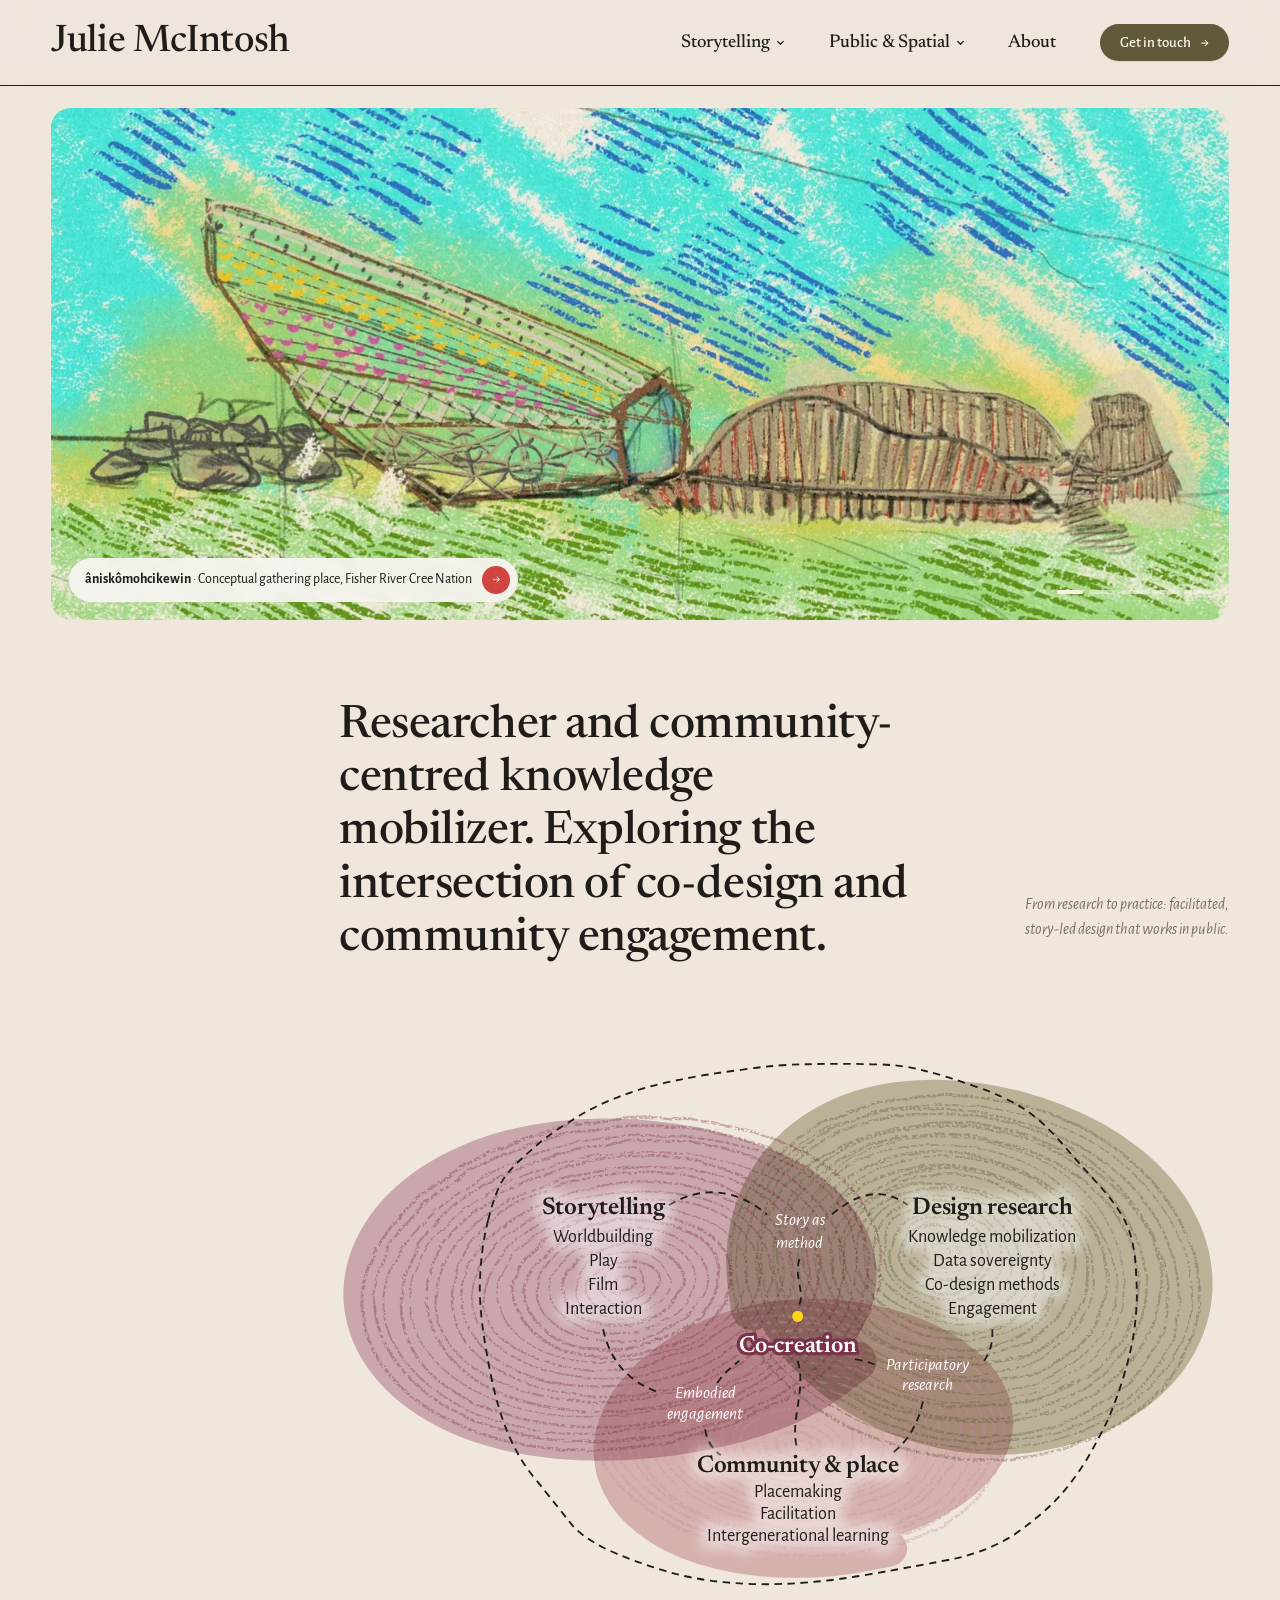
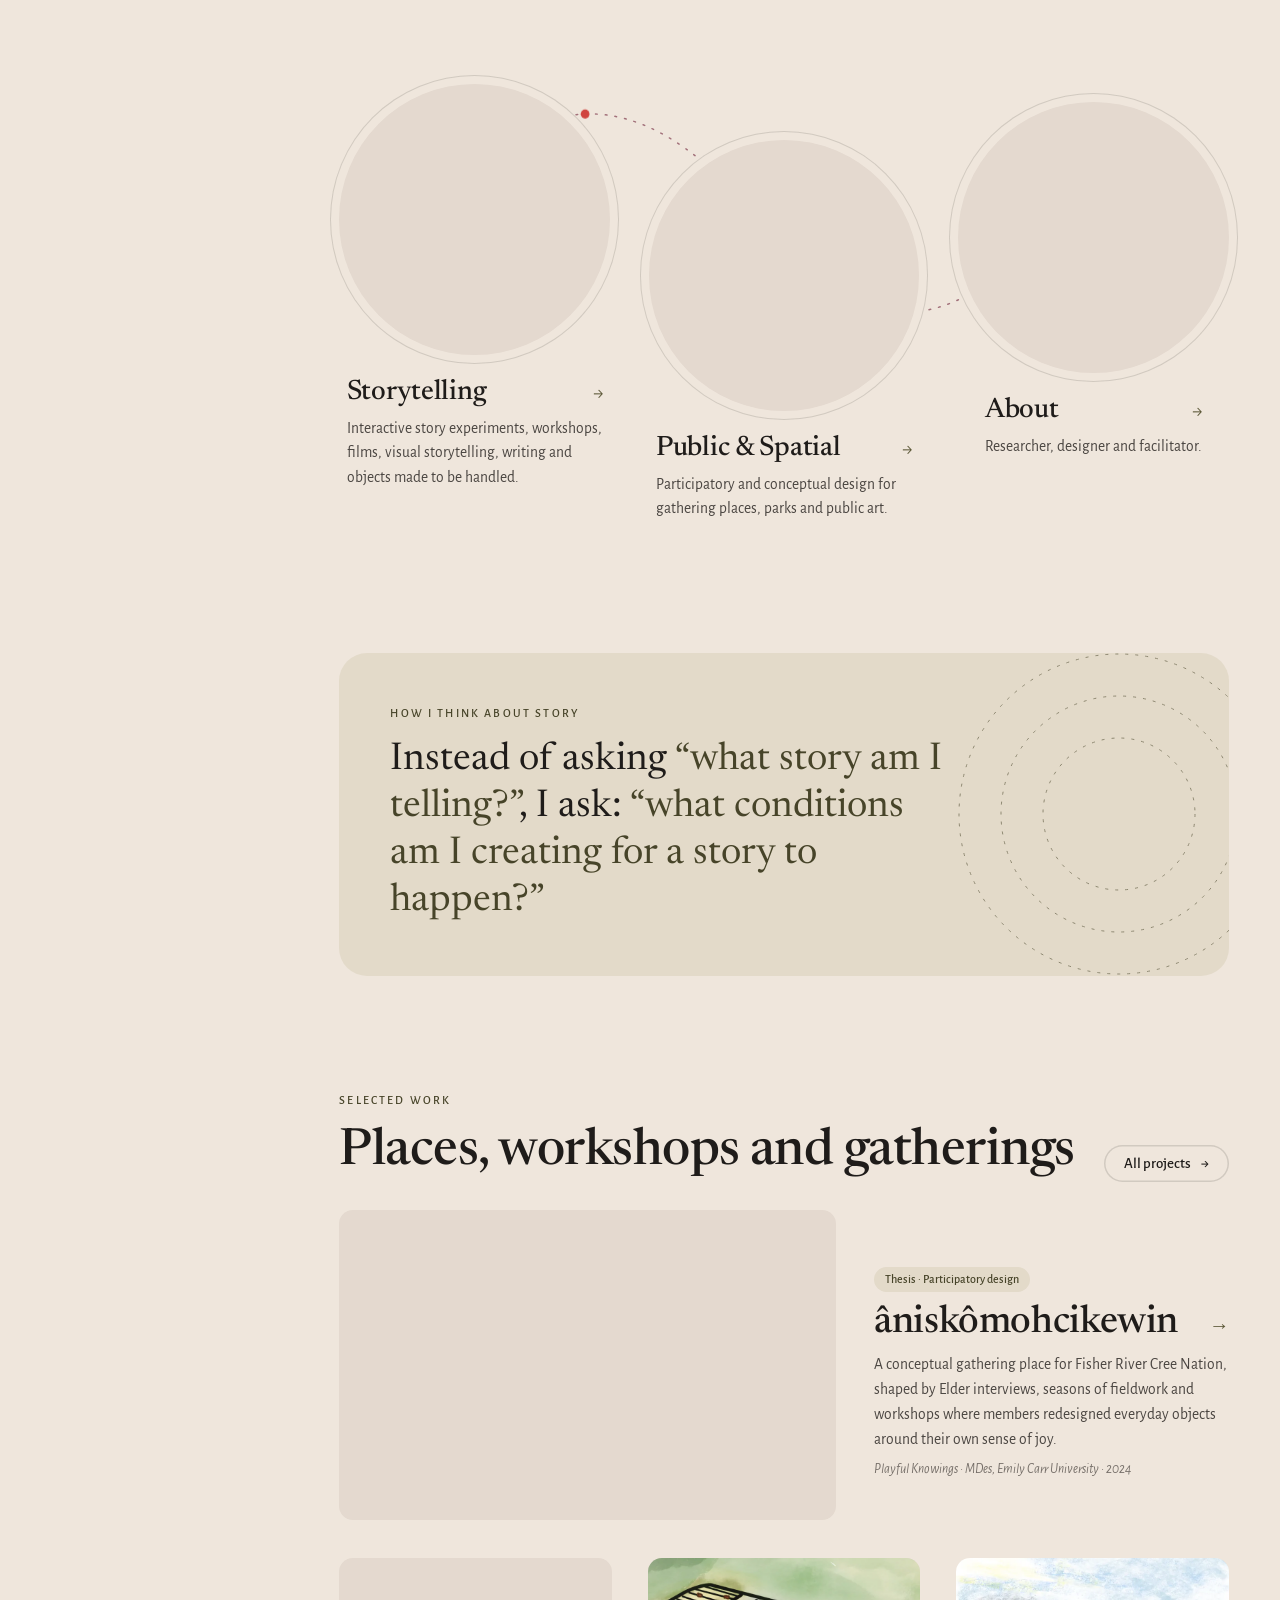
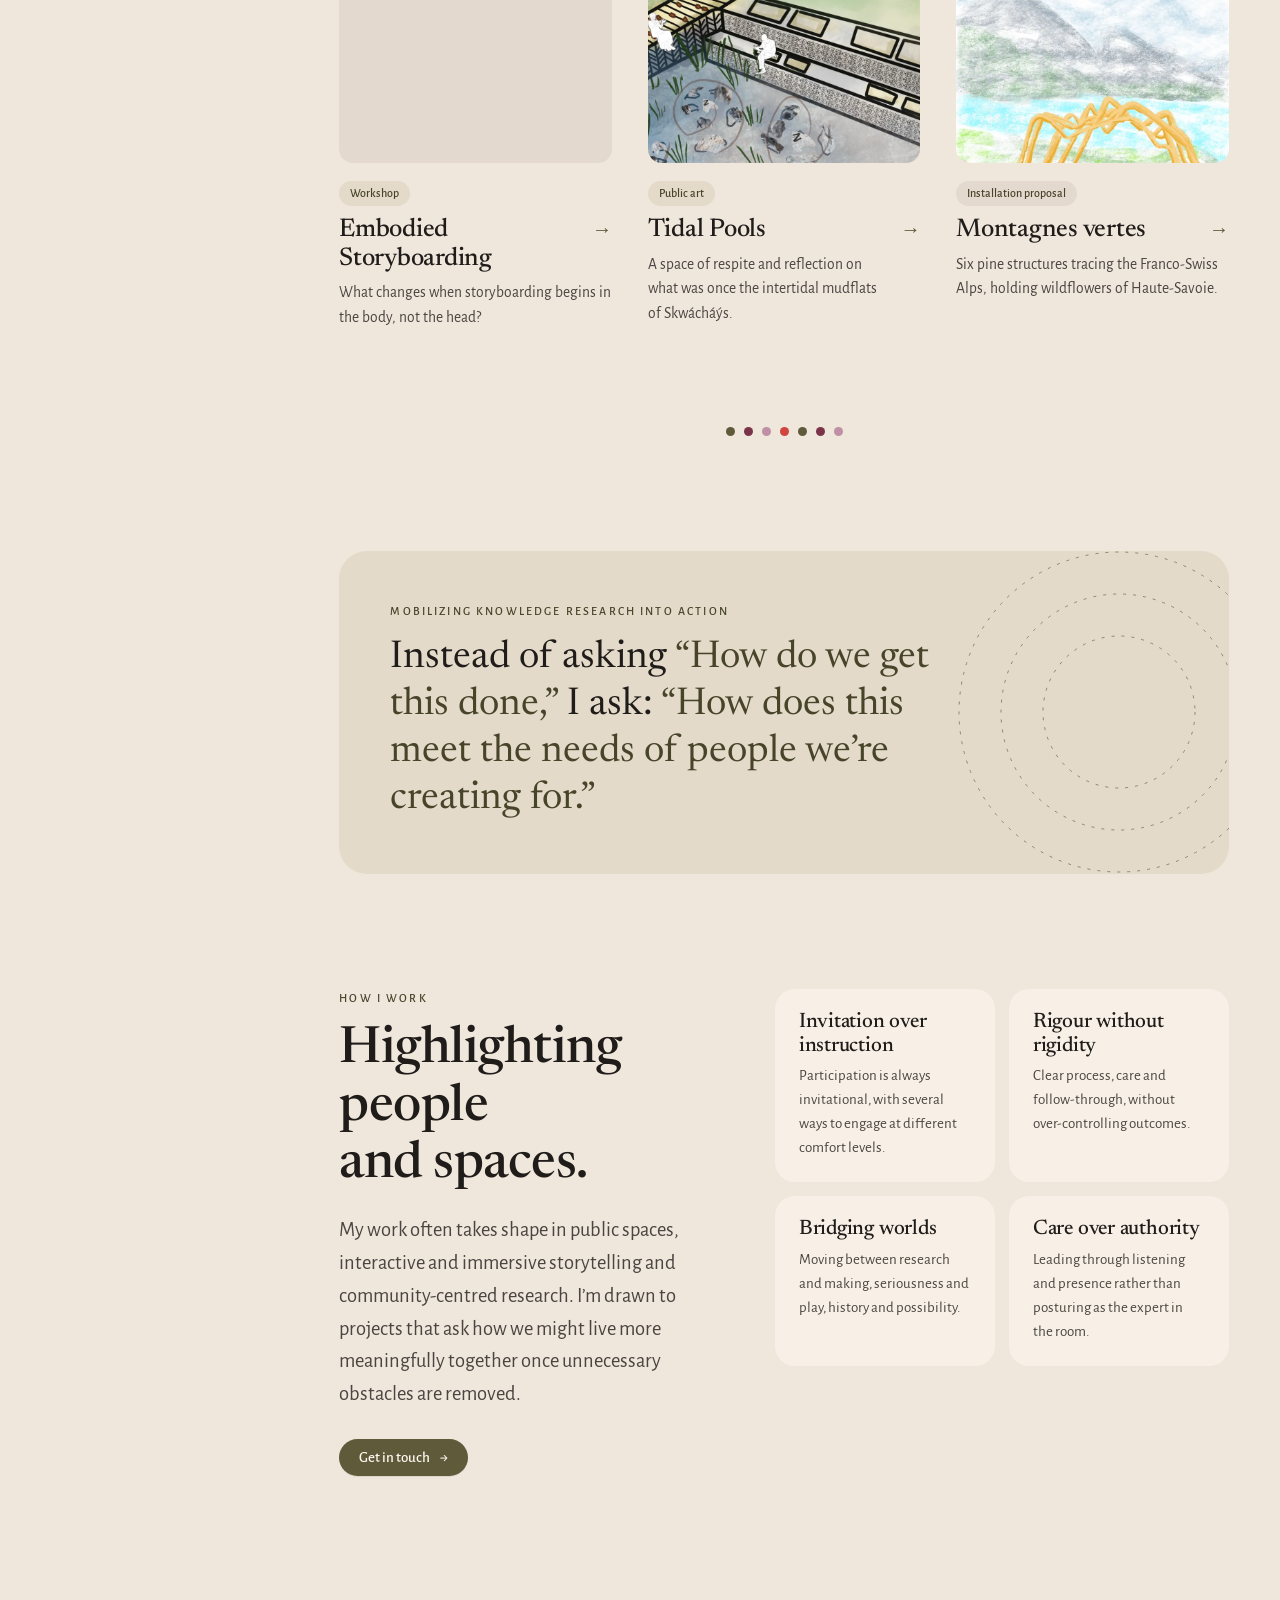
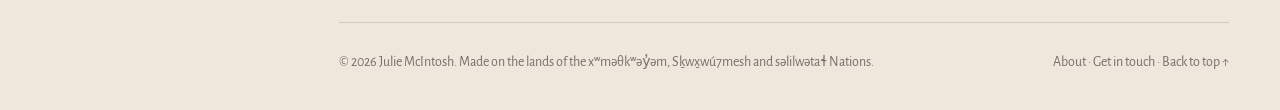
<file: index.html>
<!doctype html>
<html lang="en" class="no-js is-home">
<head>
<meta charset="utf-8">
<meta name="robots" content="noindex, nofollow">
<meta name="viewport" content="width=device-width, initial-scale=1">
<title>Julie McIntosh · Multimedia storyteller and Design researcher</title>
<meta name="description" content="Julie McIntosh is an interdisciplinary designer and researcher working with story, play and public space: participatory design, conceptual design, workshops, films and objects.">
<meta property="og:title" content="Julie McIntosh">
<meta property="og:description" content="Julie McIntosh is an interdisciplinary designer and researcher working with story, play and public space: participatory design, conceptual design, workshops, films and objects.">
<meta property="og:type" content="website">
<meta property="og:image" content="assets/img/aniskomohcikewin/panoramic-1600.webp">
<meta name="theme-color" content="#efe6dc">
<link rel="icon" href="favicon.svg" type="image/svg+xml">
<link rel="preconnect" href="https://fonts.googleapis.com">
<link rel="preconnect" href="https://fonts.gstatic.com" crossorigin>
<link href="https://fonts.googleapis.com/css2?family=Alegreya+Sans:ital,wght@0,400;0,500;0,700;1,400&family=Newsreader:opsz,wght@6..72,400;6..72,500;6..72,600&display=swap" rel="stylesheet">
<link rel="stylesheet" href="assets/css/style.css">
<script src="assets/js/main.js" defer></script>
</head>
<body>
<a class="skip" href="#main">Skip to content</a>
<header class="topnav">
  <a class="brand" href="index.html"><span class="brand__name">Julie McIntosh</span></a>
  <nav aria-label="Main menu"><ul class="topnav__list"><li class="topnav__item"><a class="topnav__link" href="storytelling.html">Storytelling<svg class="caret" viewBox="0 0 10 10" aria-hidden="true"><path d="M1.5 3.5 5 7l3.5-3.5" fill="none" stroke="currentColor" stroke-width="1.4"/></svg></a><ul class="topnav__menu"><li><a href="embodied-storyboarding.html">Embodied Storyboarding</a></li><li><a href="tall-tales.html">Tall Tales Storytelling App</a></li><li><a href="the-deceiviest.html">The Deceiviest Social Game</a></li><li><a href="films.html">Films</a></li><li><a href="material-practice.html">Material practice</a></li><li><a href="photography.html">Photography</a></li><li><a href="storytelling.html#writing">Writing</a></li></ul></li><li class="topnav__item"><a class="topnav__link" href="public-spatial.html">Public &amp; Spatial<svg class="caret" viewBox="0 0 10 10" aria-hidden="true"><path d="M1.5 3.5 5 7l3.5-3.5" fill="none" stroke="currentColor" stroke-width="1.4"/></svg></a><ul class="topnav__menu"><li><a href="aniskomohcikewin.html">âniskômohcikewin</a></li><li><a href="tidal-pools.html">Tidal Pools</a></li><li><a href="montagnes-vertes.html">Montagnes vertes</a></li></ul></li><li class="topnav__item"><a class="topnav__link" href="about.html">About</a></li><li><a class="btn" href="contact.html">Get in touch <span class="arrow">→</span></a></li></ul></nav>
</header>
<header class="topbar">
  <a class="brand" href="index.html"><span class="brand__name">Julie McIntosh</span></a>
  <button class="menu-btn" aria-controls="site-nav" aria-expanded="false"><i></i>Menu</button>
</header>
<div class="scrim" aria-hidden="true"></div>
<div class="home-hero">
  <div class="reel reveal" data-ms="6000" aria-roledescription="carousel" aria-label="Selected work">
    <div class="reel__slide is-active" data-href="aniskomohcikewin.html" data-cap="<b>âniskômohcikewin</b> · Conceptual gathering place, Fisher River Cree Nation" aria-roledescription="slide" aria-label="1 of 5"><img src="assets/img/aniskomohcikewin/panoramic-800.webp" srcset="assets/img/aniskomohcikewin/panoramic-800.webp 800w, assets/img/aniskomohcikewin/panoramic-1600.webp 1600w" sizes="(max-width: 960px) 100vw, 75vw" alt="Pastel drawing of a long wooden gathering structure in a green field" width="800" height="533" loading="eager" fetchpriority="high" decoding="async"></div><div class="reel__slide" style="--reel-zoom:1.2" data-href="embodied-storyboarding.html" data-cap="<b>Embodied Storyboarding</b> · Workshop for animators, ECUAD" aria-roledescription="slide" aria-label="2 of 5"><img src="assets/img/embodied/masks-wide-800.webp" srcset="assets/img/embodied/masks-wide-800.webp 800w, assets/img/embodied/masks-wide-1600.webp 1600w" sizes="(max-width: 960px) 100vw, 75vw" alt="Three participants wearing paper masks of a moose, a fox and a rabbit" width="800" height="450" loading="lazy" decoding="async"></div><div class="reel__slide" data-href="tidal-pools.html" data-cap="<b>Tidal Pools</b> · Public art proposal, Vancouver" aria-roledescription="slide" aria-label="3 of 5"><img src="assets/img/tidal-pools/render-2-800.webp" srcset="assets/img/tidal-pools/render-2-800.webp 800w, assets/img/tidal-pools/render-2-1600.webp 1600w" sizes="(max-width: 960px) 100vw, 75vw" alt="Illustration of a beaded boardwalk beside a tidal pool" width="800" height="630" loading="lazy" decoding="async"></div><div class="reel__slide" data-href="montagnes-vertes.html" data-cap="<b>Montagnes vertes</b> · Installation proposal, Annecy Paysages" aria-roledescription="slide" aria-label="4 of 5"><img src="assets/img/annecy/sketch-lake-800.webp" srcset="assets/img/annecy/sketch-lake-800.webp 800w, assets/img/annecy/sketch-lake-1600.webp 1600w" sizes="(max-width: 960px) 100vw, 75vw" alt="Painted sketch of orange arches beside a turquoise mountain lake" width="800" height="1035" loading="lazy" decoding="async" style="object-position:50% 65%"></div><div class="reel__slide" data-href="films.html" data-cap="<b>Origins of Evolution</b> · Digital paint-on-glass animation" aria-roledescription="slide" aria-label="5 of 5"><img src="assets/img/films/origins-still-800.webp" srcset="assets/img/films/origins-still-800.webp 800w, assets/img/films/origins-still-1600.webp 1600w" sizes="(max-width: 960px) 100vw, 75vw" alt="Painted teal and green brushstrokes with a small creature’s face peering out of the waves" width="800" height="800" loading="lazy" decoding="async"></div>
    <a class="reel__caption" href="aniskomohcikewin.html"><span data-cap><b>âniskômohcikewin</b> · Conceptual gathering place, Fisher River Cree Nation</span><i class="pill-arrow" aria-hidden="true">→</i></a>
    <div class="reel__dots"><button class="reel__dot is-active" aria-label="Show âniskômohcikewin"></button><button class="reel__dot" aria-label="Show Embodied Storyboarding"></button><button class="reel__dot" aria-label="Show Tidal Pools"></button><button class="reel__dot" aria-label="Show Montagnes vertes"></button><button class="reel__dot" aria-label="Show Origins of Evolution"></button></div>
    <button class="reel__pause" aria-label="Pause slideshow">&#10073;&#10073;</button>
  </div></div>
<div class="shell">
<aside class="sidebar" id="site-nav"><div class="sidebar__panel">
  <a class="brand" href="index.html"><span class="brand__name">Julie McIntosh</span><span class="brand__tag">Multimedia storyteller and Design researcher. Bringing concepts to life through co-creation.</span></a>
  <nav aria-label="Main"><ul class="nav">
    <li class="nav__item"><a class="nav__link" href="index.html" aria-current="page"><span class="nav__num"></span>Home</a></li>
    <li class="nav__item"><a class="nav__link" href="storytelling.html"><span class="nav__num">I</span>Storytelling</a><ul class="subnav"><li><a href="embodied-storyboarding.html">Embodied Storyboarding</a></li><li><a href="tall-tales.html">Tall Tales Storytelling App</a></li><li><a href="the-deceiviest.html">The Deceiviest Social Game</a></li><li><a href="films.html">Films</a></li><li><a href="material-practice.html">Material practice</a></li><li><a href="photography.html">Photography</a></li><li><a href="storytelling.html#writing">Writing</a></li></ul></li><li class="nav__item"><a class="nav__link" href="public-spatial.html"><span class="nav__num">II</span>Public &amp; Spatial</a><ul class="subnav"><li><a href="aniskomohcikewin.html">âniskômohcikewin</a></li><li><a href="tidal-pools.html">Tidal Pools</a></li><li><a href="montagnes-vertes.html">Montagnes vertes</a></li></ul></li><li class="nav__item"><a class="nav__link" href="about.html"><span class="nav__num">III</span>About</a></li>
  </ul></nav>
  <div class="sidebar__foot">
    <a class="btn" href="contact.html">Get in touch <span class="arrow">→</span></a>
    <p class="sidebar__note"><strong>Vancouver, Canada</strong><br>Located within the shared, unceded, ancestral territories of the xʷməθkʷəy̓əm (Musqueam), Sḵwx̱wú7mesh (Squamish) and səlilwətaɬ (Tsleil-Waututh) Nations.</p>
  </div>
</div></aside>
<div class="main">
<main id="main" class="page">

<section class="hero" aria-label="Introduction">
  <div class="intro">
    <div>
      <h1 class="reveal">Researcher and community-centred knowledge mobilizer. Exploring the intersection of co-design and community engagement.</h1>
    </div>
    <p class="aside-note reveal">From research to practice: facilitated, story-led design that works in public.</p>
  </div>
</section>

<section class="pools reveal" aria-label="Where the work meets">
  <svg class="pools__map" viewBox="0 -12 960 582" role="img" aria-labelledby="pools-t">
    <title id="pools-t">Hand-drawn map of three overlapping ovals. Storytelling, Design research and Community and place overlap at Co-creation.</title>
    <defs><filter id="pool-print" x="-5%" y="-5%" width="110%" height="110%">
      <feTurbulence type="fractalNoise" baseFrequency=".03 .05" numOctaves="2" seed="4" result="warp"/>
      <feDisplacementMap in="SourceGraphic" in2="warp" scale="5" result="drawn"/>
      <feTurbulence type="fractalNoise" baseFrequency=".32" numOctaves="2" seed="9" result="grain"/>
      <feColorMatrix in="grain" values="0 0 0 0 0  0 0 0 0 0  0 0 0 0 0  0 0 0 -7 4.3" result="flecks"/>
      <feComposite in="drawn" in2="flecks" operator="in"/>
    </filter>
    <filter id="pool-soft" x="-10%" y="-20%" width="120%" height="140%"><feGaussianBlur stdDeviation="6"/></filter></defs>
    <path class="pools__paint w1" d="M559.2 318.5Q524.5 345.9 503.5 356.8Q482.6 367.7 459.3 375.9Q435.9 384.1 411.3 389.8Q386.6 395.6 361.2 399.1Q335.8 402.6 310.2 404.0Q284.7 405.4 259.4 404.3Q234.1 403.3 209.9 399.5Q185.8 395.7 163.6 389.1Q141.4 382.5 122.1 373.2Q102.8 363.9 87.1 352.5Q71.4 341.1 59.7 328.1Q48.0 315.1 40.3 301.1Q32.6 287.0 29.0 272.3Q25.3 257.6 25.8 242.4Q26.3 227.2 31.1 211.8Q36.0 196.4 45.3 181.4Q54.7 166.3 68.6 152.4Q82.6 138.4 100.7 126.4Q118.9 114.4 140.6 105.1Q162.2 95.8 186.2 89.6Q210.1 83.5 235.2 80.5Q260.3 77.5 285.4 77.5Q310.6 77.4 334.9 79.8Q359.2 82.2 382.1 86.8Q405.0 91.3 426.0 97.8Q447.0 104.3 465.6 112.7Q484.2 121.1 499.7 131.4Q515.2 141.6 527.0 153.5Q538.8 165.4 546.4 178.5Q553.9 191.7 557.0 205.6Q560.1 219.4 558.6 233.5Q557.2 247.6 551.4 261.4Q545.6 275.2 535.8 288.3Q526.1 301.4 512.6 313.5Q499.2 325.5 482.5 336.3Q465.9 347.0 446.4 356.1Q426.9 365.1 405.2 372.1Q383.5 379.0 360.2 383.3Q336.9 387.6 313.0 389.1Q289.1 390.5 265.5 388.9Q242.0 387.4 219.9 383.0Q197.7 378.7 177.8 371.9Q157.9 365.1 140.7 356.4Q123.6 347.7 109.7 337.6Q95.7 327.4 85.2 316.2Q74.7 304.9 67.9 292.9Q61.0 280.8 58.1 268.1Q55.1 255.5 56.3 242.6Q57.4 229.6 62.7 216.9Q68.1 204.2 77.5 192.1Q86.8 180.0 100.0 169.0Q113.1 158.1 129.3 148.6Q145.6 139.1 164.4 131.4Q183.1 123.7 203.7 117.8Q224.3 111.9 246.2 107.9Q268.0 104.0 290.4 102.2Q312.8 100.4 335.1 100.8Q357.3 101.3 378.7 104.3Q400.0 107.2 419.6 112.6Q439.1 118.0 456.0 125.7Q472.9 133.5 486.3 143.0Q499.8 152.6 509.5 163.5Q519.1 174.4 524.7 186.0Q530.3 197.6 532.0 209.5Q533.7 221.3 531.7 233.1Q529.6 244.8 524.0 256.2Q518.4 267.7 509.3 278.5Q500.3 289.4 488.0 299.5Q475.8 309.6 460.5 318.4Q445.3 327.3 427.5 334.6Q409.7 341.9 390.0 347.3Q370.2 352.7 349.3 356.0Q328.4 359.3 307.1 360.5Q285.9 361.7 264.9 360.8Q243.9 359.9 223.9 357.2Q203.9 354.4 185.5 349.9Q167.0 345.3 150.7 339.0Q134.4 332.6 120.9 324.6Q107.4 316.6 97.2 307.2Q87.1 297.7 80.9 287.1Q74.7 276.6 72.8 265.5Q70.8 254.3 73.1 243.3Q75.3 232.2 81.5 221.6Q87.8 211.1 97.4 201.4Q107.1 191.8 119.7 183.2Q132.2 174.6 147.2 167.1Q162.2 159.6 179.1 153.3Q196.1 147.0 214.6 142.0Q233.1 137.0 252.8 133.6Q272.4 130.3 292.6 128.7Q312.7 127.2 332.7 127.6Q352.7 128.1 371.7 130.6Q390.7 133.1 408.0 137.4Q425.4 141.8 440.5 147.7Q455.6 153.7 468.1 160.9Q480.6 168.2 490.1 176.5Q499.6 184.7 505.8 193.9Q512.1 203.0 514.8 212.7Q517.6 222.5 516.5 232.5Q515.5 242.6 510.5 252.4Q505.6 262.3 496.9 271.6Q488.2 280.8 476.1 288.9Q464.1 297.0 449.3 303.6Q434.5 310.3 417.8 315.3Q401.0 320.4 383.0 323.9Q365.0 327.4 346.3 329.6Q327.6 331.8 308.8 332.7Q290.0 333.5 271.4 333.2Q252.9 332.8 235.1 331.0Q217.3 329.2 200.8 325.9Q184.4 322.7 169.9 317.8Q155.4 313.0 143.5 306.8Q131.6 300.5 122.7 293.1Q113.8 285.8 108.3 277.6Q102.8 269.5 100.6 260.9Q98.4 252.4 99.6 243.7Q100.8 235.0 105.2 226.4Q109.7 217.8 117.2 209.5Q124.8 201.3 135.3 193.6Q145.8 186.0 159.1 179.3Q172.3 172.7 187.8 167.4Q203.4 162.2 220.5 158.6Q237.6 155.1 255.6 153.3Q273.5 151.6 291.5 151.5Q309.5 151.5 326.9 152.8Q344.3 154.2 360.5 156.7Q376.8 159.2 391.5 162.7Q406.3 166.1 419.4 170.3Q432.4 174.5 443.4 179.6Q454.3 184.7 462.8 190.6Q471.3 196.6 476.9 203.3Q482.5 210.0 484.8 217.3Q487.2 224.7 486.1 232.2Q485.0 239.8 480.6 247.3Q476.2 254.7 468.7 261.7Q461.2 268.8 451.0 275.1Q440.8 281.5 428.4 287.2Q415.9 292.8 401.6 297.5Q387.3 302.3 371.6 306.0Q355.9 309.6 339.2 312.0Q322.5 314.5 305.5 315.3Q288.5 316.2 271.8 315.5Q255.2 314.8 239.6 312.5Q224.1 310.3 210.3 306.7Q196.4 303.1 184.8 298.6Q173.1 294.2 163.8 289.1Q154.6 284.0 147.7 278.6Q140.9 273.2 136.5 267.6Q132.1 262.0 130.3 256.1Q128.4 250.2 129.2 244.1Q130.0 237.9 133.7 231.7Q137.3 225.4 143.9 219.3Q150.4 213.2 159.8 207.5Q169.1 201.8 180.9 197.0Q192.6 192.1 206.3 188.2Q219.9 184.3 234.9 181.4Q249.8 178.6 265.5 176.7Q281.2 174.9 297.0 174.1Q312.9 173.2 328.4 173.4Q344.0 173.6 358.8 174.8Q373.6 176.0 387.0 178.3Q400.5 180.7 412.0 184.1Q423.5 187.5 432.6 191.8Q441.7 196.1 448.0 201.0Q454.4 205.9 457.8 211.1Q461.3 216.2 461.9 221.3Q462.6 226.5 460.7 231.4Q458.8 236.4 454.6 241.2Q450.3 246.0 443.9 250.6Q437.5 255.2 429.0 259.7Q420.5 264.2 410.0 268.4Q399.5 272.6 387.2 276.2Q374.9 279.9 361.3 282.7Q347.6 285.6 333.0 287.4Q318.4 289.2 303.5 290.0Q288.7 290.7 274.2 290.4Q259.6 290.1 246.0 288.9Q232.3 287.8 219.9 285.9Q207.5 284.0 196.8 281.4Q186.0 278.9 177.2 275.8Q168.4 272.7 161.9 269.0Q155.4 265.4 151.5 261.4Q147.6 257.4 146.5 253.2Q145.4 249.0 147.1 244.8Q148.7 240.6 153.1 236.7Q157.4 232.7 164.1 229.2Q170.7 225.7 179.4 222.5Q188.0 219.4 198.2 216.7Q208.4 214.0 219.9 211.6Q231.3 209.2 243.8 207.1Q256.2 205.0 269.4 203.3Q282.5 201.6 296.0 200.5Q309.4 199.4 322.8 199.0Q336.1 198.7 348.8 199.1Q361.4 199.6 372.9 200.8Q384.4 202.1 394.3 204.0Q404.2 205.9 412.1 208.3Q420.0 210.7 425.7 213.4Q431.5 216.2 435.0 219.1Q438.5 222.0 439.6 225.0Q440.8 228.0 439.6 231.1Q438.3 234.2 434.8 237.2Q431.2 240.2 425.4 243.0Q419.5 245.8 411.6 248.3Q403.8 250.8 394.2 252.8Q384.6 254.9 373.7 256.4Q362.8 258.0 351.1 259.1Q339.4 260.2 327.3 261.0Q315.1 261.8 302.9 262.3Q290.7 262.8 278.8 263.0Q266.8 263.2 255.5 263.1Q244.1 263.1 233.8 262.6Q223.4 262.2 214.3 261.3Q205.3 260.5 197.9 259.2Q190.6 257.9 185.3 256.3Q179.9 254.7 176.8 252.8Q173.7 250.9 172.8 249.0Q171.9 247.0 173.3 245.1Q174.7 243.1 178.1 241.3Q181.6 239.4 187.0 237.7Q192.4 235.9 199.5 234.3Q206.7 232.7 215.3 231.3Q224.0 229.9 233.8 228.7Q243.7 227.5 254.4 226.6Q265.1 225.7 276.3 225.1Q287.5 224.5 298.7 224.2Q309.9 223.9 320.8 223.8Q331.7 223.8 341.9 223.9Q352.1 224.0 361.2 224.2Q370.4 224.4 378.4 224.7Q386.3 225.1 392.7 225.5Q399.1 225.9 403.8 226.5Q408.5 227.0 411.4 227.7Q414.2 228.4 415.0 229.1Q415.8 229.9 414.6 230.7Q413.4 231.5 410.2 232.2Q407.0 233.0 402.1 233.7Q397.1 234.4 390.5 235.1Q383.9 235.7 376.0 236.3Q368.1 236.8 359.1 237.3Q350.2 237.8 340.5 238.3Q330.8 238.7 320.7 239.1Q310.6 239.5 300.5 239.9Q290.4 240.2 280.5 240.5Q270.7 240.8 261.5 241.1" stroke-width="42"/>
    <path class="pools__paint w2" d="M446.1 262.1Q440.3 225.3 440.8 207.8Q441.3 190.3 444.9 173.8Q448.5 157.4 455.2 141.9Q462.0 126.5 472.1 112.5Q482.2 98.5 495.8 86.4Q509.3 74.4 526.1 65.0Q542.9 55.6 562.2 49.3Q581.5 43.1 602.6 40.2Q623.6 37.4 645.4 37.7Q667.3 38.0 689.3 41.2Q711.2 44.4 732.8 50.2Q754.4 56.0 775.1 64.3Q795.8 72.6 815.0 83.4Q834.1 94.3 850.9 107.7Q867.6 121.1 880.8 136.7Q894.1 152.3 903.0 169.5Q912.0 186.7 916.1 204.5Q920.2 222.3 919.6 239.6Q918.9 256.9 913.9 272.9Q909.0 288.8 900.4 303.0Q891.9 317.2 880.4 329.3Q868.9 341.5 854.9 351.7Q841.0 361.9 824.9 370.0Q808.7 378.1 790.7 383.9Q772.6 389.7 753.0 392.9Q733.4 396.1 712.7 396.3Q692.1 396.5 671.2 393.5Q650.4 390.5 630.1 384.5Q609.8 378.5 590.9 369.8Q572.0 361.1 555.0 350.1Q538.0 339.1 523.4 326.3Q508.9 313.6 497.1 299.4Q485.3 285.3 476.7 270.1Q468.1 254.9 463.1 239.2Q458.1 223.4 456.9 207.6Q455.8 191.8 458.9 176.6Q461.9 161.4 469.0 147.4Q476.1 133.5 487.0 121.6Q497.9 109.6 511.9 100.1Q525.9 90.6 542.3 83.8Q558.7 77.0 576.8 72.9Q594.8 68.7 613.9 67.1Q632.9 65.4 652.5 66.2Q672.1 66.9 691.7 70.0Q711.3 73.1 730.5 78.5Q749.7 83.8 767.8 91.6Q785.9 99.3 802.2 109.2Q818.5 119.2 832.5 131.0Q846.4 142.8 857.3 156.1Q868.3 169.3 876.0 183.5Q883.7 197.6 887.9 212.0Q892.2 226.4 893.1 240.7Q893.9 255.0 891.4 268.8Q888.9 282.6 882.9 295.4Q877.0 308.2 867.7 319.7Q858.4 331.1 846.0 340.6Q833.6 350.1 818.5 357.2Q803.3 364.3 786.1 368.5Q768.9 372.8 750.4 374.0Q731.9 375.3 713.0 373.7Q694.1 372.1 675.5 368.0Q656.8 363.9 639.0 357.7Q621.2 351.5 604.7 343.6Q588.1 335.7 573.0 326.3Q558.0 317.0 544.8 306.4Q531.7 295.7 521.0 283.9Q510.2 272.1 502.4 259.5Q494.5 246.8 489.9 233.6Q485.3 220.5 484.3 207.4Q483.2 194.3 485.7 181.8Q488.2 169.4 493.9 157.9Q499.7 146.5 508.5 136.5Q517.2 126.5 528.5 118.1Q539.9 109.7 553.5 103.2Q567.1 96.6 582.7 92.2Q598.2 87.8 615.1 85.7Q632.1 83.6 649.9 84.2Q667.7 84.8 685.5 88.1Q703.3 91.3 720.4 97.2Q737.5 103.0 753.2 111.0Q768.8 119.0 782.5 128.6Q796.2 138.2 807.6 148.8Q819.1 159.5 828.2 170.7Q837.3 181.9 844.0 193.5Q850.7 205.0 854.9 216.6Q859.1 228.3 860.6 239.8Q862.0 251.4 860.5 262.6Q859.0 273.7 854.4 284.2Q849.7 294.6 842.0 303.7Q834.4 312.9 823.9 320.4Q813.5 327.8 800.8 333.4Q788.1 338.9 773.7 342.4Q759.3 345.8 743.8 347.2Q728.2 348.7 712.0 348.1Q695.8 347.5 679.4 344.9Q663.1 342.4 647.0 337.8Q631.0 333.3 616.0 326.8Q600.9 320.3 587.5 312.0Q574.1 303.6 563.0 293.9Q551.8 284.1 543.4 273.5Q535.0 262.8 529.4 251.8Q523.9 240.8 521.2 229.9Q518.5 219.1 518.4 208.9Q518.3 198.6 520.5 189.0Q522.8 179.5 527.4 170.7Q532.0 162.0 538.8 154.1Q545.6 146.3 554.6 139.6Q563.7 132.9 574.8 127.7Q586.0 122.4 599.0 119.0Q612.0 115.5 626.3 114.2Q640.6 112.8 655.6 113.6Q670.6 114.4 685.7 117.2Q700.7 120.0 715.3 124.5Q729.9 129.1 743.6 135.1Q757.3 141.1 769.7 148.4Q782.1 155.7 792.8 164.0Q803.5 172.3 812.1 181.5Q820.7 190.7 826.7 200.4Q832.7 210.2 835.9 220.0Q839.0 229.9 839.1 239.4Q839.2 248.9 836.4 257.6Q833.6 266.2 828.3 273.7Q822.9 281.1 815.5 287.3Q808.1 293.4 799.0 298.3Q789.9 303.1 779.4 306.8Q768.9 310.5 757.1 313.0Q745.4 315.5 732.6 316.7Q719.9 318.0 706.3 317.8Q692.7 317.6 678.8 315.7Q664.9 313.8 651.2 310.1Q637.5 306.5 624.7 301.1Q611.9 295.8 600.4 289.1Q589.0 282.3 579.3 274.7Q569.6 267.0 561.9 258.7Q554.2 250.5 548.6 242.0Q543.1 233.4 539.7 224.9Q536.4 216.4 535.5 208.1Q534.6 199.8 536.3 192.0Q537.9 184.2 542.2 177.2Q546.4 170.3 553.1 164.6Q559.8 158.9 568.6 154.8Q577.3 150.7 587.6 148.2Q598.0 145.7 609.3 144.8Q620.7 143.8 632.6 144.2Q644.6 144.5 656.8 145.9Q669.0 147.3 681.3 149.5Q693.6 151.8 705.8 154.9Q718.1 158.0 729.9 162.0Q741.7 166.1 752.6 171.3Q763.6 176.4 773.1 182.6Q782.7 188.8 790.3 195.8Q798.0 202.8 803.4 210.2Q808.8 217.7 811.8 225.2Q814.8 232.6 815.4 239.8Q816.1 246.9 814.5 253.4Q813.0 259.9 809.4 265.7Q805.9 271.5 800.4 276.4Q794.9 281.3 787.6 285.1Q780.2 289.0 771.3 291.6Q762.4 294.2 752.1 295.3Q741.9 296.4 730.9 295.9Q719.8 295.5 708.5 293.6Q697.1 291.7 685.9 288.6Q674.7 285.5 664.1 281.6Q653.4 277.7 643.4 273.2Q633.4 268.7 624.2 264.0Q615.0 259.2 606.7 254.1Q598.4 249.0 591.3 243.6Q584.3 238.2 578.7 232.4Q573.2 226.7 569.6 220.7Q566.0 214.8 564.6 208.9Q563.2 203.0 564.1 197.6Q565.0 192.1 568.1 187.4Q571.3 182.7 576.3 178.9Q581.4 175.1 588.0 172.4Q594.6 169.7 602.6 168.0Q610.5 166.3 619.4 165.5Q628.3 164.8 637.9 165.1Q647.5 165.3 657.6 166.6Q667.7 167.9 677.8 170.2Q688.0 172.5 697.8 175.8Q707.6 179.1 716.7 183.3Q725.7 187.4 733.7 192.0Q741.7 196.7 748.5 201.5Q755.2 206.4 760.7 211.3Q766.1 216.1 770.3 220.8Q774.4 225.5 777.2 229.9Q780.0 234.4 781.4 238.7Q782.7 242.9 782.4 246.9Q782.2 250.9 780.1 254.5Q778.1 258.1 774.3 261.1Q770.4 264.1 764.9 266.3Q759.4 268.5 752.5 269.6Q745.6 270.8 737.7 270.9Q729.7 271.1 721.1 270.2Q712.6 269.4 703.7 267.8Q694.8 266.2 685.9 263.9Q677.0 261.7 668.3 258.9Q659.7 256.1 651.5 252.9Q643.4 249.7 636.0 246.1Q628.6 242.5 622.3 238.7Q616.0 234.8 611.0 230.9Q606.0 227.0 602.5 223.1Q599.0 219.3 596.9 215.8Q594.9 212.3 594.3 209.3Q593.7 206.2 594.5 203.7Q595.2 201.1 597.3 199.0Q599.3 196.9 602.5 195.3Q605.8 193.6 610.3 192.5Q614.7 191.3 620.3 190.7Q625.9 190.1 632.5 190.1Q639.0 190.1 646.4 190.9Q653.7 191.6 661.4 193.1Q669.1 194.5 676.9 196.6Q684.7 198.7 692.3 201.3Q699.9 203.8 706.9 206.7Q714.0 209.5 720.4 212.5Q726.8 215.4 732.3 218.3Q737.8 221.3 742.3 224.1Q746.9 226.9 750.2 229.5Q753.6 232.1 755.8 234.5Q757.9 236.8 758.7 238.8Q759.5 240.8 758.9 242.3Q758.4 243.8 756.6 244.8Q754.8 245.8 751.8 246.2Q748.9 246.7 745.0 246.7Q741.0 246.7 736.2 246.2Q731.5 245.8 726.0 244.9Q720.5 244.1 714.5 243.0Q708.5 241.8 702.2 240.4Q695.8 238.9 689.3 237.2Q682.7 235.5 676.3 233.5Q669.9 231.6 663.8 229.5Q657.8 227.4 652.3 225.2Q646.8 223.1 642.0 221.1Q637.2 219.1 633.3 217.3Q629.4 215.5 626.5 214.0Q623.6 212.5 621.7 211.3Q619.7 210.2 618.9 209.4Q618.0 208.7 618.2 208.3Q618.4 208.0 619.6 208.0Q620.9 208.1 623.1 208.6Q625.3 209.0 628.4 209.9Q631.5 210.7 635.3 211.9" stroke-width="46"/>
    <path class="pools__paint w3" d="M594.0 520.9Q554.3 529.2 533.8 531.2Q513.2 533.2 492.6 533.2Q471.9 533.2 451.7 531.1Q431.5 529.0 412.5 524.5Q393.4 520.1 376.4 513.2Q359.3 506.4 345.2 497.2Q331.1 488.1 320.7 477.3Q310.3 466.4 304.0 454.6Q297.6 442.8 295.3 430.8Q293.0 418.8 294.2 407.1Q295.4 395.5 299.6 384.5Q303.8 373.4 310.6 363.0Q317.4 352.5 326.7 342.6Q335.9 332.6 347.7 323.3Q359.4 314.0 373.7 305.6Q387.9 297.3 404.5 290.5Q421.1 283.7 439.4 279.0Q457.8 274.3 477.2 272.1Q496.5 269.9 516.0 270.2Q535.5 270.5 554.3 273.1Q573.1 275.7 590.5 280.3Q607.9 285.0 623.5 291.3Q639.0 297.6 652.3 305.4Q665.6 313.2 676.1 322.4Q686.7 331.5 694.0 341.7Q701.3 351.9 705.0 362.9Q708.6 373.9 708.4 385.0Q708.3 396.2 704.3 407.1Q700.3 417.9 692.8 428.0Q685.3 438.0 674.9 447.0Q664.5 455.9 651.7 463.7Q638.9 471.4 624.3 477.9Q609.6 484.4 593.4 489.6Q577.2 494.9 559.8 498.7Q542.4 502.4 524.2 504.6Q506.1 506.8 487.7 507.2Q469.4 507.6 451.5 506.0Q433.5 504.4 416.8 500.7Q400.0 497.1 385.0 491.5Q370.1 485.9 357.6 478.7Q345.1 471.5 335.4 463.0Q325.7 454.6 319.1 445.3Q312.5 436.0 309.0 426.2Q305.5 416.4 305.3 406.4Q305.1 396.4 308.2 386.4Q311.2 376.5 317.6 367.0Q323.9 357.4 333.4 348.8Q342.9 340.1 355.2 332.7Q367.5 325.2 382.0 319.4Q396.5 313.5 412.6 309.3Q428.6 305.2 445.6 302.7Q462.6 300.2 479.9 299.2Q497.2 298.2 514.3 298.5Q531.5 298.9 548.1 300.5Q564.7 302.2 580.4 305.1Q596.0 308.1 610.3 312.4Q624.6 316.8 636.9 322.6Q649.2 328.5 658.9 335.6Q668.7 342.8 675.4 351.0Q682.1 359.2 685.6 368.1Q689.0 377.0 689.0 386.1Q689.1 395.2 685.9 404.1Q682.8 413.0 676.6 421.4Q670.5 429.9 661.7 437.7Q652.9 445.4 641.7 452.3Q630.4 459.2 617.1 464.9Q603.8 470.7 588.8 475.0Q573.9 479.3 557.7 482.0Q541.6 484.7 525.1 485.6Q508.5 486.5 492.1 485.7Q475.7 484.9 460.1 482.6Q444.6 480.2 430.3 476.7Q416.0 473.2 403.3 468.7Q390.5 464.2 379.6 458.9Q368.7 453.6 359.8 447.5Q350.9 441.5 344.3 434.7Q337.7 427.9 333.8 420.5Q329.9 413.0 329.0 405.1Q328.2 397.2 330.5 389.2Q332.8 381.2 338.3 373.5Q343.7 365.8 352.1 358.9Q360.4 351.9 371.2 346.0Q382.0 340.0 394.6 335.1Q407.3 330.3 421.3 326.6Q435.4 322.9 450.4 320.5Q465.3 318.0 480.8 316.8Q496.2 315.6 511.6 315.8Q527.0 316.0 541.8 317.6Q556.6 319.3 570.2 322.3Q583.9 325.4 595.8 329.7Q607.7 334.0 617.4 339.2Q627.2 344.4 634.6 350.3Q642.1 356.1 647.2 362.3Q652.2 368.5 654.9 374.9Q657.7 381.2 658.0 387.8Q658.4 394.3 656.4 400.9Q654.4 407.5 649.9 414.1Q645.4 420.7 638.4 427.0Q631.4 433.3 621.9 439.0Q612.4 444.7 600.8 449.4Q589.2 454.1 575.9 457.5Q562.7 460.9 548.5 462.9Q534.3 464.9 519.7 465.6Q505.2 466.3 490.8 465.8Q476.4 465.4 462.6 463.8Q448.9 462.3 436.2 459.8Q423.5 457.3 412.2 453.9Q400.9 450.6 391.4 446.3Q381.9 442.0 374.7 437.0Q367.5 432.0 362.8 426.5Q358.1 421.0 356.1 415.3Q354.1 409.5 354.7 403.9Q355.3 398.2 358.3 392.7Q361.3 387.3 366.4 382.2Q371.5 377.1 378.5 372.2Q385.6 367.4 394.3 362.8Q403.0 358.3 413.4 354.2Q423.8 350.0 435.6 346.5Q447.4 343.0 460.3 340.5Q473.3 337.9 486.9 336.6Q500.5 335.2 514.2 335.2Q527.8 335.3 540.8 336.6Q553.9 337.9 565.8 340.4Q577.7 342.8 588.1 346.0Q598.4 349.3 607.0 353.1Q615.6 356.9 622.3 361.1Q628.9 365.3 633.5 369.8Q638.0 374.3 640.2 379.0Q642.5 383.7 642.3 388.6Q642.1 393.4 639.4 398.1Q636.8 402.8 631.8 407.1Q626.7 411.5 619.6 415.3Q612.5 419.2 603.7 422.4Q594.9 425.7 584.7 428.4Q574.6 431.1 563.5 433.3Q552.4 435.5 540.5 437.3Q528.7 439.1 516.4 440.3Q504.2 441.6 491.8 442.2Q479.4 442.8 467.2 442.5Q455.1 442.2 443.8 441.0Q432.4 439.8 422.4 437.6Q412.3 435.4 404.1 432.3Q395.8 429.3 389.6 425.8Q383.4 422.2 379.4 418.4Q375.4 414.5 373.6 410.6Q371.8 406.7 372.2 402.9Q372.5 399.1 374.9 395.4Q377.4 391.7 381.7 388.2Q386.1 384.7 392.4 381.5Q398.7 378.3 406.6 375.5Q414.6 372.7 424.0 370.5Q433.4 368.3 443.9 366.7Q454.3 365.1 465.4 364.1Q476.5 363.2 487.8 362.8Q499.1 362.3 510.3 362.4Q521.5 362.4 532.2 362.9Q543.0 363.3 553.1 364.1Q563.2 364.9 572.3 366.2Q581.4 367.4 589.2 369.2Q597.0 371.0 603.1 373.2Q609.2 375.5 613.4 378.2Q617.5 380.9 619.4 383.8Q621.4 386.7 621.1 389.7Q620.9 392.6 618.5 395.4Q616.1 398.2 611.8 400.8Q607.4 403.3 601.5 405.6Q595.5 407.8 588.1 409.7Q580.8 411.7 572.2 413.3Q563.7 414.9 554.2 416.2Q544.8 417.4 534.7 418.3Q524.7 419.2 514.4 419.6Q504.0 420.0 493.8 420.0Q483.6 419.9 473.8 419.5Q464.1 419.0 455.1 418.2Q446.1 417.4 438.2 416.3Q430.3 415.3 423.7 414.0Q417.1 412.8 411.9 411.4Q406.6 410.0 403.0 408.4Q399.4 406.8 397.5 405.1Q395.6 403.4 395.6 401.6Q395.5 399.8 397.4 398.0Q399.3 396.2 403.0 394.4Q406.7 392.7 412.1 391.2Q417.5 389.7 424.3 388.5Q431.1 387.3 439.0 386.3Q446.9 385.4 455.6 384.8Q464.3 384.1 473.5 383.7Q482.6 383.3 492.0 383.0Q501.3 382.8 510.5 382.8Q519.8 382.7 528.6 382.9Q537.4 383.0 545.5 383.3Q553.6 383.6 560.7 384.1Q567.8 384.6 573.7 385.3Q579.6 385.9 584.1 386.6Q588.6 387.3 591.6 388.0Q594.5 388.8 595.9 389.5Q597.3 390.3 597.0 391.0Q596.8 391.7 595.0 392.4Q593.2 393.1 589.8 393.8Q586.5 394.4 581.7 395.0Q577.0 395.7 571.0 396.2Q565.0 396.7 558.0 397.1Q551.0 397.5 543.2 397.8Q535.4 398.0 527.2 398.2Q519.0 398.4 510.6 398.5Q502.2 398.6 493.9 398.6Q485.7 398.7 477.8 398.7Q470.0 398.8 462.8 398.8" stroke-width="38"/>
    <g filter="url(#pool-print)">
      <g class="pools__ink i1"><path d="M578.7 176.1Q586.8 200.4 583.8 225.8Q580.9 251.2 567.3 276.0Q553.8 300.9 530.1 323.2Q506.5 345.6 474.3 363.4Q442.1 381.1 404.4 392.9Q366.7 404.8 326.5 410.2Q286.2 415.6 246.5 413.7Q206.7 411.8 171.1 402.1Q135.4 392.4 107.1 376.1Q78.7 359.8 59.5 338.8Q40.2 317.9 31.4 293.8Q22.6 269.7 25.3 244.2Q28.0 218.7 42.3 194.0Q56.5 169.3 80.4 147.2Q104.4 125.2 136.1 107.1Q167.8 88.9 205.4 76.5Q243.0 64.1 283.4 59.0Q323.8 54.0 363.4 56.6Q402.9 59.2 438.6 68.7Q474.2 78.1 503.1 93.9Q532.0 109.6 551.3 130.7Q570.6 151.7 578.7 176.1Z" stroke-width="3.2"/><path d="M565.0 179.2Q573.0 202.2 570.5 226.3Q568.0 250.5 555.6 274.4Q543.1 298.3 520.8 320.1Q498.5 341.8 467.6 358.9Q436.7 375.9 400.4 386.8Q364.1 397.7 325.6 402.3Q287.2 406.8 249.5 404.7Q211.7 402.5 178.0 393.2Q144.3 383.8 117.7 368.3Q91.0 352.7 72.8 333.0Q54.5 313.3 45.6 290.7Q36.7 268.0 38.6 243.7Q40.5 219.4 53.7 195.6Q66.9 171.8 89.8 150.6Q112.8 129.4 143.2 112.0Q173.6 94.7 209.6 82.9Q245.7 71.1 284.3 66.7Q322.9 62.4 360.5 65.5Q398.0 68.7 431.5 78.0Q465.1 87.4 492.4 102.1Q519.7 116.9 538.3 136.6Q556.9 156.2 565.0 179.2Z" stroke-width="3.2" stroke-dasharray="145 4.5 61 2.4"/><path d="M554.6 181.2Q561.2 203.7 558.1 226.8Q555.1 249.8 542.7 272.3Q530.4 294.8 508.4 314.5Q486.3 334.3 456.9 349.3Q427.4 364.3 393.7 374.9Q360.0 385.4 324.1 391.5Q288.1 397.5 252.0 396.8Q215.9 396.0 183.4 387.3Q150.9 378.6 125.1 363.8Q99.2 349.0 81.2 330.1Q63.1 311.2 54.8 289.1Q46.4 266.9 49.9 243.5Q53.3 220.2 67.5 198.3Q81.8 176.4 103.7 157.0Q125.7 137.6 153.9 121.2Q182.1 104.7 215.8 93.4Q249.4 82.1 285.7 77.8Q322.1 73.4 357.7 75.3Q393.4 77.1 426.3 84.5Q459.1 91.8 486.2 105.6Q513.2 119.4 530.7 139.0Q548.1 158.7 554.6 181.2Z" stroke-width="2.3" stroke-dasharray="86 2.4 45 2.2"/><path d="M539.6 184.9Q547.3 205.5 544.5 227.3Q541.7 249.1 528.9 269.8Q516.0 290.5 495.7 309.1Q475.4 327.8 448.9 343.9Q422.5 360.1 390.6 371.5Q358.6 382.9 323.8 387.2Q289.0 391.5 255.0 389.1Q221.0 386.7 190.1 378.8Q159.2 371.0 134.1 357.5Q109.0 344.0 92.9 325.4Q76.9 306.8 71.0 285.8Q65.1 264.7 68.0 243.2Q70.9 221.7 82.0 200.5Q93.0 179.3 113.0 160.1Q133.0 140.9 160.6 125.9Q188.2 110.9 220.3 100.6Q252.4 90.3 286.9 84.7Q321.3 79.1 355.7 80.1Q390.2 81.1 420.9 89.9Q451.6 98.7 475.5 113.3Q499.4 128.0 515.7 146.1Q531.9 164.2 539.6 184.9Z" stroke-width="3.0" stroke-dasharray="152 3.6 96 3.4"/><path d="M528.9 187.0Q535.3 207.0 532.8 227.8Q530.2 248.6 519.0 268.9Q507.8 289.2 488.1 307.0Q468.4 324.9 441.8 338.4Q415.3 352.0 384.9 361.0Q354.4 370.0 322.2 374.6Q290.1 379.2 258.0 378.3Q226.0 377.4 197.0 370.0Q168.0 362.5 144.8 349.6Q121.6 336.7 105.4 319.9Q89.2 303.1 81.5 283.4Q73.7 263.7 76.2 242.7Q78.7 221.7 91.1 201.7Q103.5 181.8 123.5 164.4Q143.5 147.0 169.2 132.6Q194.9 118.3 225.2 108.5Q255.5 98.7 287.9 94.9Q320.4 91.1 352.1 93.1Q383.9 95.0 412.9 101.8Q442.0 108.6 466.1 120.7Q490.2 132.8 506.3 149.9Q522.4 167.0 528.9 187.0Z" stroke-width="1.8" stroke-dasharray="69 5.2 108 1.9"/><path d="M512.7 190.8Q519.2 209.1 516.5 228.2Q513.8 247.4 503.5 266.1Q493.2 284.8 476.3 302.4Q459.3 320.1 435.4 334.7Q411.5 349.4 382.2 358.4Q353.0 367.4 322.0 370.6Q291.0 373.7 260.7 371.9Q230.4 370.1 203.0 362.9Q175.7 355.8 154.4 343.0Q133.0 330.3 119.5 313.9Q106.1 297.4 99.8 279.4Q93.6 261.4 94.6 242.2Q95.5 223.1 105.3 204.0Q115.0 184.8 133.3 167.9Q151.6 150.9 176.1 137.3Q200.5 123.6 229.0 113.6Q257.6 103.5 288.6 99.0Q319.6 94.4 350.1 97.0Q380.5 99.6 407.0 108.2Q433.5 116.8 454.9 129.2Q476.2 141.5 491.2 157.0Q506.2 172.5 512.7 190.8Z" stroke-width="3.1" stroke-dasharray="152 5.7 33 3.5"/><path d="M502.0 193.1Q508.6 210.5 506.6 228.9Q504.6 247.3 493.9 264.9Q483.2 282.5 465.5 297.8Q447.8 313.1 425.1 325.7Q402.4 338.3 375.8 347.2Q349.3 356.2 320.6 359.9Q291.9 363.7 263.8 362.0Q235.6 360.2 210.1 353.8Q184.5 347.3 163.4 336.5Q142.3 325.7 128.0 310.7Q113.7 295.7 108.1 278.0Q102.4 260.4 105.0 242.1Q107.6 223.8 117.6 206.1Q127.6 188.4 144.7 172.5Q161.7 156.7 184.8 144.4Q207.9 132.0 234.8 124.0Q261.7 116.0 290.2 112.1Q318.7 108.2 347.0 108.9Q375.4 109.6 401.1 116.0Q426.9 122.4 447.3 134.0Q467.8 145.6 481.7 160.6Q495.5 175.7 502.0 193.1Z" stroke-width="2.5" stroke-dasharray="195 4.0 67 1.8"/><path d="M485.5 197.0Q491.8 212.6 490.5 229.4Q489.2 246.2 479.7 262.6Q470.2 278.9 454.5 293.7Q438.8 308.4 418.3 321.4Q397.8 334.4 372.7 343.6Q347.6 352.8 320.2 355.8Q292.8 358.7 266.4 355.9Q240.0 353.0 216.4 346.3Q192.9 339.6 173.7 329.2Q154.5 318.8 142.0 304.6Q129.6 290.4 125.1 274.3Q120.5 258.2 122.4 241.7Q124.3 225.2 132.1 208.5Q139.9 191.8 154.8 176.2Q169.8 160.6 191.4 148.6Q213.0 136.5 238.4 128.7Q263.9 121.0 290.9 117.1Q317.9 113.1 344.8 114.3Q371.6 115.4 395.2 122.7Q418.8 130.0 436.7 141.8Q454.6 153.6 466.9 167.5Q479.1 181.4 485.5 197.0Z" stroke-width="2.4" stroke-dasharray="67 3.7 77 4.0"/><path d="M476.3 198.7Q481.5 213.9 478.9 229.8Q476.4 245.6 467.3 260.7Q458.3 275.8 443.8 289.5Q429.3 303.2 409.7 314.4Q390.1 325.6 366.8 332.9Q343.5 340.1 318.7 343.2Q293.8 346.2 269.3 345.4Q244.7 344.6 222.3 339.3Q199.8 334.0 181.8 324.0Q163.9 314.0 152.3 300.6Q140.7 287.2 135.7 272.1Q130.6 257.0 132.2 241.2Q133.8 225.4 142.6 210.1Q151.3 194.7 166.6 181.4Q181.9 168.1 201.7 157.5Q221.6 146.8 244.5 139.0Q267.4 131.1 292.2 127.3Q317.1 123.4 341.7 124.7Q366.3 126.0 388.3 132.1Q410.4 138.2 428.3 147.9Q446.3 157.7 458.7 170.6Q471.2 183.5 476.3 198.7Z" stroke-width="2.6" stroke-dasharray="177 3.6 88 1.9"/><path d="M463.0 201.7Q467.9 215.7 466.5 230.4Q465.1 245.2 456.9 259.5Q448.7 273.7 434.2 285.9Q419.7 298.0 401.1 307.5Q382.6 317.0 361.4 324.0Q340.3 331.0 317.5 334.6Q294.8 338.1 272.2 337.0Q249.6 335.9 229.3 330.4Q209.0 325.0 192.2 316.2Q175.5 307.5 163.6 295.8Q151.7 284.1 146.7 269.9Q141.7 255.8 144.1 241.0Q146.6 226.2 155.2 212.2Q163.9 198.3 177.5 185.7Q191.1 173.1 209.3 162.9Q227.5 152.8 249.1 146.4Q270.6 140.0 293.4 137.4Q316.2 134.8 338.7 135.5Q361.2 136.1 382.0 140.5Q402.8 145.0 419.6 154.0Q436.4 163.0 447.3 175.3Q458.2 187.7 463.0 201.7Z" stroke-width="2.2" stroke-dasharray="79 4.7 76 1.4"/><path d="M450.8 204.4Q455.5 217.3 454.3 231.0Q453.1 244.7 444.6 257.5Q436.2 270.4 422.2 280.7Q408.2 291.1 391.6 299.6Q374.9 308.2 356.1 315.4Q337.3 322.6 316.5 326.2Q295.7 329.9 275.0 328.7Q254.4 327.4 235.6 322.7Q216.9 317.9 200.8 310.4Q184.7 303.0 173.3 292.1Q162.0 281.2 158.2 267.8Q154.3 254.3 157.7 240.7Q161.0 227.2 168.9 214.6Q176.9 202.0 189.0 190.4Q201.1 178.8 217.9 169.8Q234.7 160.8 254.5 155.6Q274.2 150.3 294.8 147.5Q315.3 144.8 336.1 144.1Q356.9 143.4 376.5 147.0Q396.1 150.7 411.4 159.4Q426.7 168.1 436.4 179.8Q446.1 191.5 450.8 204.4Z" stroke-width="2.4" stroke-dasharray="161 3.6 103 2.8"/><path d="M437.7 207.2Q441.6 219.1 439.7 231.3Q437.9 243.6 431.2 255.5Q424.5 267.3 413.1 277.9Q401.6 288.5 386.1 296.6Q370.5 304.6 352.5 309.7Q334.5 314.8 315.6 317.3Q296.7 319.8 277.9 319.4Q259.1 319.1 241.9 315.0Q224.7 311.0 211.0 303.3Q197.3 295.7 188.0 285.6Q178.6 275.6 174.1 264.1Q169.5 252.5 170.7 240.1Q171.9 227.7 179.2 215.9Q186.5 204.1 198.5 194.0Q210.6 183.9 225.8 175.7Q241.1 167.5 258.7 161.6Q276.4 155.7 295.5 153.2Q314.5 150.8 333.2 152.0Q351.9 153.2 368.9 157.4Q385.8 161.6 400.1 168.6Q414.3 175.5 424.1 185.5Q433.9 195.4 437.7 207.2Z" stroke-width="1.7" stroke-dasharray="201 3.0 57 1.4"/><path d="M421.2 211.0Q423.9 221.3 422.5 231.8Q421.1 242.3 416.4 253.0Q411.6 263.7 402.4 274.1Q393.3 284.4 379.4 292.3Q365.6 300.3 349.0 305.1Q332.5 309.9 315.0 312.3Q297.6 314.7 280.3 314.1Q262.9 313.5 247.7 308.8Q232.5 304.0 221.3 296.1Q210.0 288.2 202.6 279.2Q195.1 270.1 190.9 260.3Q186.7 250.5 187.2 239.7Q187.7 229.0 193.7 218.4Q199.7 207.9 209.9 198.5Q220.0 189.0 233.1 180.6Q246.2 172.1 262.2 165.8Q278.2 159.4 296.0 157.5Q313.8 155.5 330.8 157.8Q347.8 160.0 362.8 164.7Q377.7 169.3 390.1 175.9Q402.4 182.6 410.4 191.6Q418.5 200.6 421.2 211.0Z" stroke-width="3.4" stroke-dasharray="77 4.3 76 3.7"/><path d="M409.3 213.4Q411.1 223.0 409.4 232.3Q407.7 241.6 403.3 250.9Q398.8 260.2 390.4 268.9Q382.1 277.7 369.8 284.3Q357.6 291.0 343.4 295.6Q329.1 300.2 313.8 303.2Q298.5 306.3 282.9 306.4Q267.3 306.5 253.5 302.3Q239.7 298.0 229.5 290.8Q219.3 283.6 212.5 275.4Q205.7 267.1 202.2 258.1Q198.7 249.1 200.0 239.5Q201.3 229.9 207.4 221.0Q213.5 212.1 222.5 204.0Q231.4 196.0 242.6 188.3Q253.7 180.7 267.7 174.8Q281.6 169.0 297.3 167.0Q312.9 164.9 328.2 166.4Q343.4 167.8 357.2 171.3Q371.1 174.9 382.4 180.8Q393.8 186.8 400.7 195.3Q407.6 203.9 409.3 213.4Z" stroke-width="3.5" stroke-dasharray="138 2.0 79 3.0"/><path d="M395.9 216.7Q399.1 224.5 398.2 232.9Q397.3 241.3 392.5 249.4Q387.6 257.4 380.0 264.8Q372.3 272.2 362.2 278.9Q352.1 285.6 339.5 290.2Q327.0 294.9 313.2 296.3Q299.5 297.7 286.3 296.3Q273.0 294.9 261.2 291.7Q249.3 288.4 239.6 283.1Q230.0 277.9 224.0 270.6Q218.0 263.4 215.9 255.3Q213.8 247.3 214.7 239.1Q215.5 230.9 219.3 222.5Q223.1 214.2 230.6 206.4Q238.1 198.7 248.9 192.7Q259.7 186.8 272.4 182.7Q285.0 178.7 298.6 176.5Q312.1 174.3 325.6 174.9Q339.1 175.4 350.8 179.3Q362.6 183.1 371.5 189.1Q380.4 195.1 386.5 202.0Q392.7 208.9 395.9 216.7Z" stroke-width="2.3" stroke-dasharray="164 6.4 51 3.8"/><path d="M382.6 219.5Q384.5 226.4 383.9 233.4Q383.4 240.5 380.2 247.7Q377.1 255.0 370.7 261.7Q364.2 268.4 354.8 273.4Q345.5 278.5 334.6 281.9Q323.7 285.3 312.1 287.2Q300.4 289.0 288.9 288.4Q277.4 287.7 267.4 284.3Q257.5 280.9 249.9 275.8Q242.3 270.7 237.0 264.9Q231.6 259.1 228.8 252.5Q225.9 245.9 226.6 238.7Q227.3 231.5 231.4 224.5Q235.4 217.6 242.0 211.1Q248.5 204.6 257.2 198.8Q265.9 193.1 276.7 189.2Q287.6 185.3 299.4 184.3Q311.2 183.3 322.5 184.6Q333.8 185.8 343.9 188.6Q354.1 191.4 362.3 195.9Q370.5 200.4 375.6 206.6Q380.7 212.7 382.6 219.5Z" stroke-width="2.0" stroke-dasharray="106 4.8 64 2.9"/><path d="M370.4 222.3Q372.4 228.0 371.3 233.9Q370.3 239.8 367.0 245.4Q363.8 251.1 358.8 256.8Q353.8 262.4 346.6 267.4Q339.4 272.3 330.2 275.2Q321.0 278.2 311.2 279.0Q301.4 279.8 291.9 279.2Q282.4 278.6 273.7 276.4Q265.1 274.3 258.4 270.1Q251.8 266.0 248.0 260.6Q244.2 255.3 242.5 249.7Q240.9 244.1 241.0 238.3Q241.1 232.4 243.8 226.4Q246.6 220.4 252.3 215.1Q257.9 209.8 265.6 205.5Q273.2 201.3 282.0 197.9Q290.9 194.5 300.6 192.7Q310.4 191.0 320.1 191.9Q329.7 192.8 337.9 195.9Q346.1 199.0 352.5 203.0Q359.0 207.0 363.7 211.8Q368.4 216.6 370.4 222.3Z" stroke-width="3.4" stroke-dasharray="149 3.4 36 3.4"/><path d="M355.5 225.8Q357.5 229.9 357.7 234.5Q358.0 239.2 355.4 243.8Q352.9 248.5 348.3 252.6Q343.8 256.8 338.2 260.8Q332.6 264.9 325.6 268.3Q318.6 271.7 310.4 272.7Q302.3 273.7 294.7 272.0Q287.1 270.4 280.6 267.9Q274.2 265.3 268.8 262.4Q263.4 259.5 259.8 255.6Q256.2 251.7 255.4 247.1Q254.5 242.5 255.4 238.0Q256.3 233.6 257.9 228.9Q259.6 224.1 263.0 219.1Q266.4 214.1 272.5 210.3Q278.6 206.4 286.2 204.5Q293.8 202.5 301.7 201.5Q309.6 200.5 317.4 200.6Q325.3 200.6 332.1 202.9Q338.9 205.2 343.4 209.3Q348.0 213.3 350.7 217.5Q353.5 221.6 355.5 225.8Z" stroke-width="1.5" stroke-dasharray="196 4.3 83 2.9"/><path d="M346.1 227.5Q346.5 231.3 345.2 234.8Q343.9 238.3 341.9 241.6Q340.0 244.9 337.0 248.2Q334.1 251.4 329.6 253.9Q325.2 256.4 319.8 257.9Q314.5 259.4 308.9 260.5Q303.3 261.7 297.4 262.3Q291.5 263.0 286.0 261.8Q280.4 260.7 276.5 257.9Q272.6 255.0 270.3 251.6Q268.0 248.2 266.8 244.7Q265.6 241.2 266.0 237.6Q266.4 233.9 269.0 230.6Q271.5 227.4 275.3 224.8Q279.1 222.2 283.3 219.6Q287.4 217.0 292.3 214.4Q297.2 211.9 302.9 210.6Q308.7 209.4 314.5 209.9Q320.2 210.4 325.4 211.8Q330.6 213.2 335.2 215.2Q339.7 217.3 342.7 220.4Q345.7 223.6 346.1 227.5Z" stroke-width="2.7" stroke-dasharray="189 1.8 28 4.0"/><path d="M328.1 231.7Q328.0 233.6 328.9 235.5Q329.8 237.4 329.5 239.9Q329.3 242.4 327.0 244.4Q324.7 246.4 321.9 248.2Q319.0 250.0 315.8 252.5Q312.7 255.1 308.4 256.9Q304.2 258.8 299.9 257.7Q295.6 256.7 292.8 254.0Q290.0 251.2 287.9 249.2Q285.8 247.1 283.9 245.4Q281.9 243.8 281.5 241.6Q281.0 239.4 282.4 237.4Q283.7 235.4 284.9 233.6Q286.0 231.8 286.6 228.9Q287.1 226.0 289.2 222.8Q291.3 219.6 295.3 218.3Q299.3 216.9 303.6 217.1Q307.9 217.3 312.0 217.4Q316.0 217.5 319.9 218.2Q323.8 219.0 326.0 221.5Q328.2 224.0 328.2 226.9Q328.2 229.8 328.1 231.7Z" stroke-width="2.3" stroke-dasharray="217 1.8 35 2.8"/><path d="M320.4 233.1Q320.2 234.7 319.4 235.9Q318.5 237.0 317.8 238.1Q317.2 239.1 316.2 240.2Q315.2 241.2 313.6 241.8Q312.0 242.3 310.3 242.6Q308.6 242.8 306.9 243.5Q305.2 244.1 303.2 244.9Q301.2 245.7 299.1 245.5Q297.1 245.3 295.8 244.2Q294.5 243.1 293.7 241.8Q292.9 240.6 292.3 239.4Q291.7 238.2 292.0 236.8Q292.2 235.5 293.6 234.6Q295.0 233.6 296.5 233.1Q298.1 232.6 299.3 231.8Q300.5 230.9 301.9 229.8Q303.3 228.7 305.2 228.2Q307.0 227.7 308.9 227.9Q310.8 228.1 312.6 228.3Q314.5 228.5 316.4 228.9Q318.3 229.3 319.5 230.4Q320.7 231.6 320.4 233.1Z" stroke-width="3.0" stroke-dasharray="70 3.8 44 2.3"/></g>
      <g class="pools__ink i2"><path d="M928.6 244.7Q928.8 272.7 918.4 298.8Q908.0 324.8 888.6 346.8Q869.1 368.9 842.2 385.7Q815.3 402.6 782.5 412.7Q749.7 422.7 713.6 424.5Q677.5 426.3 641.2 419.7Q605.0 413.2 571.5 399.4Q538.0 385.7 509.9 365.5Q481.9 345.4 462.0 320.2Q442.1 295.0 432.1 267.2Q422.2 239.3 422.3 211.4Q422.3 183.5 432.0 157.3Q441.7 131.1 460.9 108.7Q480.0 86.3 507.3 69.8Q534.6 53.3 567.6 43.9Q600.5 34.4 636.5 32.3Q672.5 30.2 708.9 36.0Q745.3 41.8 778.8 55.8Q812.4 69.7 839.9 90.4Q867.5 111.1 887.3 136.2Q907.0 161.3 917.7 189.0Q928.3 216.6 928.6 244.7Z" stroke-width="3.2"/><path d="M920.5 243.0Q921.4 270.4 910.9 295.7Q900.4 321.1 880.5 341.7Q860.6 362.3 834.2 377.7Q807.8 393.0 776.5 402.4Q745.2 411.7 710.8 413.3Q676.4 414.8 642.0 408.2Q607.7 401.7 575.8 388.8Q544.0 375.9 516.3 357.6Q488.7 339.4 468.3 315.7Q448.0 292.1 438.0 265.1Q428.0 238.0 428.5 210.8Q429.0 183.6 438.6 158.3Q448.3 132.9 467.0 111.3Q485.6 89.7 512.4 74.5Q539.2 59.2 571.2 51.4Q603.1 43.6 637.3 42.2Q671.4 40.9 706.0 45.8Q740.5 50.7 772.9 63.2Q805.3 75.6 832.0 95.1Q858.8 114.5 878.1 138.5Q897.5 162.5 908.6 189.0Q919.7 215.5 920.5 243.0Z" stroke-width="1.9" stroke-dasharray="213 5.6 21 3.1"/><path d="M906.2 241.2Q908.2 267.1 900.4 292.1Q892.6 317.2 874.1 338.1Q855.5 359.0 829.2 373.4Q802.9 387.8 772.2 396.0Q741.5 404.2 708.3 405.9Q675.1 407.5 642.1 401.0Q609.0 394.4 579.3 380.5Q549.6 366.6 524.7 348.2Q499.8 329.8 480.3 308.0Q460.8 286.3 449.5 261.3Q438.2 236.2 437.7 210.1Q437.2 184.0 446.7 159.7Q456.1 135.4 473.6 114.2Q491.1 93.0 516.2 76.9Q541.3 60.8 572.5 52.9Q603.7 44.9 637.1 45.4Q670.5 46.0 703.2 52.7Q735.9 59.4 766.4 71.3Q797.0 83.3 822.7 101.3Q848.4 119.3 866.4 142.2Q884.3 165.1 894.3 190.2Q904.2 215.2 906.2 241.2Z" stroke-width="2.8" stroke-dasharray="136 5.2 25 2.4"/><path d="M894.6 239.3Q896.7 264.0 888.3 287.5Q879.9 311.0 862.3 330.7Q844.8 350.3 820.8 365.5Q796.8 380.6 767.6 389.8Q738.4 399.1 706.2 399.9Q673.9 400.7 642.4 393.1Q610.8 385.5 582.4 372.3Q553.9 359.2 529.5 342.1Q505.1 325.0 487.0 303.7Q468.9 282.4 459.9 258.3Q450.8 234.2 450.5 209.7Q450.2 185.3 457.5 161.8Q464.9 138.3 480.7 117.3Q496.6 96.3 521.1 81.3Q545.7 66.3 575.7 59.1Q605.7 51.9 637.7 51.3Q669.6 50.7 701.4 56.2Q733.3 61.7 762.4 74.2Q791.5 86.8 814.7 105.4Q838.0 124.1 854.7 145.8Q871.5 167.6 882.0 191.1Q892.5 214.5 894.6 239.3Z" stroke-width="2.9" stroke-dasharray="97 2.5 90 1.5"/><path d="M887.8 237.1Q886.7 261.2 876.6 282.8Q866.6 304.5 850.1 322.9Q833.6 341.3 811.0 355.3Q788.3 369.3 760.5 376.4Q732.7 383.6 702.8 383.9Q673.0 384.3 643.0 379.8Q613.1 375.3 584.2 365.6Q555.4 356.0 530.9 339.7Q506.5 323.4 489.8 301.8Q473.2 280.2 464.6 256.6Q456.1 232.9 455.4 209.0Q454.6 185.0 463.1 162.6Q471.6 140.2 489.4 122.2Q507.2 104.3 531.1 92.1Q554.9 79.9 582.1 72.2Q609.2 64.4 638.9 61.8Q668.6 59.1 698.9 63.8Q729.2 68.5 757.0 80.2Q784.9 92.0 808.7 108.4Q832.5 124.9 851.0 145.2Q869.4 165.5 879.2 189.2Q888.9 212.9 887.8 237.1Z" stroke-width="3.1" stroke-dasharray="182 6.0 102 2.9"/><path d="M871.4 235.2Q871.9 257.6 863.7 278.3Q855.5 299.1 839.9 316.5Q824.3 334.0 803.0 347.6Q781.8 361.3 755.8 370.1Q729.8 378.9 700.7 380.7Q671.6 382.5 642.4 376.9Q613.3 371.2 586.7 359.7Q560.0 348.1 537.6 332.0Q515.2 315.8 499.2 295.7Q483.3 275.5 475.8 253.2Q468.3 230.9 468.9 208.8Q469.5 186.6 477.0 165.9Q484.5 145.1 499.1 126.8Q513.7 108.6 535.3 95.0Q556.9 81.4 583.4 73.9Q609.9 66.4 638.8 64.7Q667.7 63.0 697.0 67.3Q726.4 71.6 753.4 82.8Q780.4 94.0 802.1 111.1Q823.8 128.3 838.9 148.7Q854.1 169.1 862.5 191.0Q870.9 212.9 871.4 235.2Z" stroke-width="2.8" stroke-dasharray="143 6.0 106 3.4"/><path d="M862.5 233.4Q862.9 254.9 855.5 275.2Q848.1 295.5 832.9 312.3Q817.6 329.1 796.2 340.8Q774.7 352.5 749.7 359.2Q724.7 365.8 697.6 367.4Q670.5 369.1 643.1 364.9Q615.7 360.6 590.4 350.1Q565.2 339.6 544.0 324.3Q522.9 309.0 507.0 290.4Q491.1 271.8 482.2 250.7Q473.3 229.7 473.3 208.0Q473.3 186.3 481.8 166.4Q490.3 146.6 505.5 129.9Q520.7 113.2 541.3 100.6Q562.0 88.0 587.0 81.0Q612.1 73.9 639.4 73.3Q666.6 72.8 693.8 77.7Q720.9 82.6 746.5 92.2Q772.0 101.8 793.9 116.5Q815.7 131.2 831.2 150.3Q846.6 169.3 854.4 190.6Q862.2 211.9 862.5 233.4Z" stroke-width="3.3" stroke-dasharray="123 5.5 35 3.0"/><path d="M846.9 231.5Q847.8 251.3 841.7 270.3Q835.5 289.3 821.7 305.4Q807.9 321.5 788.2 333.3Q768.6 345.2 745.1 352.9Q721.6 360.7 695.4 363.1Q669.2 365.5 642.7 360.6Q616.2 355.8 592.5 344.4Q568.9 333.1 549.6 317.8Q530.2 302.6 515.8 284.8Q501.4 267.0 493.9 247.3Q486.3 227.6 486.8 207.6Q487.4 187.7 494.7 169.3Q502.0 150.9 514.9 134.4Q527.7 118.0 546.4 104.7Q565.2 91.5 589.1 84.2Q613.1 76.9 639.4 76.3Q665.8 75.6 692.0 80.3Q718.3 85.1 742.7 94.8Q767.1 104.6 786.9 119.7Q806.8 134.8 819.8 153.5Q832.8 172.2 839.4 191.9Q846.1 211.7 846.9 231.5Z" stroke-width="1.6" stroke-dasharray="145 5.3 53 1.9"/><path d="M839.0 229.8Q840.8 249.0 834.4 267.3Q827.9 285.5 814.2 300.7Q800.4 315.9 781.8 327.5Q763.1 339.0 740.5 346.1Q718.0 353.2 693.0 353.8Q668.1 354.4 643.8 348.3Q619.5 342.3 597.6 332.1Q575.8 321.9 556.9 308.8Q538.0 295.8 523.8 279.5Q509.7 263.2 502.5 244.5Q495.4 225.9 495.1 206.9Q494.9 188.0 500.5 169.8Q506.2 151.6 518.4 135.3Q530.7 119.0 549.8 107.4Q568.8 95.8 592.1 90.4Q615.4 85.1 640.1 84.9Q664.8 84.6 689.3 88.8Q713.8 93.1 736.3 102.7Q758.7 112.3 776.7 126.6Q794.7 141.0 807.6 157.7Q820.6 174.5 828.8 192.6Q837.1 210.7 839.0 229.8Z" stroke-width="1.9" stroke-dasharray="74 4.4 104 3.1"/><path d="M829.0 227.7Q829.1 245.9 823.2 263.1Q817.4 280.4 805.2 295.3Q792.9 310.2 774.6 320.4Q756.3 330.6 734.5 335.1Q712.7 339.7 689.9 340.1Q667.1 340.4 644.2 336.9Q621.3 333.4 600.1 324.9Q578.8 316.4 561.4 303.4Q544.0 290.4 531.1 274.7Q518.2 259.1 510.1 241.8Q501.9 224.5 500.5 206.1Q499.1 187.7 505.9 170.5Q512.8 153.4 526.2 139.4Q539.7 125.5 557.5 115.1Q575.3 104.7 596.4 98.5Q617.5 92.3 640.7 92.0Q663.8 91.6 686.4 96.9Q709.0 102.1 729.8 110.9Q750.6 119.7 769.0 131.4Q787.4 143.2 801.2 158.5Q815.1 173.9 822.0 191.7Q828.9 209.6 829.0 227.7Z" stroke-width="3.2" stroke-dasharray="109 1.8 95 3.2"/><path d="M814.8 225.8Q815.2 242.4 809.7 258.1Q804.1 273.9 792.5 287.1Q780.8 300.3 764.5 310.2Q748.2 320.0 728.7 326.4Q709.2 332.7 687.5 334.6Q665.8 336.6 643.7 332.7Q621.7 328.9 601.8 319.8Q581.9 310.7 565.5 298.2Q549.1 285.7 537.0 270.8Q525.0 255.9 518.8 239.2Q512.7 222.6 513.2 205.9Q513.7 189.3 519.9 173.9Q526.2 158.6 537.1 145.0Q548.1 131.5 563.8 120.8Q579.6 110.2 599.4 104.2Q619.3 98.2 641.1 97.4Q662.9 96.6 684.7 100.2Q706.6 103.8 727.0 111.9Q747.4 119.9 764.1 132.4Q780.7 144.9 791.9 160.5Q803.0 176.0 808.7 192.6Q814.3 209.2 814.8 225.8Z" stroke-width="2.0" stroke-dasharray="166 4.7 40 2.2"/><path d="M809.2 223.9Q808.6 240.2 802.2 255.0Q795.8 269.8 785.0 282.6Q774.1 295.5 758.5 304.8Q742.9 314.1 723.8 317.9Q704.6 321.6 684.7 320.7Q664.8 319.9 645.2 316.7Q625.6 313.6 606.6 307.6Q587.5 301.5 571.4 290.8Q555.3 280.2 544.2 266.1Q533.1 252.0 526.6 236.6Q520.1 221.1 518.4 204.9Q516.6 188.7 522.0 173.3Q527.5 157.8 540.0 145.8Q552.6 133.9 569.1 126.1Q585.6 118.3 603.9 113.3Q622.2 108.4 642.0 107.1Q661.8 105.8 681.7 109.8Q701.5 113.8 719.4 122.0Q737.3 130.2 753.2 140.4Q769.1 150.7 782.3 163.5Q795.5 176.3 802.6 192.0Q809.8 207.7 809.2 223.9Z" stroke-width="3.4" stroke-dasharray="64 5.0 64 1.3"/><path d="M792.8 221.7Q790.9 236.1 785.5 249.1Q780.1 262.1 771.1 273.9Q762.1 285.6 748.3 294.4Q734.6 303.1 717.5 307.6Q700.4 312.1 682.0 313.6Q663.5 315.1 644.2 313.8Q624.9 312.4 606.5 306.0Q588.1 299.5 573.8 287.9Q559.6 276.2 550.4 262.2Q541.1 248.2 535.9 233.7Q530.7 219.3 530.5 204.7Q530.2 190.1 536.3 176.9Q542.4 163.8 553.4 153.4Q564.4 143.0 577.9 134.5Q591.3 126.1 607.4 119.4Q623.5 112.7 642.2 110.5Q661.0 108.2 680.1 111.7Q699.2 115.3 716.7 122.8Q734.2 130.3 749.5 140.4Q764.8 150.6 775.8 163.8Q786.7 177.1 790.7 192.2Q794.8 207.3 792.8 221.7Z" stroke-width="3.1" stroke-dasharray="187 5.7 37 1.2"/><path d="M781.8 219.9Q780.2 233.2 774.9 245.0Q769.6 256.9 761.3 267.8Q753.1 278.6 740.8 287.3Q728.5 295.9 712.7 300.5Q696.9 305.1 679.6 306.0Q662.3 306.8 644.6 304.9Q626.9 302.9 610.0 297.0Q593.1 291.2 579.7 280.7Q566.3 270.2 558.0 257.2Q549.7 244.2 545.5 230.8Q541.3 217.4 540.9 204.2Q540.5 190.9 545.3 178.5Q550.1 166.1 560.0 156.2Q569.8 146.2 582.6 138.6Q595.4 131.0 610.4 125.1Q625.4 119.3 642.7 116.9Q660.0 114.5 677.8 117.5Q695.6 120.5 711.6 128.0Q727.6 135.4 741.1 145.3Q754.6 155.2 764.7 167.2Q774.7 179.3 779.0 192.9Q783.4 206.6 781.8 219.9Z" stroke-width="3.0" stroke-dasharray="173 4.5 73 1.7"/><path d="M773.3 218.5Q774.6 231.1 770.9 243.4Q767.1 255.8 757.6 265.5Q748.0 275.3 734.8 281.3Q721.5 287.3 706.9 290.7Q692.3 294.1 676.8 295.1Q661.2 296.1 645.6 293.3Q629.9 290.5 615.9 283.9Q601.8 277.4 589.8 268.9Q577.7 260.5 567.5 250.5Q557.4 240.5 551.2 228.4Q545.0 216.4 545.0 203.5Q545.1 190.7 550.4 179.0Q555.7 167.4 564.4 157.5Q573.1 147.5 585.2 140.0Q597.3 132.4 612.3 129.1Q627.3 125.7 643.1 126.7Q658.9 127.7 674.1 130.8Q689.4 133.9 704.2 138.7Q719.0 143.5 731.9 151.5Q744.8 159.5 753.6 170.5Q762.5 181.5 767.3 193.7Q772.1 205.9 773.3 218.5Z" stroke-width="2.4" stroke-dasharray="74 2.2 103 1.5"/><path d="M761.1 216.5Q761.9 227.9 757.8 238.5Q753.8 249.2 745.7 258.1Q737.7 267.0 726.7 273.8Q715.8 280.7 702.5 284.6Q689.2 288.6 674.6 288.8Q660.0 288.9 645.8 285.6Q631.5 282.2 618.5 276.6Q605.5 270.9 594.2 263.3Q583.0 255.7 574.7 246.0Q566.5 236.3 562.3 225.3Q558.1 214.2 557.8 203.0Q557.5 191.8 560.9 181.0Q564.3 170.3 571.8 160.9Q579.3 151.5 590.7 144.9Q602.0 138.4 615.6 135.2Q629.2 132.0 643.6 131.7Q658.0 131.3 672.4 133.7Q686.8 136.2 700.0 141.9Q713.2 147.6 723.8 155.9Q734.5 164.2 742.4 173.9Q750.4 183.7 755.3 194.4Q760.3 205.2 761.1 216.5Z" stroke-width="3.3" stroke-dasharray="193 4.3 43 2.8"/><path d="M751.5 214.8Q752.8 225.2 748.9 235.0Q744.9 244.9 737.0 252.6Q729.1 260.4 719.0 266.3Q708.9 272.1 697.0 275.7Q685.0 279.3 671.9 279.1Q658.9 278.9 646.4 275.4Q633.8 271.9 622.4 266.9Q611.0 261.9 600.4 255.7Q589.9 249.5 581.8 241.2Q573.7 232.8 569.8 222.7Q565.9 212.7 565.8 202.5Q565.7 192.2 568.6 182.3Q571.5 172.4 578.2 163.7Q585.0 154.9 595.6 149.3Q606.3 143.7 618.8 141.8Q631.4 139.8 644.2 139.9Q657.0 140.0 669.8 141.8Q682.6 143.6 694.4 148.4Q706.3 153.2 715.8 160.6Q725.3 168.0 732.5 176.6Q739.8 185.2 745.0 194.7Q750.2 204.3 751.5 214.8Z" stroke-width="2.4" stroke-dasharray="73 4.0 64 2.8"/><path d="M737.6 212.9Q739.4 221.8 737.0 230.8Q734.6 239.8 727.8 247.0Q721.0 254.2 711.8 259.4Q702.6 264.6 692.0 268.0Q681.3 271.5 669.5 272.0Q657.6 272.4 646.2 269.0Q634.8 265.5 625.1 259.9Q615.4 254.4 606.8 248.4Q598.1 242.4 591.0 235.2Q583.8 228.1 580.0 219.5Q576.1 210.9 576.2 202.0Q576.2 193.1 578.8 184.5Q581.4 175.9 586.6 167.7Q591.9 159.5 600.8 153.6Q609.7 147.6 621.1 145.5Q632.6 143.4 644.3 144.2Q656.1 145.0 667.4 147.2Q678.8 149.4 689.4 153.7Q700.0 157.9 708.3 164.6Q716.6 171.4 722.2 179.4Q727.7 187.4 731.7 195.6Q735.7 203.9 737.6 212.9Z" stroke-width="3.1" stroke-dasharray="126 4.0 64 1.4"/><path d="M725.5 210.9Q726.9 218.6 724.3 226.0Q721.7 233.5 716.2 239.8Q710.7 246.0 703.6 251.6Q696.4 257.1 687.1 261.0Q677.9 264.9 667.1 264.9Q656.4 264.9 646.4 261.2Q636.3 257.6 627.7 252.8Q619.0 248.0 611.2 242.8Q603.5 237.5 597.9 230.8Q592.4 224.1 590.2 216.5Q588.0 208.9 588.0 201.5Q588.0 194.1 589.2 186.5Q590.4 178.9 594.5 171.4Q598.6 164.0 606.6 158.9Q614.5 153.8 624.5 151.8Q634.5 149.9 644.8 149.7Q655.2 149.5 665.6 151.0Q676.0 152.5 685.1 157.2Q694.3 161.8 700.7 168.6Q707.1 175.4 711.7 182.3Q716.3 189.3 720.2 196.2Q724.0 203.2 725.5 210.9Z" stroke-width="2.4" stroke-dasharray="146 3.3 43 2.4"/><path d="M716.0 208.9Q716.1 215.7 713.2 221.8Q710.3 227.9 705.1 232.6Q699.9 237.4 693.7 241.2Q687.4 245.0 680.0 248.0Q672.5 250.9 663.9 251.9Q655.3 252.9 646.6 251.3Q637.8 249.7 629.7 246.4Q621.6 243.1 614.5 238.5Q607.3 233.9 602.2 227.8Q597.0 221.7 595.1 214.7Q593.2 207.7 594.0 201.0Q594.9 194.3 597.5 188.3Q600.0 182.2 604.3 176.8Q608.6 171.4 615.0 167.5Q621.5 163.6 629.3 161.6Q637.2 159.7 645.7 159.0Q654.1 158.3 663.0 158.9Q671.8 159.5 680.3 162.4Q688.8 165.2 695.5 170.5Q702.2 175.8 706.5 182.2Q710.9 188.6 713.4 195.3Q715.9 202.1 716.0 208.9Z" stroke-width="3.1" stroke-dasharray="84 5.6 47 3.2"/><path d="M701.8 207.0Q702.7 212.3 701.1 217.4Q699.5 222.6 695.6 226.8Q691.6 230.9 686.5 234.5Q681.5 238.1 675.4 241.5Q669.2 244.8 661.6 246.1Q654.1 247.4 646.5 245.3Q638.9 243.2 632.6 239.2Q626.3 235.2 620.9 230.9Q615.6 226.7 611.5 221.8Q607.5 216.9 606.1 211.3Q604.7 205.7 605.7 200.5Q606.7 195.3 608.3 190.5Q609.9 185.7 612.4 180.5Q614.8 175.4 619.6 171.1Q624.5 166.8 631.4 164.9Q638.3 163.0 645.8 162.9Q653.2 162.7 660.8 163.5Q668.5 164.2 675.6 167.0Q682.7 169.7 687.7 174.8Q692.6 179.9 695.1 185.6Q697.6 191.4 699.2 196.5Q700.9 201.7 701.8 207.0Z" stroke-width="2.9" stroke-dasharray="194 4.8 109 1.3"/><path d="M694.3 205.1Q694.5 209.8 693.9 214.7Q693.2 219.5 690.2 223.8Q687.1 228.1 681.5 230.0Q675.9 231.8 670.0 231.6Q664.0 231.4 658.6 231.1Q653.1 230.9 647.6 230.5Q642.0 230.2 637.0 228.0Q631.9 225.9 628.1 222.5Q624.3 219.1 620.7 215.7Q617.1 212.4 613.6 208.4Q610.0 204.5 608.8 199.5Q607.5 194.5 609.9 189.9Q612.3 185.4 616.4 182.2Q620.6 179.0 625.1 176.3Q629.6 173.6 635.0 172.0Q640.4 170.4 646.3 171.4Q652.2 172.3 657.3 174.8Q662.4 177.2 667.2 179.0Q672.0 180.8 677.3 182.6Q682.5 184.4 686.7 187.9Q690.8 191.3 692.4 195.9Q694.1 200.5 694.3 205.1Z" stroke-width="3.3" stroke-dasharray="110 4.2 75 3.0"/><path d="M683.2 203.3Q683.7 206.8 682.5 210.3Q681.4 213.7 678.4 216.2Q675.4 218.6 671.6 219.8Q667.7 221.0 663.9 221.9Q660.1 222.8 656.0 223.4Q651.9 223.9 647.7 223.2Q643.4 222.5 639.7 220.8Q635.9 219.0 632.4 216.9Q629.0 214.8 625.7 212.2Q622.5 209.7 620.7 206.3Q618.8 202.8 619.2 199.2Q619.6 195.5 621.4 192.5Q623.2 189.4 625.6 186.7Q628.0 184.0 631.3 182.0Q634.6 180.0 638.7 179.4Q642.8 178.8 647.0 179.3Q651.2 179.8 655.2 180.4Q659.3 180.9 663.5 181.7Q667.8 182.6 671.5 184.6Q675.3 186.6 677.7 189.8Q680.1 192.9 681.4 196.3Q682.7 199.7 683.2 203.3Z" stroke-width="1.8" stroke-dasharray="195 5.0 106 1.6"/><path d="M669.8 201.3Q670.4 203.5 669.6 205.5Q668.8 207.5 667.3 209.3Q665.8 211.1 664.0 212.9Q662.3 214.8 659.7 216.3Q657.1 217.9 653.9 217.8Q650.6 217.8 647.7 216.4Q644.8 215.1 642.4 213.5Q639.9 212.0 637.7 210.5Q635.5 209.0 634.0 207.0Q632.6 205.0 632.4 202.8Q632.1 200.7 632.2 198.7Q632.3 196.8 632.3 194.6Q632.3 192.4 633.1 190.1Q633.9 187.7 636.2 186.2Q638.5 184.6 641.4 184.1Q644.3 183.5 647.3 183.3Q650.3 183.1 653.5 183.4Q656.6 183.7 659.2 185.2Q661.8 186.8 663.3 189.1Q664.8 191.5 665.9 193.5Q666.9 195.5 668.1 197.4Q669.3 199.2 669.8 201.3Z" stroke-width="2.1" stroke-dasharray="91 4.5 22 3.7"/><path d="M659.2 199.4Q659.5 200.5 659.0 201.5Q658.6 202.5 658.0 203.6Q657.5 204.7 656.8 206.0Q656.0 207.4 654.5 208.0Q653.0 208.7 651.2 208.1Q649.5 207.5 648.2 206.5Q646.8 205.6 645.6 205.0Q644.4 204.4 643.3 203.7Q642.2 203.0 641.8 202.0Q641.3 200.9 641.3 200.0Q641.3 199.0 640.8 198.1Q640.4 197.1 639.9 195.8Q639.4 194.5 639.9 193.2Q640.4 191.9 641.8 191.3Q643.2 190.7 644.7 190.5Q646.3 190.3 647.8 190.0Q649.4 189.7 650.9 190.1Q652.5 190.4 653.5 191.7Q654.6 193.0 655.0 194.2Q655.5 195.4 656.2 196.1Q657.0 196.8 658.0 197.6Q658.9 198.4 659.2 199.4Z" stroke-width="2.4" stroke-dasharray="97 5.9 75 1.4"/></g>
      <g class="pools__ink i3"><path d="M715.7 381.9Q719.3 401.8 714.2 421.3Q709.2 440.9 695.3 458.7Q681.5 476.5 659.5 490.5Q637.5 504.5 609.6 513.4Q581.8 522.3 550.7 526.1Q519.7 529.8 487.8 528.2Q455.8 526.6 425.5 519.2Q395.2 511.8 369.3 499.4Q343.3 486.9 323.4 470.9Q303.4 454.9 290.6 436.5Q277.8 418.0 273.6 398.1Q269.5 378.2 275.1 358.6Q280.6 339.0 295.0 321.6Q309.4 304.2 331.1 290.1Q352.8 276.0 380.3 266.4Q407.8 256.8 439.0 253.1Q470.2 249.4 502.1 251.8Q534.0 254.2 564.1 261.6Q594.3 269.1 620.6 280.9Q647.0 292.7 667.3 308.6Q687.6 324.5 699.9 343.3Q712.1 362.0 715.7 381.9Z" stroke-width="3.2"/><path d="M706.0 383.2Q709.1 402.3 703.6 420.9Q698.2 439.4 684.9 456.2Q671.5 473.0 650.7 486.2Q629.9 499.5 603.4 507.5Q576.9 515.6 547.5 518.5Q518.2 521.4 488.2 520.0Q458.3 518.6 429.4 512.4Q400.6 506.3 375.6 495.0Q350.6 483.7 331.6 468.4Q312.6 453.1 300.5 435.5Q288.4 417.8 284.2 398.8Q279.9 379.8 285.1 361.0Q290.2 342.2 304.5 325.9Q318.8 309.5 340.0 296.8Q361.2 284.2 387.1 275.4Q413.1 266.6 442.4 262.8Q471.6 259.0 501.7 261.1Q531.8 263.1 560.2 270.2Q588.6 277.4 613.6 288.3Q638.7 299.3 658.6 313.8Q678.6 328.4 690.8 346.2Q703.0 364.0 706.0 383.2Z" stroke-width="3.1" stroke-dasharray="213 4.7 65 2.8"/><path d="M695.0 384.7Q697.8 402.8 693.3 420.7Q688.9 438.6 676.3 454.7Q663.6 470.9 643.0 482.6Q622.3 494.4 596.8 500.8Q571.3 507.2 544.0 510.1Q516.7 513.1 488.6 512.6Q460.4 512.1 433.2 506.3Q406.1 500.5 382.9 489.5Q359.7 478.5 341.4 464.5Q323.1 450.6 310.3 434.3Q297.5 418.0 293.0 399.7Q288.6 381.4 294.5 363.5Q300.5 345.6 314.8 330.6Q329.1 315.5 348.9 303.4Q368.7 291.3 393.1 282.9Q417.6 274.4 445.3 271.6Q473.0 268.9 501.1 271.7Q529.2 274.5 555.8 280.6Q582.4 286.7 606.9 295.8Q631.3 304.9 650.6 318.5Q670.0 332.1 681.1 349.3Q692.1 366.5 695.0 384.7Z" stroke-width="3.0" stroke-dasharray="201 6.3 40 2.8"/><path d="M682.4 386.3Q685.5 403.3 680.5 419.8Q675.6 436.3 663.8 451.2Q651.9 466.1 633.7 478.2Q615.4 490.3 591.9 497.8Q568.3 505.3 542.0 507.7Q515.7 510.0 489.1 508.1Q462.4 506.2 436.9 500.6Q411.5 495.0 389.2 485.2Q366.9 475.3 350.1 461.7Q333.3 448.2 322.8 432.5Q312.4 416.8 308.6 400.1Q304.8 383.3 308.8 366.6Q312.8 349.8 325.1 334.9Q337.4 320.1 356.4 308.8Q375.5 297.5 398.8 289.9Q422.1 282.4 448.1 278.9Q474.2 275.5 501.0 277.2Q527.9 278.9 553.0 285.5Q578.2 292.2 600.1 302.4Q621.9 312.5 639.4 325.4Q656.9 338.3 668.1 353.8Q679.3 369.4 682.4 386.3Z" stroke-width="2.8" stroke-dasharray="166 3.0 88 1.9"/><path d="M671.4 387.5Q672.1 403.7 666.3 418.5Q660.5 433.3 649.7 446.8Q638.9 460.3 622.3 471.4Q605.6 482.4 584.0 489.1Q562.3 495.8 538.3 498.7Q514.2 501.5 489.1 501.8Q464.1 502.1 439.1 498.3Q414.2 494.5 392.7 484.8Q371.2 475.1 355.9 461.2Q340.7 447.4 331.4 432.1Q322.2 416.8 319.2 400.9Q316.1 385.0 321.1 369.7Q326.2 354.3 338.9 341.6Q351.7 328.9 369.2 319.1Q386.6 309.3 407.2 301.3Q427.8 293.2 451.6 288.4Q475.4 283.6 500.8 284.5Q526.2 285.4 550.2 291.3Q574.3 297.2 595.7 306.3Q617.2 315.3 634.4 327.7Q651.6 340.1 661.2 355.7Q670.7 371.3 671.4 387.5Z" stroke-width="3.3" stroke-dasharray="117 3.3 67 1.4"/><path d="M656.7 389.7Q660.3 404.2 656.7 418.6Q653.1 433.1 642.5 446.0Q631.9 458.9 615.9 469.3Q599.9 479.7 579.8 487.3Q559.7 494.8 536.5 497.9Q513.4 501.1 489.7 498.9Q466.0 496.8 444.0 490.5Q422.0 484.2 402.9 475.3Q383.8 466.4 368.8 454.9Q353.7 443.4 344.7 429.7Q335.8 415.9 333.4 401.4Q331.1 386.9 334.7 372.7Q338.3 358.4 347.8 345.0Q357.4 331.6 373.2 320.7Q389.0 309.9 409.7 303.2Q430.5 296.6 453.6 294.2Q476.7 291.8 500.3 293.1Q524.0 294.3 546.4 299.7Q568.8 305.1 587.7 314.6Q606.7 324.2 620.7 336.3Q634.8 348.5 644.0 361.9Q653.1 375.3 656.7 389.7Z" stroke-width="1.9" stroke-dasharray="151 5.0 48 3.6"/><path d="M647.4 390.9Q649.5 404.7 645.7 418.1Q642.0 431.6 632.3 443.7Q622.7 455.9 607.5 465.3Q592.3 474.7 573.1 480.3Q553.9 486.0 532.8 488.2Q511.7 490.5 490.1 489.7Q468.4 488.9 447.6 484.4Q426.8 479.9 408.8 471.6Q390.8 463.3 377.1 452.3Q363.3 441.4 354.3 428.7Q345.3 416.0 342.3 402.2Q339.2 388.4 343.2 374.9Q347.2 361.3 357.6 349.6Q368.1 337.9 383.2 328.7Q398.4 319.4 417.1 313.0Q435.8 306.6 457.0 304.0Q478.1 301.4 499.8 303.0Q521.5 304.6 542.0 309.6Q562.5 314.6 580.8 322.3Q599.1 330.0 613.5 340.6Q627.9 351.1 636.6 364.1Q645.2 377.1 647.4 390.9Z" stroke-width="2.1" stroke-dasharray="151 6.5 101 1.2"/><path d="M636.2 392.4Q638.5 405.2 635.3 417.9Q632.2 430.5 622.5 441.5Q612.9 452.4 598.1 460.1Q583.3 467.8 565.9 472.8Q548.4 477.8 529.4 480.8Q510.4 483.8 490.4 483.5Q470.4 483.3 451.3 478.8Q432.2 474.3 415.6 466.7Q399.1 459.1 385.5 449.5Q371.9 439.9 362.9 428.1Q354.0 416.3 351.9 403.2Q349.8 390.1 354.7 377.8Q359.5 365.5 369.2 354.9Q378.9 344.3 392.4 335.5Q406.0 326.7 423.3 321.0Q440.6 315.3 460.1 313.7Q479.6 312.1 499.4 313.4Q519.1 314.7 538.4 318.0Q557.7 321.4 575.2 327.9Q592.7 334.5 605.8 344.8Q618.9 355.0 626.4 367.3Q633.9 379.6 636.2 392.4Z" stroke-width="2.1" stroke-dasharray="126 5.4 87 2.5"/><path d="M623.7 394.0Q625.7 405.7 622.4 417.0Q619.1 428.3 609.9 437.8Q600.8 447.3 587.6 454.3Q574.5 461.2 559.2 466.6Q543.9 472.0 526.6 475.7Q509.3 479.4 490.7 479.3Q472.1 479.2 454.4 474.8Q436.7 470.4 421.2 463.4Q405.7 456.4 393.1 447.4Q380.6 438.4 373.0 427.1Q365.5 415.9 364.8 403.9Q364.0 391.9 368.8 381.1Q373.5 370.2 381.8 360.6Q390.1 350.9 402.0 342.7Q414.0 334.4 429.7 329.2Q445.4 323.9 463.2 322.1Q480.9 320.2 499.2 320.5Q517.5 320.7 535.7 323.4Q553.9 326.0 570.0 332.6Q586.2 339.2 597.6 349.3Q608.9 359.5 615.3 370.9Q621.7 382.4 623.7 394.0Z" stroke-width="2.5" stroke-dasharray="101 2.1 27 3.2"/><path d="M613.2 395.4Q614.6 406.2 612.0 416.7Q609.3 427.3 601.3 436.4Q593.4 445.6 580.8 451.7Q568.1 457.8 553.5 461.4Q538.9 464.9 523.3 467.5Q507.7 470.1 491.1 470.7Q474.5 471.2 458.4 467.8Q442.3 464.5 428.5 458.0Q414.7 451.4 403.4 443.4Q392.0 435.3 384.1 425.5Q376.2 415.7 374.4 404.6Q372.5 393.5 377.2 383.2Q381.8 373.0 390.5 364.5Q399.2 356.1 410.5 348.9Q421.7 341.8 435.8 336.8Q449.9 331.8 466.1 330.4Q482.2 329.0 498.6 330.4Q514.9 331.7 531.0 334.2Q547.0 336.7 562.1 341.6Q577.2 346.4 588.6 354.9Q600.0 363.4 605.9 374.0Q611.8 384.6 613.2 395.4Z" stroke-width="2.1" stroke-dasharray="205 3.8 64 1.3"/><path d="M601.0 397.0Q602.5 406.6 600.1 416.1Q597.7 425.6 590.6 433.8Q583.4 442.0 572.3 447.8Q561.1 453.5 548.0 457.0Q534.9 460.5 520.7 462.8Q506.5 465.0 491.5 465.1Q476.5 465.2 462.1 462.0Q447.7 458.8 435.3 453.0Q422.8 447.2 412.7 440.0Q402.6 432.7 395.8 423.8Q388.9 415.0 387.3 405.1Q385.7 395.3 389.5 386.0Q393.3 376.8 400.8 369.0Q408.3 361.2 418.4 354.7Q428.6 348.2 441.4 343.8Q454.3 339.4 468.9 338.1Q483.5 336.8 498.3 337.9Q513.0 338.9 527.5 341.4Q541.9 343.9 555.2 348.6Q568.5 353.3 578.5 361.0Q588.6 368.7 594.0 378.0Q599.5 387.3 601.0 397.0Z" stroke-width="2.9" stroke-dasharray="104 3.4 21 3.8"/><path d="M587.4 398.9Q590.0 407.1 588.5 415.6Q587.0 424.2 580.8 431.7Q574.5 439.2 564.9 444.9Q555.2 450.6 543.6 454.7Q531.9 458.8 518.7 460.6Q505.5 462.4 492.0 461.0Q478.5 459.5 466.3 455.5Q454.0 451.5 443.3 446.4Q432.7 441.3 423.8 435.2Q414.9 429.1 409.1 421.5Q403.4 413.9 401.9 405.5Q400.5 397.2 402.7 388.9Q404.9 380.7 410.2 372.9Q415.6 365.0 424.5 358.5Q433.5 352.0 445.7 348.4Q457.8 344.9 471.2 344.2Q484.6 343.6 497.9 344.7Q511.3 345.8 524.0 348.6Q536.7 351.4 547.6 356.6Q558.4 361.7 566.3 368.7Q574.2 375.6 579.5 383.1Q584.8 390.7 587.4 398.9Z" stroke-width="2.4" stroke-dasharray="121 2.5 59 1.4"/><path d="M574.7 400.4Q576.2 407.5 575.5 414.9Q574.7 422.2 570.2 429.4Q565.7 436.5 557.2 441.8Q548.7 447.0 538.0 449.8Q527.3 452.7 515.7 454.0Q504.2 455.4 492.3 454.9Q480.4 454.3 469.5 451.0Q458.5 447.6 449.7 442.3Q440.9 437.1 433.8 431.4Q426.8 425.8 421.3 419.5Q415.9 413.3 413.7 406.1Q411.5 398.8 413.6 391.6Q415.7 384.3 420.9 377.8Q426.2 371.3 433.8 365.5Q441.4 359.7 451.7 355.6Q461.9 351.6 473.8 350.8Q485.7 350.1 497.5 352.1Q509.2 354.1 520.0 357.1Q530.8 360.1 540.5 364.2Q550.2 368.2 557.6 373.9Q564.9 379.7 569.0 386.5Q573.1 393.3 574.7 400.4Z" stroke-width="2.1" stroke-dasharray="211 2.8 33 1.4"/><path d="M564.4 401.7Q564.9 408.0 563.3 414.0Q561.6 420.0 557.2 425.4Q552.8 430.9 545.8 434.9Q538.8 438.9 530.2 441.6Q521.7 444.4 512.3 446.3Q502.8 448.2 492.6 448.6Q482.3 448.9 472.5 446.7Q462.6 444.5 454.4 440.2Q446.1 435.9 439.8 430.7Q433.4 425.4 429.3 419.4Q425.3 413.4 424.5 407.0Q423.6 400.6 426.3 394.7Q428.9 388.8 433.7 383.7Q438.5 378.7 444.8 374.2Q451.2 369.7 459.4 366.2Q467.7 362.8 477.4 361.4Q487.2 360.0 497.3 360.6Q507.4 361.1 517.2 363.0Q527.0 364.8 535.9 368.3Q544.8 371.8 551.2 377.2Q557.6 382.6 560.7 389.0Q563.9 395.4 564.4 401.7Z" stroke-width="2.3" stroke-dasharray="108 5.2 80 2.6"/><path d="M554.6 403.0Q554.6 408.5 553.0 413.7Q551.3 418.8 547.6 423.4Q543.9 428.0 537.6 431.0Q531.3 434.1 523.9 435.5Q516.5 436.8 508.9 438.0Q501.2 439.2 493.0 440.1Q484.8 441.0 476.4 439.9Q468.0 438.8 461.0 435.4Q454.0 432.0 448.6 427.7Q443.2 423.3 439.2 418.3Q435.3 413.4 434.1 407.8Q432.9 402.2 435.5 397.0Q438.2 391.8 443.1 388.0Q448.1 384.2 453.7 381.0Q459.4 377.7 466.1 374.9Q472.7 372.1 480.7 370.9Q488.6 369.8 496.8 370.5Q505.0 371.3 513.0 372.6Q520.9 373.9 528.8 376.0Q536.6 378.1 542.8 382.2Q549.0 386.3 551.8 391.9Q554.6 397.5 554.6 403.0Z" stroke-width="3.3" stroke-dasharray="163 3.8 40 1.9"/><path d="M541.9 404.8Q543.2 409.0 542.0 413.2Q540.7 417.4 537.6 421.2Q534.6 424.9 530.2 428.2Q525.7 431.6 519.8 433.8Q513.9 436.0 507.1 436.2Q500.3 436.5 493.6 435.2Q487.0 434.0 480.9 432.3Q474.8 430.7 469.2 428.5Q463.6 426.4 459.3 423.2Q455.0 420.0 452.6 416.1Q450.3 412.2 449.2 408.1Q448.2 404.1 448.6 399.7Q448.9 395.4 451.5 391.3Q454.2 387.2 459.2 384.3Q464.2 381.4 470.4 379.9Q476.7 378.4 483.2 377.7Q489.8 377.0 496.5 377.3Q503.3 377.6 509.5 379.6Q515.6 381.5 520.6 384.5Q525.6 387.4 529.8 390.5Q533.9 393.6 537.2 397.1Q540.6 400.6 541.9 404.8Z" stroke-width="1.5" stroke-dasharray="78 2.5 68 2.4"/><path d="M532.7 406.1Q533.8 409.6 532.0 412.9Q530.3 416.2 527.2 418.6Q524.1 421.0 520.6 423.1Q517.1 425.2 512.9 426.7Q508.6 428.2 503.7 428.1Q498.8 428.0 494.1 427.1Q489.4 426.1 484.8 425.5Q480.2 425.0 475.4 424.1Q470.7 423.3 466.8 421.1Q463.0 418.9 461.2 415.6Q459.3 412.3 458.9 409.0Q458.4 405.7 458.8 402.3Q459.3 398.9 461.7 395.9Q464.1 392.9 468.4 391.3Q472.7 389.8 477.5 389.4Q482.2 389.1 486.8 388.5Q491.3 388.0 496.1 387.6Q501.0 387.2 505.7 388.1Q510.4 389.0 514.4 391.0Q518.3 393.0 521.9 395.1Q525.4 397.3 528.5 399.9Q531.6 402.6 532.7 406.1Z" stroke-width="2.1" stroke-dasharray="166 1.9 45 3.2"/><path d="M519.5 407.8Q520.1 410.0 519.2 412.2Q518.3 414.3 516.9 416.4Q515.4 418.4 513.3 420.3Q511.1 422.1 507.8 422.9Q504.5 423.7 501.0 423.0Q497.5 422.4 494.4 421.6Q491.3 420.9 488.3 420.5Q485.2 420.1 482.3 419.3Q479.4 418.5 477.4 416.9Q475.3 415.2 474.1 413.4Q472.8 411.5 471.7 409.5Q470.6 407.4 470.4 405.0Q470.2 402.6 471.9 400.5Q473.6 398.4 476.7 397.3Q479.7 396.2 482.9 395.7Q486.0 395.1 489.2 394.7Q492.4 394.2 495.7 394.5Q499.0 394.9 501.8 396.2Q504.6 397.5 507.0 398.9Q509.4 400.2 511.9 401.2Q514.5 402.3 516.7 403.9Q518.9 405.5 519.5 407.8Z" stroke-width="3.4" stroke-dasharray="175 1.6 67 3.5"/><path d="M510.5 408.9Q510.0 410.6 508.4 411.6Q506.7 412.6 505.6 413.4Q504.5 414.1 503.4 414.9Q502.4 415.7 500.7 415.5Q499.0 415.2 497.4 414.1Q495.9 413.0 494.8 413.1Q493.7 413.2 491.8 414.5Q490.0 415.8 487.8 416.1Q485.5 416.4 484.4 415.3Q483.2 414.2 482.7 412.9Q482.1 411.6 481.3 410.3Q480.4 409.0 480.5 407.5Q480.5 406.0 482.5 405.4Q484.5 404.7 486.8 405.4Q489.2 406.0 490.5 406.1Q491.8 406.3 492.9 405.4Q493.9 404.5 495.4 404.2Q496.8 403.8 498.1 404.4Q499.4 405.0 500.9 405.2Q502.4 405.3 504.8 405.3Q507.2 405.2 509.1 406.2Q510.9 407.3 510.5 408.9Z" stroke-width="2.5" stroke-dasharray="175 6.1 98 1.6"/></g>
    </g>
    <g class="pools__cuts"><path d="M161 166Q169 134 178 121Q187 108 206 92Q224 75 249 60Q273 44 300 34Q327 23 361 16Q394 9 434 4Q474 -2 507 -2Q540 -3 574 -2Q607 -2 632 5Q656 11 687 22Q717 32 739 46Q760 60 778 81Q796 102 817 125Q838 148 847 165Q856 181 859 207Q861 232 861 248Q861 264 858 286Q855 307 847 334Q839 360 830 381Q820 402 806 426Q791 450 773 469Q754 488 728 506Q701 523 667 531Q632 538 569 549Q505 560 452 559Q398 558 356 546Q313 533 286 520Q259 506 249 492Q238 478 209 442Q179 405 165 339Q151 272 152 235Q153 197 161 166Z"/><path d="M356 150Q410 118 462 160"/><path d="M532 160Q576 122 614 150"/><path d="M497 208C490 228 505 247 495 260"/><path d="M285 284Q296 335 345 352"/><path d="M705 284Q706 305 696 318"/><path d="M408 342Q418 328 432 318"/><path d="M578 322Q568 318 556 316"/><path d="M395 392Q398 410 412 420"/><path d="M630 362Q622 400 594 420"/><path d="M495 318C505 350 485 385 495 414"/></g>
    <g class="pools__glow" filter="url(#pool-soft)">
    <g class="pools__name">
      <text x="285" y="160">Storytelling</text>
      <text x="705" y="160">Design research</text>
      <text x="495" y="438">Community &amp; place</text>
    </g>
    <g class="pools__word">
      <text x="285" y="190">Worldbuilding</text><text x="285" y="216">Play</text><text x="285" y="242">Film</text><text x="285" y="268">Interaction</text>
      <text x="705" y="190">Knowledge mobilization</text><text x="705" y="216">Data sovereignty</text><text x="705" y="242">Co-design methods</text><text x="705" y="268">Engagement</text>
      <text x="495" y="465">Placemaking</text><text x="495" y="489">Facilitation</text><text x="495" y="513">Intergenerational learning</text>
    </g>
    </g>
    <g class="pools__name">
      <text x="285" y="160">Storytelling</text>
      <text x="705" y="160">Design research</text>
      <text x="495" y="438">Community &amp; place</text>
    </g>
    <g class="pools__word">
      <text x="285" y="190">Worldbuilding</text><text x="285" y="216">Play</text><text x="285" y="242">Film</text><text x="285" y="268">Interaction</text>
      <text x="705" y="190">Knowledge mobilization</text><text x="705" y="216">Data sovereignty</text><text x="705" y="242">Co-design methods</text><text x="705" y="268">Engagement</text>
      <text x="495" y="465">Placemaking</text><text x="495" y="489">Facilitation</text><text x="495" y="513">Intergenerational learning</text>
    </g>
    <g class="pools__meet">
      <text x="497" y="172">Story as</text><text x="497" y="196">method</text>
      <text x="395" y="358">Embodied</text><text x="395" y="381">engagement</text>
      <text x="635" y="328">Participatory</text><text x="635" y="350">research</text>
    </g>
    <circle class="pools__ember" cx="495" cy="270" r="6"/>
    <text class="pools__centre" x="495" y="308">Co-creation</text>
  </svg>
</section>

<section class="doors" aria-label="Three ways in">
  <svg class="map-path" viewBox="0 0 1000 300" preserveAspectRatio="none" aria-hidden="true">
    <path d="M150 150 C 260 20, 380 40, 500 190 S 760 300, 850 120"/>
    <circle class="bead" r="5"/><circle class="bead" r="5"/><circle class="bead" r="5"/><circle class="bead" r="5"/>
  </svg>
  <div class="doors__grid">
    <a class="door reveal" href="storytelling.html">
      <div class="door__img"><img src="assets/img/embodied/masks-group-800.webp" srcset="assets/img/embodied/masks-group-800.webp 800w, assets/img/embodied/masks-group-1600.webp 1600w" sizes="(max-width: 680px) 120px, 25vw" alt="Workshop participants in animal masks" width="800" height="800" loading="lazy" decoding="async"></div>
      <div><div class="door__head"><h2>Storytelling</h2><span class="arrow-mark">→</span></div>
      <p>Interactive story experiments, workshops, films, visual storytelling, writing and objects made to be handled.</p></div>
    </a>
    <a class="door reveal" href="public-spatial.html">
      <div class="door__img"><img src="assets/img/tidal-pools/render-1-800.webp" srcset="assets/img/tidal-pools/render-1-800.webp 800w, assets/img/tidal-pools/render-1-1600.webp 1600w" sizes="(max-width: 680px) 120px, 25vw" alt="Watercolour plan of the Tidal Pools proposal" width="800" height="621" loading="lazy" decoding="async"></div>
      <div><div class="door__head"><h2>Public &amp; Spatial</h2><span class="arrow-mark">→</span></div>
      <p>Participatory and conceptual design for gathering places, parks and public art.</p></div>
    </a>
    <a class="door reveal" href="about.html">
      <div class="door__img"><img src="assets/img/about/portrait-800.webp" srcset="assets/img/about/portrait-800.webp 800w, assets/img/about/portrait-1600.webp 1600w" sizes="(max-width: 680px) 120px, 25vw" alt="Julie McIntosh standing by a lake in autumn" width="800" height="1200" loading="lazy" decoding="async"></div>
      <div><div class="door__head"><h2>About</h2><span class="arrow-mark">→</span></div>
      <p>Researcher, designer and facilitator.</p></div>
    </a>
  </div>
</section>

<section class="section">
  <div class="panel panel--sage quote-panel reveal">
    <svg class="quote-panel__rings" viewBox="0 0 340 340" aria-hidden="true"><circle cx="170" cy="170" r="160"/><circle cx="170" cy="170" r="118"/><circle cx="170" cy="170" r="76"/></svg>
    <span class="eyebrow">How I think about story</span>
    <blockquote>Instead of asking <em>“what story am I telling?”</em>, I ask: <em>“what conditions am I creating for a story to happen?”</em></blockquote>
  </div>
</section>

<section class="section">
  <div class="section-head"><div><span class="eyebrow reveal">Selected work</span><h2 class="h-xl reveal">Places, workshops and gatherings</h2></div><a class="btn btn--ghost reveal" href="public-spatial.html">All projects <span class="arrow">→</span></a></div>
  <div class="cards cards--3">
    <a class="card card--wide reveal" href="aniskomohcikewin.html">
      <div class="card__img"><img src="assets/img/aniskomohcikewin/panoramic-800.webp" srcset="assets/img/aniskomohcikewin/panoramic-800.webp 800w, assets/img/aniskomohcikewin/panoramic-1600.webp 1600w" sizes="(max-width: 960px) 100vw, 45vw" alt="Pastel drawing of âniskômohcikewin, a long wooden gathering structure" width="800" height="533" loading="lazy" decoding="async"></div>
      <div class="card__body"><span class="tag">Thesis · Participatory design</span><h3>âniskômohcikewin <span class="arrow-mark">→</span></h3>
      <p>A conceptual gathering place for Fisher River Cree Nation, shaped by Elder interviews, seasons of fieldwork and workshops where members redesigned everyday objects around their own sense of joy.</p><p class="meta">Playful Knowings · MDes, Emily Carr University · 2024</p></div>
    </a>
    <a class="card reveal" href="embodied-storyboarding.html">
      <div class="card__img"><img src="assets/img/embodied/masks-wide-800.webp" srcset="assets/img/embodied/masks-wide-800.webp 800w, assets/img/embodied/masks-wide-1600.webp 1600w" sizes="(max-width: 680px) 100vw, 35vw" alt="Participants in moose, fox and rabbit masks" width="800" height="450" loading="lazy" decoding="async"></div>
      <div class="card__body"><span class="tag">Workshop</span><h3>Embodied Storyboarding <span class="arrow-mark">→</span></h3><p>What changes when storyboarding begins in the body, not the head?</p></div>
    </a>
    <a class="card reveal" href="tidal-pools.html">
      <div class="card__img"><img src="assets/img/tidal-pools/render-3-800.webp" srcset="assets/img/tidal-pools/render-3-800.webp 800w, assets/img/tidal-pools/render-3-1600.webp 1600w" sizes="(max-width: 680px) 100vw, 35vw" alt="Illustration of a beaded walkway along a tidal pool" width="800" height="592" loading="lazy" decoding="async"></div>
      <div class="card__body"><span class="tag">Public art</span><h3>Tidal Pools <span class="arrow-mark">→</span></h3><p>A space of respite and reflection on what was once the intertidal mudflats of Skwácháýs.</p></div>
    </a>
    <a class="card reveal" href="montagnes-vertes.html">
      <div class="card__img"><img src="assets/img/annecy/sketch-arch-800.webp" srcset="assets/img/annecy/sketch-arch-800.webp 800w, assets/img/annecy/sketch-arch-1600.webp 1600w" sizes="(max-width: 680px) 100vw, 30vw" alt="Painted sketch of orange arches on a lakeshore" width="800" height="1035" loading="lazy" decoding="async"></div>
      <div class="card__body"><span class="tag tag--sand">Installation proposal</span><h3>Montagnes vertes <span class="arrow-mark">→</span></h3><p>Six pine structures tracing the Franco-Swiss Alps, holding wildflowers of Haute-Savoie.</p></div>
    </a>
  </div>
</section>

<div class="beads" aria-hidden="true"><i style="--c:#5e5a3a"></i><i style="--c:#7a3348"></i><i style="--c:#bf8fa6"></i><i style="--c:#d0453f"></i><i style="--c:#5e5a3a"></i><i style="--c:#7a3348"></i><i style="--c:#bf8fa6"></i></div>

<section class="section">
  <div class="panel panel--sage quote-panel reveal">
    <svg class="quote-panel__rings" viewBox="0 0 340 340" aria-hidden="true"><circle cx="170" cy="170" r="160"/><circle cx="170" cy="170" r="118"/><circle cx="170" cy="170" r="76"/></svg>
    <span class="eyebrow">Mobilizing knowledge research into action</span>
    <blockquote>Instead of asking <em>“How do we get this done,”</em> I ask: <em>“How does this meet the needs of people we’re creating for.”</em></blockquote>
  </div>
</section>

<section class="section">
  <div class="about-grid">
    <div class="reveal"><span class="eyebrow">How I work</span><h2 class="h-xl">Highlighting people and spaces.</h2>
    <p class="lead" style="margin-top:20px">My work often takes shape in public spaces, interactive and immersive storytelling and community-centred research. I’m drawn to projects that ask how we might live more meaningfully together once unnecessary obstacles are removed.</p>
    <p style="margin-top:28px"><a class="btn" href="contact.html">Get in touch <span class="arrow">→</span></a></p></div>
    <div class="principles">
      <div class="principle reveal"><h3>Invitation over instruction</h3><p>Participation is always invitational, with several ways to engage at different comfort levels.</p></div>
      <div class="principle reveal"><h3>Rigour without rigidity</h3><p>Clear process, care and follow-through, without over-controlling outcomes.</p></div>
      <div class="principle reveal"><h3>Bridging worlds</h3><p>Moving between research and making, seriousness and play, history and possibility.</p></div>
      <div class="principle reveal"><h3>Care over authority</h3><p>Leading through listening and presence rather than posturing as the expert in the room.</p></div>
    </div>
  </div>
</section>
</main>
<footer class="footer">
  <span>© 2026 Julie McIntosh. Made on the lands of the xʷməθkʷəy̓əm, Sḵwx̱wú7mesh and səlilwətaɬ Nations.</span>
  <span><a href="about.html">About</a> · <a href="contact.html">Get in touch</a> · <a href="#main">Back to top ↑</a></span>
</footer>
</div>
</div>
</body>
</html>
</file>
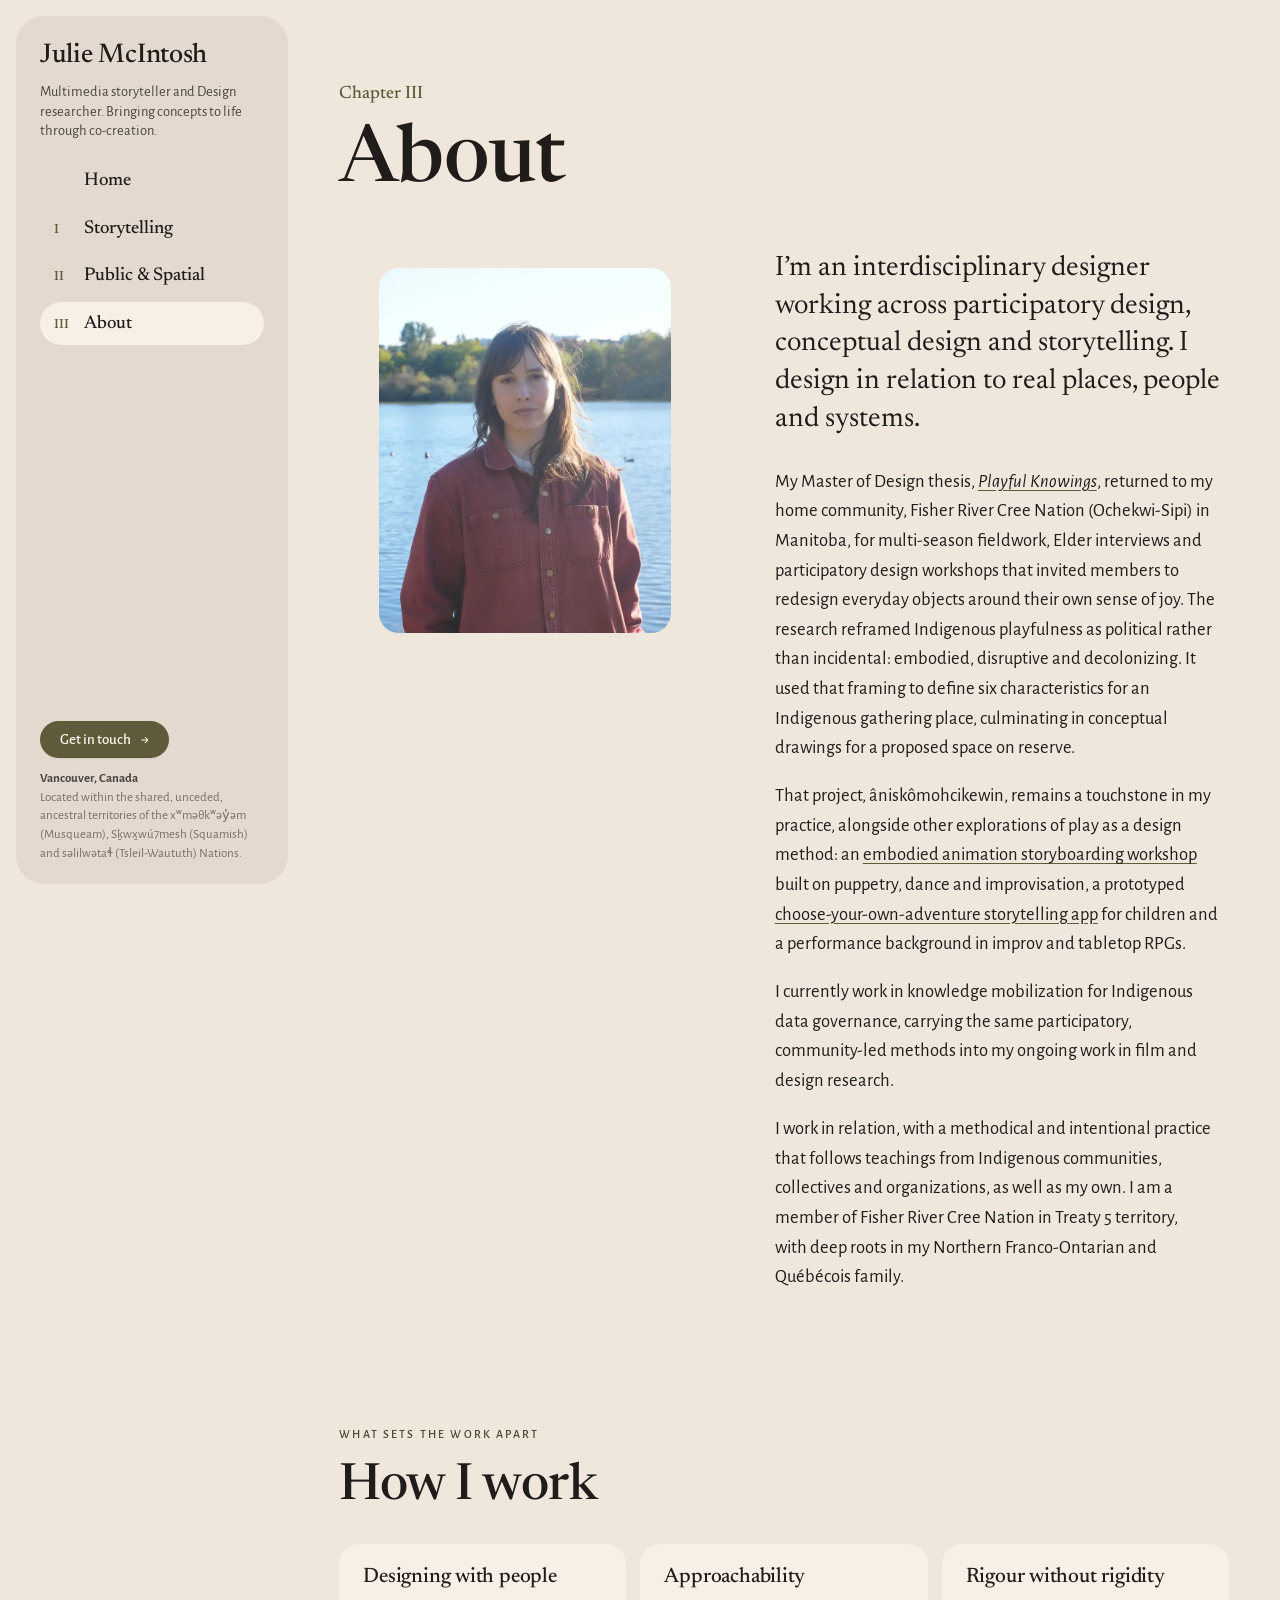
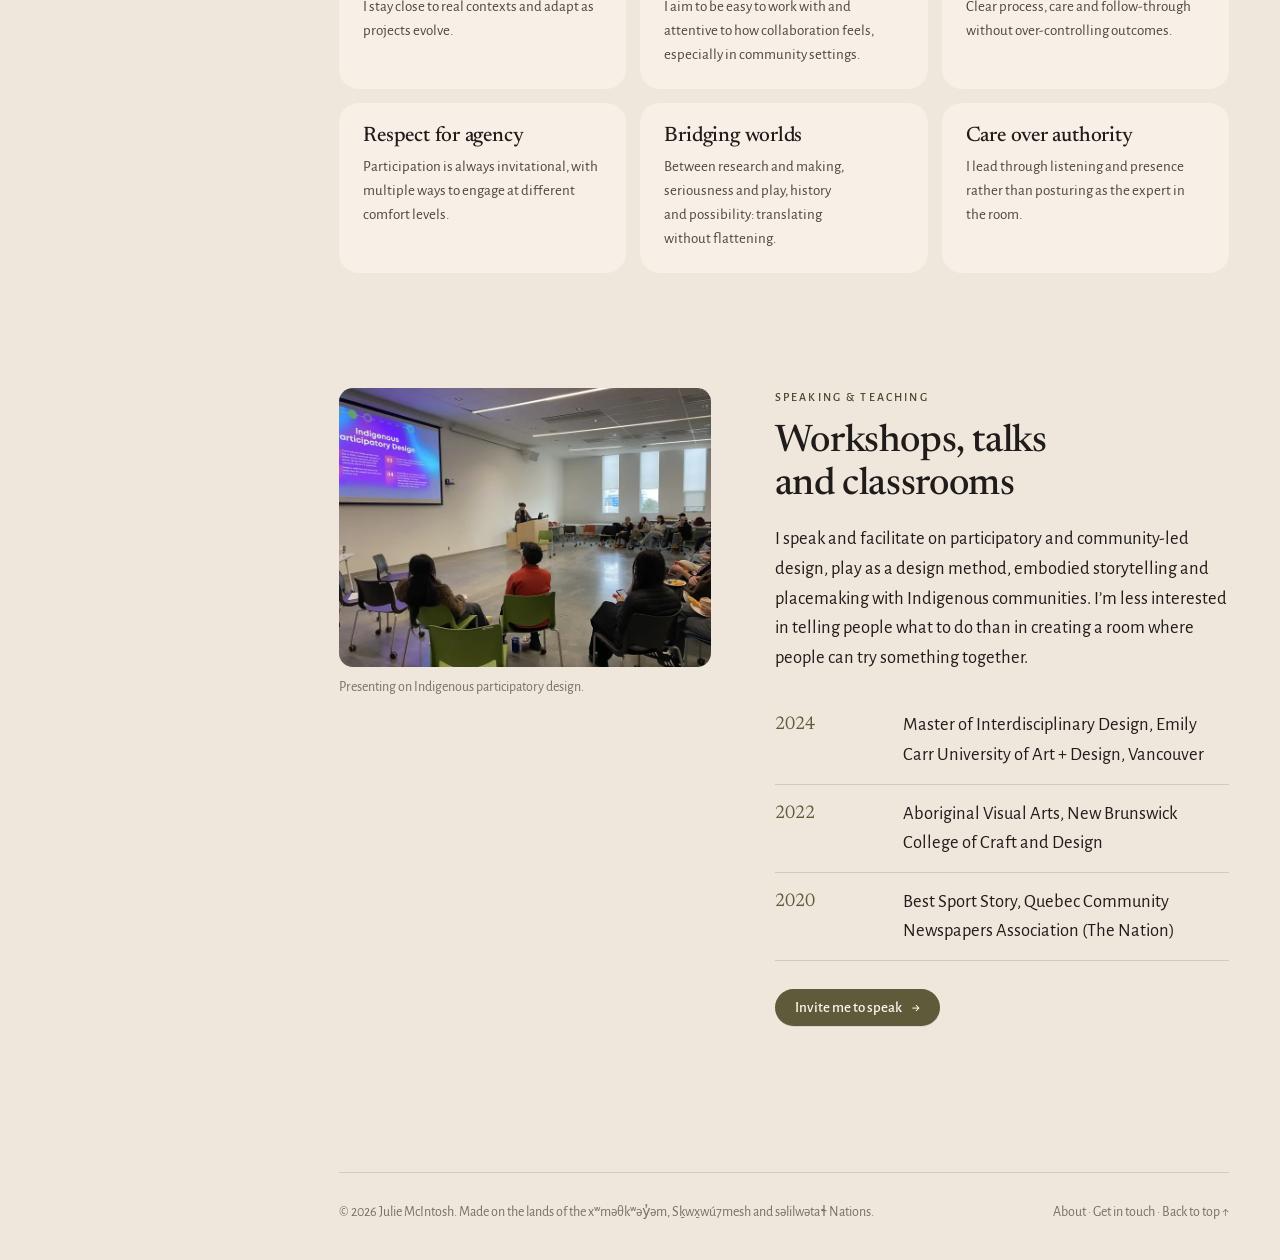
<file: about.html>
<!doctype html>
<html lang="en" class="no-js">
<head>
<meta charset="utf-8">
<meta name="robots" content="noindex, nofollow">
<meta name="viewport" content="width=device-width, initial-scale=1">
<title>About · Julie McIntosh</title>
<meta name="description" content="About Julie McIntosh: interdisciplinary designer working across participatory design, conceptual design and storytelling.">
<meta property="og:title" content="About">
<meta property="og:description" content="About Julie McIntosh: interdisciplinary designer working across participatory design, conceptual design and storytelling.">
<meta property="og:type" content="website">
<meta property="og:image" content="assets/img/about/portrait-1600.webp">
<meta name="theme-color" content="#efe6dc">
<link rel="icon" href="favicon.svg" type="image/svg+xml">
<link rel="preconnect" href="https://fonts.googleapis.com">
<link rel="preconnect" href="https://fonts.gstatic.com" crossorigin>
<link href="https://fonts.googleapis.com/css2?family=Alegreya+Sans:ital,wght@0,400;0,500;0,700;1,400&family=Newsreader:opsz,wght@6..72,400;6..72,500;6..72,600&display=swap" rel="stylesheet">
<link rel="stylesheet" href="assets/css/style.css">
<script src="assets/js/main.js" defer></script>
</head>
<body>
<a class="skip" href="#main">Skip to content</a>

<header class="topbar">
  <a class="brand" href="index.html"><span class="brand__name">Julie McIntosh</span></a>
  <button class="menu-btn" aria-controls="site-nav" aria-expanded="false"><i></i>Menu</button>
</header>
<div class="scrim" aria-hidden="true"></div>

<div class="shell">
<aside class="sidebar" id="site-nav"><div class="sidebar__panel">
  <a class="brand" href="index.html"><span class="brand__name">Julie McIntosh</span><span class="brand__tag">Multimedia storyteller and Design researcher. Bringing concepts to life through co-creation.</span></a>
  <nav aria-label="Main"><ul class="nav">
    <li class="nav__item"><a class="nav__link" href="index.html"><span class="nav__num"></span>Home</a></li>
    <li class="nav__item"><a class="nav__link" href="storytelling.html"><span class="nav__num">I</span>Storytelling</a><ul class="subnav"><li><a href="embodied-storyboarding.html">Embodied Storyboarding</a></li><li><a href="tall-tales.html">Tall Tales Storytelling App</a></li><li><a href="the-deceiviest.html">The Deceiviest Social Game</a></li><li><a href="films.html">Films</a></li><li><a href="material-practice.html">Material practice</a></li><li><a href="photography.html">Photography</a></li><li><a href="storytelling.html#writing">Writing</a></li></ul></li><li class="nav__item"><a class="nav__link" href="public-spatial.html"><span class="nav__num">II</span>Public &amp; Spatial</a><ul class="subnav"><li><a href="aniskomohcikewin.html">âniskômohcikewin</a></li><li><a href="tidal-pools.html">Tidal Pools</a></li><li><a href="montagnes-vertes.html">Montagnes vertes</a></li></ul></li><li class="nav__item is-open"><a class="nav__link" href="about.html" aria-current="page"><span class="nav__num">III</span>About</a></li>
  </ul></nav>
  <div class="sidebar__foot">
    <a class="btn" href="contact.html">Get in touch <span class="arrow">→</span></a>
    <p class="sidebar__note"><strong>Vancouver, Canada</strong><br>Located within the shared, unceded, ancestral territories of the xʷməθkʷəy̓əm (Musqueam), Sḵwx̱wú7mesh (Squamish) and səlilwətaɬ (Tsleil-Waututh) Nations.</p>
  </div>
</div></aside>
<div class="main">
<main id="main" class="page">

<header class="chapter-head">
  <span class="eyebrow reveal">Chapter III</span>
  <h1 class="reveal">About</h1>
</header>
<div class="about-grid" style="margin-top:48px">
  <figure class="portrait reveal"><img src="assets/img/about/portrait-800.webp" srcset="assets/img/about/portrait-800.webp 800w, assets/img/about/portrait-1600.webp 1600w" sizes="(max-width: 960px) 100vw, 40vw" alt="Julie McIntosh standing by a lake in autumn" width="800" height="1200" loading="eager" fetchpriority="high" decoding="async"></figure>
  <div>
    <p class="lead reveal" style="font-family:var(--head);color:var(--ink);font-size:clamp(22px,2.2vw,28px);line-height:1.35">I’m an interdisciplinary designer working across participatory design, conceptual design and storytelling. I design in relation to real places, people and systems.</p>
    <div class="prose reveal" style="margin-top:28px">
      <p>My Master of Design thesis, <a href="aniskomohcikewin.html"><em>Playful Knowings</em></a>, returned to my home community, Fisher River Cree Nation (Ochekwi-Sipi) in Manitoba, for multi-season fieldwork, Elder interviews and participatory design workshops that invited members to redesign everyday objects around their own sense of joy. The research reframed Indigenous playfulness as political rather than incidental: embodied, disruptive and decolonizing. It used that framing to define six characteristics for an Indigenous gathering place, culminating in conceptual drawings for a proposed space on reserve.</p>
      <p>That project, âniskômohcikewin, remains a touchstone in my practice, alongside other explorations of play as a design method: an <a href="embodied-storyboarding.html">embodied animation storyboarding workshop</a> built on puppetry, dance and improvisation, a prototyped <a href="tall-tales.html">choose-your-own-adventure storytelling app</a> for children and a performance background in improv and tabletop RPGs.</p>
      <p>I currently work in knowledge mobilization for Indigenous data governance, carrying the same participatory, community-led methods into my ongoing work in film and design research.</p>
      <p>I work in relation, with a methodical and intentional practice that follows teachings from Indigenous communities, collectives and organizations, as well as my own. I am a member of Fisher River Cree Nation in Treaty 5 territory, with deep roots in my Northern Franco-Ontarian and Québécois family.</p>
    </div>
  </div>
</div>

<section class="section">
  <div class="section-head"><div><span class="eyebrow reveal">What sets the work apart</span><h2 class="h-xl reveal">How I work</h2></div></div>
  <div class="principles" style="grid-template-columns:repeat(3,minmax(0,1fr))">
    <div class="principle reveal"><h3>Designing with people</h3><p>I stay close to real contexts and adapt as projects evolve.</p></div>
    <div class="principle reveal"><h3>Approachability</h3><p>I aim to be easy to work with and attentive to how collaboration feels, especially in community settings.</p></div>
    <div class="principle reveal"><h3>Rigour without rigidity</h3><p>Clear process, care and follow-through without over-controlling outcomes.</p></div>
    <div class="principle reveal"><h3>Respect for agency</h3><p>Participation is always invitational, with multiple ways to engage at different comfort levels.</p></div>
    <div class="principle reveal"><h3>Bridging worlds</h3><p>Between research and making, seriousness and play, history and possibility: translating without flattening.</p></div>
    <div class="principle reveal"><h3>Care over authority</h3><p>I lead through listening and presence rather than posturing as the expert in the room.</p></div>
  </div>
</section>

<section class="section">
  <div class="about-grid">
    <figure class="fig reveal" data-gallery><img src="assets/img/about/speaking-800.webp" srcset="assets/img/about/speaking-800.webp 800w, assets/img/about/speaking-1600.webp 1600w" sizes="(max-width: 960px) 100vw, 40vw" alt="Julie presenting Indigenous Participatory Design to a seated audience" width="800" height="600" loading="lazy" decoding="async" class="zoomable" data-full="assets/img/about/speaking-1600.webp"><figcaption>Presenting on Indigenous participatory design.</figcaption></figure>
    <div>
      <span class="eyebrow reveal">Speaking &amp; teaching</span>
      <h2 class="h-lg reveal">Workshops, talks and classrooms</h2>
      <div class="prose reveal" style="margin-top:18px">
        <p>I speak and facilitate on participatory and community-led design, play as a design method, embodied storytelling and placemaking with Indigenous communities. I’m less interested in telling people what to do than in creating a room where people can try something together.</p>
      </div>
      <ul class="timeline reveal" style="margin-top:24px">
        <li><time>2024</time><span>Master of Interdisciplinary Design, Emily Carr University of Art + Design, Vancouver</span></li>
        <li><time>2022</time><span>Aboriginal Visual Arts, New Brunswick College of Craft and Design</span></li>
        <li><time>2020</time><span>Best Sport Story, Quebec Community Newspapers Association (The Nation)</span></li>
      </ul>
      <p style="margin-top:28px"><a class="btn" href="contact.html">Invite me to speak <span class="arrow">→</span></a></p>
    </div>
  </div>
</section>
</main>
<footer class="footer">
  <span>© 2026 Julie McIntosh. Made on the lands of the xʷməθkʷəy̓əm, Sḵwx̱wú7mesh and səlilwətaɬ Nations.</span>
  <span><a href="about.html">About</a> · <a href="contact.html">Get in touch</a> · <a href="#main">Back to top ↑</a></span>
</footer>
</div>
</div>
</body>
</html>
</file>
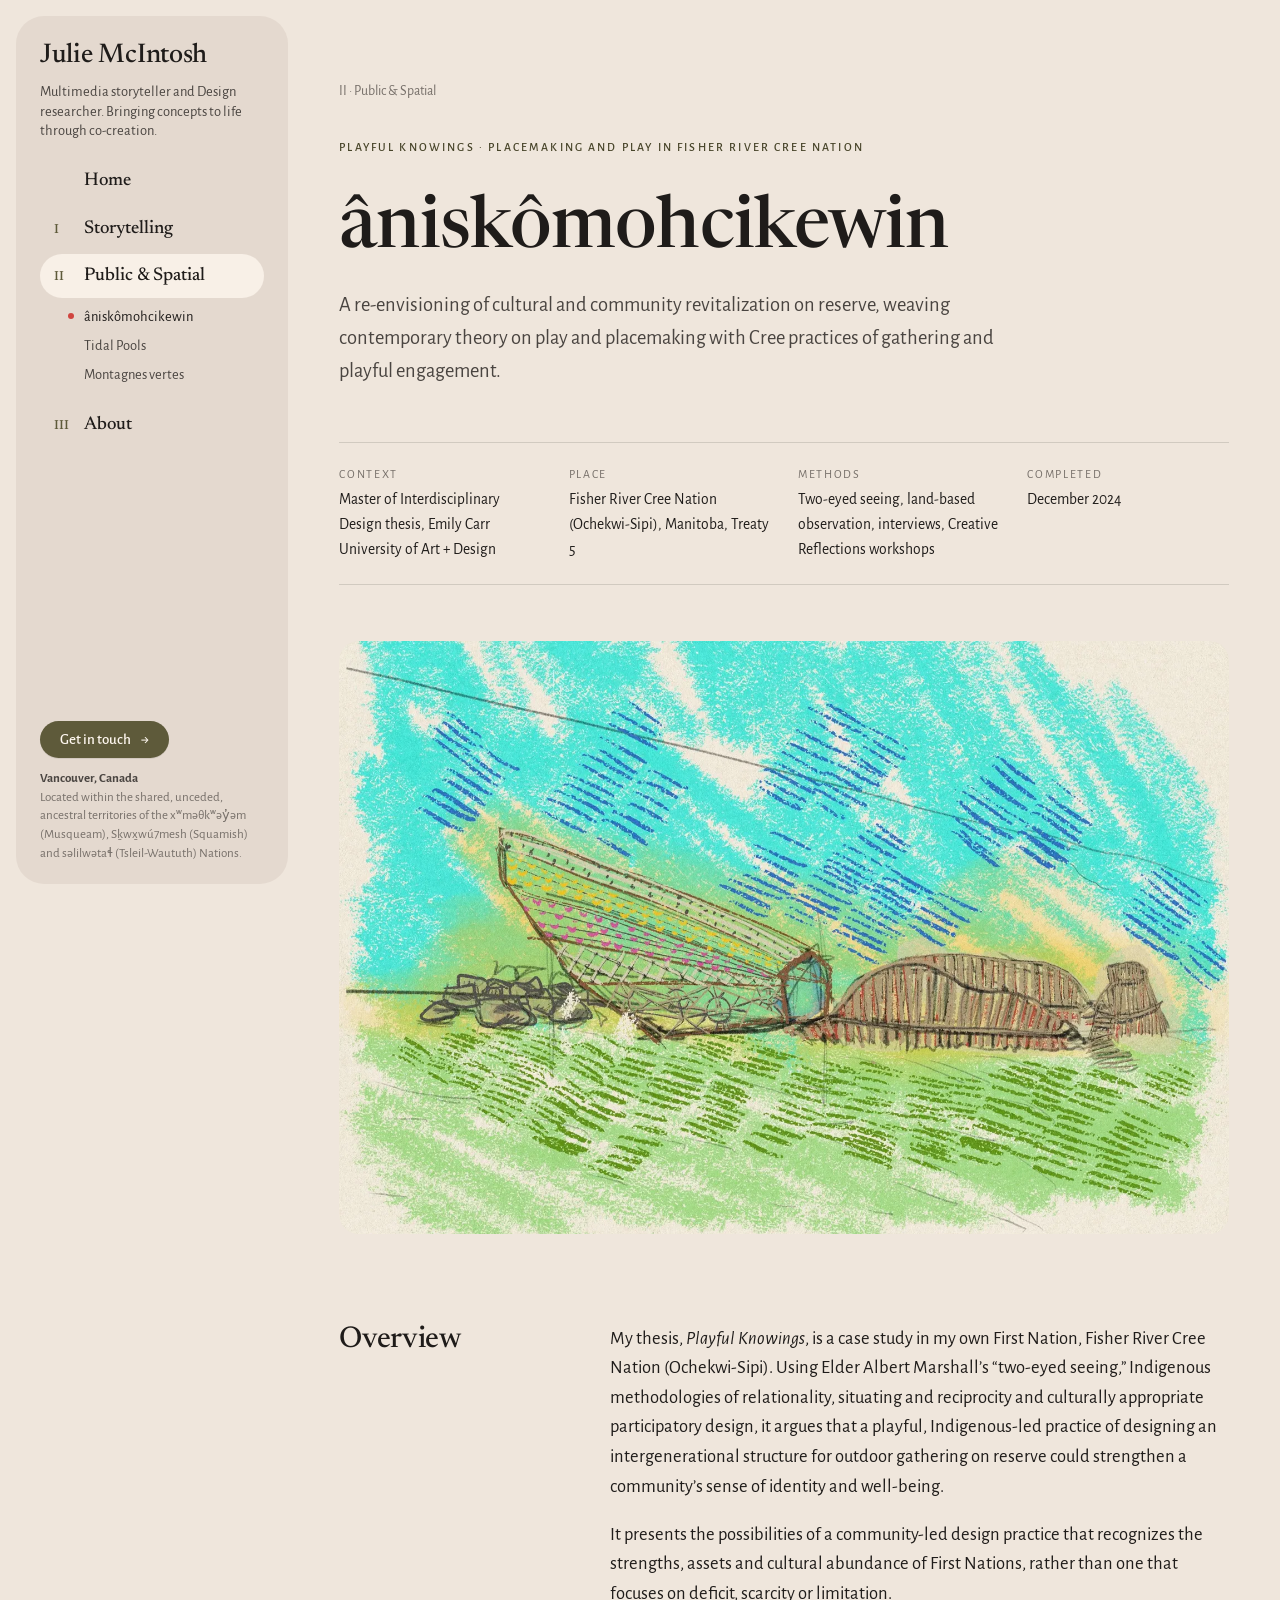
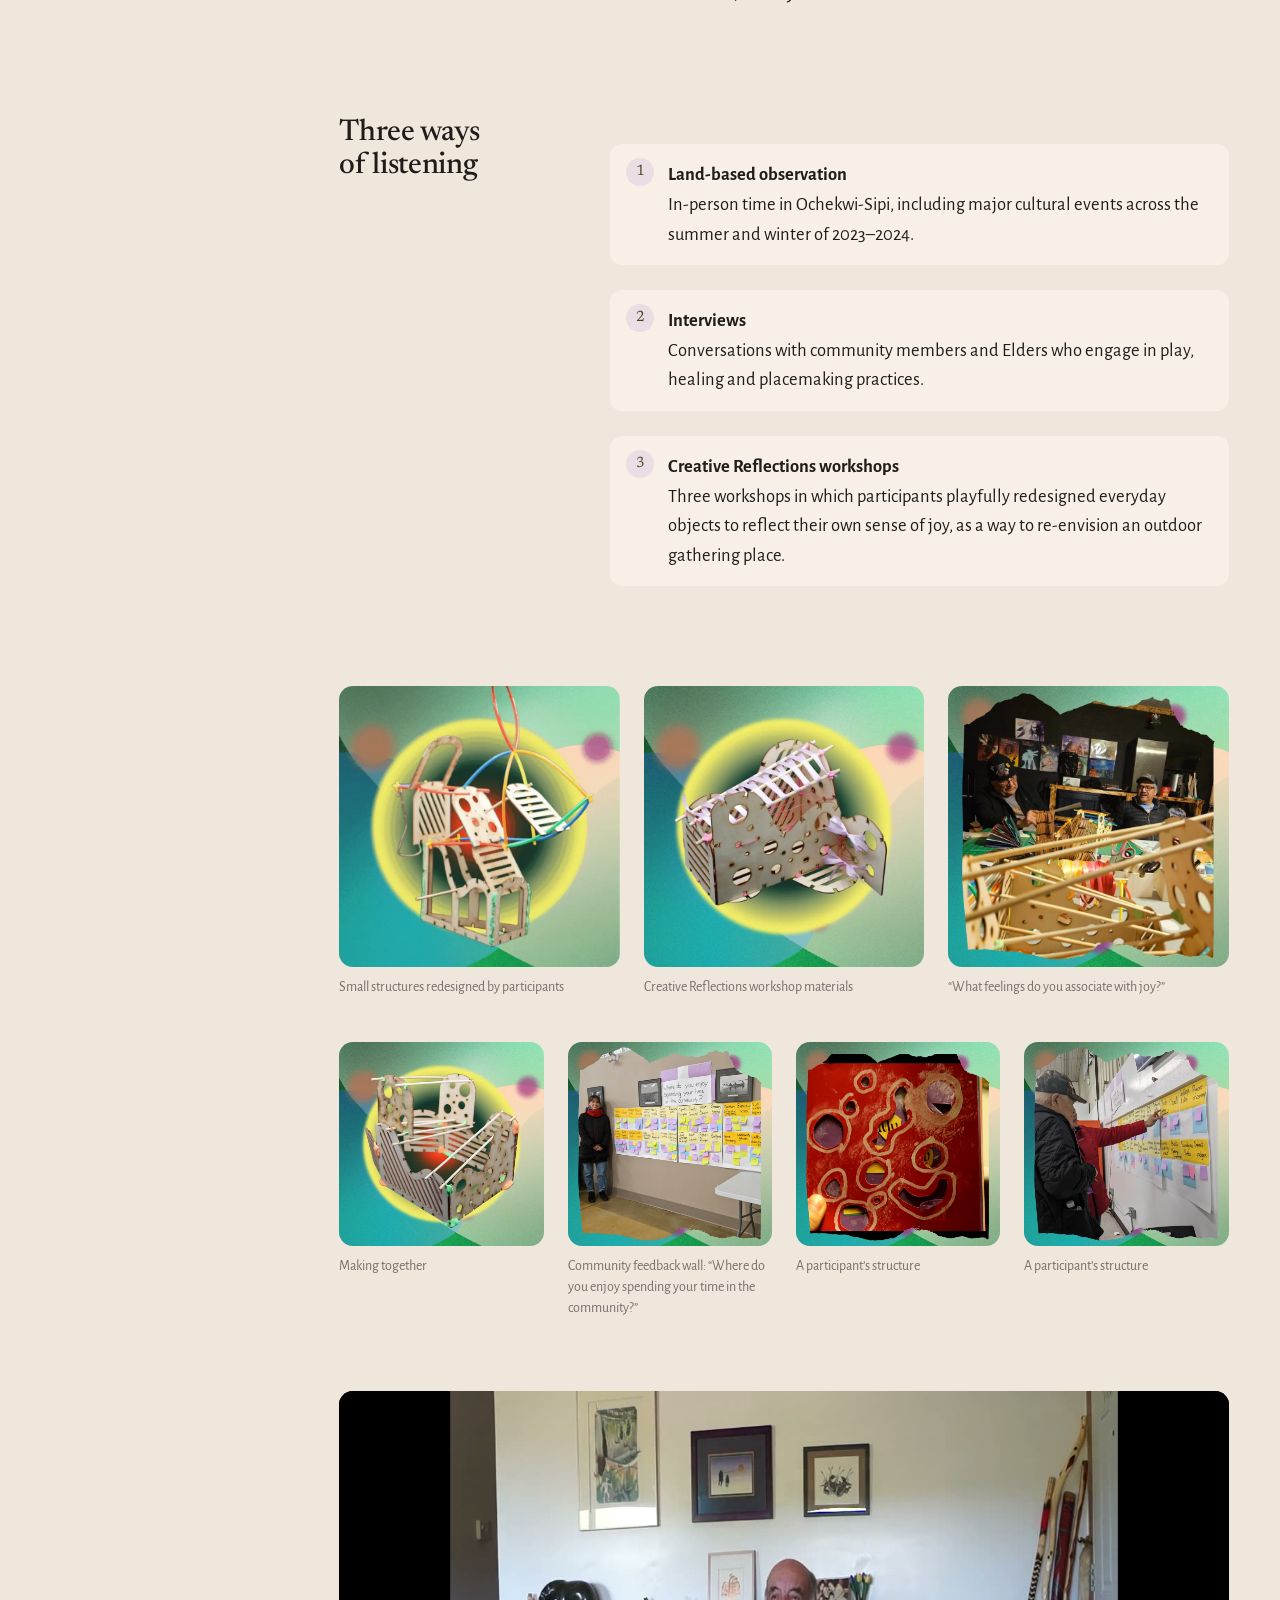
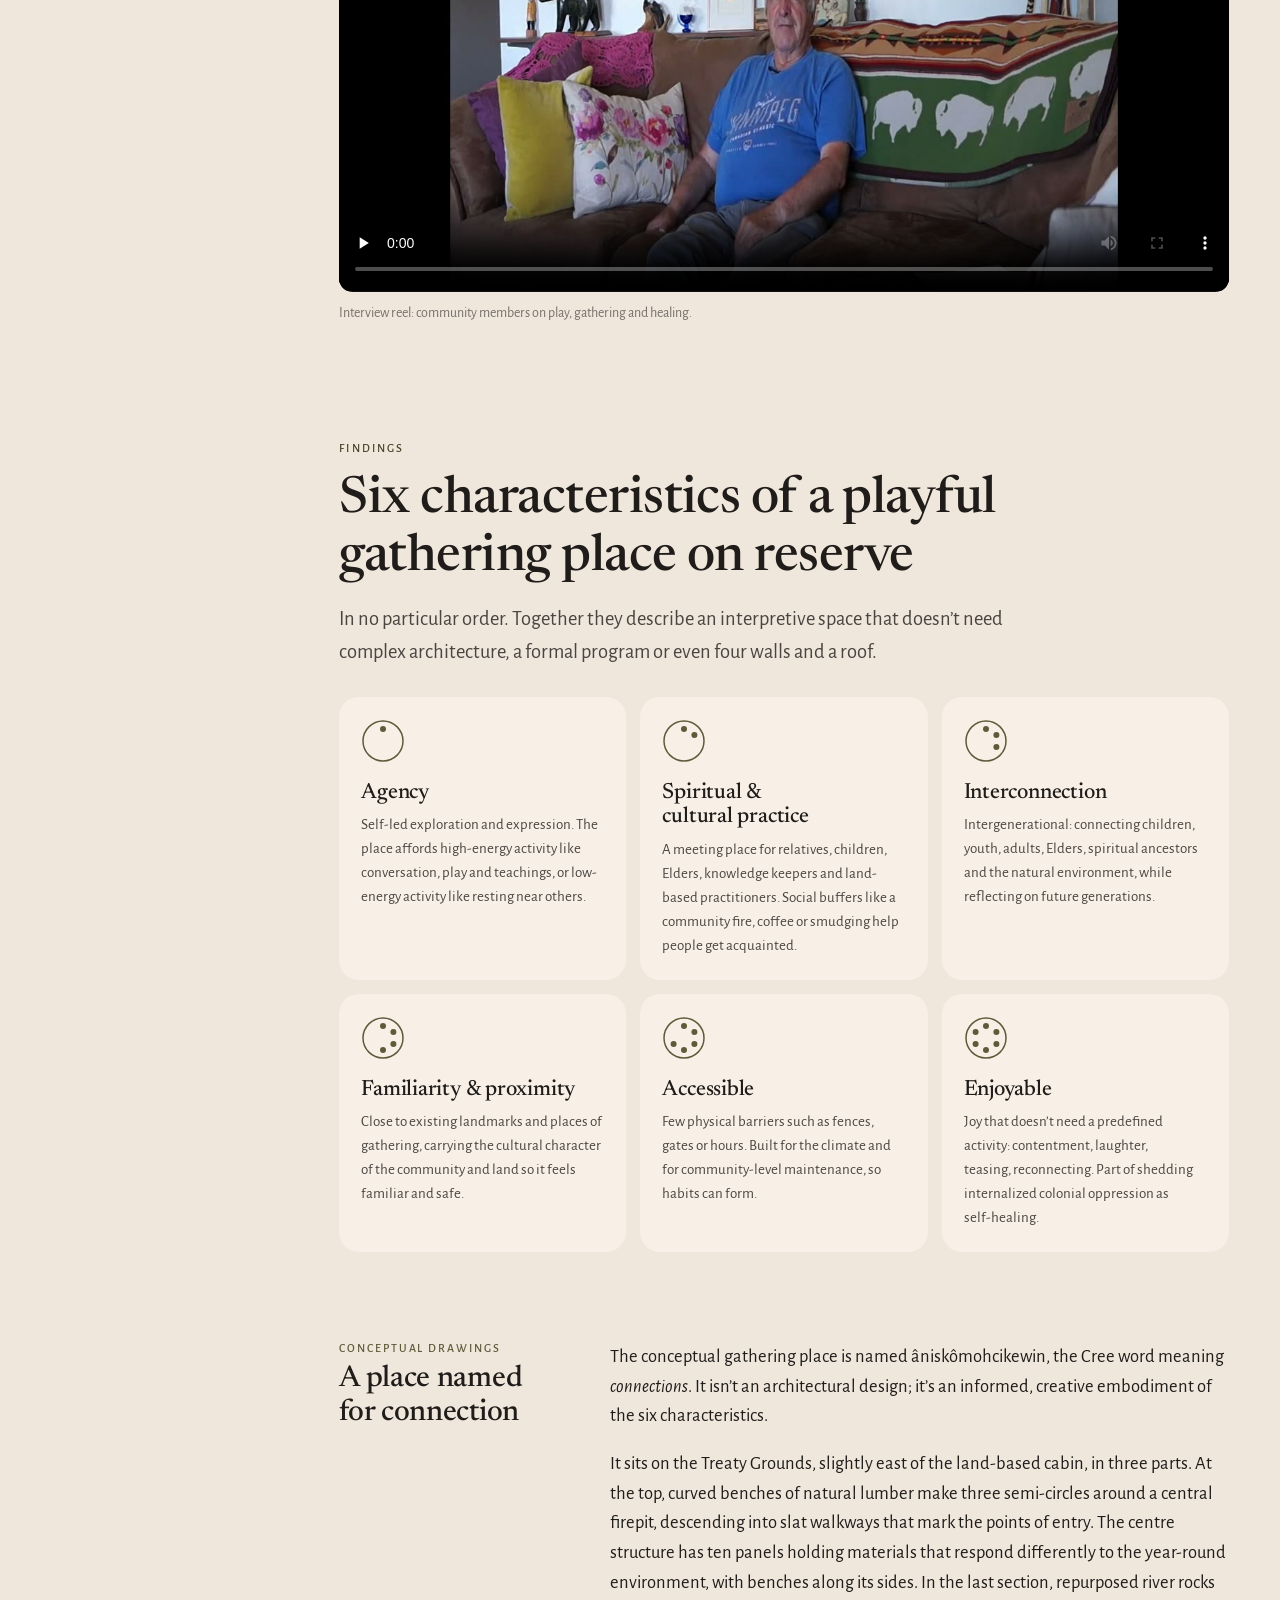
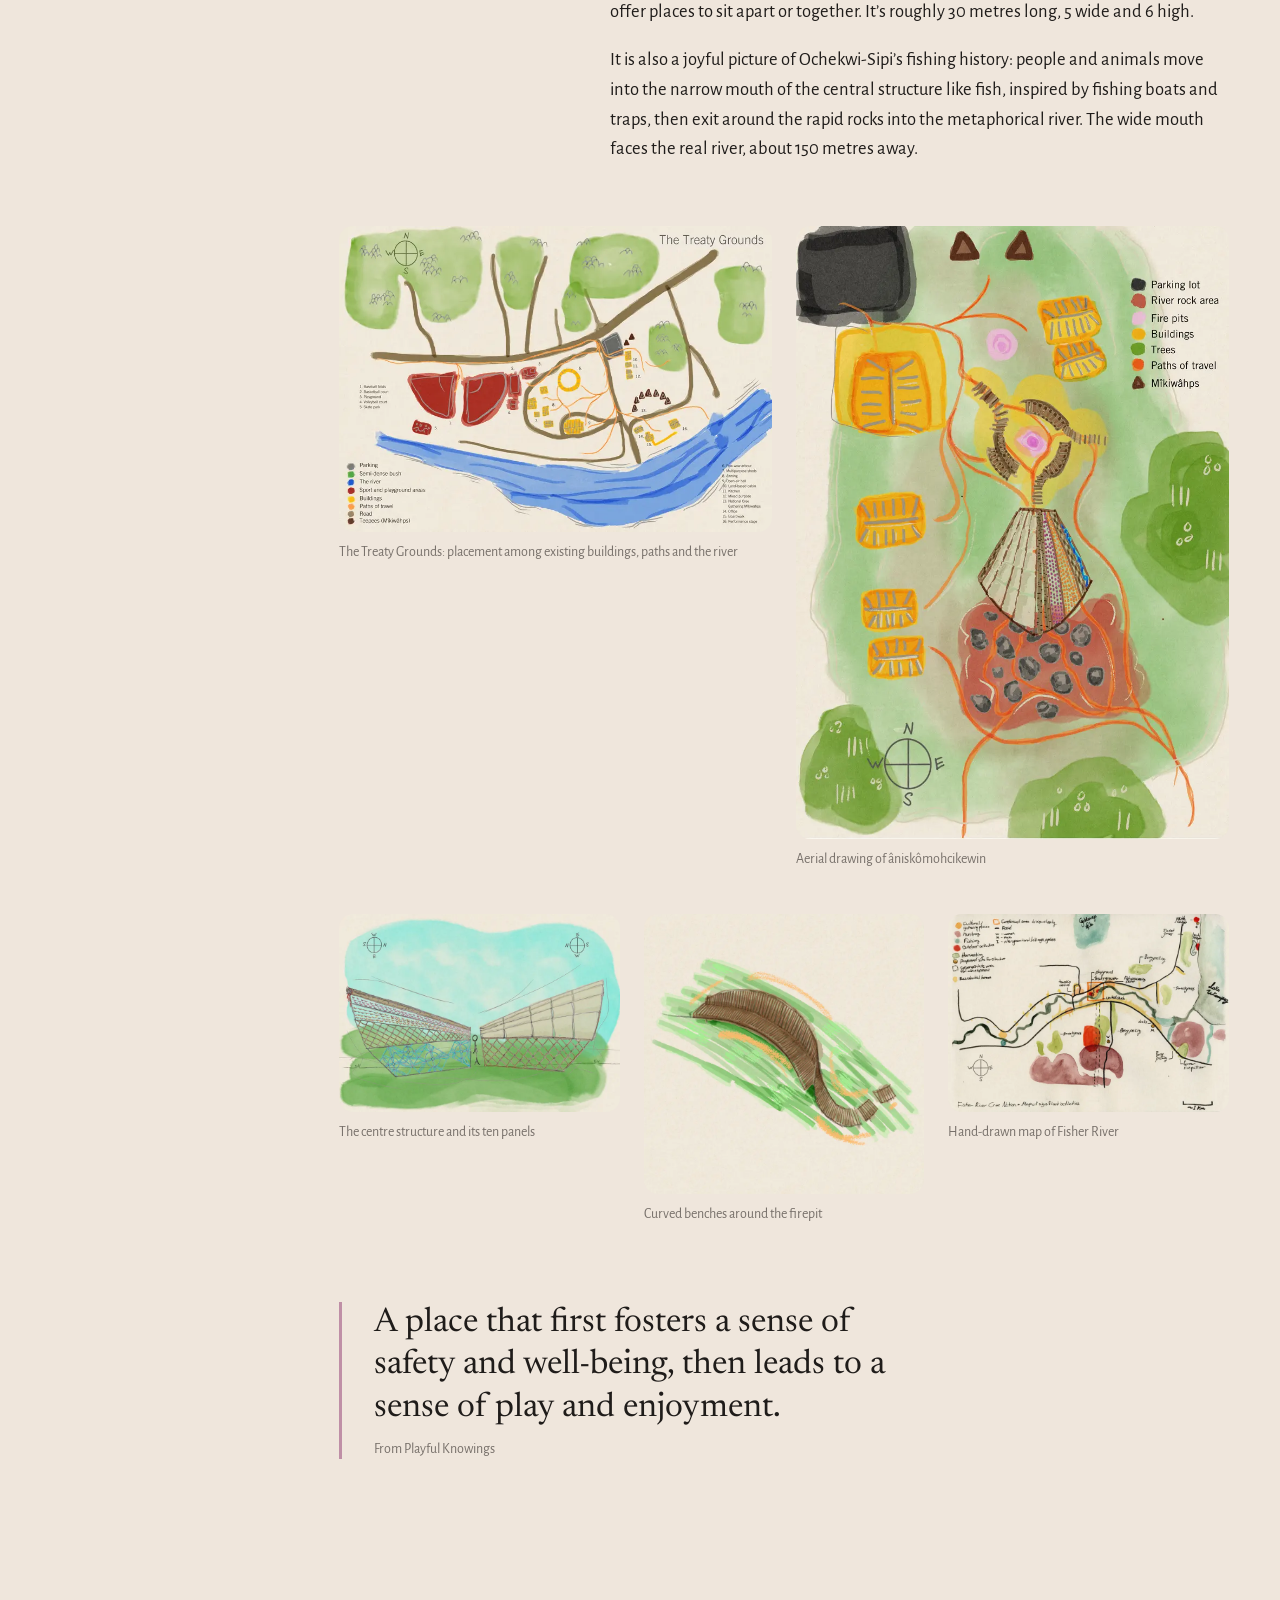
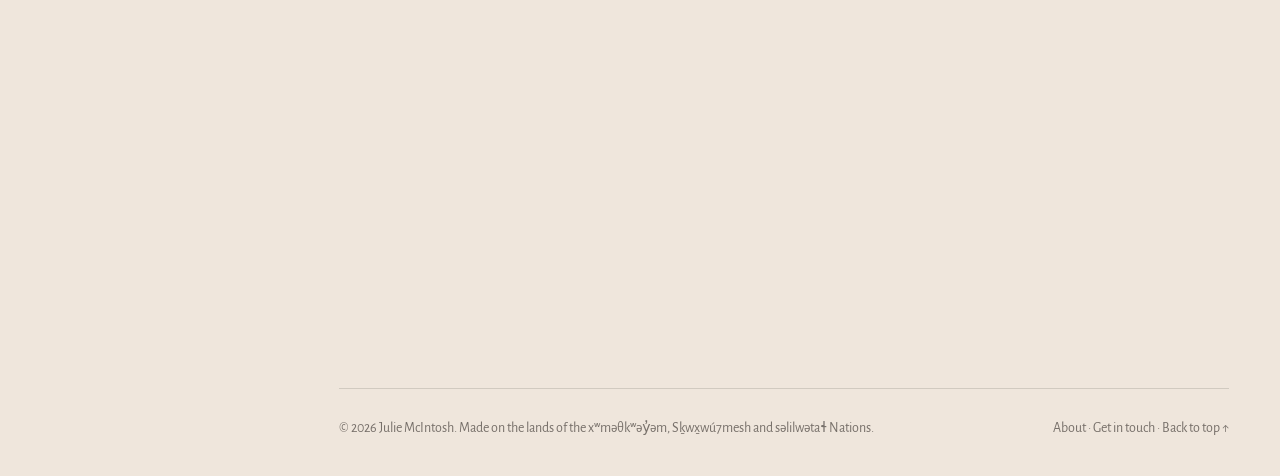
<file: aniskomohcikewin.html>
<!doctype html>
<html lang="en" class="no-js">
<head>
<meta charset="utf-8">
<meta name="robots" content="noindex, nofollow">
<meta name="viewport" content="width=device-width, initial-scale=1">
<title>âniskômohcikewin · Julie McIntosh</title>
<meta name="description" content="âniskômohcikewin: conceptual drawings for a playful, intergenerational gathering place in Fisher River Cree Nation, from Julie McIntosh’s thesis Playful Knowings.">
<meta property="og:title" content="âniskômohcikewin">
<meta property="og:description" content="âniskômohcikewin: conceptual drawings for a playful, intergenerational gathering place in Fisher River Cree Nation, from Julie McIntosh’s thesis Playful Knowings.">
<meta property="og:type" content="website">
<meta property="og:image" content="assets/img/aniskomohcikewin/panoramic-1600.webp">
<meta name="theme-color" content="#efe6dc">
<link rel="icon" href="favicon.svg" type="image/svg+xml">
<link rel="preconnect" href="https://fonts.googleapis.com">
<link rel="preconnect" href="https://fonts.gstatic.com" crossorigin>
<link href="https://fonts.googleapis.com/css2?family=Alegreya+Sans:ital,wght@0,400;0,500;0,700;1,400&family=Newsreader:opsz,wght@6..72,400;6..72,500;6..72,600&display=swap" rel="stylesheet">
<link rel="stylesheet" href="assets/css/style.css">
<script src="assets/js/main.js" defer></script>
</head>
<body>
<a class="skip" href="#main">Skip to content</a>

<header class="topbar">
  <a class="brand" href="index.html"><span class="brand__name">Julie McIntosh</span></a>
  <button class="menu-btn" aria-controls="site-nav" aria-expanded="false"><i></i>Menu</button>
</header>
<div class="scrim" aria-hidden="true"></div>

<div class="shell">
<aside class="sidebar" id="site-nav"><div class="sidebar__panel">
  <a class="brand" href="index.html"><span class="brand__name">Julie McIntosh</span><span class="brand__tag">Multimedia storyteller and Design researcher. Bringing concepts to life through co-creation.</span></a>
  <nav aria-label="Main"><ul class="nav">
    <li class="nav__item"><a class="nav__link" href="index.html"><span class="nav__num"></span>Home</a></li>
    <li class="nav__item"><a class="nav__link" href="storytelling.html"><span class="nav__num">I</span>Storytelling</a><ul class="subnav"><li><a href="embodied-storyboarding.html">Embodied Storyboarding</a></li><li><a href="tall-tales.html">Tall Tales Storytelling App</a></li><li><a href="the-deceiviest.html">The Deceiviest Social Game</a></li><li><a href="films.html">Films</a></li><li><a href="material-practice.html">Material practice</a></li><li><a href="photography.html">Photography</a></li><li><a href="storytelling.html#writing">Writing</a></li></ul></li><li class="nav__item is-open"><a class="nav__link" href="public-spatial.html"><span class="nav__num">II</span>Public &amp; Spatial</a><ul class="subnav"><li><a href="aniskomohcikewin.html" aria-current="page">âniskômohcikewin</a></li><li><a href="tidal-pools.html">Tidal Pools</a></li><li><a href="montagnes-vertes.html">Montagnes vertes</a></li></ul></li><li class="nav__item"><a class="nav__link" href="about.html"><span class="nav__num">III</span>About</a></li>
  </ul></nav>
  <div class="sidebar__foot">
    <a class="btn" href="contact.html">Get in touch <span class="arrow">→</span></a>
    <p class="sidebar__note"><strong>Vancouver, Canada</strong><br>Located within the shared, unceded, ancestral territories of the xʷməθkʷəy̓əm (Musqueam), Sḵwx̱wú7mesh (Squamish) and səlilwətaɬ (Tsleil-Waututh) Nations.</p>
  </div>
</div></aside>
<div class="main">
<main id="main" class="page">

<header class="project-head">
  <p class="crumbs reveal"><a href="public-spatial.html">II · Public &amp; Spatial</a></p>
  <span class="eyebrow reveal">Playful Knowings · Placemaking and play in Fisher River Cree Nation</span>
  <h1 class="reveal">âniskômohcikewin</h1>
  <p class="lead reveal">A re-envisioning of cultural and community revitalization on reserve, weaving contemporary theory on play and placemaking with Cree practices of gathering and playful engagement.</p>
</header>
<dl class="facts reveal"><div><dt>Context</dt><dd>Master of Interdisciplinary Design thesis, Emily Carr University of Art + Design</dd></div><div><dt>Place</dt><dd>Fisher River Cree Nation (Ochekwi-Sipi), Manitoba, Treaty 5</dd></div><div><dt>Methods</dt><dd>Two-eyed seeing, land-based observation, interviews, Creative Reflections workshops</dd></div><div><dt>Completed</dt><dd>December 2024</dd></div></dl>
<figure class="cover reveal" data-gallery><img src="assets/img/aniskomohcikewin/panoramic-800.webp" srcset="assets/img/aniskomohcikewin/panoramic-800.webp 800w, assets/img/aniskomohcikewin/panoramic-1600.webp 1600w" sizes="(max-width: 960px) 100vw, 75vw" alt="Panoramic pastel drawing of âniskômohcikewin in a green field under a blue sky" width="800" height="533" loading="eager" fetchpriority="high" decoding="async" class="zoomable" data-full="assets/img/aniskomohcikewin/panoramic-1600.webp"></figure>

<section class="block"><h2 class="reveal">Overview</h2><div class="prose reveal"><p>My thesis, <em>Playful Knowings</em>, is a case study in my own First Nation, Fisher River Cree Nation (Ochekwi-Sipi). Using Elder Albert Marshall’s “two-eyed seeing,” Indigenous methodologies of relationality, situating and reciprocity and culturally appropriate participatory design, it argues that a playful, Indigenous-led practice of designing an intergenerational structure for outdoor gathering on reserve could strengthen a community’s sense of identity and well-being.</p>
<p>It presents the possibilities of a community-led design practice that recognizes the strengths, assets and cultural abundance of First Nations, rather than one that focuses on deficit, scarcity or limitation.</p></div></section>
<section class="block"><h2 class="reveal">Three ways of listening</h2><div class="prose reveal"><ol class="steps">
<li><b>Land-based observation</b>In-person time in Ochekwi-Sipi, including major cultural events across the summer and winter of 2023–2024.</li>
<li><b>Interviews</b>Conversations with community members and Elders who engage in play, healing and placemaking practices.</li>
<li><b>Creative Reflections workshops</b>Three workshops in which participants playfully redesigned everyday objects to reflect their own sense of joy, as a way to re-envision an outdoor gathering place.</li>
</ol></div></section>
<div class="figs figs--3 full" data-gallery>
  <figure class="fig reveal"><img src="assets/img/aniskomohcikewin/structure-anim.webp" alt="Animated collage of small slatted structures decorated by workshop participants" width="720" height="720" loading="lazy" decoding="async"><figcaption>Small structures redesigned by participants</figcaption></figure>
  <figure class="fig reveal"><img src="assets/img/aniskomohcikewin/workshop-table-800.webp" srcset="assets/img/aniskomohcikewin/workshop-table-800.webp 800w, assets/img/aniskomohcikewin/workshop-table-1600.webp 1600w" sizes="(max-width: 680px) 50vw, 25vw" alt="Creative Reflections workshop materials" width="800" height="800" loading="lazy" decoding="async" class="zoomable" data-full="assets/img/aniskomohcikewin/workshop-table-1600.webp"><figcaption>Creative Reflections workshop materials</figcaption></figure>
  <figure class="fig reveal"><img src="assets/img/aniskomohcikewin/box-joy-800.webp" srcset="assets/img/aniskomohcikewin/box-joy-800.webp 800w, assets/img/aniskomohcikewin/box-joy-1600.webp 1600w" sizes="(max-width: 680px) 50vw, 25vw" alt="“What feelings do you associate with joy?”" width="800" height="800" loading="lazy" decoding="async" class="zoomable" data-full="assets/img/aniskomohcikewin/box-joy-1600.webp"><figcaption>“What feelings do you associate with joy?”</figcaption></figure>
</div>
<div class="figs figs--4 figs--square" data-gallery><figure class="fig reveal"><img src="assets/img/aniskomohcikewin/workshop-making-800.webp" srcset="assets/img/aniskomohcikewin/workshop-making-800.webp 800w, assets/img/aniskomohcikewin/workshop-making-1600.webp 1600w" sizes="(max-width: 680px) 50vw, 18vw" alt="Making together" width="800" height="800" loading="lazy" decoding="async" class="zoomable" data-full="assets/img/aniskomohcikewin/workshop-making-1600.webp"><figcaption>Making together</figcaption></figure><figure class="fig reveal"><img src="assets/img/aniskomohcikewin/feedback-wall-800.webp" srcset="assets/img/aniskomohcikewin/feedback-wall-800.webp 800w, assets/img/aniskomohcikewin/feedback-wall-1600.webp 1600w" sizes="(max-width: 680px) 50vw, 18vw" alt="Community feedback wall: “Where do you enjoy spending your time in the community?”" width="800" height="800" loading="lazy" decoding="async" class="zoomable" data-full="assets/img/aniskomohcikewin/feedback-wall-1600.webp"><figcaption>Community feedback wall: “Where do you enjoy spending your time in the community?”</figcaption></figure><figure class="fig reveal"><img src="assets/img/aniskomohcikewin/structure-swing-800.webp" srcset="assets/img/aniskomohcikewin/structure-swing-800.webp 800w, assets/img/aniskomohcikewin/structure-swing-1600.webp 1600w" sizes="(max-width: 680px) 50vw, 18vw" alt="A participant’s structure" width="800" height="800" loading="lazy" decoding="async" class="zoomable" data-full="assets/img/aniskomohcikewin/structure-swing-1600.webp"><figcaption>A participant’s structure</figcaption></figure><figure class="fig reveal"><img src="assets/img/aniskomohcikewin/structure-seat-800.webp" srcset="assets/img/aniskomohcikewin/structure-seat-800.webp 800w, assets/img/aniskomohcikewin/structure-seat-1600.webp 1600w" sizes="(max-width: 680px) 50vw, 18vw" alt="A participant’s structure" width="800" height="800" loading="lazy" decoding="async" class="zoomable" data-full="assets/img/aniskomohcikewin/structure-seat-1600.webp"><figcaption>A participant’s structure</figcaption></figure></div>
<div class="full" style="max-width:900px"><div class="video reveal"><video controls preload="none" playsinline poster="assets/video/playful-knowings-reel-poster.jpg" aria-label="Playful Knowings interview reel"><source src="assets/video/playful-knowings-reel.mp4" type="video/mp4"></video></div><p class="muted" style="font-size:14px;margin-top:10px">Interview reel: community members on play, gathering and healing.</p></div>
<section class="section">
  <span class="eyebrow reveal">Findings</span>
  <h2 class="h-xl reveal">Six characteristics of a playful gathering place on reserve</h2>
  <p class="lead reveal" style="margin-top:16px">In no particular order. Together they describe an interpretive space that doesn’t need complex architecture, a formal program or even four walls and a roof.</p>
  <div class="traits"><div class="trait reveal"><svg class="trait__mark" viewBox="0 0 44 44" aria-hidden="true"><circle cx="22" cy="22" r="20"/><circle class="f" cx="22.0" cy="10.0" r="3"/></svg><h3>Agency</h3><p>Self-led exploration and expression. The place affords high-energy activity like conversation, play and teachings, or low-energy activity like resting near others.</p></div><div class="trait reveal"><svg class="trait__mark" viewBox="0 0 44 44" aria-hidden="true"><circle cx="22" cy="22" r="20"/><circle class="f" cx="22.0" cy="10.0" r="3"/><circle class="f" cx="32.4" cy="16.0" r="3"/></svg><h3>Spiritual &amp; cultural practice</h3><p>A meeting place for relatives, children, Elders, knowledge keepers and land-based practitioners. Social buffers like a community fire, coffee or smudging help people get acquainted.</p></div><div class="trait reveal"><svg class="trait__mark" viewBox="0 0 44 44" aria-hidden="true"><circle cx="22" cy="22" r="20"/><circle class="f" cx="22.0" cy="10.0" r="3"/><circle class="f" cx="32.4" cy="16.0" r="3"/><circle class="f" cx="32.4" cy="28.0" r="3"/></svg><h3>Interconnection</h3><p>Intergenerational: connecting children, youth, adults, Elders, spiritual ancestors and the natural environment, while reflecting on future generations.</p></div><div class="trait reveal"><svg class="trait__mark" viewBox="0 0 44 44" aria-hidden="true"><circle cx="22" cy="22" r="20"/><circle class="f" cx="22.0" cy="10.0" r="3"/><circle class="f" cx="32.4" cy="16.0" r="3"/><circle class="f" cx="32.4" cy="28.0" r="3"/><circle class="f" cx="22.0" cy="34.0" r="3"/></svg><h3>Familiarity &amp; proximity</h3><p>Close to existing landmarks and places of gathering, carrying the cultural character of the community and land so it feels familiar and safe.</p></div><div class="trait reveal"><svg class="trait__mark" viewBox="0 0 44 44" aria-hidden="true"><circle cx="22" cy="22" r="20"/><circle class="f" cx="22.0" cy="10.0" r="3"/><circle class="f" cx="32.4" cy="16.0" r="3"/><circle class="f" cx="32.4" cy="28.0" r="3"/><circle class="f" cx="22.0" cy="34.0" r="3"/><circle class="f" cx="11.6" cy="28.0" r="3"/></svg><h3>Accessible</h3><p>Few physical barriers such as fences, gates or hours. Built for the climate and for community-level maintenance, so habits can form.</p></div><div class="trait reveal"><svg class="trait__mark" viewBox="0 0 44 44" aria-hidden="true"><circle cx="22" cy="22" r="20"/><circle class="f" cx="22.0" cy="10.0" r="3"/><circle class="f" cx="32.4" cy="16.0" r="3"/><circle class="f" cx="32.4" cy="28.0" r="3"/><circle class="f" cx="22.0" cy="34.0" r="3"/><circle class="f" cx="11.6" cy="28.0" r="3"/><circle class="f" cx="11.6" cy="16.0" r="3"/></svg><h3>Enjoyable</h3><p>Joy that doesn’t need a predefined activity: contentment, laughter, teasing, reconnecting. Part of shedding internalized colonial oppression as self-healing.</p></div></div>
</section>
<section class="block"><h2 class="reveal"><small>Conceptual drawings</small>A place named for connection</h2><div class="prose reveal"><p>The conceptual gathering place is named âniskômohcikewin, the Cree word meaning <em>connections</em>. It isn’t an architectural design; it’s an informed, creative embodiment of the six characteristics.</p>
<p>It sits on the Treaty Grounds, slightly east of the land-based cabin, in three parts. At the top, curved benches of natural lumber make three semi-circles around a central firepit, descending into slat walkways that mark the points of entry. The centre structure has ten panels holding materials that respond differently to the year-round environment, with benches along its sides. In the last section, repurposed river rocks offer places to sit apart or together. It’s roughly 30 metres long, 5 wide and 6 high.</p>
<p>It is also a joyful picture of Ochekwi-Sipi’s fishing history: people and animals move into the narrow mouth of the central structure like fish, inspired by fishing boats and traps, then exit around the rapid rocks into the metaphorical river. The wide mouth faces the real river, about 150 metres away.</p></div></section>
<div class="figs figs--2 " data-gallery><figure class="fig reveal"><img src="assets/img/aniskomohcikewin/treaty-grounds-800.webp" srcset="assets/img/aniskomohcikewin/treaty-grounds-800.webp 800w, assets/img/aniskomohcikewin/treaty-grounds-1600.webp 1600w" sizes="(max-width: 680px) 50vw, 35vw" alt="The Treaty Grounds: placement among existing buildings, paths and the river" width="800" height="566" loading="lazy" decoding="async" class="zoomable" data-full="assets/img/aniskomohcikewin/treaty-grounds-1600.webp"><figcaption>The Treaty Grounds: placement among existing buildings, paths and the river</figcaption></figure><figure class="fig reveal"><img src="assets/img/aniskomohcikewin/aerial-800.webp" srcset="assets/img/aniskomohcikewin/aerial-800.webp 800w, assets/img/aniskomohcikewin/aerial-1600.webp 1600w" sizes="(max-width: 680px) 50vw, 35vw" alt="Aerial drawing of âniskômohcikewin" width="800" height="1132" loading="lazy" decoding="async" class="zoomable" data-full="assets/img/aniskomohcikewin/aerial-1600.webp"><figcaption>Aerial drawing of âniskômohcikewin</figcaption></figure></div>
<div class="figs figs--3 " data-gallery><figure class="fig reveal"><img src="assets/img/aniskomohcikewin/centre-structure-800.webp" srcset="assets/img/aniskomohcikewin/centre-structure-800.webp 800w, assets/img/aniskomohcikewin/centre-structure-1600.webp 1600w" sizes="(max-width: 680px) 50vw, 23vw" alt="The centre structure and its ten panels" width="800" height="566" loading="lazy" decoding="async" class="zoomable" data-full="assets/img/aniskomohcikewin/centre-structure-1600.webp"><figcaption>The centre structure and its ten panels</figcaption></figure><figure class="fig reveal"><img src="assets/img/aniskomohcikewin/bench-800.webp" srcset="assets/img/aniskomohcikewin/bench-800.webp 800w, assets/img/aniskomohcikewin/bench-1600.webp 1600w" sizes="(max-width: 680px) 50vw, 23vw" alt="Curved benches around the firepit" width="800" height="800" loading="lazy" decoding="async" class="zoomable" data-full="assets/img/aniskomohcikewin/bench-1600.webp"><figcaption>Curved benches around the firepit</figcaption></figure><figure class="fig reveal"><img src="assets/img/aniskomohcikewin/fisher-river-map-800.webp" srcset="assets/img/aniskomohcikewin/fisher-river-map-800.webp 800w, assets/img/aniskomohcikewin/fisher-river-map-1600.webp 1600w" sizes="(max-width: 680px) 50vw, 23vw" alt="Hand-drawn map of Fisher River" width="800" height="566" loading="lazy" decoding="async" class="zoomable" data-full="assets/img/aniskomohcikewin/fisher-river-map-1600.webp"><figcaption>Hand-drawn map of Fisher River</figcaption></figure></div>
<blockquote class="pull reveal">A place that first fosters a sense of safety and well-being, then leads to a sense of play and enjoyment.<cite>From Playful Knowings</cite></blockquote>
<p class="reveal"><a class="btn btn--ghost" href="assets/docs/playful-knowings-thesis.pdf" target="_blank" rel="noopener">Read the full thesis (PDF) <span class="arrow">↗</span></a></p>
<a class="next reveal" href="tidal-pools.html"><div><small>Next project</small><h2>Tidal Pools</h2></div><span class="next__circle" aria-hidden="true">→</span></a>
</main>
<footer class="footer">
  <span>© 2026 Julie McIntosh. Made on the lands of the xʷməθkʷəy̓əm, Sḵwx̱wú7mesh and səlilwətaɬ Nations.</span>
  <span><a href="about.html">About</a> · <a href="contact.html">Get in touch</a> · <a href="#main">Back to top ↑</a></span>
</footer>
</div>
</div>
</body>
</html>
</file>
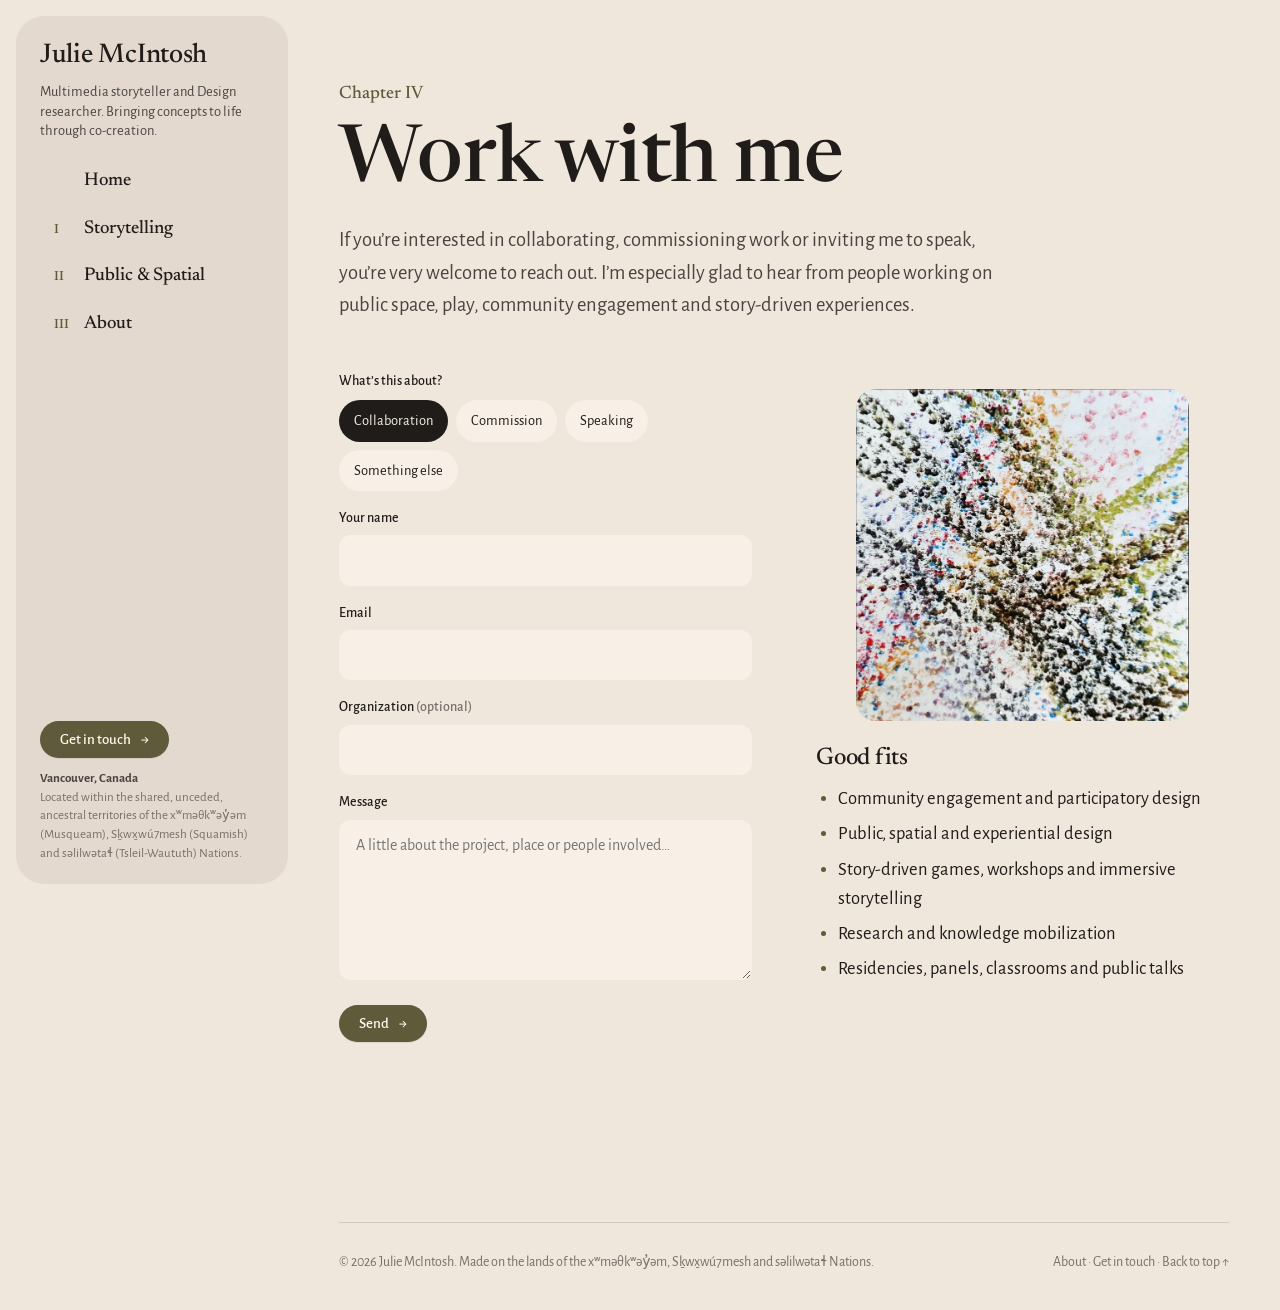
<file: contact.html>
<!doctype html>
<html lang="en" class="no-js">
<head>
<meta charset="utf-8">
<meta name="robots" content="noindex, nofollow">
<meta name="viewport" content="width=device-width, initial-scale=1">
<title>Work with me · Julie McIntosh</title>
<meta name="description" content="Get in touch with Julie McIntosh to collaborate, commission work or invite her to speak.">
<meta property="og:title" content="Work with me">
<meta property="og:description" content="Get in touch with Julie McIntosh to collaborate, commission work or invite her to speak.">
<meta property="og:type" content="website">
<meta property="og:image" content="assets/img/about/crayon-1600.webp">
<meta name="theme-color" content="#efe6dc">
<link rel="icon" href="favicon.svg" type="image/svg+xml">
<link rel="preconnect" href="https://fonts.googleapis.com">
<link rel="preconnect" href="https://fonts.gstatic.com" crossorigin>
<link href="https://fonts.googleapis.com/css2?family=Alegreya+Sans:ital,wght@0,400;0,500;0,700;1,400&family=Newsreader:opsz,wght@6..72,400;6..72,500;6..72,600&display=swap" rel="stylesheet">
<link rel="stylesheet" href="assets/css/style.css">
<script src="assets/js/main.js" defer></script>
</head>
<body>
<a class="skip" href="#main">Skip to content</a>

<header class="topbar">
  <a class="brand" href="index.html"><span class="brand__name">Julie McIntosh</span></a>
  <button class="menu-btn" aria-controls="site-nav" aria-expanded="false"><i></i>Menu</button>
</header>
<div class="scrim" aria-hidden="true"></div>

<div class="shell">
<aside class="sidebar" id="site-nav"><div class="sidebar__panel">
  <a class="brand" href="index.html"><span class="brand__name">Julie McIntosh</span><span class="brand__tag">Multimedia storyteller and Design researcher. Bringing concepts to life through co-creation.</span></a>
  <nav aria-label="Main"><ul class="nav">
    <li class="nav__item"><a class="nav__link" href="index.html"><span class="nav__num"></span>Home</a></li>
    <li class="nav__item"><a class="nav__link" href="storytelling.html"><span class="nav__num">I</span>Storytelling</a><ul class="subnav"><li><a href="embodied-storyboarding.html">Embodied Storyboarding</a></li><li><a href="tall-tales.html">Tall Tales Storytelling App</a></li><li><a href="the-deceiviest.html">The Deceiviest Social Game</a></li><li><a href="films.html">Films</a></li><li><a href="material-practice.html">Material practice</a></li><li><a href="photography.html">Photography</a></li><li><a href="storytelling.html#writing">Writing</a></li></ul></li><li class="nav__item"><a class="nav__link" href="public-spatial.html"><span class="nav__num">II</span>Public &amp; Spatial</a><ul class="subnav"><li><a href="aniskomohcikewin.html">âniskômohcikewin</a></li><li><a href="tidal-pools.html">Tidal Pools</a></li><li><a href="montagnes-vertes.html">Montagnes vertes</a></li></ul></li><li class="nav__item"><a class="nav__link" href="about.html"><span class="nav__num">III</span>About</a></li>
  </ul></nav>
  <div class="sidebar__foot">
    <a class="btn" href="contact.html">Get in touch <span class="arrow">→</span></a>
    <p class="sidebar__note"><strong>Vancouver, Canada</strong><br>Located within the shared, unceded, ancestral territories of the xʷməθkʷəy̓əm (Musqueam), Sḵwx̱wú7mesh (Squamish) and səlilwətaɬ (Tsleil-Waututh) Nations.</p>
  </div>
</div></aside>
<div class="main">
<main id="main" class="page">

<header class="chapter-head">
  <span class="eyebrow reveal">Chapter IV</span>
  <h1 class="reveal">Work with me</h1>
  <p class="lead reveal">If you’re interested in collaborating, commissioning work or inviting me to speak, you’re very welcome to reach out. I’m especially glad to hear from people working on public space, play, community engagement and story-driven experiences.</p>
</header>
<div class="contact-grid" style="margin-top:48px">
  <form class="form reveal" id="contact-form" data-endpoint="">
    <fieldset class="radio-row">
      <legend>What’s this about?</legend>
      <input type="radio" name="kind" id="k0" value="Collaboration" checked><label for="k0">Collaboration</label><input type="radio" name="kind" id="k1" value="Commission"><label for="k1">Commission</label><input type="radio" name="kind" id="k2" value="Speaking"><label for="k2">Speaking</label><input type="radio" name="kind" id="k3" value="Something else"><label for="k3">Something else</label>
    </fieldset>
    <div class="field"><label for="name">Your name</label><input id="name" name="name" autocomplete="name" required></div>
    <div class="field"><label for="email">Email</label><input id="email" name="email" type="email" autocomplete="email" required></div>
    <div class="field"><label for="org">Organization <span class="muted">(optional)</span></label><input id="org" name="org" autocomplete="organization"></div>
    <div class="field"><label for="message">Message</label><textarea id="message" name="message" required placeholder="A little about the project, place or people involved…"></textarea></div>
    <input type="text" name="website" tabindex="-1" autocomplete="off" aria-hidden="true" style="position:absolute;left:-9999px">
    <div><button class="btn" type="submit">Send <span class="arrow">→</span></button></div>
    <p class="form-status" role="status" aria-live="polite"></p>
  </form>
  <div>
    <figure class="crayon reveal"><img src="assets/img/about/crayon-800.webp" srcset="assets/img/about/crayon-800.webp 800w, assets/img/about/crayon-1600.webp 1600w" sizes="(max-width: 960px) 100vw, 40vw" alt="Close-up of a colourful crayon drawing" width="800" height="799" loading="lazy" decoding="async"></figure>
    <div class="prose reveal" style="margin-top:24px">
      <h3 style="margin-top:0">Good fits</h3>
      <ul>
        <li>Community engagement and participatory design</li>
        <li>Public, spatial and experiential design</li>
        <li>Story-driven games, workshops and immersive storytelling</li>
        <li>Research and knowledge mobilization</li>
        <li>Residencies, panels, classrooms and public talks</li>
      </ul>
    </div>
  </div>
</div>
</main>
<footer class="footer">
  <span>© 2026 Julie McIntosh. Made on the lands of the xʷməθkʷəy̓əm, Sḵwx̱wú7mesh and səlilwətaɬ Nations.</span>
  <span><a href="about.html">About</a> · <a href="contact.html">Get in touch</a> · <a href="#main">Back to top ↑</a></span>
</footer>
</div>
</div>
</body>
</html>
</file>
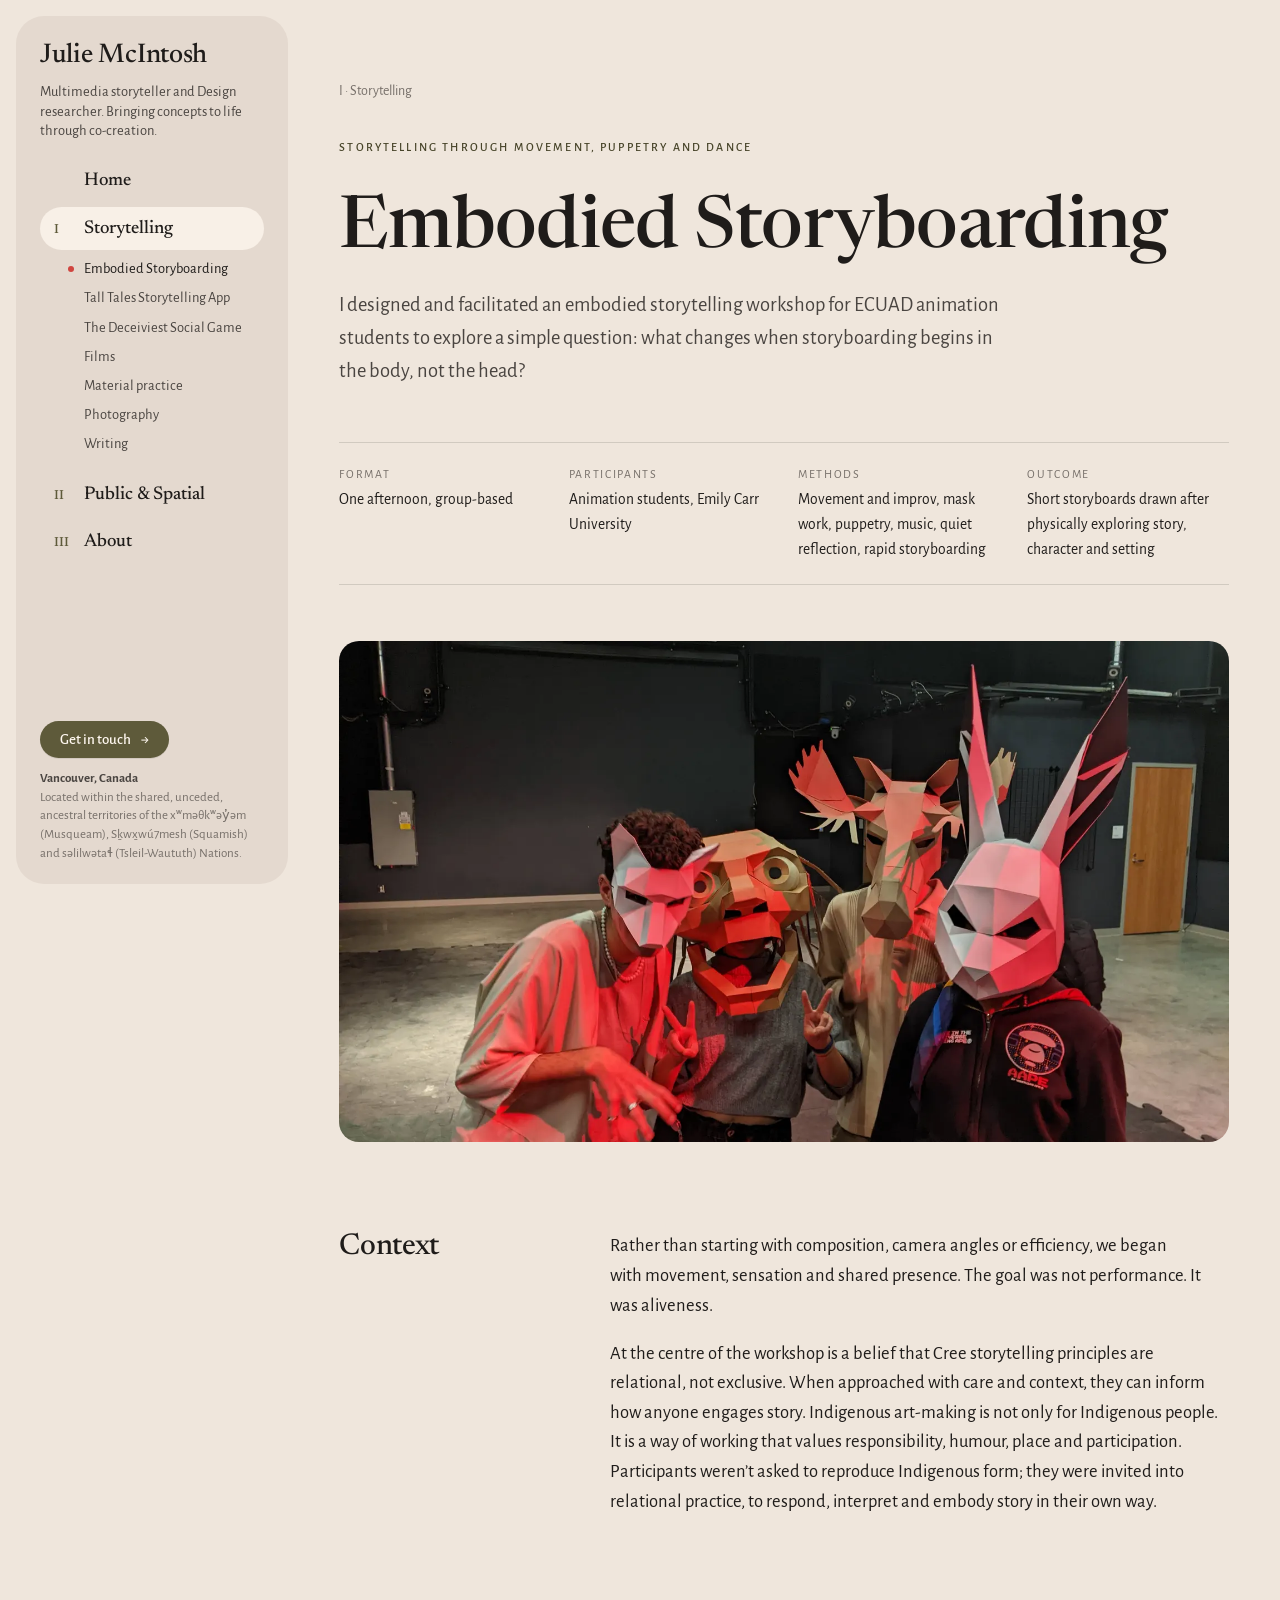
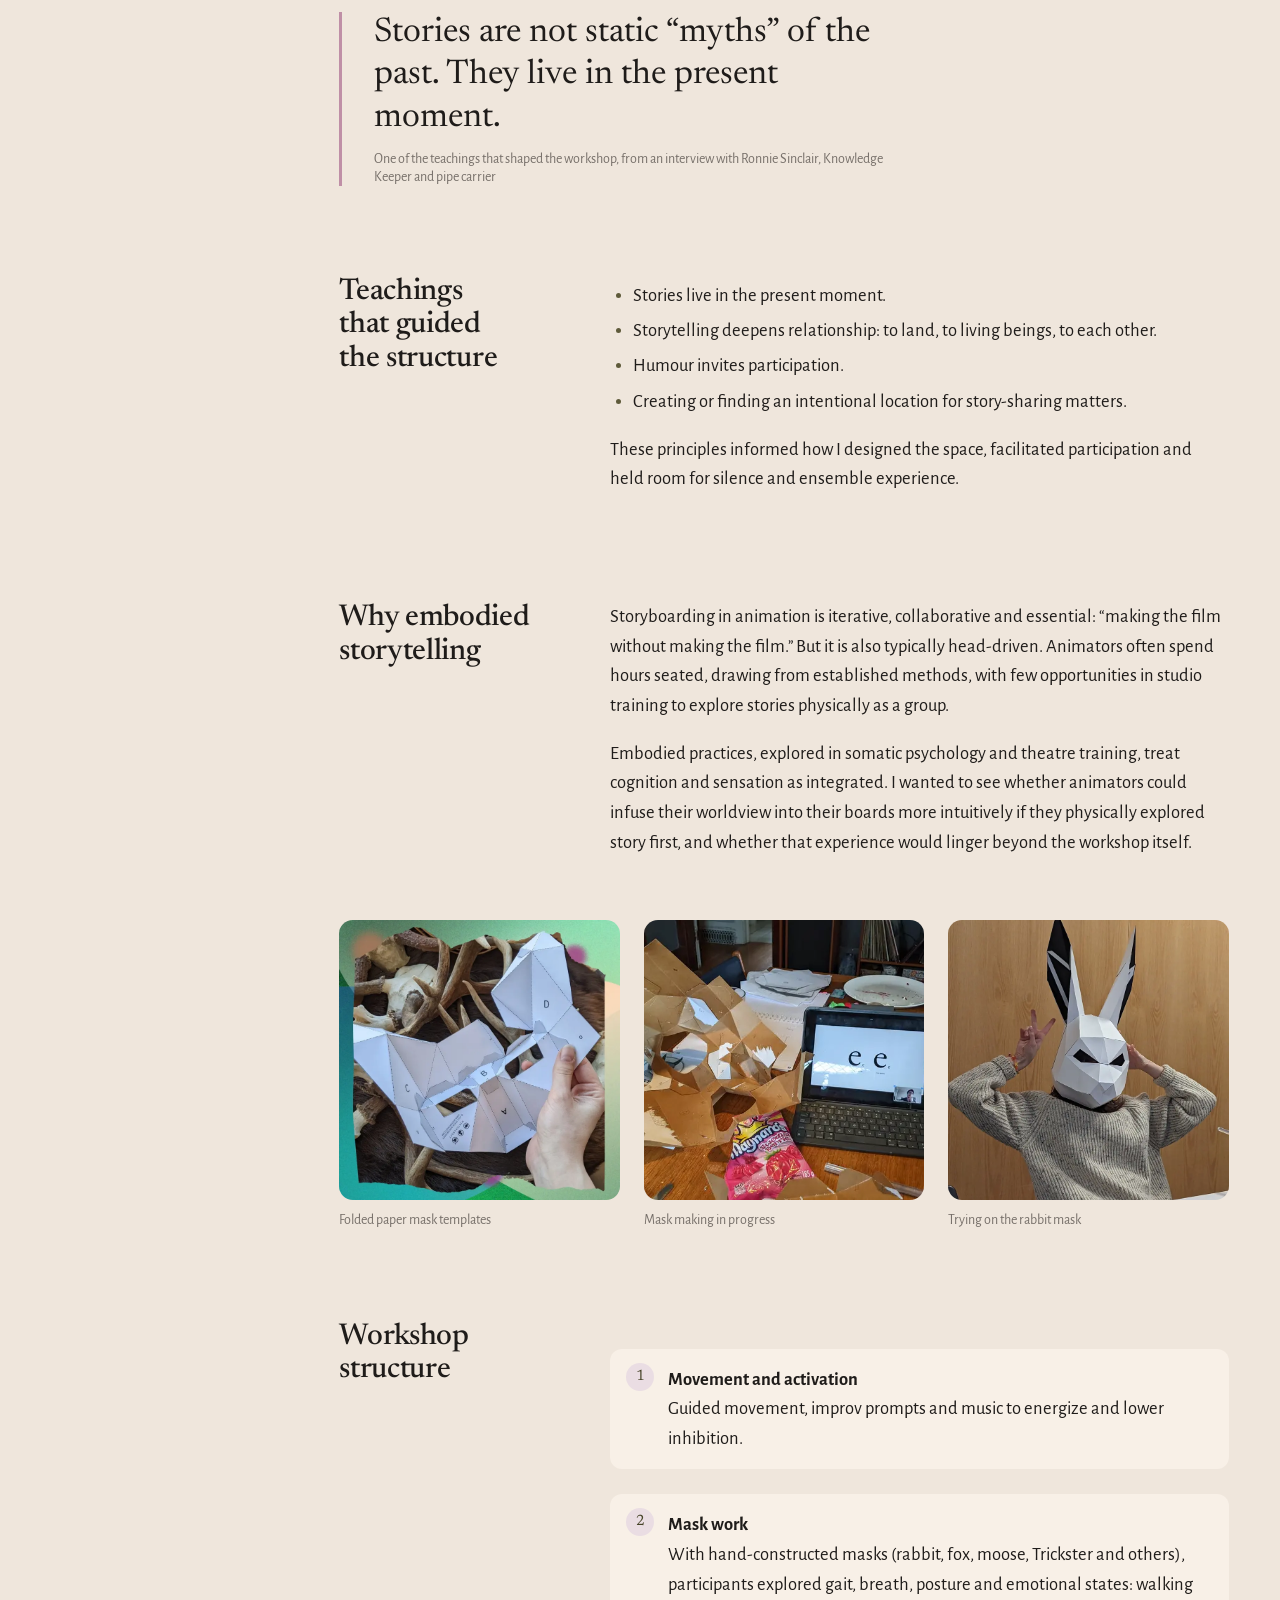
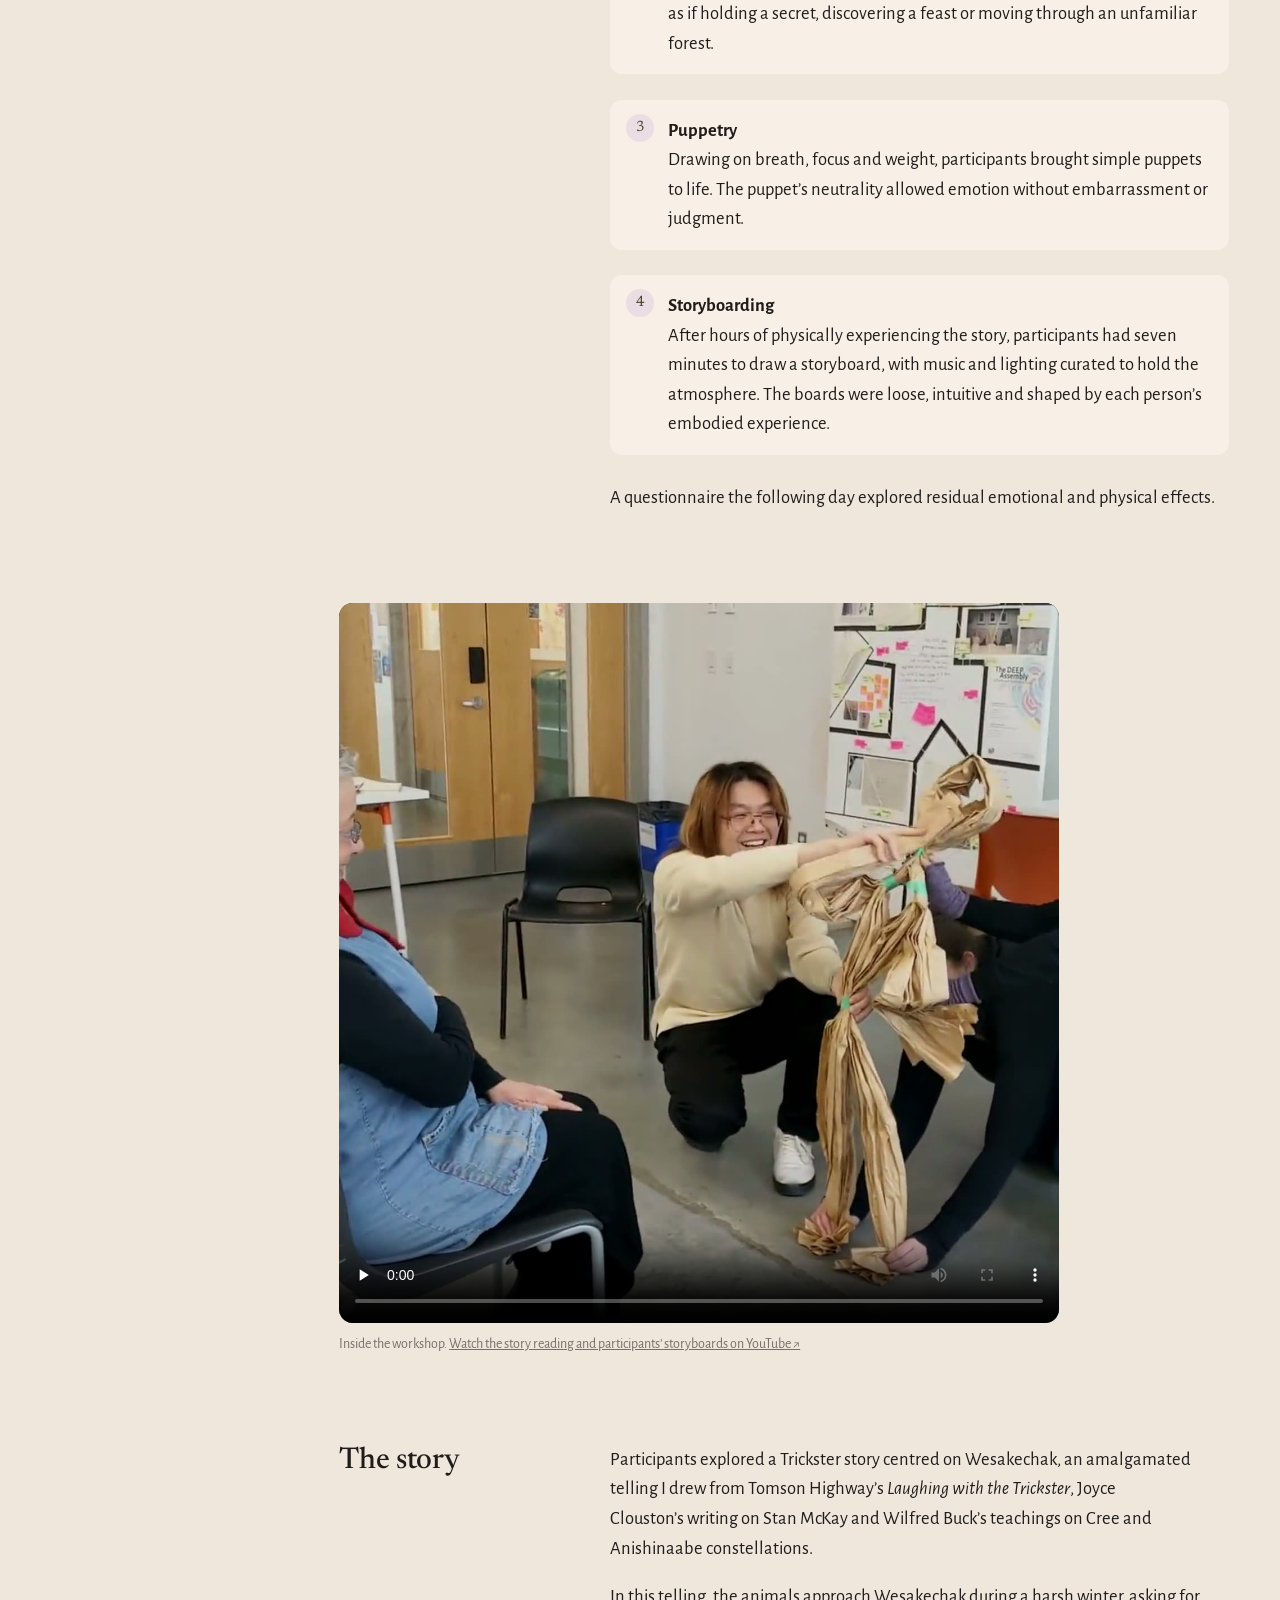
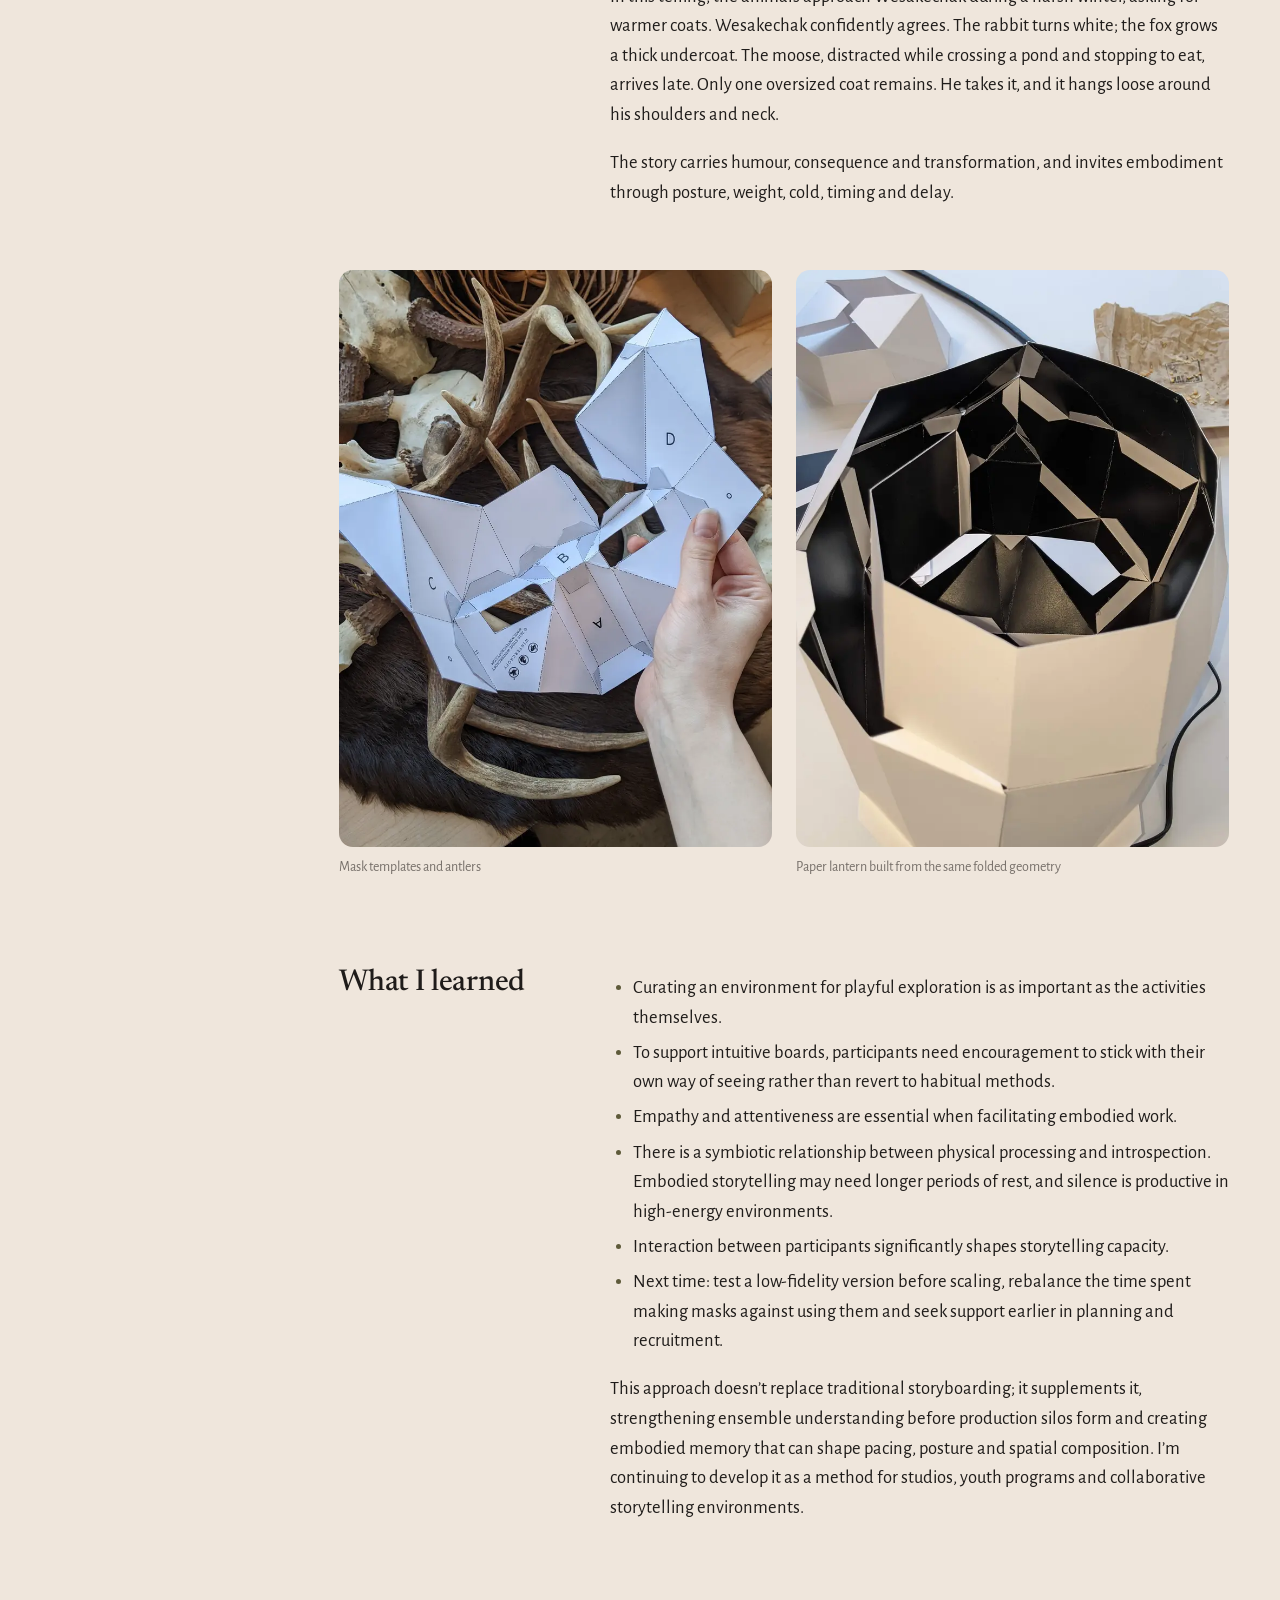
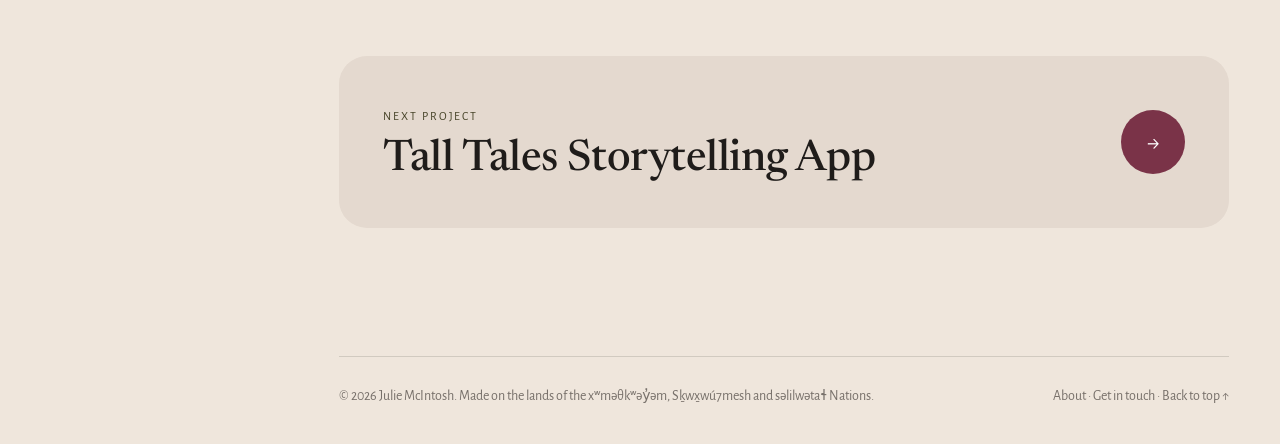
<file: embodied-storyboarding.html>
<!doctype html>
<html lang="en" class="no-js">
<head>
<meta charset="utf-8">
<meta name="robots" content="noindex, nofollow">
<meta name="viewport" content="width=device-width, initial-scale=1">
<title>Embodied Storyboarding · Julie McIntosh</title>
<meta name="description" content="An embodied storyboarding workshop for animation students using movement, mask work, puppetry and Cree storytelling principles.">
<meta property="og:title" content="Embodied Storyboarding">
<meta property="og:description" content="An embodied storyboarding workshop for animation students using movement, mask work, puppetry and Cree storytelling principles.">
<meta property="og:type" content="website">
<meta property="og:image" content="assets/img/embodied/masks-wide-1600.webp">
<meta name="theme-color" content="#efe6dc">
<link rel="icon" href="favicon.svg" type="image/svg+xml">
<link rel="preconnect" href="https://fonts.googleapis.com">
<link rel="preconnect" href="https://fonts.gstatic.com" crossorigin>
<link href="https://fonts.googleapis.com/css2?family=Alegreya+Sans:ital,wght@0,400;0,500;0,700;1,400&family=Newsreader:opsz,wght@6..72,400;6..72,500;6..72,600&display=swap" rel="stylesheet">
<link rel="stylesheet" href="assets/css/style.css">
<script src="assets/js/main.js" defer></script>
</head>
<body>
<a class="skip" href="#main">Skip to content</a>

<header class="topbar">
  <a class="brand" href="index.html"><span class="brand__name">Julie McIntosh</span></a>
  <button class="menu-btn" aria-controls="site-nav" aria-expanded="false"><i></i>Menu</button>
</header>
<div class="scrim" aria-hidden="true"></div>

<div class="shell">
<aside class="sidebar" id="site-nav"><div class="sidebar__panel">
  <a class="brand" href="index.html"><span class="brand__name">Julie McIntosh</span><span class="brand__tag">Multimedia storyteller and Design researcher. Bringing concepts to life through co-creation.</span></a>
  <nav aria-label="Main"><ul class="nav">
    <li class="nav__item"><a class="nav__link" href="index.html"><span class="nav__num"></span>Home</a></li>
    <li class="nav__item is-open"><a class="nav__link" href="storytelling.html"><span class="nav__num">I</span>Storytelling</a><ul class="subnav"><li><a href="embodied-storyboarding.html" aria-current="page">Embodied Storyboarding</a></li><li><a href="tall-tales.html">Tall Tales Storytelling App</a></li><li><a href="the-deceiviest.html">The Deceiviest Social Game</a></li><li><a href="films.html">Films</a></li><li><a href="material-practice.html">Material practice</a></li><li><a href="photography.html">Photography</a></li><li><a href="storytelling.html#writing">Writing</a></li></ul></li><li class="nav__item"><a class="nav__link" href="public-spatial.html"><span class="nav__num">II</span>Public &amp; Spatial</a><ul class="subnav"><li><a href="aniskomohcikewin.html">âniskômohcikewin</a></li><li><a href="tidal-pools.html">Tidal Pools</a></li><li><a href="montagnes-vertes.html">Montagnes vertes</a></li></ul></li><li class="nav__item"><a class="nav__link" href="about.html"><span class="nav__num">III</span>About</a></li>
  </ul></nav>
  <div class="sidebar__foot">
    <a class="btn" href="contact.html">Get in touch <span class="arrow">→</span></a>
    <p class="sidebar__note"><strong>Vancouver, Canada</strong><br>Located within the shared, unceded, ancestral territories of the xʷməθkʷəy̓əm (Musqueam), Sḵwx̱wú7mesh (Squamish) and səlilwətaɬ (Tsleil-Waututh) Nations.</p>
  </div>
</div></aside>
<div class="main">
<main id="main" class="page">

<header class="project-head">
  <p class="crumbs reveal"><a href="storytelling.html">I · Storytelling</a></p>
  <span class="eyebrow reveal">Storytelling through movement, puppetry and dance</span>
  <h1 class="reveal">Embodied Storyboarding</h1>
  <p class="lead reveal">I designed and facilitated an embodied storytelling workshop for ECUAD animation students to explore a simple question: what changes when storyboarding begins in the body, not the head?</p>
</header>
<dl class="facts reveal"><div><dt>Format</dt><dd>One afternoon, group-based</dd></div><div><dt>Participants</dt><dd>Animation students, Emily Carr University</dd></div><div><dt>Methods</dt><dd>Movement and improv, mask work, puppetry, music, quiet reflection, rapid storyboarding</dd></div><div><dt>Outcome</dt><dd>Short storyboards drawn after physically exploring story, character and setting</dd></div></dl>
<figure class="cover reveal" data-gallery><img src="assets/img/embodied/masks-wide-800.webp" srcset="assets/img/embodied/masks-wide-800.webp 800w, assets/img/embodied/masks-wide-1600.webp 1600w" sizes="(max-width: 960px) 100vw, 75vw" alt="Three participants wearing hand-made moose, fox and rabbit masks" width="800" height="450" loading="eager" fetchpriority="high" decoding="async" class="zoomable" data-full="assets/img/embodied/masks-wide-1600.webp"></figure>

<section class="block"><h2 class="reveal">Context</h2><div class="prose reveal"><p>Rather than starting with composition, camera angles or efficiency, we began with movement, sensation and shared presence. The goal was not performance. It was aliveness.</p>
<p>At the centre of the workshop is a belief that Cree storytelling principles are relational, not exclusive. When approached with care and context, they can inform how anyone engages story. Indigenous art-making is not only for Indigenous people. It is a way of working that values responsibility, humour, place and participation. Participants weren’t asked to reproduce Indigenous form; they were invited into relational practice, to respond, interpret and embody story in their own way.</p></div></section>
<blockquote class="pull reveal">Stories are not static “myths” of the past. They live in the present moment.<cite>One of the teachings that shaped the workshop, from an interview with Ronnie Sinclair, Knowledge Keeper and pipe carrier</cite></blockquote>
<section class="block"><h2 class="reveal">Teachings that guided the structure</h2><div class="prose reveal"><ul><li>Stories live in the present moment.</li><li>Storytelling deepens relationship: to land, to living beings, to each other.</li><li>Humour invites participation.</li><li>Creating or finding an intentional location for story-sharing matters.</li></ul>
<p>These principles informed how I designed the space, facilitated participation and held room for silence and ensemble experience.</p></div></section>
<section class="block"><h2 class="reveal">Why embodied storytelling</h2><div class="prose reveal"><p>Storyboarding in animation is iterative, collaborative and essential: “making the film without making the film.” But it is also typically head-driven. Animators often spend hours seated, drawing from established methods, with few opportunities in studio training to explore stories physically as a group.</p>
<p>Embodied practices, explored in somatic psychology and theatre training, treat cognition and sensation as integrated. I wanted to see whether animators could infuse their worldview into their boards more intuitively if they physically explored story first, and whether that experience would linger beyond the workshop itself.</p></div></section>
<div class="figs figs--3 figs--square" data-gallery><figure class="fig reveal"><img src="assets/img/embodied/mask-template-800.webp" srcset="assets/img/embodied/mask-template-800.webp 800w, assets/img/embodied/mask-template-1600.webp 1600w" sizes="(max-width: 680px) 50vw, 23vw" alt="Folded paper mask templates" width="800" height="800" loading="lazy" decoding="async" class="zoomable" data-full="assets/img/embodied/mask-template-1600.webp"><figcaption>Folded paper mask templates</figcaption></figure><figure class="fig reveal"><img src="assets/img/embodied/making-800.webp" srcset="assets/img/embodied/making-800.webp 800w, assets/img/embodied/making-1600.webp 1600w" sizes="(max-width: 680px) 50vw, 23vw" alt="Mask making in progress" width="800" height="450" loading="lazy" decoding="async" class="zoomable" data-full="assets/img/embodied/making-1600.webp"><figcaption>Mask making in progress</figcaption></figure><figure class="fig reveal"><img src="assets/img/embodied/rabbit-800.webp" srcset="assets/img/embodied/rabbit-800.webp 800w, assets/img/embodied/rabbit-1600.webp 1600w" sizes="(max-width: 680px) 50vw, 23vw" alt="Trying on the rabbit mask" width="800" height="1063" loading="lazy" decoding="async" class="zoomable" data-full="assets/img/embodied/rabbit-1600.webp"><figcaption>Trying on the rabbit mask</figcaption></figure></div>
<section class="block"><h2 class="reveal">Workshop structure</h2><div class="prose reveal"><ol class="steps">
<li><b>Movement and activation</b>Guided movement, improv prompts and music to energize and lower inhibition.</li>
<li><b>Mask work</b>With hand-constructed masks (rabbit, fox, moose, Trickster and others), participants explored gait, breath, posture and emotional states: walking as if holding a secret, discovering a feast or moving through an unfamiliar forest.</li>
<li><b>Puppetry</b>Drawing on breath, focus and weight, participants brought simple puppets to life. The puppet’s neutrality allowed emotion without embarrassment or judgment.</li>
<li><b>Storyboarding</b>After hours of physically experiencing the story, participants had seven minutes to draw a storyboard, with music and lighting curated to hold the atmosphere. The boards were loose, intuitive and shaped by each person’s embodied experience.</li>
</ol><p>A questionnaire the following day explored residual emotional and physical effects.</p></div></section>
<div class="full" style="max-width:720px"><div class="video reveal"><video controls preload="none" playsinline poster="assets/video/embodied-workshop-poster.jpg" aria-label="Embodied storytelling workshop video"><source src="assets/video/embodied-workshop.mp4" type="video/mp4"></video></div><p class="muted" style="font-size:14px;margin-top:10px">Inside the workshop. <a href="https://youtu.be/6mAcTrmskYM" target="_blank" rel="noopener">Watch the story reading and participants’ storyboards on YouTube ↗</a></p></div>
<section class="block"><h2 class="reveal">The story</h2><div class="prose reveal"><p>Participants explored a Trickster story centred on Wesakechak, an amalgamated telling I drew from Tomson Highway’s <em>Laughing with the Trickster</em>, Joyce Clouston’s writing on Stan McKay and Wilfred Buck’s teachings on Cree and Anishinaabe constellations.</p>
<p>In this telling, the animals approach Wesakechak during a harsh winter, asking for warmer coats. Wesakechak confidently agrees. The rabbit turns white; the fox grows a thick undercoat. The moose, distracted while crossing a pond and stopping to eat, arrives late. Only one oversized coat remains. He takes it, and it hangs loose around his shoulders and neck.</p>
<p>The story carries humour, consequence and transformation, and invites embodiment through posture, weight, cold, timing and delay.</p></div></section>
<div class="figs figs--2 figs--portrait" data-gallery><figure class="fig reveal"><img src="assets/img/embodied/antlers-800.webp" srcset="assets/img/embodied/antlers-800.webp 800w, assets/img/embodied/antlers-1600.webp 1600w" sizes="(max-width: 680px) 50vw, 35vw" alt="Mask templates and antlers" width="800" height="1422" loading="lazy" decoding="async" class="zoomable" data-full="assets/img/embodied/antlers-1600.webp"><figcaption>Mask templates and antlers</figcaption></figure><figure class="fig reveal"><img src="assets/img/embodied/lamp-800.webp" srcset="assets/img/embodied/lamp-800.webp 800w, assets/img/embodied/lamp-1600.webp 1600w" sizes="(max-width: 680px) 50vw, 35vw" alt="Paper lantern built from the same folded geometry" width="800" height="1422" loading="lazy" decoding="async" class="zoomable" data-full="assets/img/embodied/lamp-1600.webp"><figcaption>Paper lantern built from the same folded geometry</figcaption></figure></div>
<section class="block"><h2 class="reveal">What I learned</h2><div class="prose reveal"><ul>
<li>Curating an environment for playful exploration is as important as the activities themselves.</li>
<li>To support intuitive boards, participants need encouragement to stick with their own way of seeing rather than revert to habitual methods.</li>
<li>Empathy and attentiveness are essential when facilitating embodied work.</li>
<li>There is a symbiotic relationship between physical processing and introspection. Embodied storytelling may need longer periods of rest, and silence is productive in high-energy environments.</li>
<li>Interaction between participants significantly shapes storytelling capacity.</li>
<li>Next time: test a low-fidelity version before scaling, rebalance the time spent making masks against using them and seek support earlier in planning and recruitment.</li>
</ul>
<p>This approach doesn’t replace traditional storyboarding; it supplements it, strengthening ensemble understanding before production silos form and creating embodied memory that can shape pacing, posture and spatial composition. I’m continuing to develop it as a method for studios, youth programs and collaborative storytelling environments.</p></div></section>
<a class="next reveal" href="tall-tales.html"><div><small>Next project</small><h2>Tall Tales Storytelling App</h2></div><span class="next__circle" aria-hidden="true">→</span></a>
</main>
<footer class="footer">
  <span>© 2026 Julie McIntosh. Made on the lands of the xʷməθkʷəy̓əm, Sḵwx̱wú7mesh and səlilwətaɬ Nations.</span>
  <span><a href="about.html">About</a> · <a href="contact.html">Get in touch</a> · <a href="#main">Back to top ↑</a></span>
</footer>
</div>
</div>
</body>
</html>
</file>
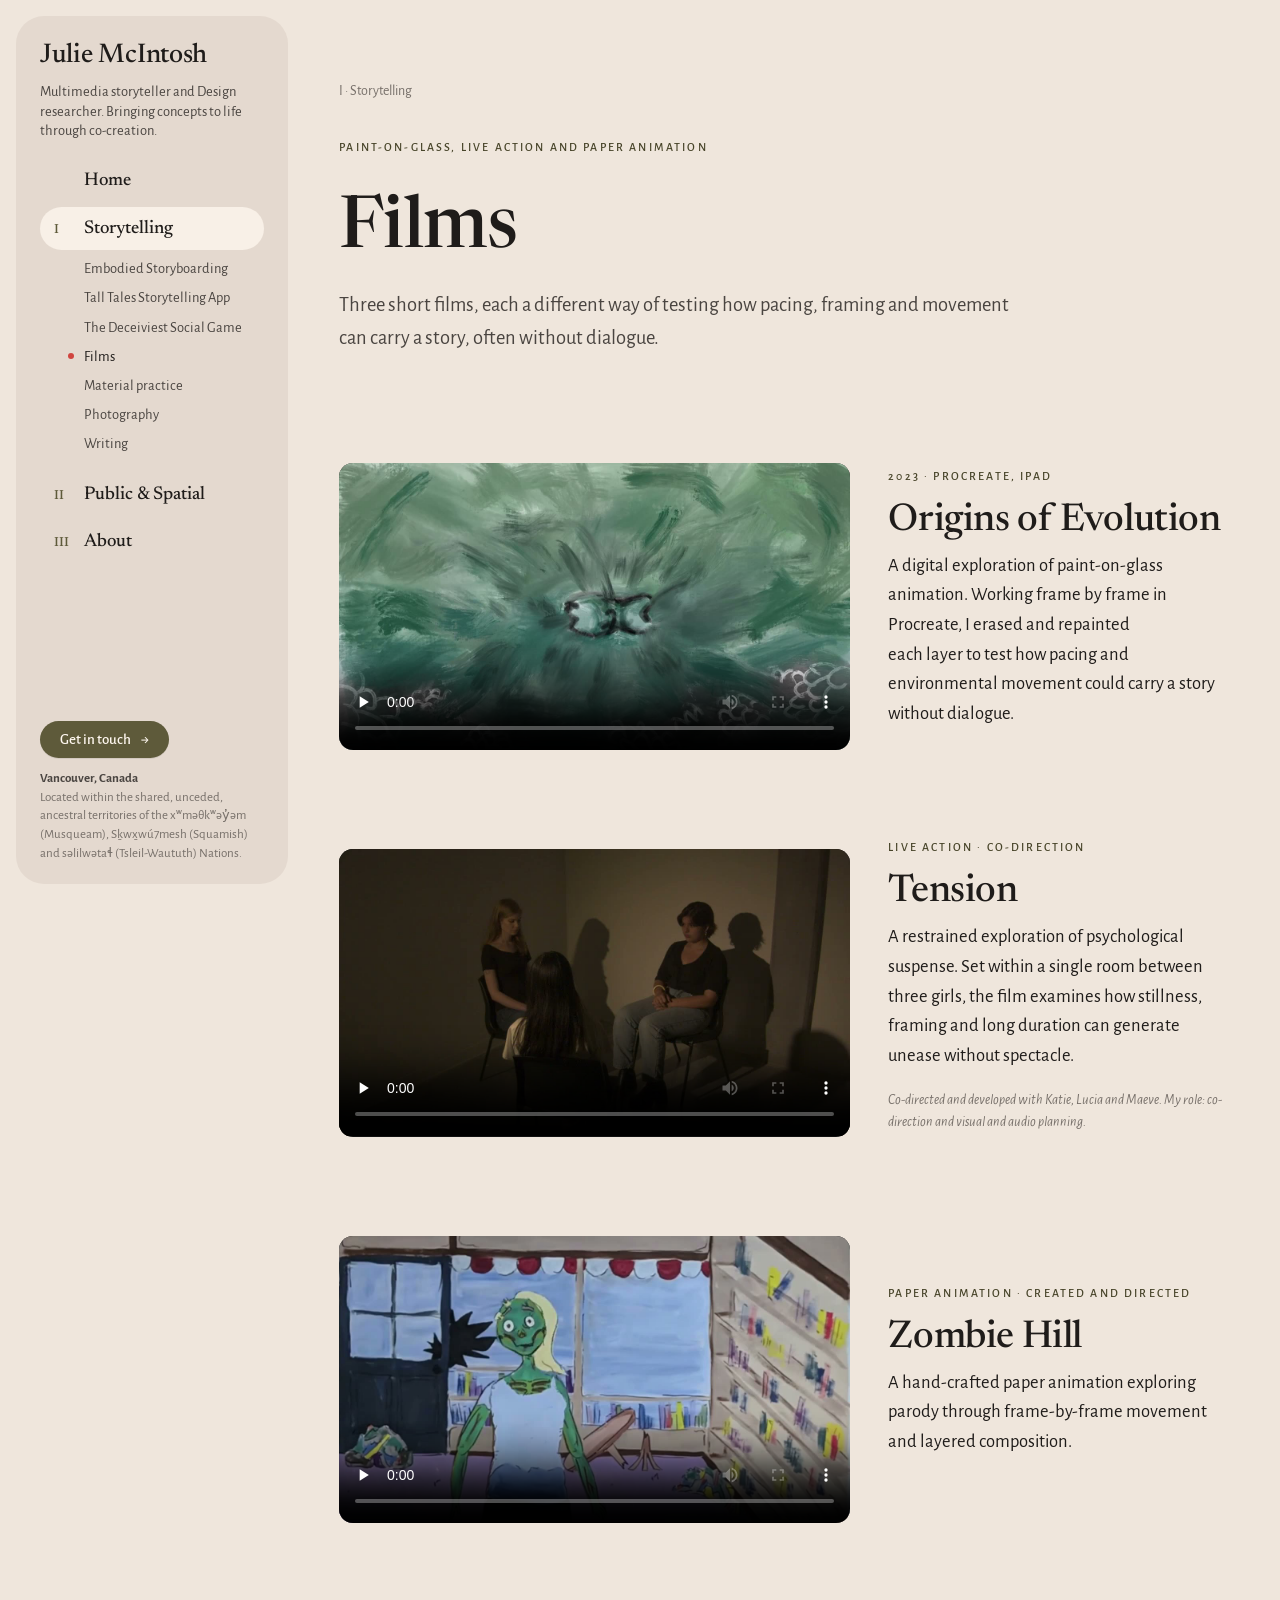
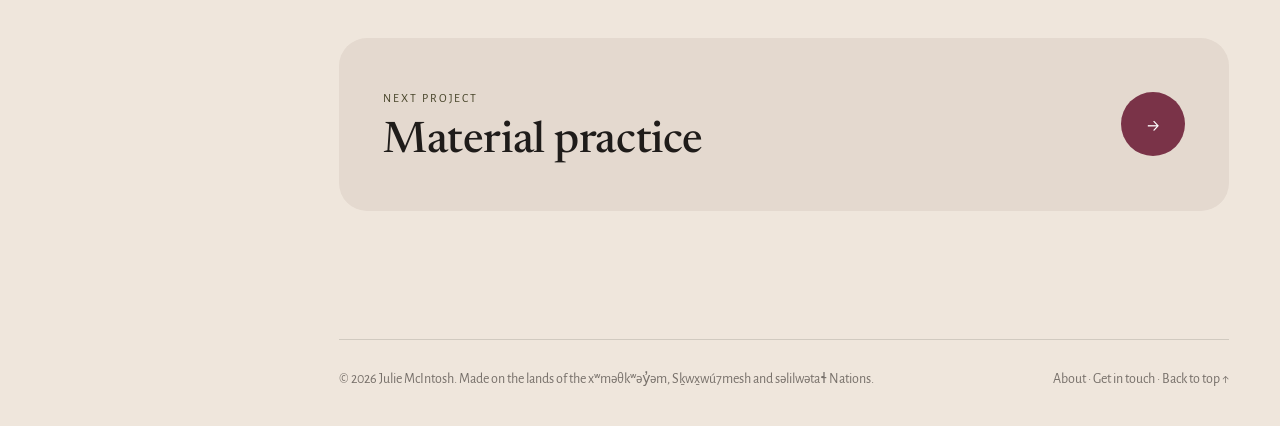
<file: films.html>
<!doctype html>
<html lang="en" class="no-js">
<head>
<meta charset="utf-8">
<meta name="robots" content="noindex, nofollow">
<meta name="viewport" content="width=device-width, initial-scale=1">
<title>Films · Julie McIntosh</title>
<meta name="description" content="Short films by Julie McIntosh: Origins of Evolution, Tension and Zombie Hill.">
<meta property="og:title" content="Films">
<meta property="og:description" content="Short films by Julie McIntosh: Origins of Evolution, Tension and Zombie Hill.">
<meta property="og:type" content="website">
<meta property="og:image" content="assets/img/aniskomohcikewin/panoramic-1600.webp">
<meta name="theme-color" content="#efe6dc">
<link rel="icon" href="favicon.svg" type="image/svg+xml">
<link rel="preconnect" href="https://fonts.googleapis.com">
<link rel="preconnect" href="https://fonts.gstatic.com" crossorigin>
<link href="https://fonts.googleapis.com/css2?family=Alegreya+Sans:ital,wght@0,400;0,500;0,700;1,400&family=Newsreader:opsz,wght@6..72,400;6..72,500;6..72,600&display=swap" rel="stylesheet">
<link rel="stylesheet" href="assets/css/style.css">
<script src="assets/js/main.js" defer></script>
</head>
<body>
<a class="skip" href="#main">Skip to content</a>

<header class="topbar">
  <a class="brand" href="index.html"><span class="brand__name">Julie McIntosh</span></a>
  <button class="menu-btn" aria-controls="site-nav" aria-expanded="false"><i></i>Menu</button>
</header>
<div class="scrim" aria-hidden="true"></div>

<div class="shell">
<aside class="sidebar" id="site-nav"><div class="sidebar__panel">
  <a class="brand" href="index.html"><span class="brand__name">Julie McIntosh</span><span class="brand__tag">Multimedia storyteller and Design researcher. Bringing concepts to life through co-creation.</span></a>
  <nav aria-label="Main"><ul class="nav">
    <li class="nav__item"><a class="nav__link" href="index.html"><span class="nav__num"></span>Home</a></li>
    <li class="nav__item is-open"><a class="nav__link" href="storytelling.html"><span class="nav__num">I</span>Storytelling</a><ul class="subnav"><li><a href="embodied-storyboarding.html">Embodied Storyboarding</a></li><li><a href="tall-tales.html">Tall Tales Storytelling App</a></li><li><a href="the-deceiviest.html">The Deceiviest Social Game</a></li><li><a href="films.html" aria-current="page">Films</a></li><li><a href="material-practice.html">Material practice</a></li><li><a href="photography.html">Photography</a></li><li><a href="storytelling.html#writing">Writing</a></li></ul></li><li class="nav__item"><a class="nav__link" href="public-spatial.html"><span class="nav__num">II</span>Public &amp; Spatial</a><ul class="subnav"><li><a href="aniskomohcikewin.html">âniskômohcikewin</a></li><li><a href="tidal-pools.html">Tidal Pools</a></li><li><a href="montagnes-vertes.html">Montagnes vertes</a></li></ul></li><li class="nav__item"><a class="nav__link" href="about.html"><span class="nav__num">III</span>About</a></li>
  </ul></nav>
  <div class="sidebar__foot">
    <a class="btn" href="contact.html">Get in touch <span class="arrow">→</span></a>
    <p class="sidebar__note"><strong>Vancouver, Canada</strong><br>Located within the shared, unceded, ancestral territories of the xʷməθkʷəy̓əm (Musqueam), Sḵwx̱wú7mesh (Squamish) and səlilwətaɬ (Tsleil-Waututh) Nations.</p>
  </div>
</div></aside>
<div class="main">
<main id="main" class="page">

<header class="project-head">
  <p class="crumbs reveal"><a href="storytelling.html">I · Storytelling</a></p>
  <span class="eyebrow reveal">Paint-on-glass, live action and paper animation</span>
  <h1 class="reveal">Films</h1>
  <p class="lead reveal">Three short films, each a different way of testing how pacing, framing and movement can carry a story, often without dialogue.</p>
</header>



<section class="film">
  <div class="video reveal"><video controls preload="none" playsinline poster="assets/video/origins-poster.jpg" aria-label="Origins of Evolution"><source src="assets/video/origins.mp4" type="video/mp4"></video></div>
  <div class="reveal"><span class="eyebrow">2023 · Procreate, iPad</span><h2>Origins of Evolution</h2><p>A digital exploration of paint-on-glass animation. Working frame by frame in Procreate, I erased and repainted each layer to test how pacing and environmental movement could carry a story without dialogue.</p></div>
</section>
<section class="film">
  <div class="video reveal"><video controls preload="none" playsinline poster="assets/video/tension-poster.jpg" aria-label="Tension"><source src="assets/video/tension.mp4" type="video/mp4"></video></div>
  <div class="reveal"><span class="eyebrow">Live action · Co-direction</span><h2>Tension</h2><p>A restrained exploration of psychological suspense. Set within a single room between three girls, the film examines how stillness, framing and long duration can generate unease without spectacle.</p><p class="spec">Co-directed and developed with Katie, Lucia and Maeve. My role: co-direction and visual and audio planning.</p></div>
</section>
<section class="film">
  <div class="video reveal"><video controls preload="none" playsinline poster="assets/video/zombie-hill-poster.jpg" aria-label="Zombie Hill"><source src="assets/video/zombie-hill.mp4" type="video/mp4"></video></div>
  <div class="reveal"><span class="eyebrow">Paper animation · Created and directed</span><h2>Zombie Hill</h2><p>A hand-crafted paper animation exploring parody through frame-by-frame movement and layered composition.</p></div>
</section>
<a class="next reveal" href="material-practice.html"><div><small>Next project</small><h2>Material practice</h2></div><span class="next__circle" aria-hidden="true">→</span></a>
</main>
<footer class="footer">
  <span>© 2026 Julie McIntosh. Made on the lands of the xʷməθkʷəy̓əm, Sḵwx̱wú7mesh and səlilwətaɬ Nations.</span>
  <span><a href="about.html">About</a> · <a href="contact.html">Get in touch</a> · <a href="#main">Back to top ↑</a></span>
</footer>
</div>
</div>
</body>
</html>
</file>
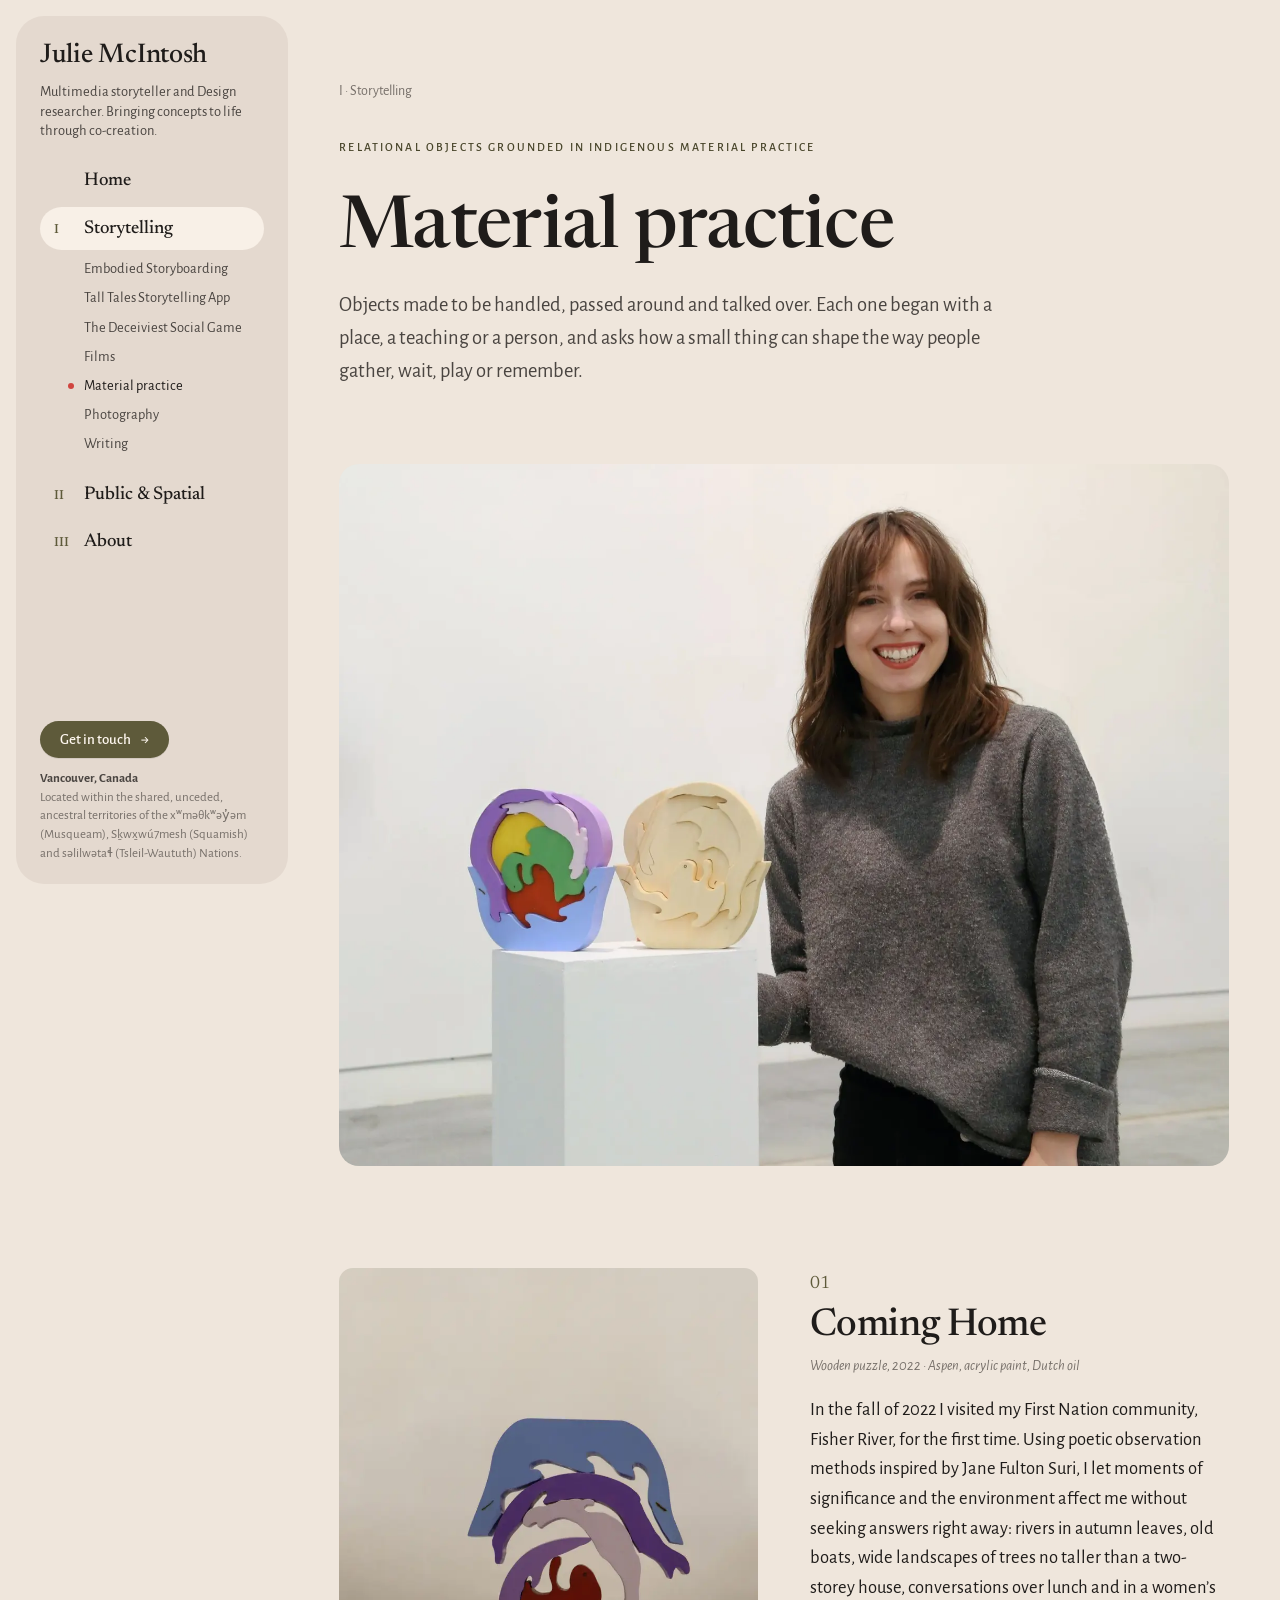
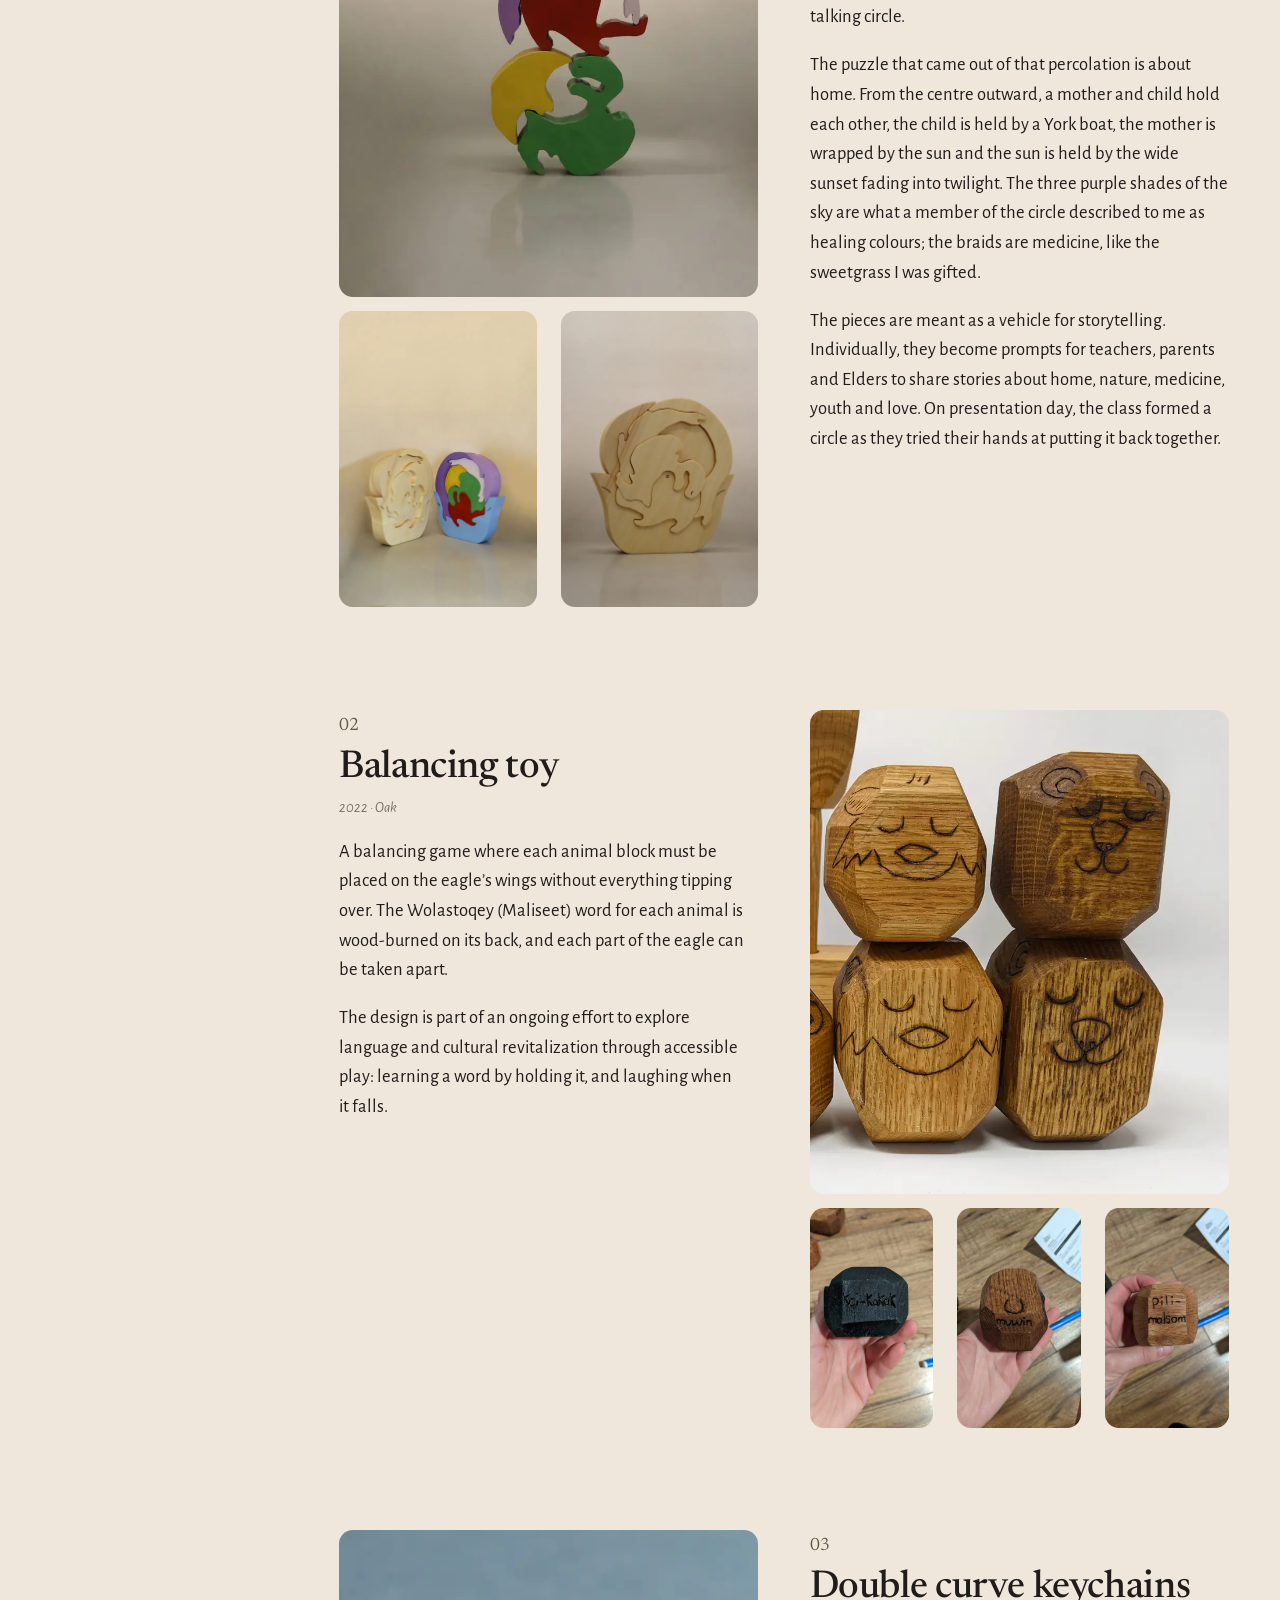
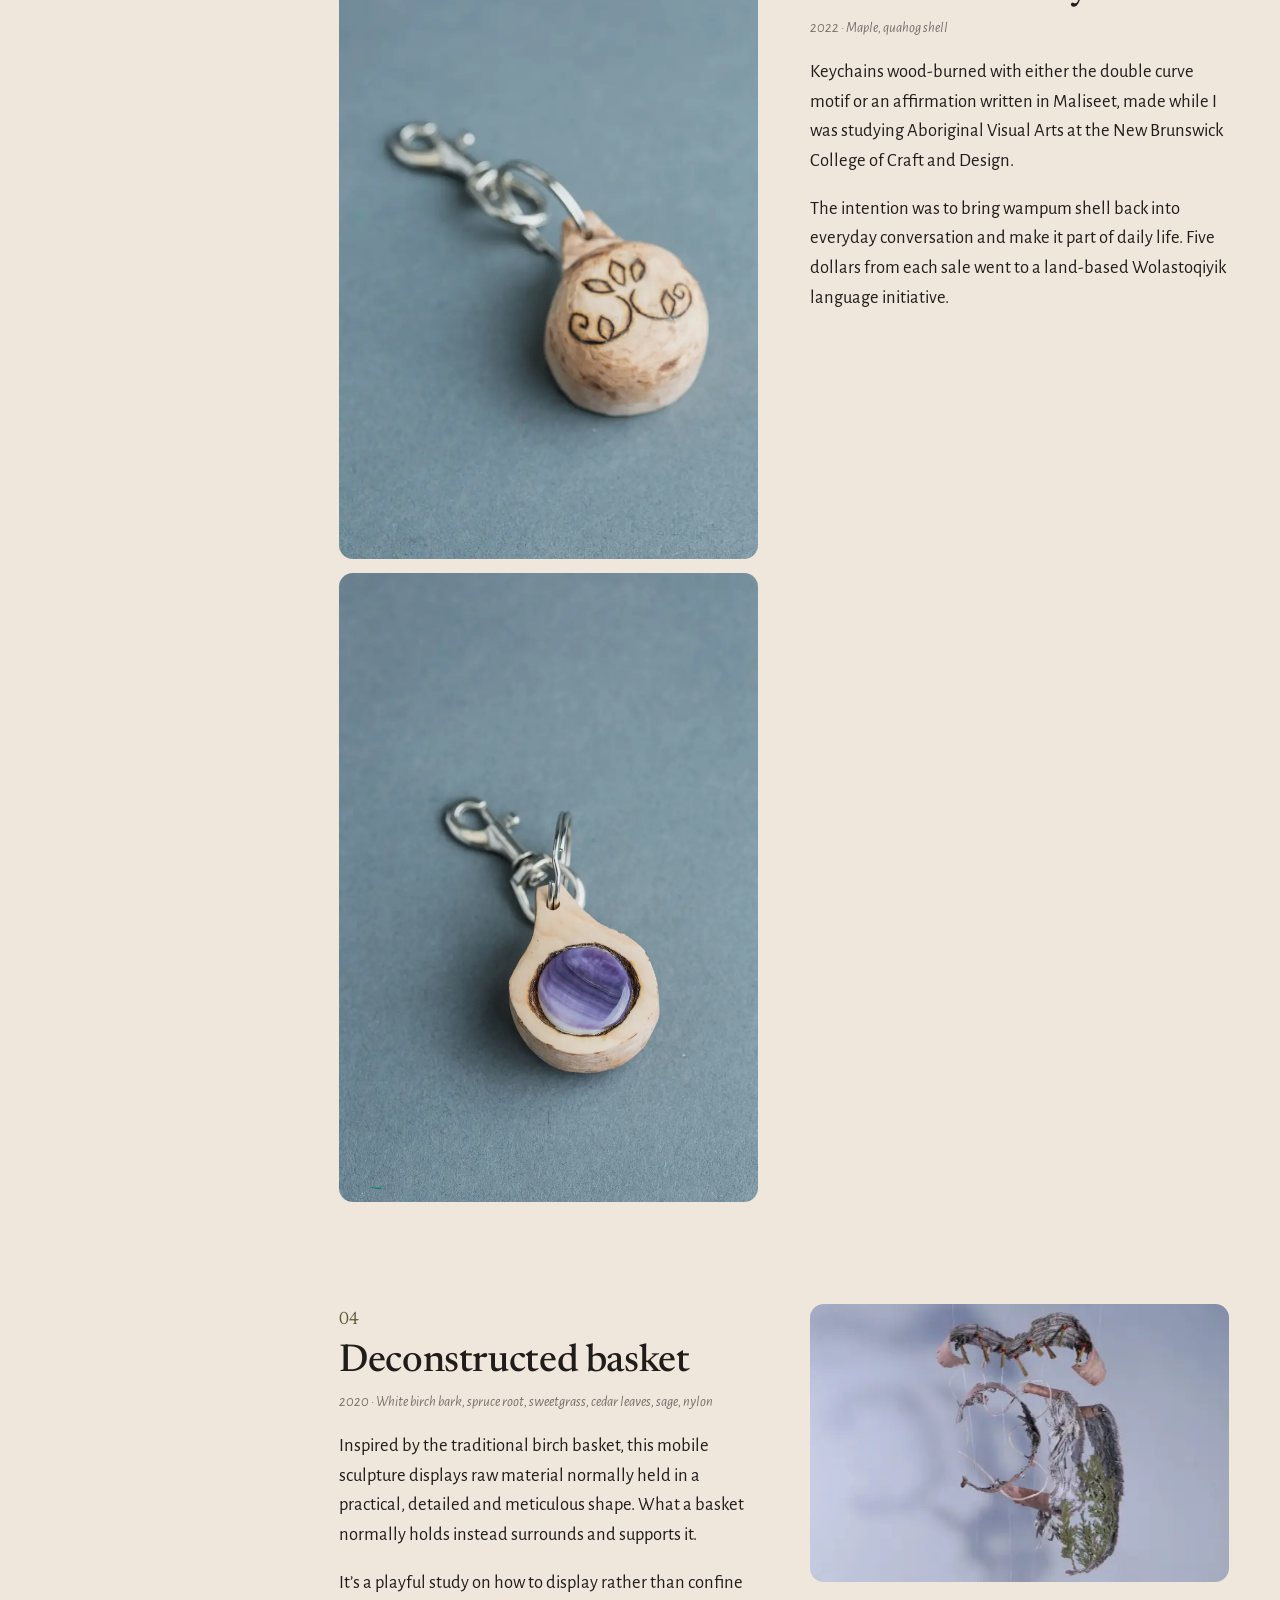
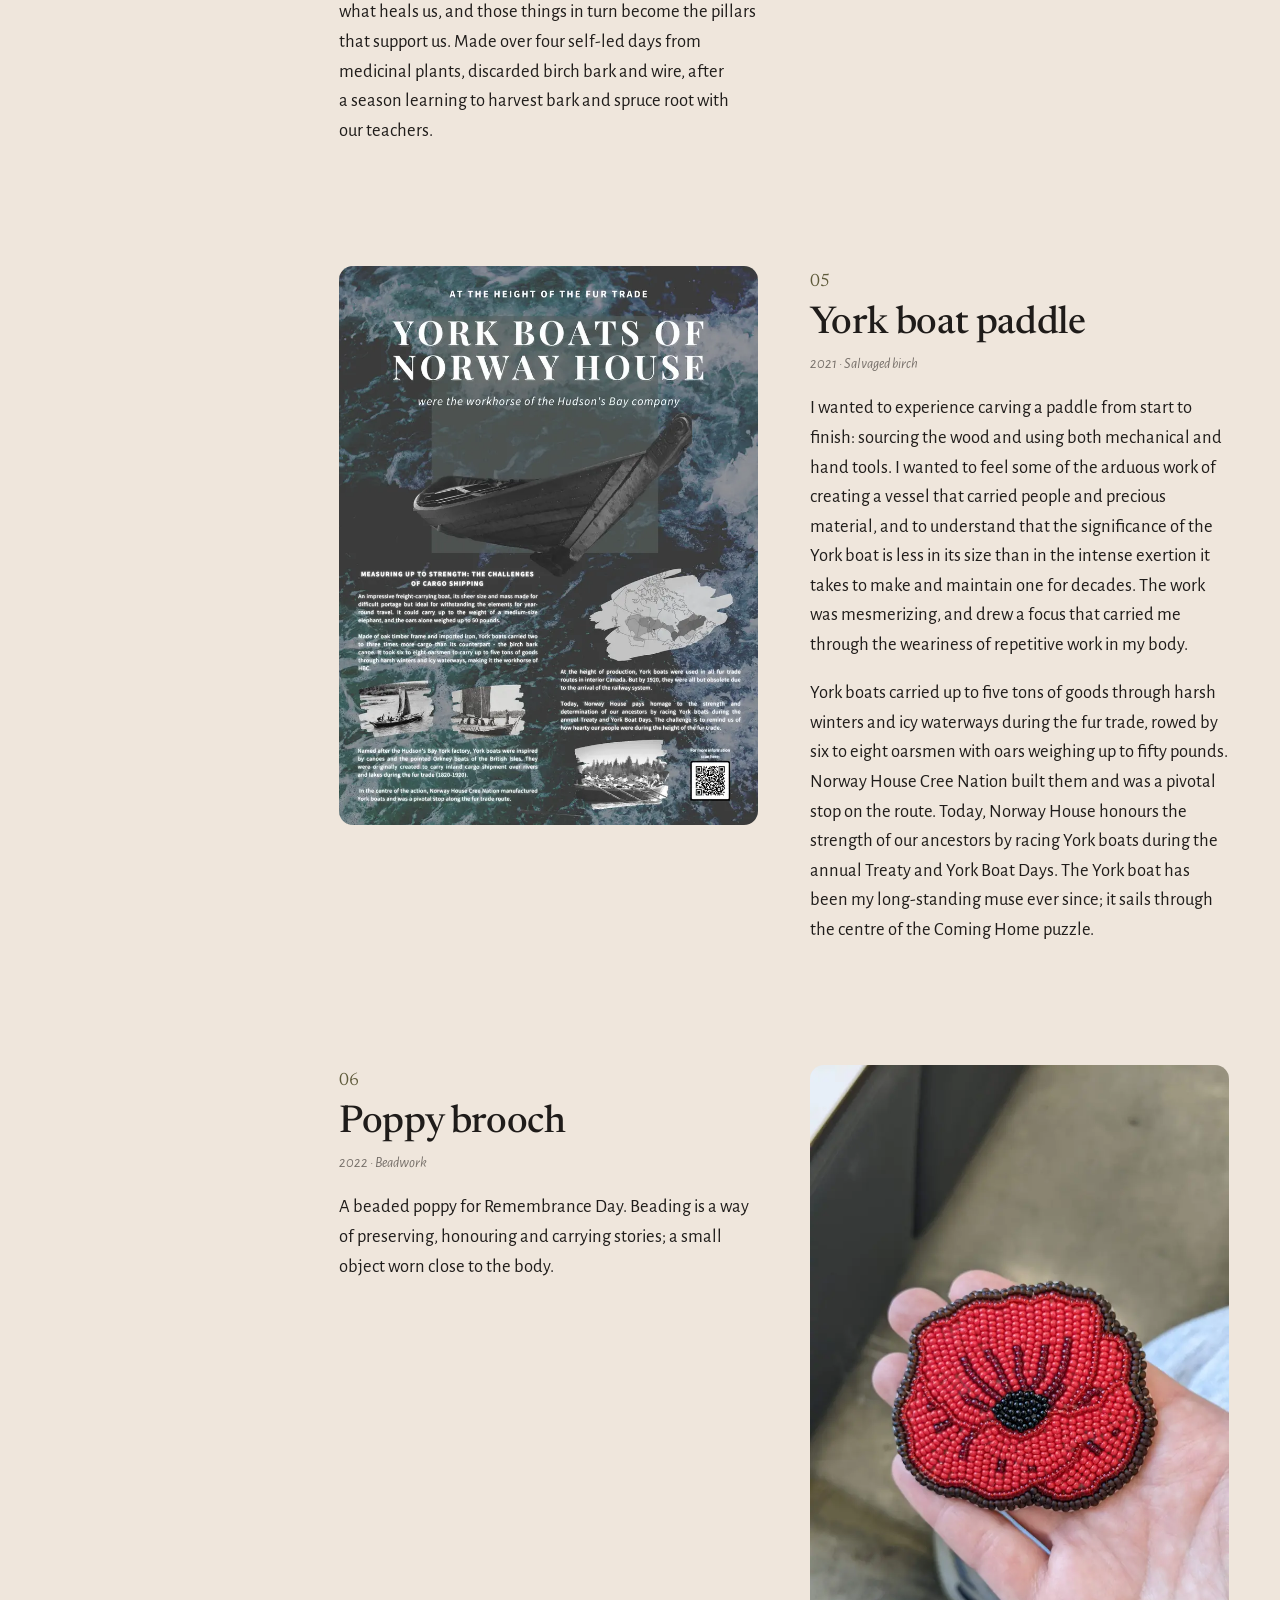
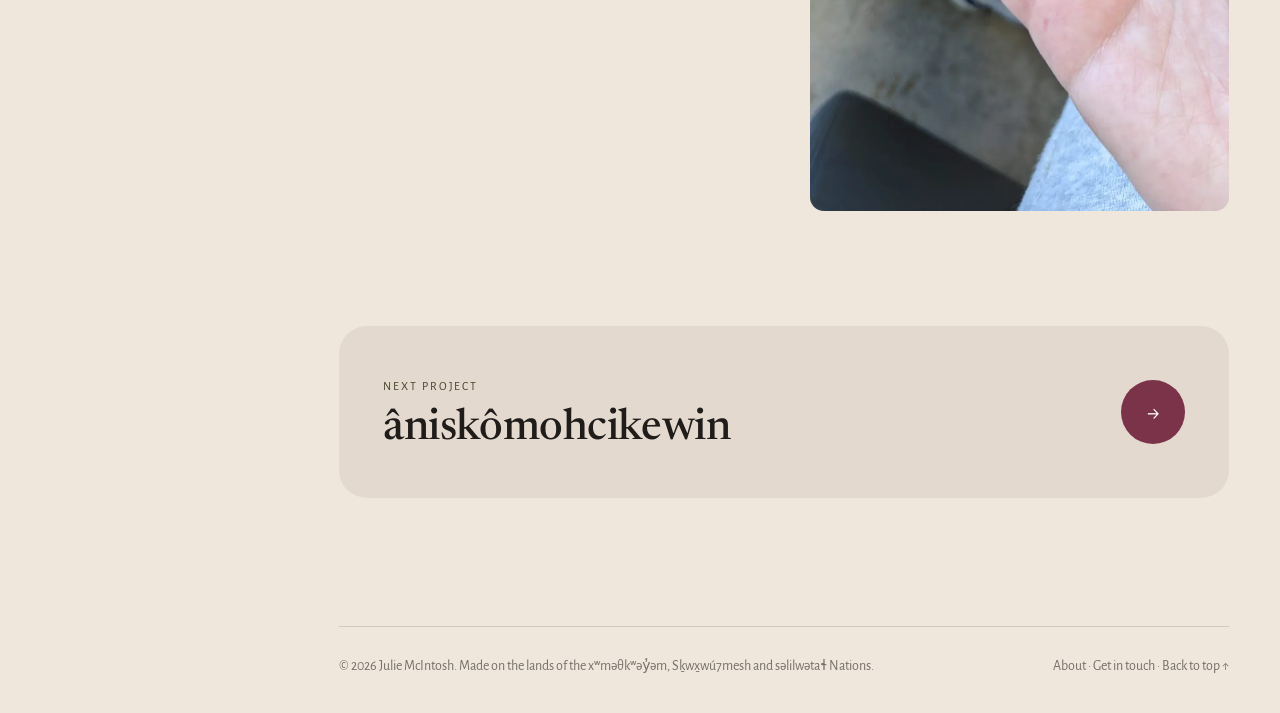
<file: material-practice.html>
<!doctype html>
<html lang="en" class="no-js">
<head>
<meta charset="utf-8">
<meta name="robots" content="noindex, nofollow">
<meta name="viewport" content="width=device-width, initial-scale=1">
<title>Material practice · Julie McIntosh</title>
<meta name="description" content="Relational objects grounded in Indigenous material practice: the Coming Home puzzle, double curve keychains, a balancing toy, a deconstructed basket and a York boat paddle.">
<meta property="og:title" content="Material practice">
<meta property="og:description" content="Relational objects grounded in Indigenous material practice: the Coming Home puzzle, double curve keychains, a balancing toy, a deconstructed basket and a York boat paddle.">
<meta property="og:type" content="website">
<meta property="og:image" content="assets/img/material/coming-home-stack-1600.webp">
<meta name="theme-color" content="#efe6dc">
<link rel="icon" href="favicon.svg" type="image/svg+xml">
<link rel="preconnect" href="https://fonts.googleapis.com">
<link rel="preconnect" href="https://fonts.gstatic.com" crossorigin>
<link href="https://fonts.googleapis.com/css2?family=Alegreya+Sans:ital,wght@0,400;0,500;0,700;1,400&family=Newsreader:opsz,wght@6..72,400;6..72,500;6..72,600&display=swap" rel="stylesheet">
<link rel="stylesheet" href="assets/css/style.css">
<script src="assets/js/main.js" defer></script>
</head>
<body>
<a class="skip" href="#main">Skip to content</a>

<header class="topbar">
  <a class="brand" href="index.html"><span class="brand__name">Julie McIntosh</span></a>
  <button class="menu-btn" aria-controls="site-nav" aria-expanded="false"><i></i>Menu</button>
</header>
<div class="scrim" aria-hidden="true"></div>

<div class="shell">
<aside class="sidebar" id="site-nav"><div class="sidebar__panel">
  <a class="brand" href="index.html"><span class="brand__name">Julie McIntosh</span><span class="brand__tag">Multimedia storyteller and Design researcher. Bringing concepts to life through co-creation.</span></a>
  <nav aria-label="Main"><ul class="nav">
    <li class="nav__item"><a class="nav__link" href="index.html"><span class="nav__num"></span>Home</a></li>
    <li class="nav__item is-open"><a class="nav__link" href="storytelling.html"><span class="nav__num">I</span>Storytelling</a><ul class="subnav"><li><a href="embodied-storyboarding.html">Embodied Storyboarding</a></li><li><a href="tall-tales.html">Tall Tales Storytelling App</a></li><li><a href="the-deceiviest.html">The Deceiviest Social Game</a></li><li><a href="films.html">Films</a></li><li><a href="material-practice.html" aria-current="page">Material practice</a></li><li><a href="photography.html">Photography</a></li><li><a href="storytelling.html#writing">Writing</a></li></ul></li><li class="nav__item"><a class="nav__link" href="public-spatial.html"><span class="nav__num">II</span>Public &amp; Spatial</a><ul class="subnav"><li><a href="aniskomohcikewin.html">âniskômohcikewin</a></li><li><a href="tidal-pools.html">Tidal Pools</a></li><li><a href="montagnes-vertes.html">Montagnes vertes</a></li></ul></li><li class="nav__item"><a class="nav__link" href="about.html"><span class="nav__num">III</span>About</a></li>
  </ul></nav>
  <div class="sidebar__foot">
    <a class="btn" href="contact.html">Get in touch <span class="arrow">→</span></a>
    <p class="sidebar__note"><strong>Vancouver, Canada</strong><br>Located within the shared, unceded, ancestral territories of the xʷməθkʷəy̓əm (Musqueam), Sḵwx̱wú7mesh (Squamish) and səlilwətaɬ (Tsleil-Waututh) Nations.</p>
  </div>
</div></aside>
<div class="main">
<main id="main" class="page">

<header class="project-head">
  <p class="crumbs reveal"><a href="storytelling.html">I · Storytelling</a></p>
  <span class="eyebrow reveal">Relational objects grounded in Indigenous material practice</span>
  <h1 class="reveal">Material practice</h1>
  <p class="lead reveal">Objects made to be handled, passed around and talked over. Each one began with a place, a teaching or a person, and asks how a small thing can shape the way people gather, wait, play or remember.</p>
</header>

<figure class="cover reveal" data-gallery><img src="assets/img/material/coming-home-julie-800.webp" srcset="assets/img/material/coming-home-julie-800.webp 800w, assets/img/material/coming-home-julie-1600.webp 1600w" sizes="(max-width: 960px) 100vw, 75vw" alt="Julie standing beside the painted and unpainted Coming Home puzzles on a plinth" width="800" height="1181" loading="eager" fetchpriority="high" decoding="async" class="zoomable" data-full="assets/img/material/coming-home-julie-1600.webp"></figure>

<article class="object">
  <div class="object__media" data-gallery><img src="assets/img/material/coming-home-stack-800.webp" srcset="assets/img/material/coming-home-stack-800.webp 800w, assets/img/material/coming-home-stack-1600.webp 1600w" sizes="(max-width: 960px) 100vw, 40vw" alt="Painted puzzle pieces balanced in a tall stack" width="800" height="1200" loading="lazy" decoding="async" class="zoomable" data-full="assets/img/material/coming-home-stack-1600.webp">
    <div class="figs figs--2" style="margin:0"><img src="assets/img/material/coming-home-pair-800.webp" srcset="assets/img/material/coming-home-pair-800.webp 800w, assets/img/material/coming-home-pair-1600.webp 1600w" sizes="25vw" alt="The stained and painted puzzles side by side" width="800" height="1200" loading="lazy" decoding="async" class="zoomable" data-full="assets/img/material/coming-home-pair-1600.webp"><img src="assets/img/material/coming-home-raw-800.webp" srcset="assets/img/material/coming-home-raw-800.webp 800w, assets/img/material/coming-home-raw-1600.webp 1600w" sizes="25vw" alt="The unpainted aspen puzzle assembled" width="800" height="1200" loading="lazy" decoding="async" class="zoomable" data-full="assets/img/material/coming-home-raw-1600.webp"></div></div>
  <div class="reveal"><span class="object__num">01</span><h2>Coming Home</h2><p class="spec">Wooden puzzle, 2022 · Aspen, acrylic paint, Dutch oil</p>
  <div class="prose"><p>In the fall of 2022 I visited my First Nation community, Fisher River, for the first time. Using poetic observation methods inspired by Jane Fulton Suri, I let moments of significance and the environment affect me without seeking answers right away: rivers in autumn leaves, old boats, wide landscapes of trees no taller than a two-storey house, conversations over lunch and in a women’s talking circle.</p>
  <p>The puzzle that came out of that percolation is about home. From the centre outward, a mother and child hold each other, the child is held by a York boat, the mother is wrapped by the sun and the sun is held by the wide sunset fading into twilight. The three purple shades of the sky are what a member of the circle described to me as healing colours; the braids are medicine, like the sweetgrass I was gifted.</p>
  <p>The pieces are meant as a vehicle for storytelling. Individually, they become prompts for teachers, parents and Elders to share stories about home, nature, medicine, youth and love. On presentation day, the class formed a circle as they tried their hands at putting it back together.</p></div></div>
</article>
<article class="object">
  <div class="object__media" data-gallery><img src="assets/img/material/balancing-toy-anim.webp" alt="Animation of carved animal blocks being stacked" width="720" height="831" loading="lazy" decoding="async">
    <div class="figs figs--3" style="margin:0"><img src="assets/img/material/balancing-word-1-800.webp" srcset="assets/img/material/balancing-word-1-800.webp 800w, assets/img/material/balancing-word-1-1600.webp 1600w" sizes="15vw" alt="Block wood-burned with a Wolastoqey word" width="800" height="1422" loading="lazy" decoding="async" class="zoomable" data-full="assets/img/material/balancing-word-1-1600.webp"><img src="assets/img/material/balancing-word-2-800.webp" srcset="assets/img/material/balancing-word-2-800.webp 800w, assets/img/material/balancing-word-2-1600.webp 1600w" sizes="15vw" alt="Block wood-burned with a Wolastoqey word" width="800" height="1422" loading="lazy" decoding="async" class="zoomable" data-full="assets/img/material/balancing-word-2-1600.webp"><img src="assets/img/material/balancing-word-3-800.webp" srcset="assets/img/material/balancing-word-3-800.webp 800w, assets/img/material/balancing-word-3-1600.webp 1600w" sizes="15vw" alt="Block wood-burned with a Wolastoqey word" width="800" height="1422" loading="lazy" decoding="async" class="zoomable" data-full="assets/img/material/balancing-word-3-1600.webp"></div></div>
  <div class="reveal"><span class="object__num">02</span><h2>Balancing toy</h2><p class="spec">2022 · Oak</p>
  <div class="prose"><p>A balancing game where each animal block must be placed on the eagle’s wings without everything tipping over. The Wolastoqey (Maliseet) word for each animal is wood-burned on its back, and each part of the eagle can be taken apart.</p><p>The design is part of an ongoing effort to explore language and cultural revitalization through accessible play: learning a word by holding it, and laughing when it falls.</p></div></div>
</article>
<article class="object">
  <div class="object__media" data-gallery><img src="assets/img/material/keychain-curve-800.webp" srcset="assets/img/material/keychain-curve-800.webp 800w, assets/img/material/keychain-curve-1600.webp 1600w" sizes="(max-width: 960px) 100vw, 40vw" alt="Maple keychain wood-burned with a double curve motif" width="800" height="1200" loading="lazy" decoding="async" class="zoomable" data-full="assets/img/material/keychain-curve-1600.webp"><img src="assets/img/material/keychain-shell-800.webp" srcset="assets/img/material/keychain-shell-800.webp 800w, assets/img/material/keychain-shell-1600.webp 1600w" sizes="(max-width: 960px) 100vw, 40vw" alt="Maple keychain inlaid with purple quahog shell" width="800" height="1200" loading="lazy" decoding="async" class="zoomable" data-full="assets/img/material/keychain-shell-1600.webp"></div>
  <div class="reveal"><span class="object__num">03</span><h2>Double curve keychains</h2><p class="spec">2022 · Maple, quahog shell</p>
  <div class="prose"><p>Keychains wood-burned with either the double curve motif or an affirmation written in Maliseet, made while I was studying Aboriginal Visual Arts at the New Brunswick College of Craft and Design.</p><p>The intention was to bring wampum shell back into everyday conversation and make it part of daily life. Five dollars from each sale went to a land-based Wolastoqiyik language initiative.</p></div></div>
</article>
<article class="object">
  <div class="object__media" data-gallery><img src="assets/img/material/basket-800.webp" alt="Suspended sculpture of birch bark, spruce root and medicinal plants" width="572" height="379" loading="lazy" decoding="async" class="zoomable" data-full="assets/img/material/basket-800.webp"></div>
  <div class="reveal"><span class="object__num">04</span><h2>Deconstructed basket</h2><p class="spec">2020 · White birch bark, spruce root, sweetgrass, cedar leaves, sage, nylon</p>
  <div class="prose"><p>Inspired by the traditional birch basket, this mobile sculpture displays raw material normally held in a practical, detailed and meticulous shape. What a basket normally holds instead surrounds and supports it.</p><p>It’s a playful study on how to display rather than confine what heals us, and those things in turn become the pillars that support us. Made over four self-led days from medicinal plants, discarded birch bark and wire, after a season learning to harvest bark and spruce root with our teachers.</p></div></div>
</article>
<article class="object">
  <div class="object__media" data-gallery><img src="assets/img/material/york-boat-poster-800.webp" srcset="assets/img/material/york-boat-poster-800.webp 800w, assets/img/material/york-boat-poster-1600.webp 1600w" sizes="(max-width: 960px) 100vw, 40vw" alt="Poster: York Boats of Norway House" width="800" height="1067" loading="lazy" decoding="async" class="zoomable" data-full="assets/img/material/york-boat-poster-1600.webp"></div>
  <div class="reveal"><span class="object__num">05</span><h2>York boat paddle</h2><p class="spec">2021 · Salvaged birch</p>
  <div class="prose"><p>I wanted to experience carving a paddle from start to finish: sourcing the wood and using both mechanical and hand tools. I wanted to feel some of the arduous work of creating a vessel that carried people and precious material, and to understand that the significance of the York boat is less in its size than in the intense exertion it takes to make and maintain one for decades. The work was mesmerizing, and drew a focus that carried me through the weariness of repetitive work in my body.</p>
  <p>York boats carried up to five tons of goods through harsh winters and icy waterways during the fur trade, rowed by six to eight oarsmen with oars weighing up to fifty pounds. Norway House Cree Nation built them and was a pivotal stop on the route. Today, Norway House honours the strength of our ancestors by racing York boats during the annual Treaty and York Boat Days. The York boat has been my long-standing muse ever since; it sails through the centre of the Coming Home puzzle.</p></div></div>
</article>
<article class="object">
  <div class="object__media" data-gallery><img src="assets/img/material/poppy-800.webp" srcset="assets/img/material/poppy-800.webp 800w, assets/img/material/poppy-1600.webp 1600w" sizes="(max-width: 960px) 100vw, 40vw" alt="Hand holding a beaded red poppy brooch" width="800" height="1422" loading="lazy" decoding="async" class="zoomable" data-full="assets/img/material/poppy-1600.webp"></div>
  <div class="reveal"><span class="object__num">06</span><h2>Poppy brooch</h2><p class="spec">2022 · Beadwork</p>
  <div class="prose"><p>A beaded poppy for Remembrance Day. Beading is a way of preserving, honouring and carrying stories; a small object worn close to the body.</p></div></div>
</article>
<a class="next reveal" href="aniskomohcikewin.html"><div><small>Next project</small><h2>âniskômohcikewin</h2></div><span class="next__circle" aria-hidden="true">→</span></a>
</main>
<footer class="footer">
  <span>© 2026 Julie McIntosh. Made on the lands of the xʷməθkʷəy̓əm, Sḵwx̱wú7mesh and səlilwətaɬ Nations.</span>
  <span><a href="about.html">About</a> · <a href="contact.html">Get in touch</a> · <a href="#main">Back to top ↑</a></span>
</footer>
</div>
</div>
</body>
</html>
</file>
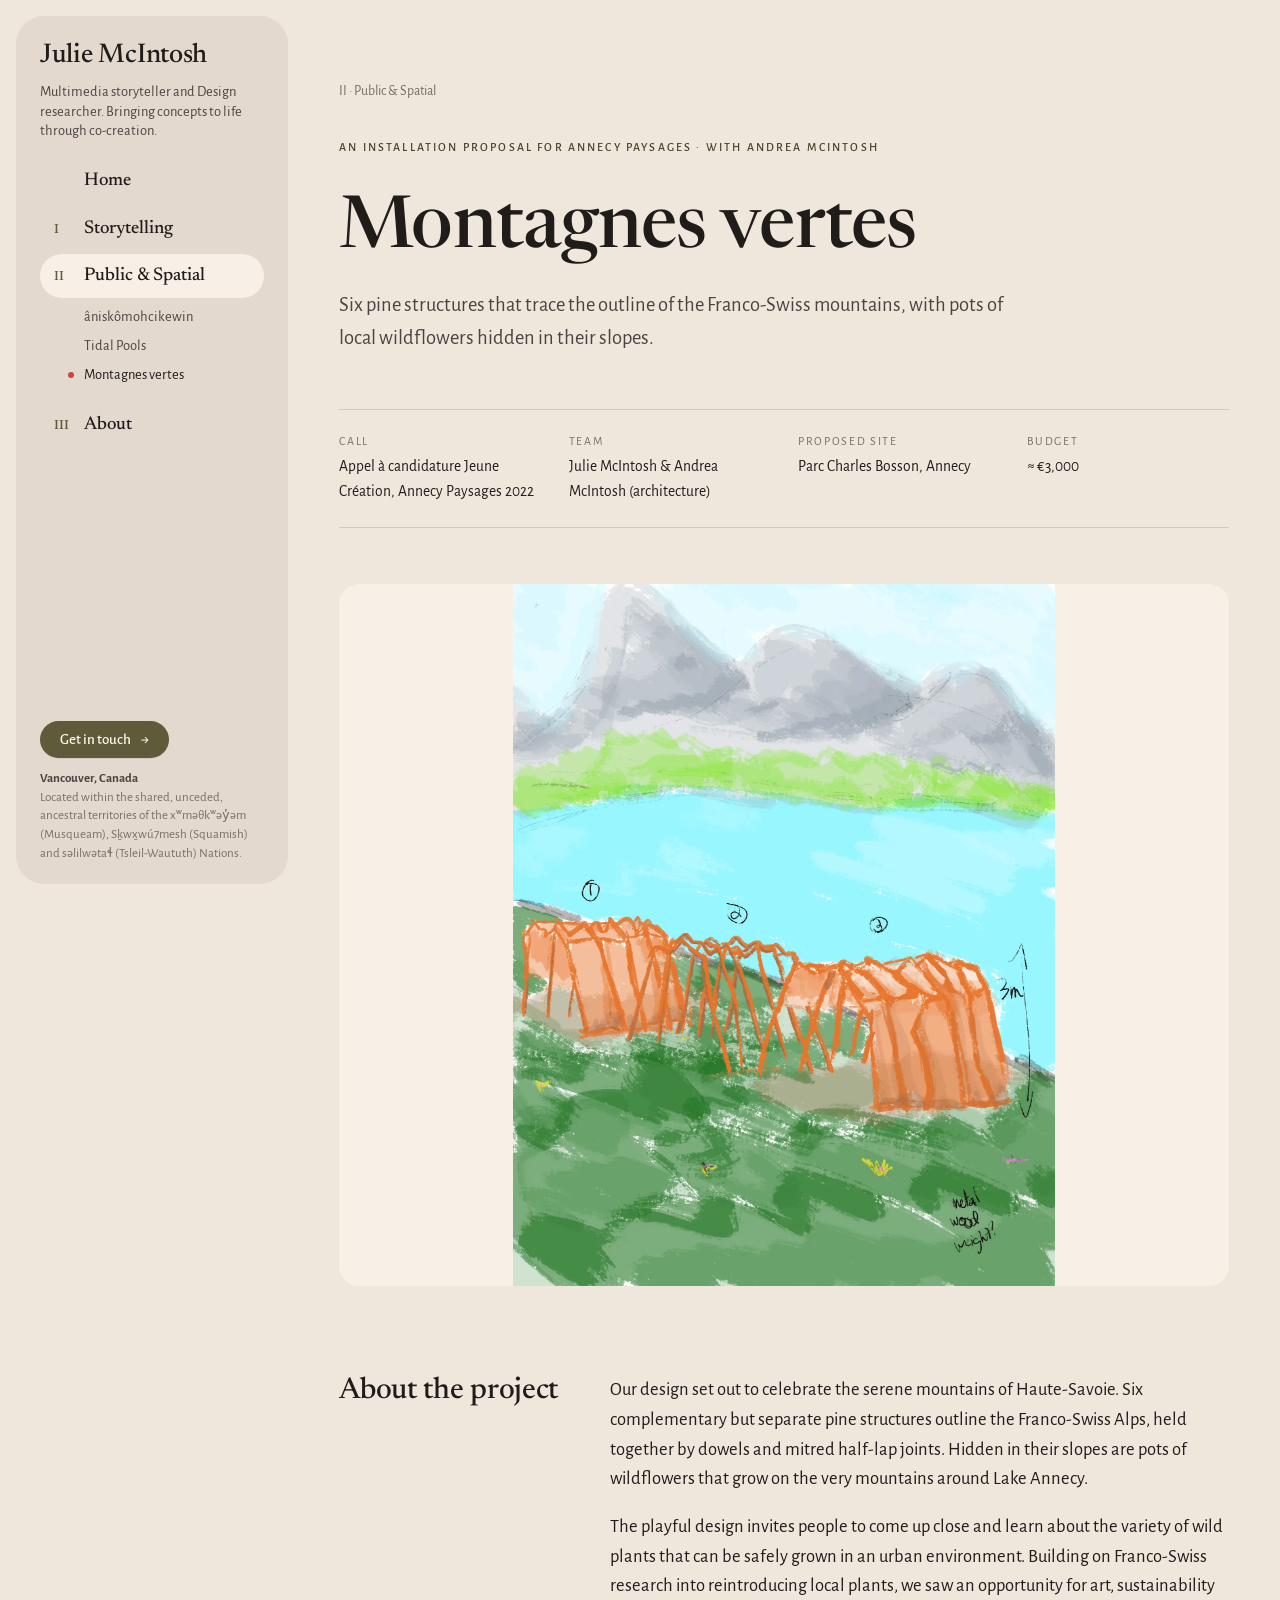
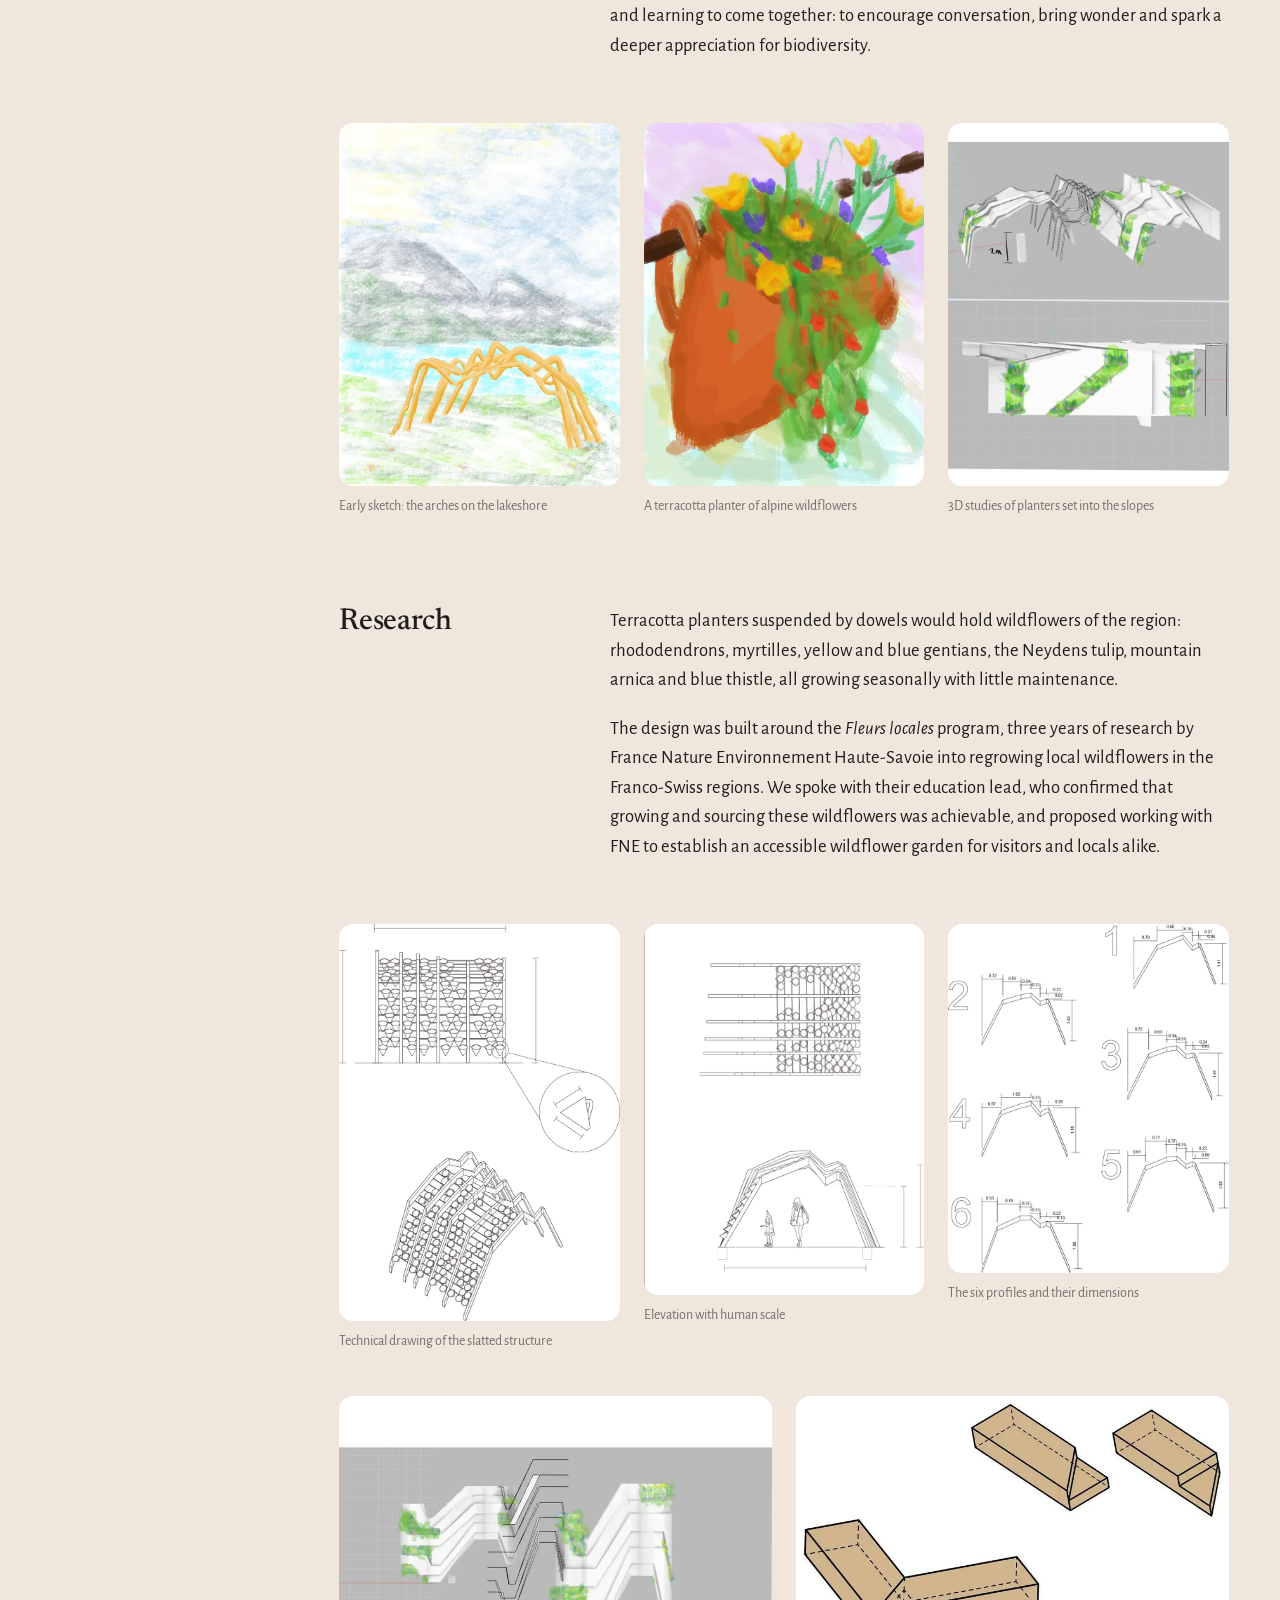
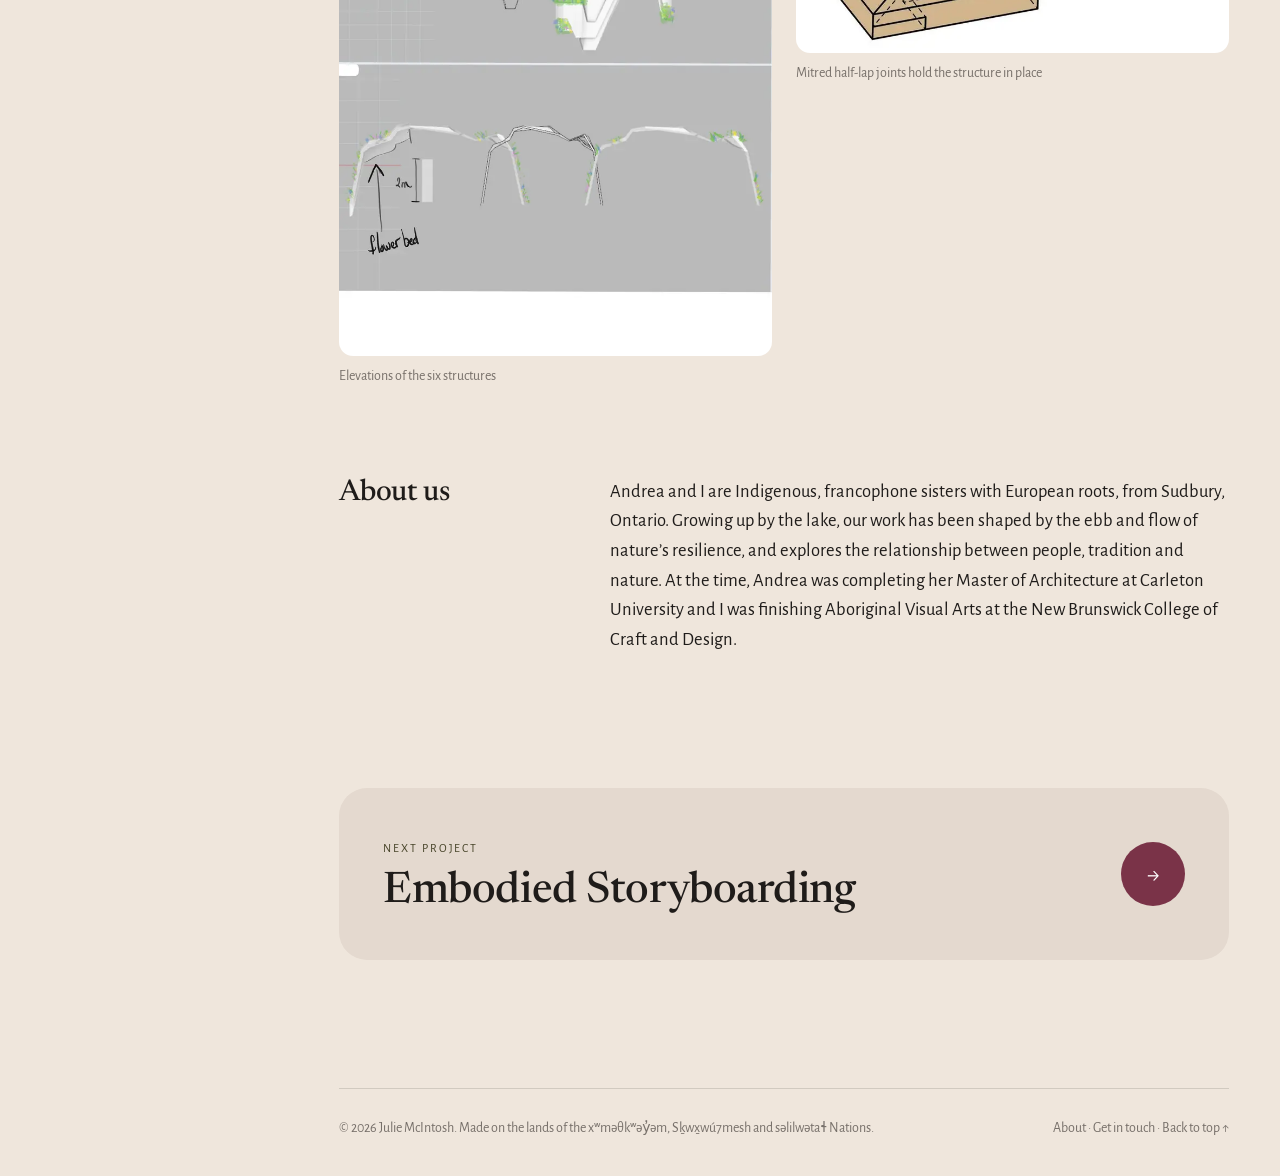
<file: montagnes-vertes.html>
<!doctype html>
<html lang="en" class="no-js">
<head>
<meta charset="utf-8">
<meta name="robots" content="noindex, nofollow">
<meta name="viewport" content="width=device-width, initial-scale=1">
<title>Montagnes vertes · Julie McIntosh</title>
<meta name="description" content="Montagnes vertes: an installation proposal for Annecy Paysages by Julie and Andrea McIntosh.">
<meta property="og:title" content="Montagnes vertes">
<meta property="og:description" content="Montagnes vertes: an installation proposal for Annecy Paysages by Julie and Andrea McIntosh.">
<meta property="og:type" content="website">
<meta property="og:image" content="assets/img/annecy/sketch-lake-1600.webp">
<meta name="theme-color" content="#efe6dc">
<link rel="icon" href="favicon.svg" type="image/svg+xml">
<link rel="preconnect" href="https://fonts.googleapis.com">
<link rel="preconnect" href="https://fonts.gstatic.com" crossorigin>
<link href="https://fonts.googleapis.com/css2?family=Alegreya+Sans:ital,wght@0,400;0,500;0,700;1,400&family=Newsreader:opsz,wght@6..72,400;6..72,500;6..72,600&display=swap" rel="stylesheet">
<link rel="stylesheet" href="assets/css/style.css">
<script src="assets/js/main.js" defer></script>
</head>
<body>
<a class="skip" href="#main">Skip to content</a>

<header class="topbar">
  <a class="brand" href="index.html"><span class="brand__name">Julie McIntosh</span></a>
  <button class="menu-btn" aria-controls="site-nav" aria-expanded="false"><i></i>Menu</button>
</header>
<div class="scrim" aria-hidden="true"></div>

<div class="shell">
<aside class="sidebar" id="site-nav"><div class="sidebar__panel">
  <a class="brand" href="index.html"><span class="brand__name">Julie McIntosh</span><span class="brand__tag">Multimedia storyteller and Design researcher. Bringing concepts to life through co-creation.</span></a>
  <nav aria-label="Main"><ul class="nav">
    <li class="nav__item"><a class="nav__link" href="index.html"><span class="nav__num"></span>Home</a></li>
    <li class="nav__item"><a class="nav__link" href="storytelling.html"><span class="nav__num">I</span>Storytelling</a><ul class="subnav"><li><a href="embodied-storyboarding.html">Embodied Storyboarding</a></li><li><a href="tall-tales.html">Tall Tales Storytelling App</a></li><li><a href="the-deceiviest.html">The Deceiviest Social Game</a></li><li><a href="films.html">Films</a></li><li><a href="material-practice.html">Material practice</a></li><li><a href="photography.html">Photography</a></li><li><a href="storytelling.html#writing">Writing</a></li></ul></li><li class="nav__item is-open"><a class="nav__link" href="public-spatial.html"><span class="nav__num">II</span>Public &amp; Spatial</a><ul class="subnav"><li><a href="aniskomohcikewin.html">âniskômohcikewin</a></li><li><a href="tidal-pools.html">Tidal Pools</a></li><li><a href="montagnes-vertes.html" aria-current="page">Montagnes vertes</a></li></ul></li><li class="nav__item"><a class="nav__link" href="about.html"><span class="nav__num">III</span>About</a></li>
  </ul></nav>
  <div class="sidebar__foot">
    <a class="btn" href="contact.html">Get in touch <span class="arrow">→</span></a>
    <p class="sidebar__note"><strong>Vancouver, Canada</strong><br>Located within the shared, unceded, ancestral territories of the xʷməθkʷəy̓əm (Musqueam), Sḵwx̱wú7mesh (Squamish) and səlilwətaɬ (Tsleil-Waututh) Nations.</p>
  </div>
</div></aside>
<div class="main">
<main id="main" class="page">

<header class="project-head">
  <p class="crumbs reveal"><a href="public-spatial.html">II · Public &amp; Spatial</a></p>
  <span class="eyebrow reveal">An installation proposal for Annecy Paysages · with Andrea McIntosh</span>
  <h1 class="reveal">Montagnes vertes</h1>
  <p class="lead reveal">Six pine structures that trace the outline of the Franco-Swiss mountains, with pots of local wildflowers hidden in their slopes.</p>
</header>
<dl class="facts reveal"><div><dt>Call</dt><dd>Appel à candidature Jeune Création, Annecy Paysages 2022</dd></div><div><dt>Team</dt><dd>Julie McIntosh &amp; Andrea McIntosh (architecture)</dd></div><div><dt>Proposed site</dt><dd>Parc Charles Bosson, Annecy</dd></div><div><dt>Budget</dt><dd>≈ €3,000</dd></div></dl>
<figure class="cover reveal cover--contain" data-gallery><img src="assets/img/annecy/sketch-lake-800.webp" srcset="assets/img/annecy/sketch-lake-800.webp 800w, assets/img/annecy/sketch-lake-1600.webp 1600w" sizes="(max-width: 960px) 100vw, 75vw" alt="Painted sketch of orange arches beside a turquoise mountain lake" width="800" height="1035" loading="eager" fetchpriority="high" decoding="async" class="zoomable" data-full="assets/img/annecy/sketch-lake-1600.webp"></figure>

<section class="block"><h2 class="reveal">About the project</h2><div class="prose reveal"><p>Our design set out to celebrate the serene mountains of Haute-Savoie. Six complementary but separate pine structures outline the Franco-Swiss Alps, held together by dowels and mitred half-lap joints. Hidden in their slopes are pots of wildflowers that grow on the very mountains around Lake Annecy.</p>
<p>The playful design invites people to come up close and learn about the variety of wild plants that can be safely grown in an urban environment. Building on Franco-Swiss research into reintroducing local plants, we saw an opportunity for art, sustainability and learning to come together: to encourage conversation, bring wonder and spark a deeper appreciation for biodiversity.</p></div></section>
<div class="figs figs--3 " data-gallery><figure class="fig reveal"><img src="assets/img/annecy/sketch-arch-800.webp" srcset="assets/img/annecy/sketch-arch-800.webp 800w, assets/img/annecy/sketch-arch-1600.webp 1600w" sizes="(max-width: 680px) 50vw, 23vw" alt="Early sketch: the arches on the lakeshore" width="800" height="1035" loading="lazy" decoding="async" class="zoomable" data-full="assets/img/annecy/sketch-arch-1600.webp"><figcaption>Early sketch: the arches on the lakeshore</figcaption></figure><figure class="fig reveal"><img src="assets/img/annecy/sketch-planter-800.webp" srcset="assets/img/annecy/sketch-planter-800.webp 800w, assets/img/annecy/sketch-planter-1600.webp 1600w" sizes="(max-width: 680px) 50vw, 23vw" alt="A terracotta planter of alpine wildflowers" width="800" height="1035" loading="lazy" decoding="async" class="zoomable" data-full="assets/img/annecy/sketch-planter-1600.webp"><figcaption>A terracotta planter of alpine wildflowers</figcaption></figure><figure class="fig reveal"><img src="assets/img/annecy/render-planters-800.webp" srcset="assets/img/annecy/render-planters-800.webp 800w, assets/img/annecy/render-planters-1600.webp 1600w" sizes="(max-width: 680px) 50vw, 23vw" alt="3D studies of planters set into the slopes" width="800" height="1035" loading="lazy" decoding="async" class="zoomable" data-full="assets/img/annecy/render-planters-1600.webp"><figcaption>3D studies of planters set into the slopes</figcaption></figure></div>
<section class="block"><h2 class="reveal">Research</h2><div class="prose reveal"><p>Terracotta planters suspended by dowels would hold wildflowers of the region: rhododendrons, myrtilles, yellow and blue gentians, the Neydens tulip, mountain arnica and blue thistle, all growing seasonally with little maintenance.</p>
<p>The design was built around the <em>Fleurs locales</em> program, three years of research by France Nature Environnement Haute-Savoie into regrowing local wildflowers in the Franco-Swiss regions. We spoke with their education lead, who confirmed that growing and sourcing these wildflowers was achievable, and proposed working with FNE to establish an accessible wildflower garden for visitors and locals alike.</p></div></section>
<div class="figs figs--3 " data-gallery><figure class="fig reveal fig--paper"><img src="assets/img/annecy/drawing-structure-800.webp" srcset="assets/img/annecy/drawing-structure-800.webp 800w, assets/img/annecy/drawing-structure-1600.webp 1600w" sizes="(max-width: 680px) 50vw, 23vw" alt="Technical drawing of the slatted structure" width="800" height="1133" loading="lazy" decoding="async" class="zoomable" data-full="assets/img/annecy/drawing-structure-1600.webp"><figcaption>Technical drawing of the slatted structure</figcaption></figure><figure class="fig reveal fig--paper"><img src="assets/img/annecy/drawing-elevation-800.webp" srcset="assets/img/annecy/drawing-elevation-800.webp 800w, assets/img/annecy/drawing-elevation-1600.webp 1600w" sizes="(max-width: 680px) 50vw, 23vw" alt="Elevation with human scale" width="800" height="1058" loading="lazy" decoding="async" class="zoomable" data-full="assets/img/annecy/drawing-elevation-1600.webp"><figcaption>Elevation with human scale</figcaption></figure><figure class="fig reveal fig--paper"><img src="assets/img/annecy/dimensions-800.webp" srcset="assets/img/annecy/dimensions-800.webp 800w, assets/img/annecy/dimensions-1600.webp 1600w" sizes="(max-width: 680px) 50vw, 23vw" alt="The six profiles and their dimensions" width="800" height="996" loading="lazy" decoding="async" class="zoomable" data-full="assets/img/annecy/dimensions-1600.webp"><figcaption>The six profiles and their dimensions</figcaption></figure></div>
<div class="figs figs--2 " data-gallery><figure class="fig reveal"><img src="assets/img/annecy/render-elevations-800.webp" srcset="assets/img/annecy/render-elevations-800.webp 800w, assets/img/annecy/render-elevations-1600.webp 1600w" sizes="(max-width: 680px) 50vw, 35vw" alt="Elevations of the six structures" width="800" height="1035" loading="lazy" decoding="async" class="zoomable" data-full="assets/img/annecy/render-elevations-1600.webp"><figcaption>Elevations of the six structures</figcaption></figure><figure class="fig reveal fig--paper"><img src="assets/img/annecy/joint-800.webp" srcset="assets/img/annecy/joint-800.webp 800w, assets/img/annecy/joint-1600.webp 1600w" sizes="(max-width: 680px) 50vw, 35vw" alt="Mitred half-lap joints hold the structure in place" width="800" height="474" loading="lazy" decoding="async" class="zoomable" data-full="assets/img/annecy/joint-1600.webp"><figcaption>Mitred half-lap joints hold the structure in place</figcaption></figure></div>
<section class="block"><h2 class="reveal">About us</h2><div class="prose reveal"><p>Andrea and I are Indigenous, francophone sisters with European roots, from Sudbury, Ontario. Growing up by the lake, our work has been shaped by the ebb and flow of nature’s resilience, and explores the relationship between people, tradition and nature. At the time, Andrea was completing her Master of Architecture at Carleton University and I was finishing Aboriginal Visual Arts at the New Brunswick College of Craft and Design.</p></div></section>
<a class="next reveal" href="embodied-storyboarding.html"><div><small>Next project</small><h2>Embodied Storyboarding</h2></div><span class="next__circle" aria-hidden="true">→</span></a>
</main>
<footer class="footer">
  <span>© 2026 Julie McIntosh. Made on the lands of the xʷməθkʷəy̓əm, Sḵwx̱wú7mesh and səlilwətaɬ Nations.</span>
  <span><a href="about.html">About</a> · <a href="contact.html">Get in touch</a> · <a href="#main">Back to top ↑</a></span>
</footer>
</div>
</div>
</body>
</html>
</file>
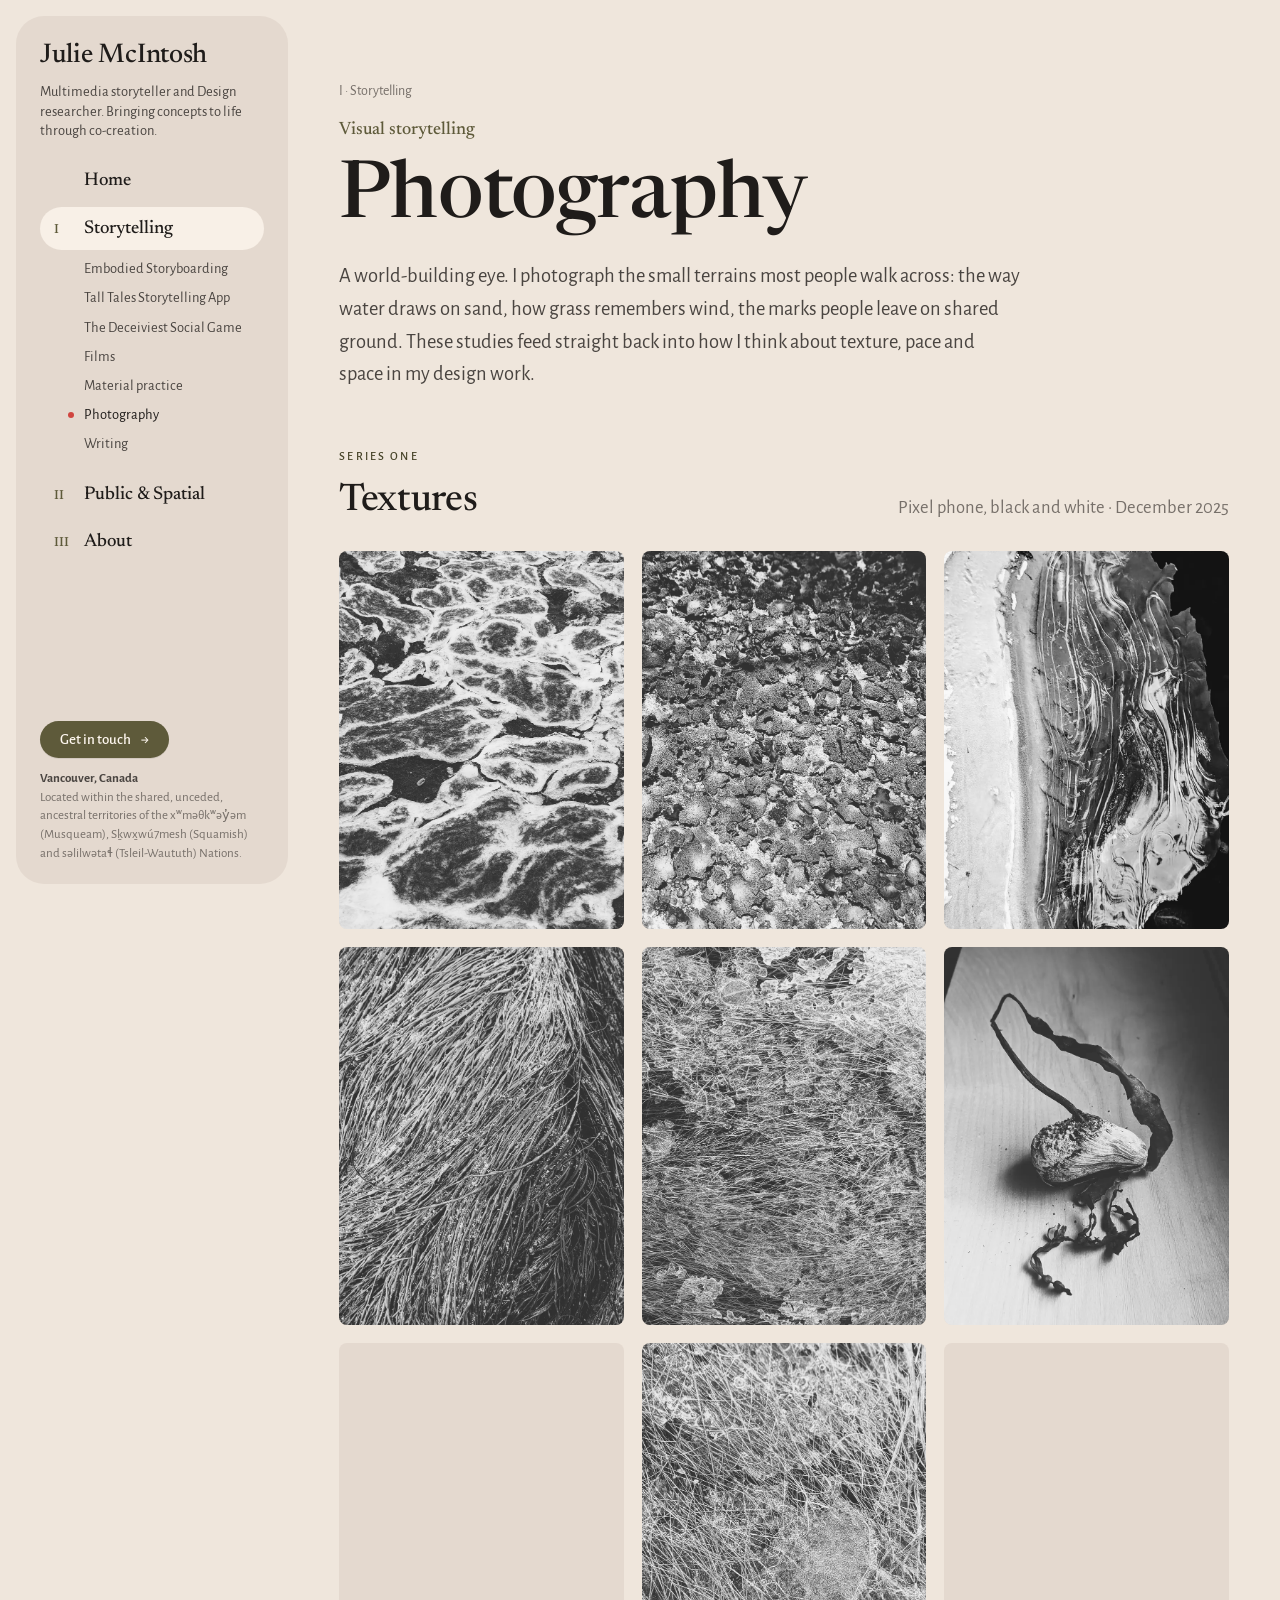
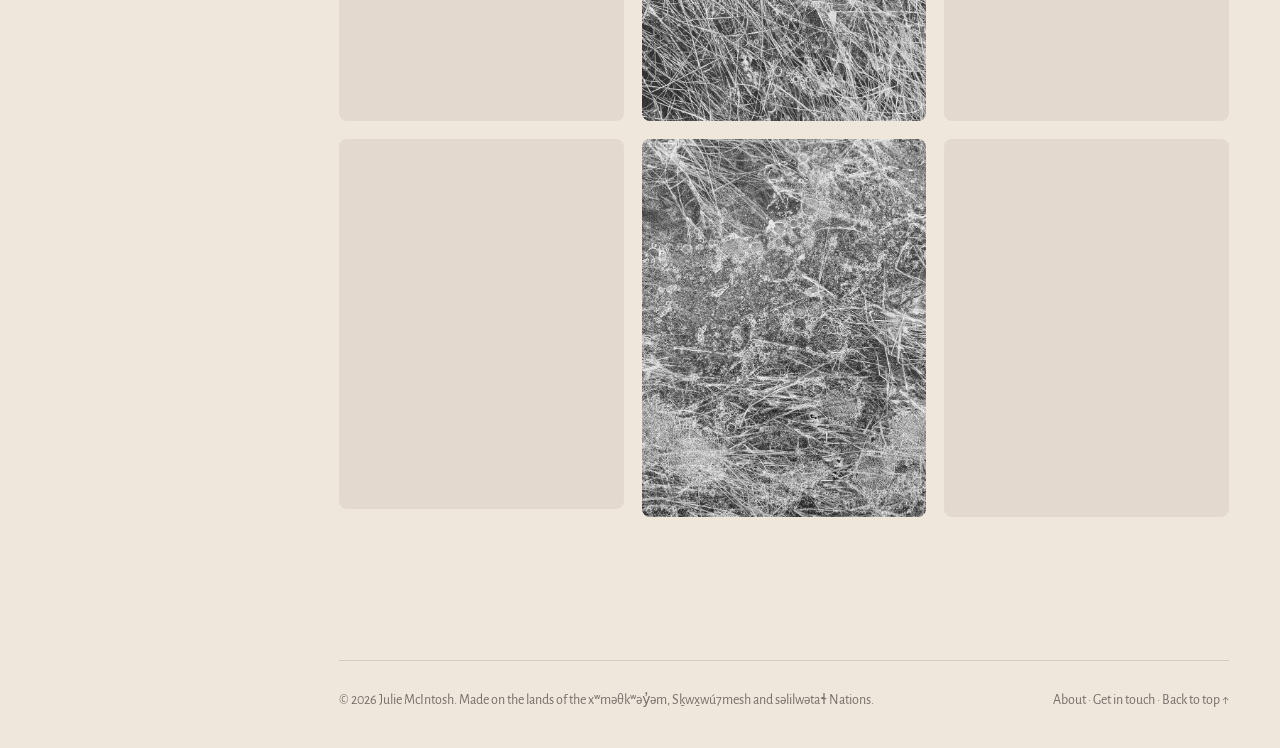
<file: photography.html>
<!doctype html>
<html lang="en" class="no-js">
<head>
<meta charset="utf-8">
<meta name="robots" content="noindex, nofollow">
<meta name="viewport" content="width=device-width, initial-scale=1">
<title>Photography · Julie McIntosh</title>
<meta name="description" content="Visual storytelling by Julie McIntosh: photography with a world-building eye for texture, spatial observation, mood and play.">
<meta property="og:title" content="Photography">
<meta property="og:description" content="Visual storytelling by Julie McIntosh: photography with a world-building eye for texture, spatial observation, mood and play.">
<meta property="og:type" content="website">
<meta property="og:image" content="assets/img/photography/texture-11-1600.webp">
<meta name="theme-color" content="#efe6dc">
<link rel="icon" href="favicon.svg" type="image/svg+xml">
<link rel="preconnect" href="https://fonts.googleapis.com">
<link rel="preconnect" href="https://fonts.gstatic.com" crossorigin>
<link href="https://fonts.googleapis.com/css2?family=Alegreya+Sans:ital,wght@0,400;0,500;0,700;1,400&family=Newsreader:opsz,wght@6..72,400;6..72,500;6..72,600&display=swap" rel="stylesheet">
<link rel="stylesheet" href="assets/css/style.css">
<script src="assets/js/main.js" defer></script>
</head>
<body>
<a class="skip" href="#main">Skip to content</a>

<header class="topbar">
  <a class="brand" href="index.html"><span class="brand__name">Julie McIntosh</span></a>
  <button class="menu-btn" aria-controls="site-nav" aria-expanded="false"><i></i>Menu</button>
</header>
<div class="scrim" aria-hidden="true"></div>

<div class="shell">
<aside class="sidebar" id="site-nav"><div class="sidebar__panel">
  <a class="brand" href="index.html"><span class="brand__name">Julie McIntosh</span><span class="brand__tag">Multimedia storyteller and Design researcher. Bringing concepts to life through co-creation.</span></a>
  <nav aria-label="Main"><ul class="nav">
    <li class="nav__item"><a class="nav__link" href="index.html"><span class="nav__num"></span>Home</a></li>
    <li class="nav__item is-open"><a class="nav__link" href="storytelling.html"><span class="nav__num">I</span>Storytelling</a><ul class="subnav"><li><a href="embodied-storyboarding.html">Embodied Storyboarding</a></li><li><a href="tall-tales.html">Tall Tales Storytelling App</a></li><li><a href="the-deceiviest.html">The Deceiviest Social Game</a></li><li><a href="films.html">Films</a></li><li><a href="material-practice.html">Material practice</a></li><li><a href="photography.html" aria-current="page">Photography</a></li><li><a href="storytelling.html#writing">Writing</a></li></ul></li><li class="nav__item"><a class="nav__link" href="public-spatial.html"><span class="nav__num">II</span>Public &amp; Spatial</a><ul class="subnav"><li><a href="aniskomohcikewin.html">âniskômohcikewin</a></li><li><a href="tidal-pools.html">Tidal Pools</a></li><li><a href="montagnes-vertes.html">Montagnes vertes</a></li></ul></li><li class="nav__item"><a class="nav__link" href="about.html"><span class="nav__num">III</span>About</a></li>
  </ul></nav>
  <div class="sidebar__foot">
    <a class="btn" href="contact.html">Get in touch <span class="arrow">→</span></a>
    <p class="sidebar__note"><strong>Vancouver, Canada</strong><br>Located within the shared, unceded, ancestral territories of the xʷməθkʷəy̓əm (Musqueam), Sḵwx̱wú7mesh (Squamish) and səlilwətaɬ (Tsleil-Waututh) Nations.</p>
  </div>
</div></aside>
<div class="main">
<main id="main" class="page">

<header class="chapter-head">
  <p class="crumbs reveal"><a href="storytelling.html">I · Storytelling</a></p>
  <span class="eyebrow reveal">Visual storytelling</span>
  <h1 class="reveal">Photography</h1>
  <p class="lead reveal">A world-building eye. I photograph the small terrains most people walk across: the way water draws on sand, how grass remembers wind, the marks people leave on shared ground. These studies feed straight back into how I think about texture, pace and space in my design work.</p>
</header>
<section class="section" style="margin-top:56px">
  <div class="section-head"><div><span class="eyebrow reveal">Series one</span><h2 class="h-lg reveal">Textures</h2></div><p class="muted reveal" style="margin:0">Pixel phone, black and white · December 2025</p></div>
  <div class="masonry" data-gallery>
    <figure class="tile reveal" style="margin:0 0 18px"><img src="assets/img/photography/texture-01-800.webp" srcset="assets/img/photography/texture-01-800.webp 800w, assets/img/photography/texture-01-1600.webp 1600w" sizes="(max-width: 680px) 100vw, 30vw" alt="Foam patterns on dark water" width="800" height="1063" loading="lazy" decoding="async" class="zoomable" data-full="assets/img/photography/texture-01-1600.webp"></figure><figure class="tile reveal" style="margin:0 0 18px"><img src="assets/img/photography/texture-02-800.webp" srcset="assets/img/photography/texture-02-800.webp 800w, assets/img/photography/texture-02-1600.webp 1600w" sizes="(max-width: 680px) 100vw, 30vw" alt="Long grass swept in one direction" width="800" height="1063" loading="lazy" decoding="async" class="zoomable" data-full="assets/img/photography/texture-02-1600.webp"></figure><figure class="tile reveal" style="margin:0 0 18px"><img src="assets/img/photography/texture-03-800.webp" srcset="assets/img/photography/texture-03-800.webp 800w, assets/img/photography/texture-03-1600.webp 1600w" sizes="(max-width: 680px) 100vw, 30vw" alt="Clover leaves and shadows" width="800" height="1063" loading="lazy" decoding="async" class="zoomable" data-full="assets/img/photography/texture-03-1600.webp"></figure><figure class="tile reveal" style="margin:0 0 18px"><img src="assets/img/photography/texture-04-800.webp" srcset="assets/img/photography/texture-04-800.webp 800w, assets/img/photography/texture-04-1600.webp 1600w" sizes="(max-width: 680px) 100vw, 30vw" alt="Footprints across boardwalk slats" width="800" height="1038" loading="lazy" decoding="async" class="zoomable" data-full="assets/img/photography/texture-04-1600.webp"></figure><figure class="tile reveal" style="margin:0 0 18px"><img src="assets/img/photography/texture-05-800.webp" srcset="assets/img/photography/texture-05-800.webp 800w, assets/img/photography/texture-05-1600.webp 1600w" sizes="(max-width: 680px) 100vw, 30vw" alt="Fallen leaves" width="800" height="1063" loading="lazy" decoding="async" class="zoomable" data-full="assets/img/photography/texture-05-1600.webp"></figure><figure class="tile reveal" style="margin:0 0 18px"><img src="assets/img/photography/texture-06-800.webp" srcset="assets/img/photography/texture-06-800.webp 800w, assets/img/photography/texture-06-1600.webp 1600w" sizes="(max-width: 680px) 100vw, 30vw" alt="Frost over grass" width="800" height="1063" loading="lazy" decoding="async" class="zoomable" data-full="assets/img/photography/texture-06-1600.webp"></figure><figure class="tile reveal" style="margin:0 0 18px"><img src="assets/img/photography/texture-07-800.webp" srcset="assets/img/photography/texture-07-800.webp 800w, assets/img/photography/texture-07-1600.webp 1600w" sizes="(max-width: 680px) 100vw, 30vw" alt="Dry grass and a spider web" width="800" height="1063" loading="lazy" decoding="async" class="zoomable" data-full="assets/img/photography/texture-07-1600.webp"></figure><figure class="tile reveal" style="margin:0 0 18px"><img src="assets/img/photography/texture-08-800.webp" srcset="assets/img/photography/texture-08-800.webp 800w, assets/img/photography/texture-08-1600.webp 1600w" sizes="(max-width: 680px) 100vw, 30vw" alt="Moss and grass textures" width="800" height="1063" loading="lazy" decoding="async" class="zoomable" data-full="assets/img/photography/texture-08-1600.webp"></figure><figure class="tile reveal" style="margin:0 0 18px"><img src="assets/img/photography/texture-09-800.webp" srcset="assets/img/photography/texture-09-800.webp 800w, assets/img/photography/texture-09-1600.webp 1600w" sizes="(max-width: 680px) 100vw, 30vw" alt="Layered sediment in ice" width="800" height="1063" loading="lazy" decoding="async" class="zoomable" data-full="assets/img/photography/texture-09-1600.webp"></figure><figure class="tile reveal" style="margin:0 0 18px"><img src="assets/img/photography/texture-10-800.webp" srcset="assets/img/photography/texture-10-800.webp 800w, assets/img/photography/texture-10-1600.webp 1600w" sizes="(max-width: 680px) 100vw, 30vw" alt="Kelp and a shell on a pale surface" width="800" height="1063" loading="lazy" decoding="async" class="zoomable" data-full="assets/img/photography/texture-10-1600.webp"></figure><figure class="tile reveal" style="margin:0 0 18px"><img src="assets/img/photography/texture-11-800.webp" srcset="assets/img/photography/texture-11-800.webp 800w, assets/img/photography/texture-11-1600.webp 1600w" sizes="(max-width: 680px) 100vw, 30vw" alt="Sand ripples" width="800" height="1063" loading="lazy" decoding="async" class="zoomable" data-full="assets/img/photography/texture-11-1600.webp"></figure><figure class="tile reveal" style="margin:0 0 18px"><img src="assets/img/photography/texture-12-800.webp" srcset="assets/img/photography/texture-12-800.webp 800w, assets/img/photography/texture-12-1600.webp 1600w" sizes="(max-width: 680px) 100vw, 30vw" alt="Ripples in shallow water" width="800" height="1063" loading="lazy" decoding="async" class="zoomable" data-full="assets/img/photography/texture-12-1600.webp"></figure>
  </div>
</section>
</main>
<footer class="footer">
  <span>© 2026 Julie McIntosh. Made on the lands of the xʷməθkʷəy̓əm, Sḵwx̱wú7mesh and səlilwətaɬ Nations.</span>
  <span><a href="about.html">About</a> · <a href="contact.html">Get in touch</a> · <a href="#main">Back to top ↑</a></span>
</footer>
</div>
</div>
</body>
</html>
</file>
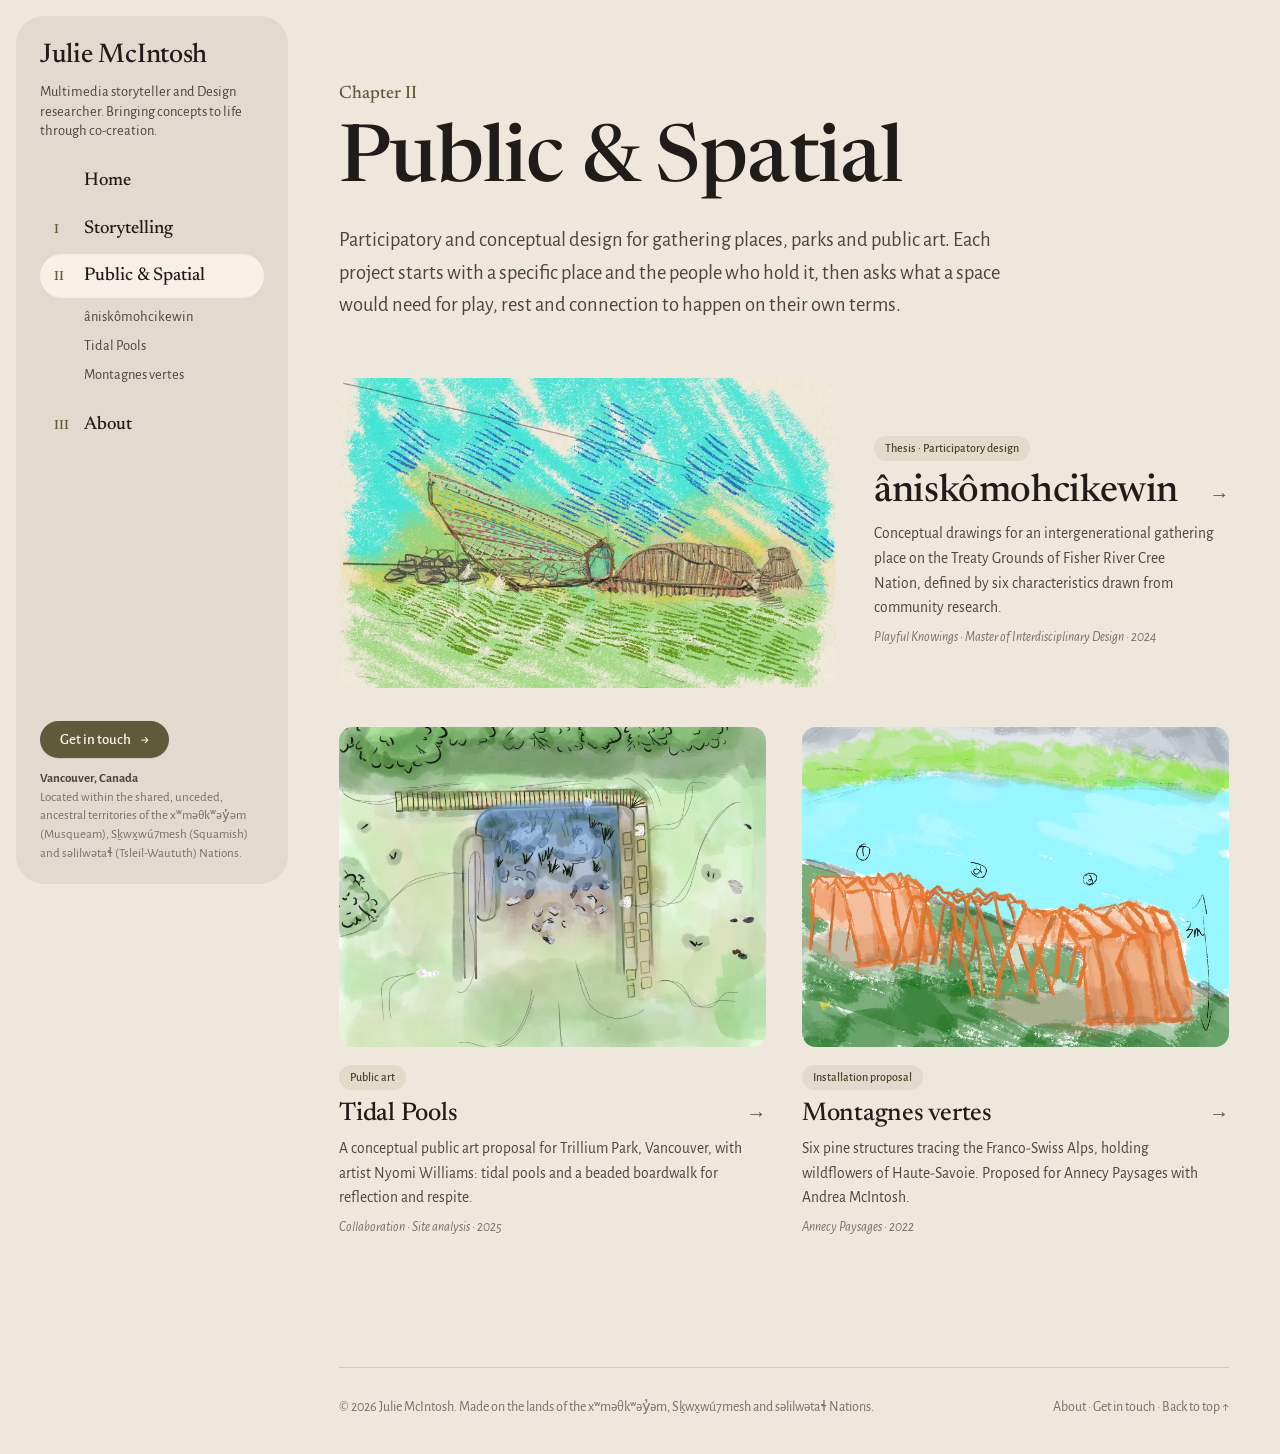
<file: public-spatial.html>
<!doctype html>
<html lang="en" class="no-js">
<head>
<meta charset="utf-8">
<meta name="robots" content="noindex, nofollow">
<meta name="viewport" content="width=device-width, initial-scale=1">
<title>Public & Spatial · Julie McIntosh</title>
<meta name="description" content="Participatory and conceptual design for gathering places, parks and public art by Julie McIntosh.">
<meta property="og:title" content="Public &amp; Spatial">
<meta property="og:description" content="Participatory and conceptual design for gathering places, parks and public art by Julie McIntosh.">
<meta property="og:type" content="website">
<meta property="og:image" content="assets/img/aniskomohcikewin/panoramic-1600.webp">
<meta name="theme-color" content="#efe6dc">
<link rel="icon" href="favicon.svg" type="image/svg+xml">
<link rel="preconnect" href="https://fonts.googleapis.com">
<link rel="preconnect" href="https://fonts.gstatic.com" crossorigin>
<link href="https://fonts.googleapis.com/css2?family=Alegreya+Sans:ital,wght@0,400;0,500;0,700;1,400&family=Newsreader:opsz,wght@6..72,400;6..72,500;6..72,600&display=swap" rel="stylesheet">
<link rel="stylesheet" href="assets/css/style.css">
<script src="assets/js/main.js" defer></script>
</head>
<body>
<a class="skip" href="#main">Skip to content</a>

<header class="topbar">
  <a class="brand" href="index.html"><span class="brand__name">Julie McIntosh</span></a>
  <button class="menu-btn" aria-controls="site-nav" aria-expanded="false"><i></i>Menu</button>
</header>
<div class="scrim" aria-hidden="true"></div>

<div class="shell">
<aside class="sidebar" id="site-nav"><div class="sidebar__panel">
  <a class="brand" href="index.html"><span class="brand__name">Julie McIntosh</span><span class="brand__tag">Multimedia storyteller and Design researcher. Bringing concepts to life through co-creation.</span></a>
  <nav aria-label="Main"><ul class="nav">
    <li class="nav__item"><a class="nav__link" href="index.html"><span class="nav__num"></span>Home</a></li>
    <li class="nav__item"><a class="nav__link" href="storytelling.html"><span class="nav__num">I</span>Storytelling</a><ul class="subnav"><li><a href="embodied-storyboarding.html">Embodied Storyboarding</a></li><li><a href="tall-tales.html">Tall Tales Storytelling App</a></li><li><a href="the-deceiviest.html">The Deceiviest Social Game</a></li><li><a href="films.html">Films</a></li><li><a href="material-practice.html">Material practice</a></li><li><a href="photography.html">Photography</a></li><li><a href="storytelling.html#writing">Writing</a></li></ul></li><li class="nav__item is-open"><a class="nav__link" href="public-spatial.html" aria-current="page"><span class="nav__num">II</span>Public &amp; Spatial</a><ul class="subnav"><li><a href="aniskomohcikewin.html">âniskômohcikewin</a></li><li><a href="tidal-pools.html">Tidal Pools</a></li><li><a href="montagnes-vertes.html">Montagnes vertes</a></li></ul></li><li class="nav__item"><a class="nav__link" href="about.html"><span class="nav__num">III</span>About</a></li>
  </ul></nav>
  <div class="sidebar__foot">
    <a class="btn" href="contact.html">Get in touch <span class="arrow">→</span></a>
    <p class="sidebar__note"><strong>Vancouver, Canada</strong><br>Located within the shared, unceded, ancestral territories of the xʷməθkʷəy̓əm (Musqueam), Sḵwx̱wú7mesh (Squamish) and səlilwətaɬ (Tsleil-Waututh) Nations.</p>
  </div>
</div></aside>
<div class="main">
<main id="main" class="page">

<header class="chapter-head">
  <span class="eyebrow reveal">Chapter II</span>
  <h1 class="reveal">Public &amp; Spatial</h1>
  <p class="lead reveal">Participatory and conceptual design for gathering places, parks and public art. Each project starts with a specific place and the people who hold it, then asks what a space would need for play, rest and connection to happen on their own terms.</p>
</header>
<div class="cards" style="margin-top:56px">
  <a class="card card--wide reveal" href="aniskomohcikewin.html"><div class="card__img"><img src="assets/img/aniskomohcikewin/panoramic-800.webp" srcset="assets/img/aniskomohcikewin/panoramic-800.webp 800w, assets/img/aniskomohcikewin/panoramic-1600.webp 1600w" sizes="(max-width: 960px) 100vw, 45vw" alt="Pastel drawing of a long wooden gathering structure" width="800" height="533" loading="lazy" decoding="async"></div>
    <div class="card__body"><span class="tag">Thesis · Participatory design</span><h3>âniskômohcikewin <span class="arrow-mark">→</span></h3><p>Conceptual drawings for an intergenerational gathering place on the Treaty Grounds of Fisher River Cree Nation, defined by six characteristics drawn from community research.</p><p class="meta">Playful Knowings · Master of Interdisciplinary Design · 2024</p></div></a>
  <a class="card reveal" href="tidal-pools.html"><div class="card__img"><img src="assets/img/tidal-pools/render-1-800.webp" srcset="assets/img/tidal-pools/render-1-800.webp 800w, assets/img/tidal-pools/render-1-1600.webp 1600w" sizes="(max-width: 680px) 100vw, 40vw" alt="Watercolour site plan of Tidal Pools" width="800" height="621" loading="lazy" decoding="async"></div>
    <div class="card__body"><span class="tag">Public art</span><h3>Tidal Pools <span class="arrow-mark">→</span></h3><p>A conceptual public art proposal for Trillium Park, Vancouver, with artist Nyomi Williams: tidal pools and a beaded boardwalk for reflection and respite.</p><p class="meta">Collaboration · Site analysis · 2025</p></div></a>
  <a class="card reveal" href="montagnes-vertes.html"><div class="card__img"><img src="assets/img/annecy/sketch-lake-800.webp" srcset="assets/img/annecy/sketch-lake-800.webp 800w, assets/img/annecy/sketch-lake-1600.webp 1600w" sizes="(max-width: 680px) 100vw, 40vw" alt="Painted sketch of orange arches by a mountain lake" width="800" height="1035" loading="lazy" decoding="async"></div>
    <div class="card__body"><span class="tag tag--sand">Installation proposal</span><h3>Montagnes vertes <span class="arrow-mark">→</span></h3><p>Six pine structures tracing the Franco-Swiss Alps, holding wildflowers of Haute-Savoie. Proposed for Annecy Paysages with Andrea McIntosh.</p><p class="meta">Annecy Paysages · 2022</p></div></a>
</div>
</main>
<footer class="footer">
  <span>© 2026 Julie McIntosh. Made on the lands of the xʷməθkʷəy̓əm, Sḵwx̱wú7mesh and səlilwətaɬ Nations.</span>
  <span><a href="about.html">About</a> · <a href="contact.html">Get in touch</a> · <a href="#main">Back to top ↑</a></span>
</footer>
</div>
</div>
</body>
</html>
</file>
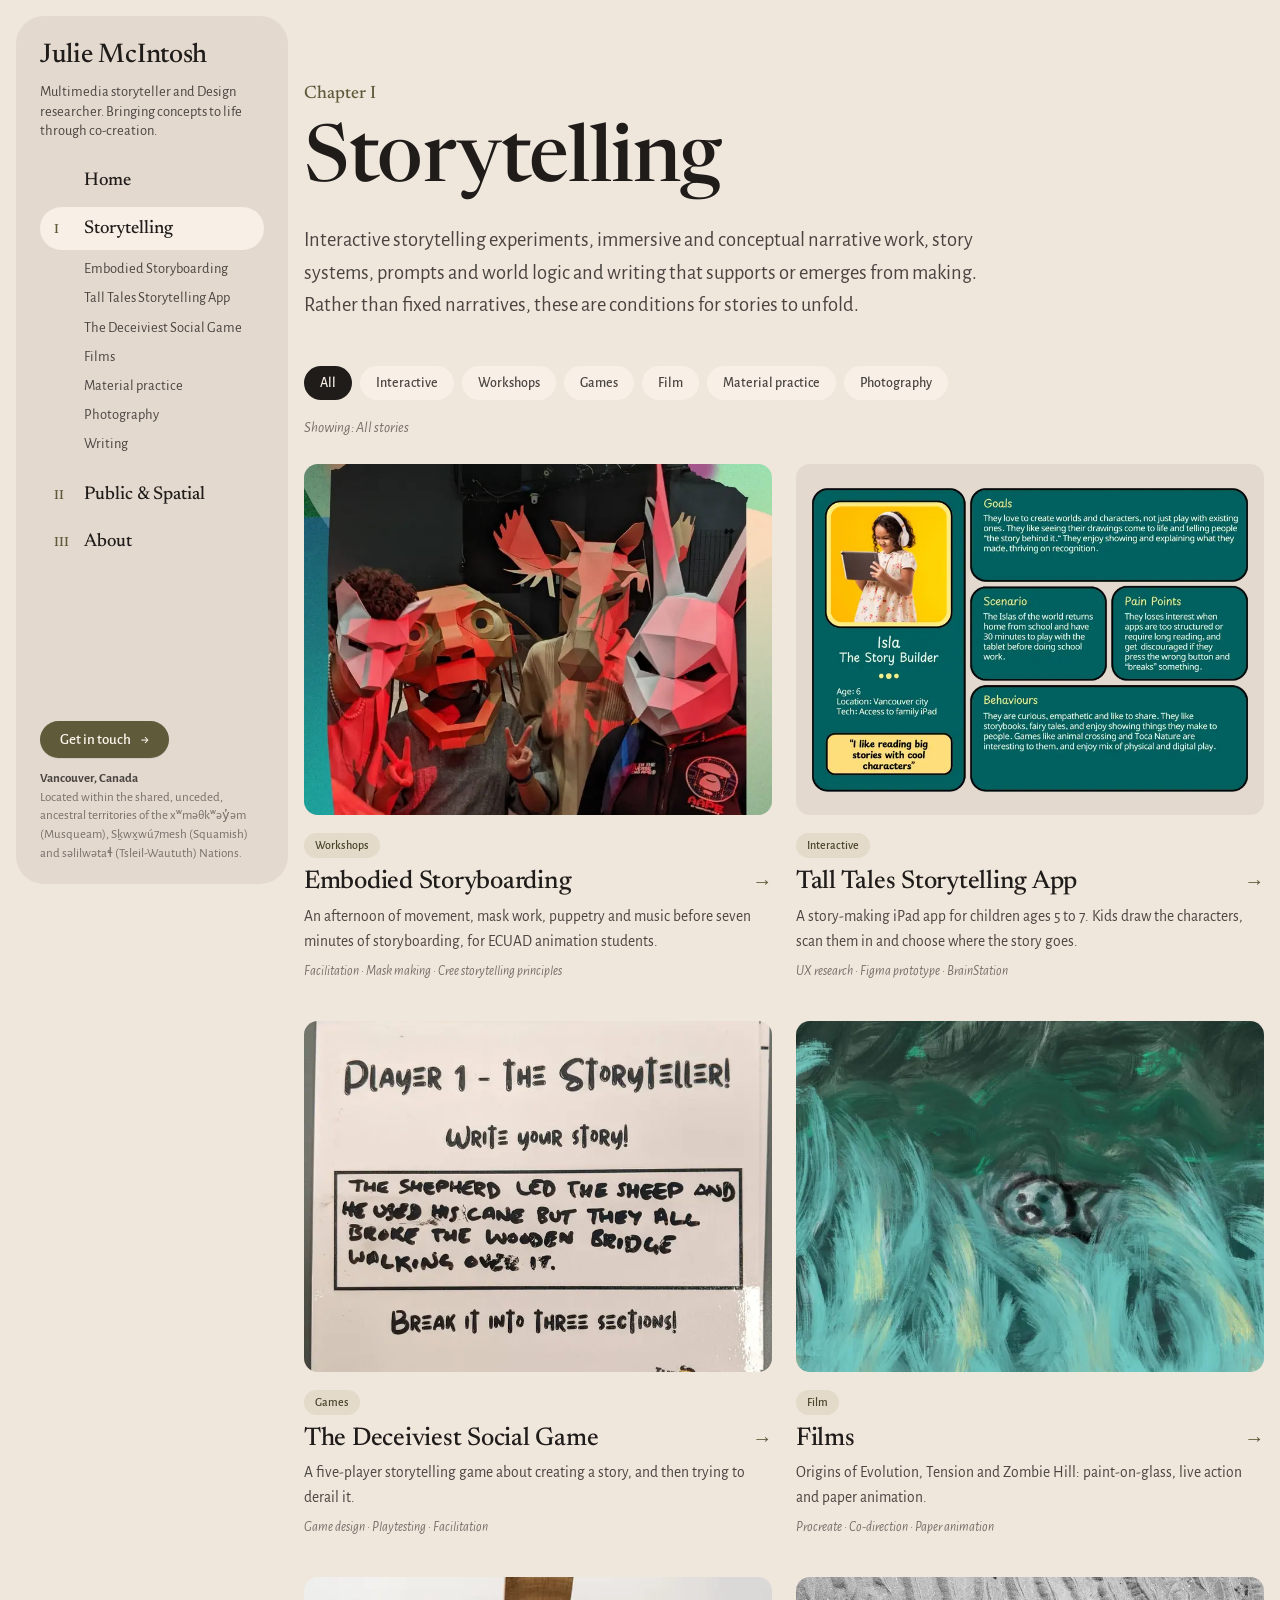
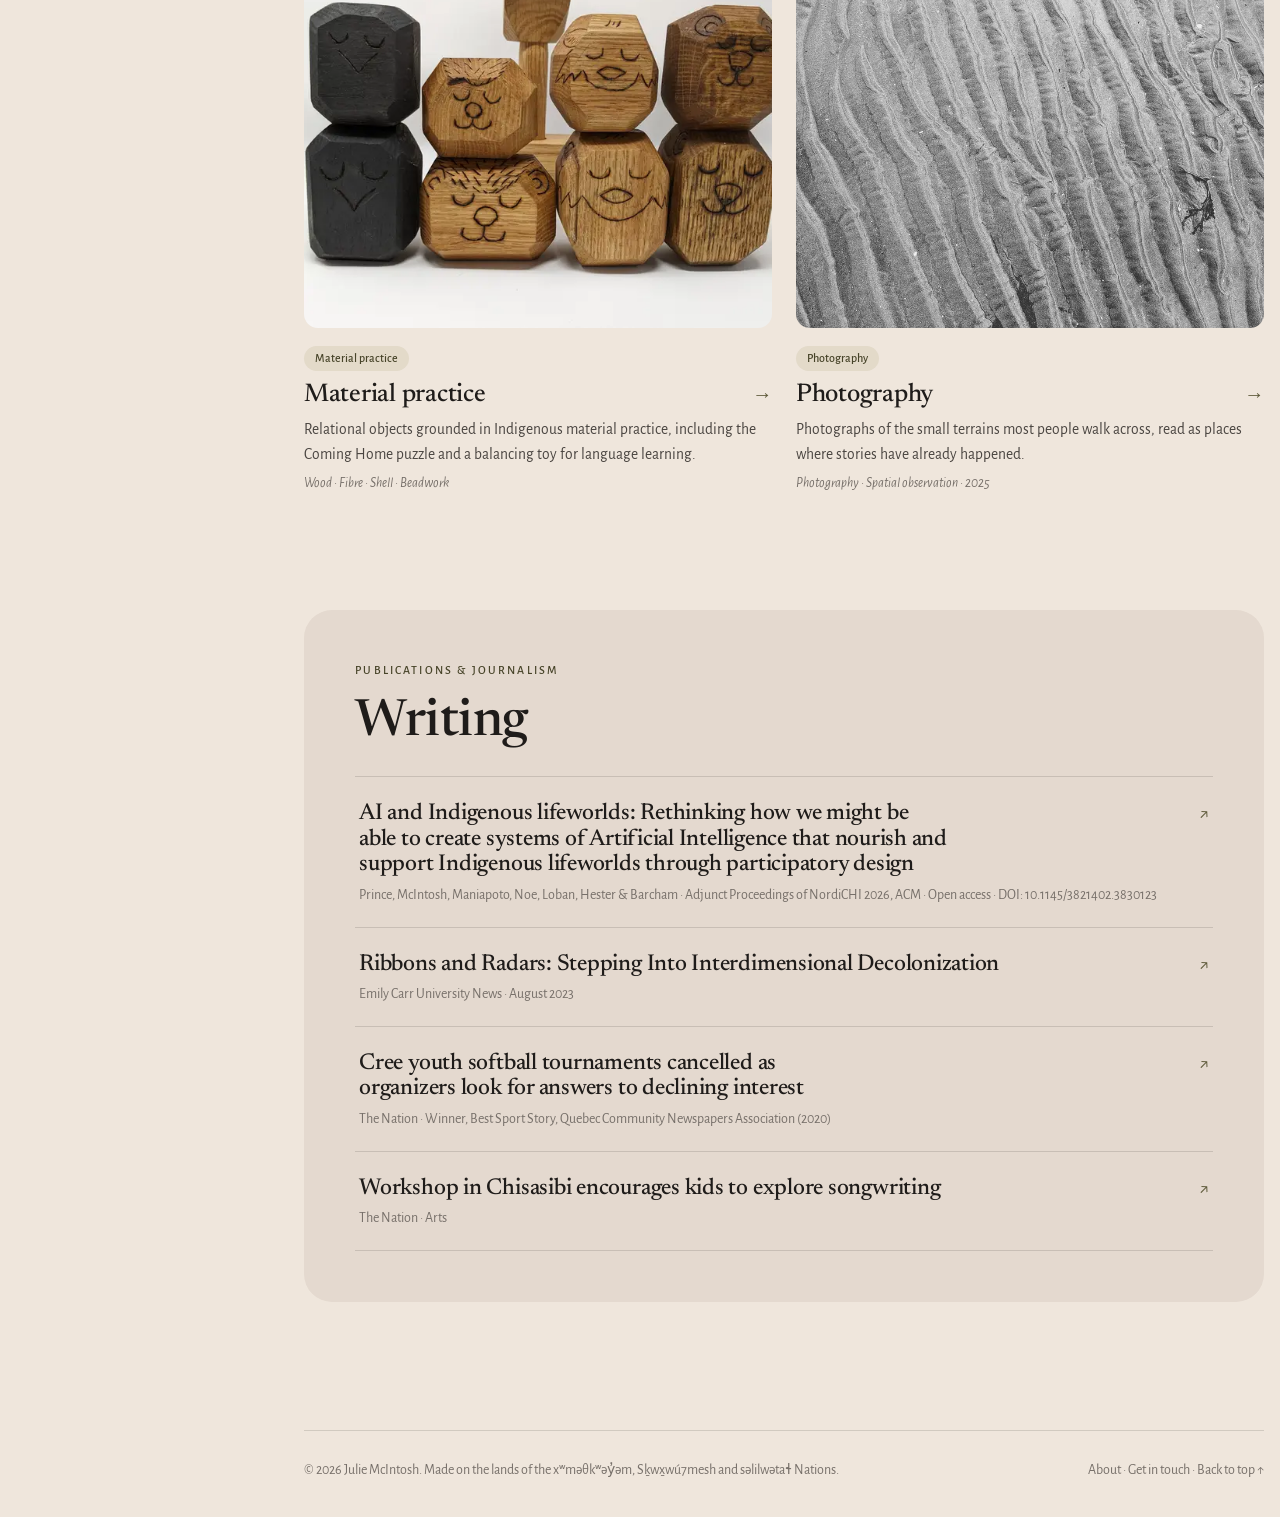
<file: storytelling.html>
<!doctype html>
<html lang="en" class="no-js">
<head>
<meta charset="utf-8">
<meta name="robots" content="noindex, nofollow">
<meta name="viewport" content="width=device-width, initial-scale=1">
<title>Storytelling · Julie McIntosh</title>
<meta name="description" content="Interactive storytelling experiments, workshops, films, games, material practice, visual storytelling and writing by Julie McIntosh.">
<meta property="og:title" content="Storytelling">
<meta property="og:description" content="Interactive storytelling experiments, workshops, films, games, material practice, visual storytelling and writing by Julie McIntosh.">
<meta property="og:type" content="website">
<meta property="og:image" content="assets/img/embodied/masks-group-1600.webp">
<meta name="theme-color" content="#efe6dc">
<link rel="icon" href="favicon.svg" type="image/svg+xml">
<link rel="preconnect" href="https://fonts.googleapis.com">
<link rel="preconnect" href="https://fonts.gstatic.com" crossorigin>
<link href="https://fonts.googleapis.com/css2?family=Alegreya+Sans:ital,wght@0,400;0,500;0,700;1,400&family=Newsreader:opsz,wght@6..72,400;6..72,500;6..72,600&display=swap" rel="stylesheet">
<link rel="stylesheet" href="assets/css/style.css">
<script src="assets/js/main.js" defer></script>
</head>
<body>
<a class="skip" href="#main">Skip to content</a>

<header class="topbar">
  <a class="brand" href="index.html"><span class="brand__name">Julie McIntosh</span></a>
  <button class="menu-btn" aria-controls="site-nav" aria-expanded="false"><i></i>Menu</button>
</header>
<div class="scrim" aria-hidden="true"></div>

<div class="shell">
<aside class="sidebar" id="site-nav"><div class="sidebar__panel">
  <a class="brand" href="index.html"><span class="brand__name">Julie McIntosh</span><span class="brand__tag">Multimedia storyteller and Design researcher. Bringing concepts to life through co-creation.</span></a>
  <nav aria-label="Main"><ul class="nav">
    <li class="nav__item"><a class="nav__link" href="index.html"><span class="nav__num"></span>Home</a></li>
    <li class="nav__item is-open"><a class="nav__link" href="storytelling.html" aria-current="page"><span class="nav__num">I</span>Storytelling</a><ul class="subnav"><li><a href="embodied-storyboarding.html">Embodied Storyboarding</a></li><li><a href="tall-tales.html">Tall Tales Storytelling App</a></li><li><a href="the-deceiviest.html">The Deceiviest Social Game</a></li><li><a href="films.html">Films</a></li><li><a href="material-practice.html">Material practice</a></li><li><a href="photography.html">Photography</a></li><li><a href="storytelling.html#writing">Writing</a></li></ul></li><li class="nav__item"><a class="nav__link" href="public-spatial.html"><span class="nav__num">II</span>Public &amp; Spatial</a><ul class="subnav"><li><a href="aniskomohcikewin.html">âniskômohcikewin</a></li><li><a href="tidal-pools.html">Tidal Pools</a></li><li><a href="montagnes-vertes.html">Montagnes vertes</a></li></ul></li><li class="nav__item"><a class="nav__link" href="about.html"><span class="nav__num">III</span>About</a></li>
  </ul></nav>
  <div class="sidebar__foot">
    <a class="btn" href="contact.html">Get in touch <span class="arrow">→</span></a>
    <p class="sidebar__note"><strong>Vancouver, Canada</strong><br>Located within the shared, unceded, ancestral territories of the xʷməθkʷəy̓əm (Musqueam), Sḵwx̱wú7mesh (Squamish) and səlilwətaɬ (Tsleil-Waututh) Nations.</p>
  </div>
</div></aside>
<div class="main">
<main id="main" class="page page--wide">

<header class="chapter-head">
  <span class="eyebrow reveal">Chapter I</span>
  <h1 class="reveal">Storytelling</h1>
  <p class="lead reveal">Interactive storytelling experiments, immersive and conceptual narrative work, story systems, prompts and world logic and writing that supports or emerges from making. Rather than fixed narratives, these are conditions for stories to unfold.</p>
</header>
<div class="filters reveal" data-filters="#story-cards" role="group" aria-label="Filter projects" style="margin-top:44px">
  <button class="chip" data-f="all" aria-pressed="true">All</button>
  <button class="chip" data-f="interactive" aria-pressed="false">Interactive</button>
  <button class="chip" data-f="workshop" aria-pressed="false">Workshops</button>
  <button class="chip" data-f="game" aria-pressed="false">Games</button>
  <button class="chip" data-f="film" aria-pressed="false">Film</button>
  <button class="chip" data-f="material" aria-pressed="false">Material practice</button>
  <button class="chip" data-f="photography" aria-pressed="false">Photography</button>
</div>
<p class="showing" data-showing aria-live="polite">Showing: All stories</p>
<div class="cards" id="story-cards">
  <a class="card reveal" data-kind="workshop" href="embodied-storyboarding.html"><div class="card__img"><img src="assets/img/embodied/masks-group-800.webp" srcset="assets/img/embodied/masks-group-800.webp 800w, assets/img/embodied/masks-group-1600.webp 1600w" sizes="(max-width: 680px) 100vw, 40vw" alt="Participants in animal masks" width="800" height="800" loading="lazy" decoding="async"></div>
    <div class="card__body"><span class="tag">Workshops</span><h3>Embodied Storyboarding <span class="arrow-mark">→</span></h3><p>An afternoon of movement, mask work, puppetry and music before seven minutes of storyboarding, for ECUAD animation students.</p><p class="meta">Facilitation · Mask making · Cree storytelling principles</p></div></a>
  <a class="card reveal" data-kind="interactive" href="tall-tales.html"><div class="card__img"><img src="assets/img/tall-tales/persona-isla-800.webp" srcset="assets/img/tall-tales/persona-isla-800.webp 800w, assets/img/tall-tales/persona-isla-1600.webp 1600w" sizes="(max-width: 680px) 100vw, 40vw" alt="Persona card for Isla, the Story Builder" width="800" height="600" loading="lazy" decoding="async"></div>
    <div class="card__body"><span class="tag">Interactive</span><h3>Tall Tales Storytelling App <span class="arrow-mark">→</span></h3><p>A story-making iPad app for children ages 5 to 7. Kids draw the characters, scan them in and choose where the story goes.</p><p class="meta">UX research · Figma prototype · BrainStation</p></div></a>
  <a class="card reveal" data-kind="game interactive" href="the-deceiviest.html"><div class="card__img"><img src="assets/img/deceiviest/page-1-800.webp" srcset="assets/img/deceiviest/page-1-800.webp 800w, assets/img/deceiviest/page-1-1600.webp 1600w" sizes="(max-width: 680px) 100vw, 40vw" alt="Flipbook page reading Player 1, the Storyteller" width="800" height="869" loading="lazy" decoding="async"></div>
    <div class="card__body"><span class="tag">Games</span><h3>The Deceiviest Social Game <span class="arrow-mark">→</span></h3><p>A five-player storytelling game about creating a story, and then trying to derail it.</p><p class="meta">Game design · Playtesting · Facilitation</p></div></a>
  <a class="card reveal" data-kind="film" href="films.html"><div class="card__img"><img src="assets/img/films/origins-still-800.webp" srcset="assets/img/films/origins-still-800.webp 800w, assets/img/films/origins-still-1600.webp 1600w" sizes="(max-width: 680px) 100vw, 40vw" alt="Painted green and teal brushstrokes from Origins of Evolution" width="800" height="800" loading="lazy" decoding="async"></div>
    <div class="card__body"><span class="tag">Film</span><h3>Films <span class="arrow-mark">→</span></h3><p>Origins of Evolution, Tension and Zombie Hill: paint-on-glass, live action and paper animation.</p><p class="meta">Procreate · Co-direction · Paper animation</p></div></a>
  <a class="card reveal" data-kind="material" href="material-practice.html"><div class="card__img"><img src="assets/img/material/balancing-toy-set-800.webp" srcset="assets/img/material/balancing-toy-set-800.webp 800w, assets/img/material/balancing-toy-set-1600.webp 1600w" sizes="(max-width: 680px) 100vw, 40vw" alt="Carved wooden animal blocks with faces" width="800" height="450" loading="lazy" decoding="async"></div>
    <div class="card__body"><span class="tag">Material practice</span><h3>Material practice <span class="arrow-mark">→</span></h3><p>Relational objects grounded in Indigenous material practice, including the Coming Home puzzle and a balancing toy for language learning.</p><p class="meta">Wood · Fibre · Shell · Beadwork</p></div></a>
  <a class="card reveal" data-kind="photography" href="photography.html"><div class="card__img"><img src="assets/img/photography/texture-11-800.webp" srcset="assets/img/photography/texture-11-800.webp 800w, assets/img/photography/texture-11-1600.webp 1600w" sizes="(max-width: 680px) 100vw, 40vw" alt="Black and white sand ripples at low tide" width="800" height="1063" loading="lazy" decoding="async"></div>
    <div class="card__body"><span class="tag">Photography</span><h3>Photography <span class="arrow-mark">→</span></h3><p>Photographs of the small terrains most people walk across, read as places where stories have already happened.</p><p class="meta">Photography · Spatial observation · 2025</p></div></a>

</div>

<section class="section" id="writing">
  <div class="panel panel--sand">
    <span class="eyebrow reveal">Publications &amp; journalism</span>
    <h2 class="h-xl reveal" style="margin-bottom:24px">Writing</h2>
    <div class="list">
      <a class="list-link reveal" href="https://dl.acm.org/doi/10.1145/3821402.3830123" target="_blank" rel="noopener"><h3>AI and Indigenous lifeworlds: Rethinking how we might be able to create systems of Artificial Intelligence that nourish and support Indigenous lifeworlds through participatory design</h3><span class="arrow-mark" aria-hidden="true">↗</span><small>Prince, McIntosh, Maniapoto, Noe, Loban, Hester &amp; Barcham · Adjunct Proceedings of NordiCHI 2026, ACM · Open access · DOI: 10.1145/3821402.3830123</small></a><a class="list-link reveal" href="https://www.ecuad.ca/news/2023/ribbons-radars-interdimensional-decolonization" target="_blank" rel="noopener"><h3>Ribbons and Radars: Stepping Into Interdimensional Decolonization</h3><span class="arrow-mark" aria-hidden="true">↗</span><small>Emily Carr University News · August 2023</small></a><a class="list-link reveal" href="http://nationnews.ca/sports/cree-youth-softball-tournaments-cancelled-as-organizers-look-for-answers-to-declining-interest/" target="_blank" rel="noopener"><h3>Cree youth softball tournaments cancelled as organizers look for answers to declining interest</h3><span class="arrow-mark" aria-hidden="true">↗</span><small>The Nation · Winner, Best Sport Story, Quebec Community Newspapers Association (2020)</small></a><a class="list-link reveal" href="http://nationnews.ca/arts/workshop-in-chisasibi-encourages-kids-to-explore-songwriting/" target="_blank" rel="noopener"><h3>Workshop in Chisasibi encourages kids to explore songwriting</h3><span class="arrow-mark" aria-hidden="true">↗</span><small>The Nation · Arts</small></a>
    </div>
  </div>
</section>
</main>
<footer class="footer">
  <span>© 2026 Julie McIntosh. Made on the lands of the xʷməθkʷəy̓əm, Sḵwx̱wú7mesh and səlilwətaɬ Nations.</span>
  <span><a href="about.html">About</a> · <a href="contact.html">Get in touch</a> · <a href="#main">Back to top ↑</a></span>
</footer>
</div>
</div>
</body>
</html>
</file>
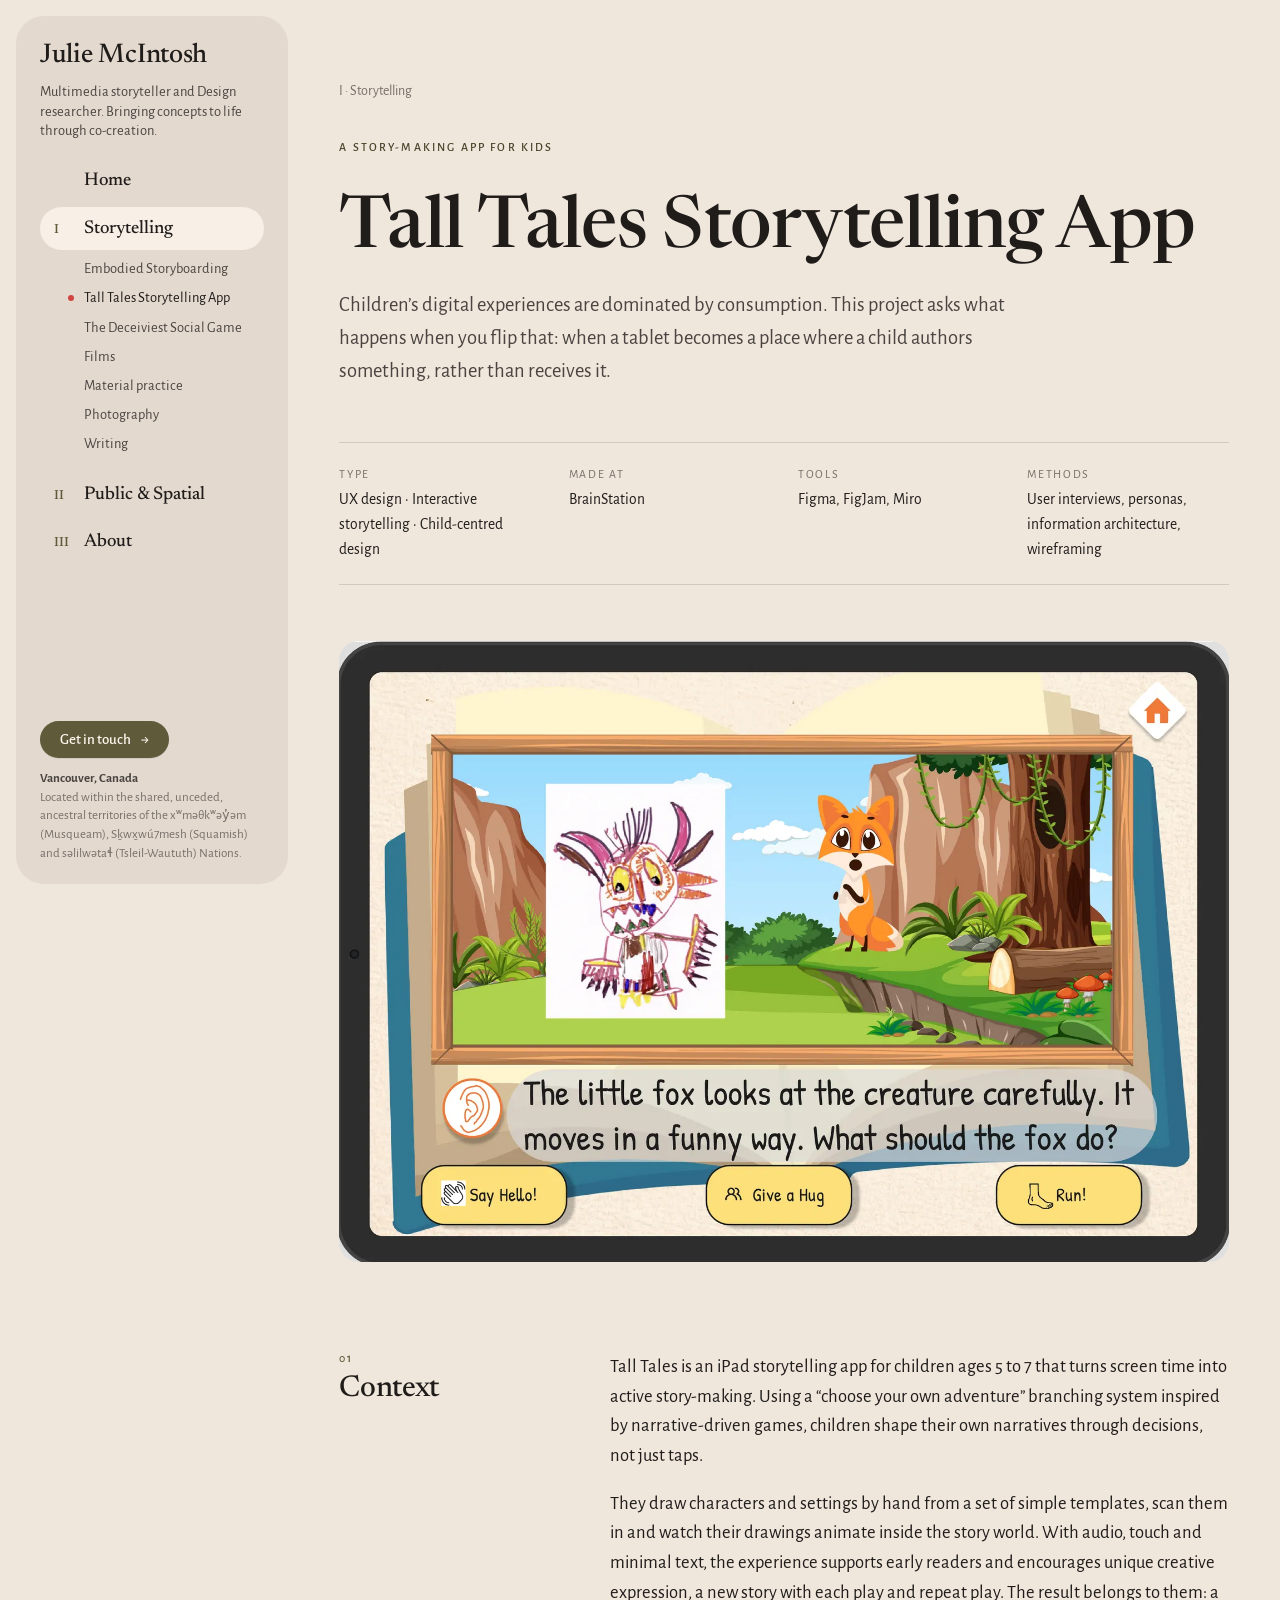
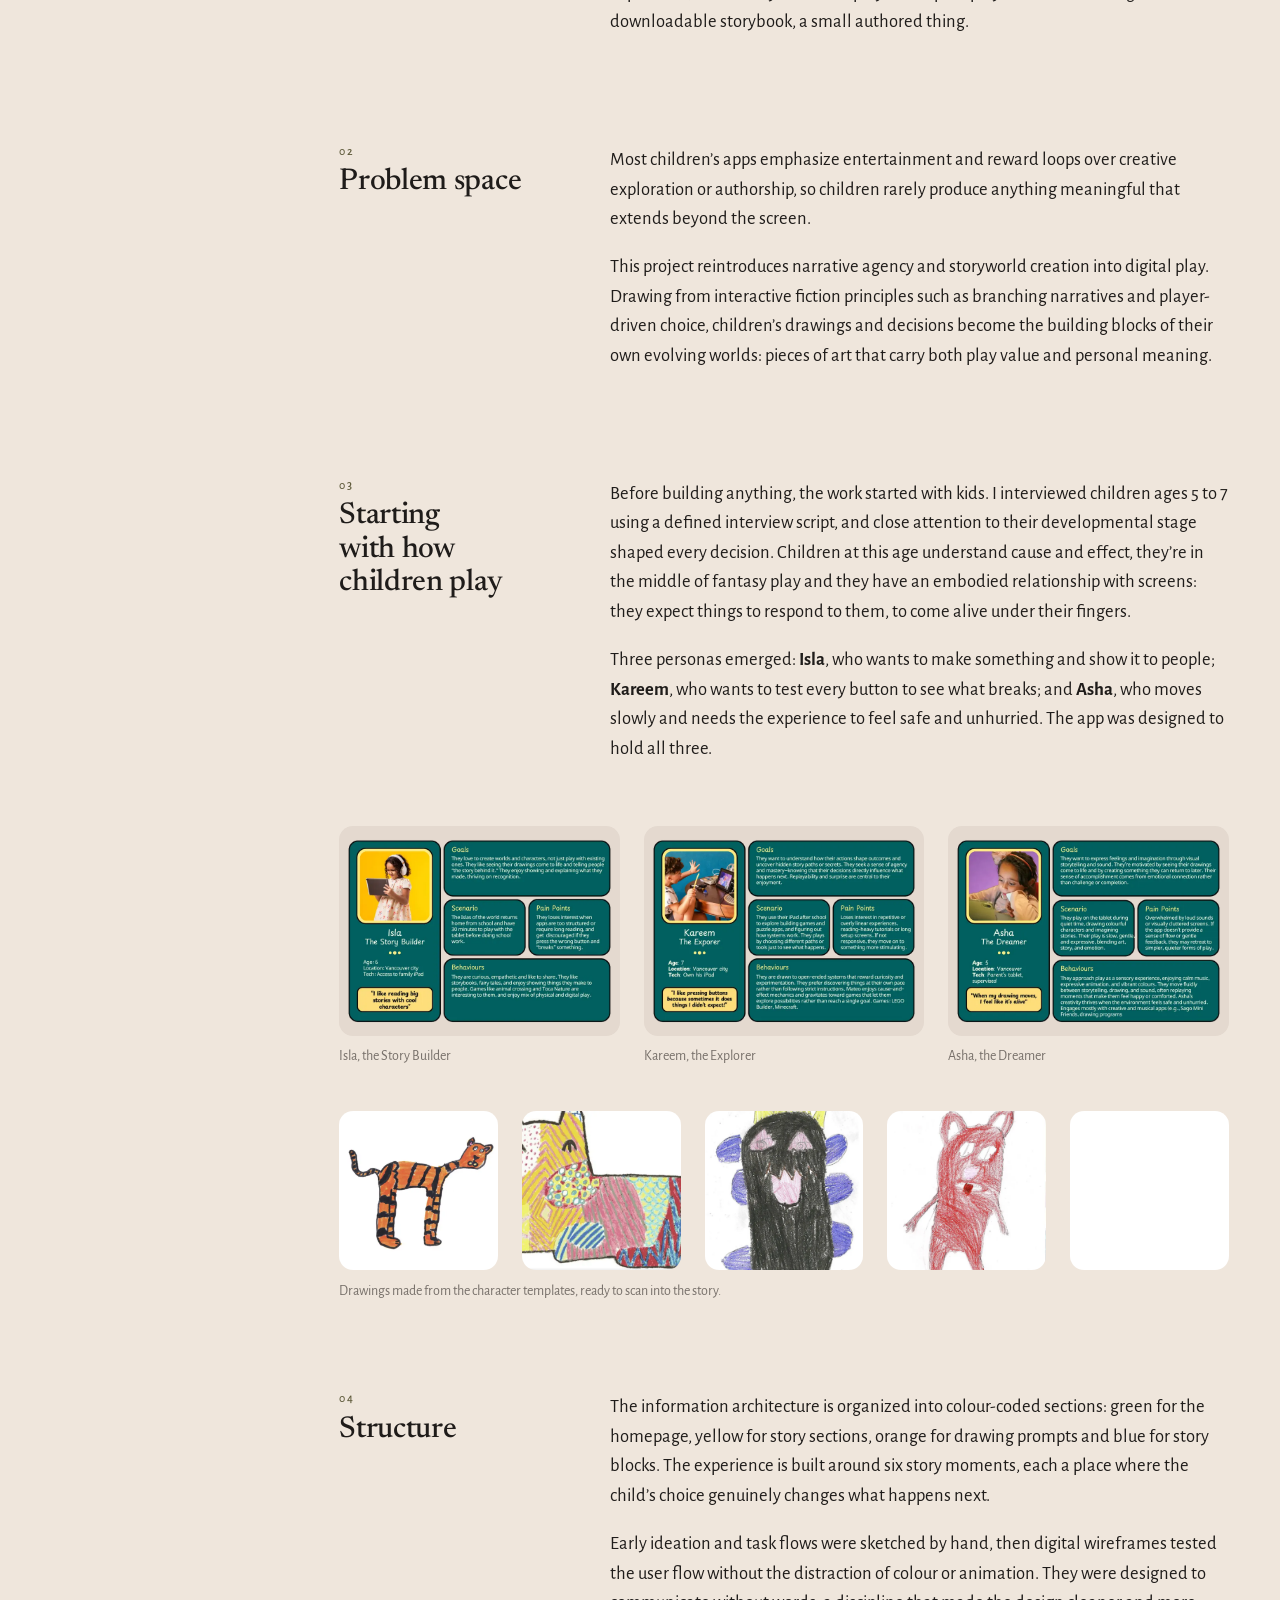
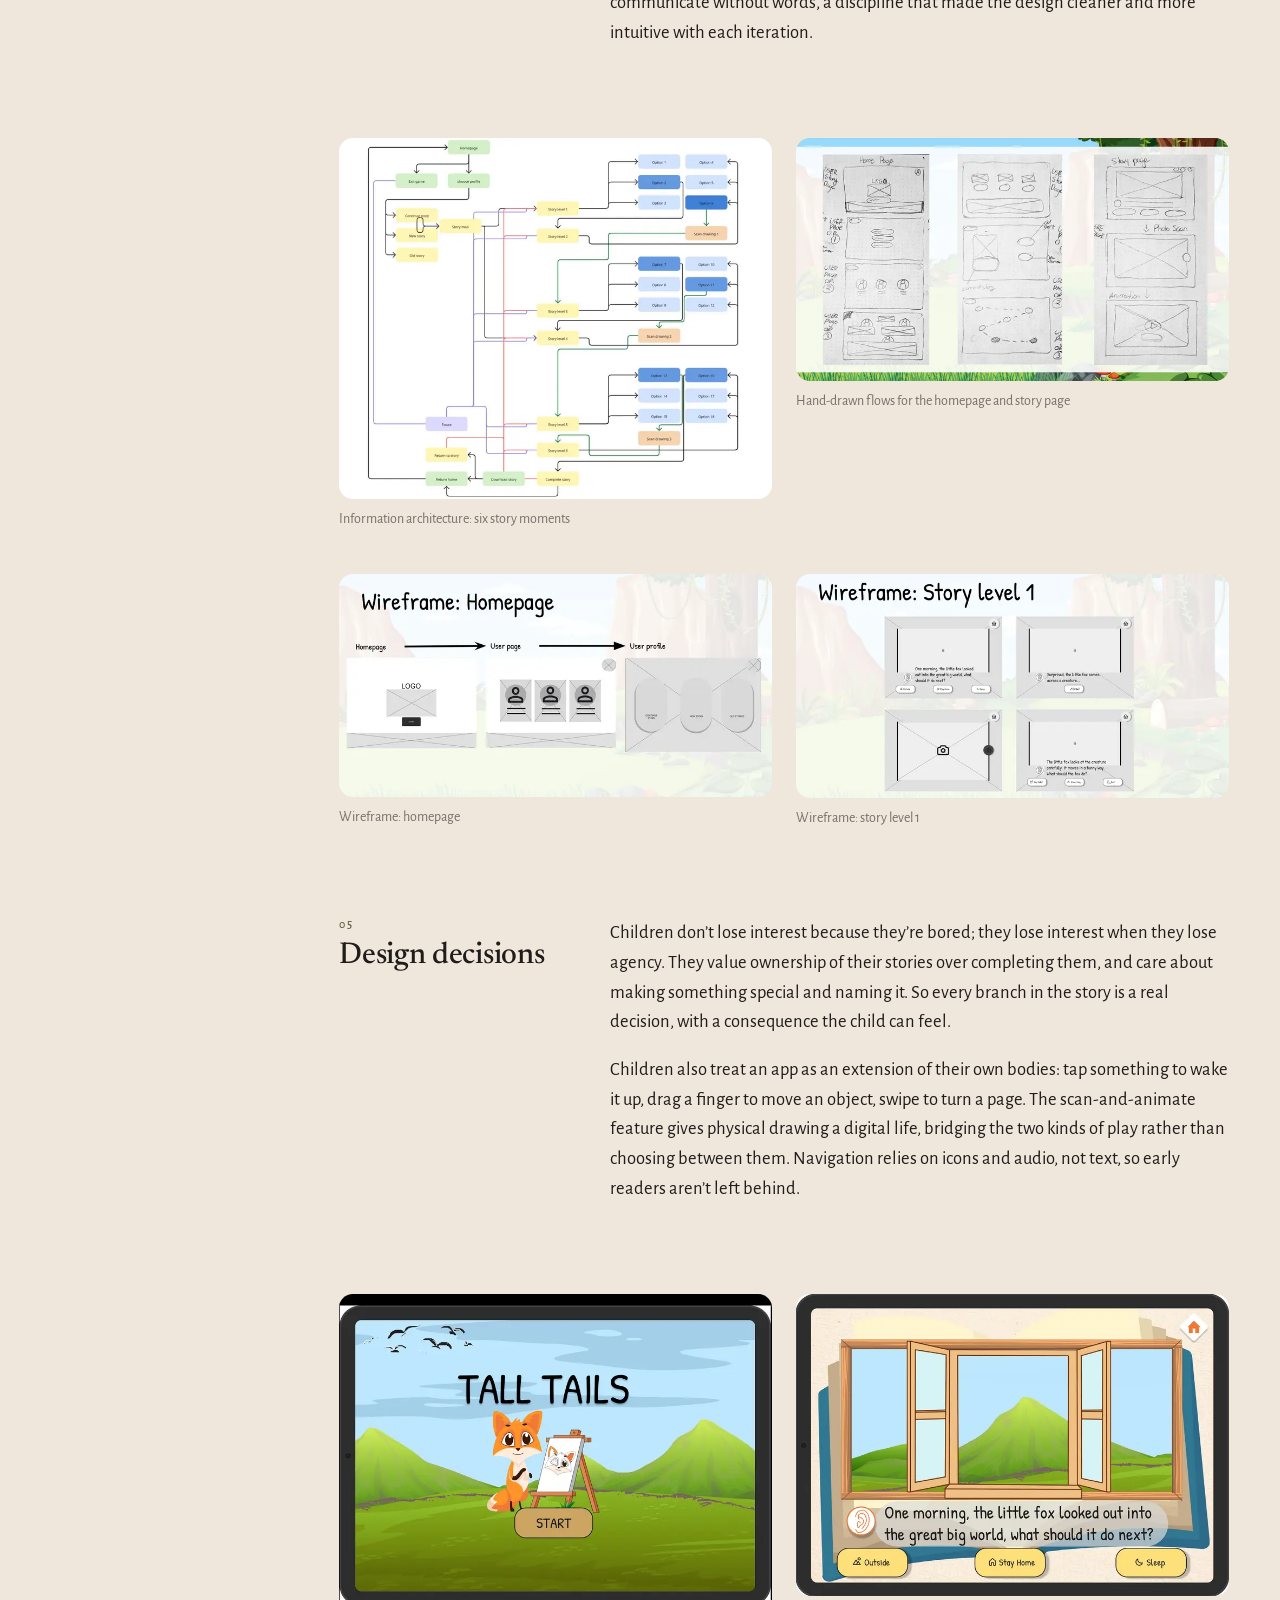
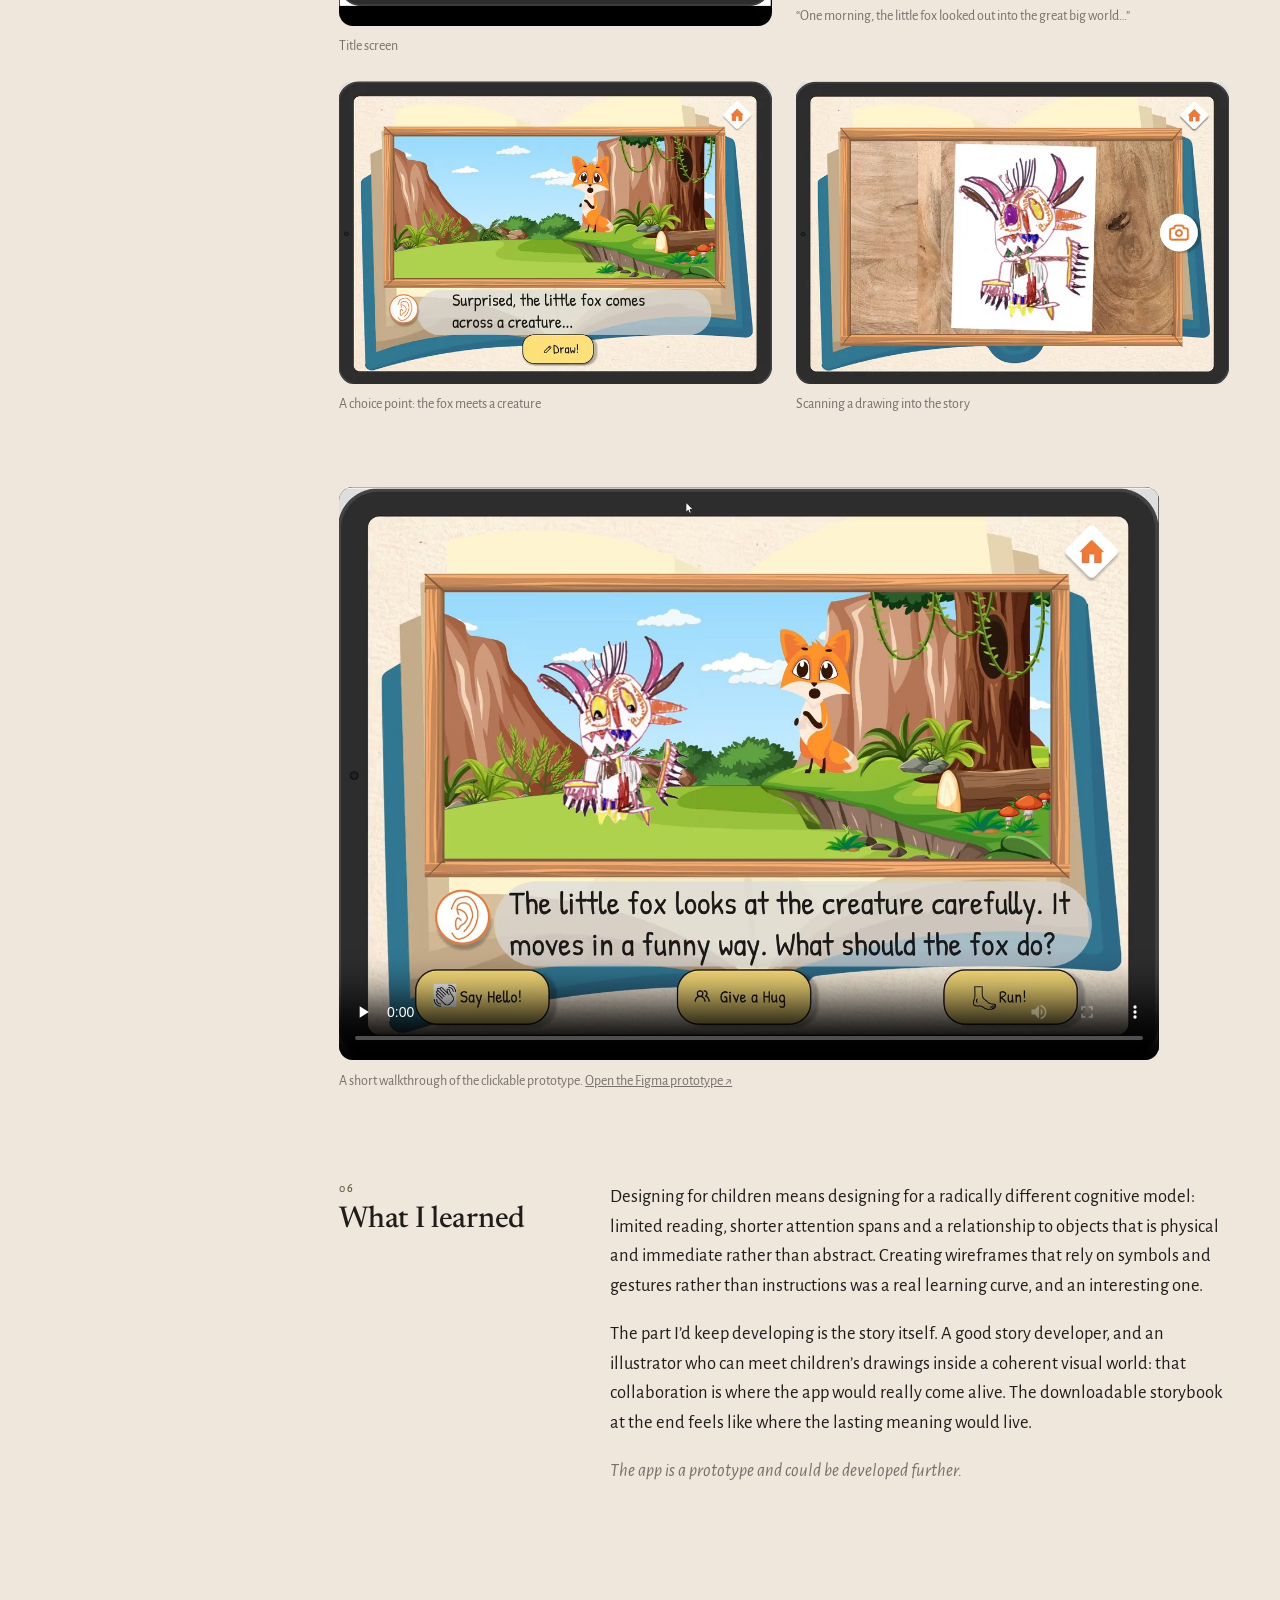
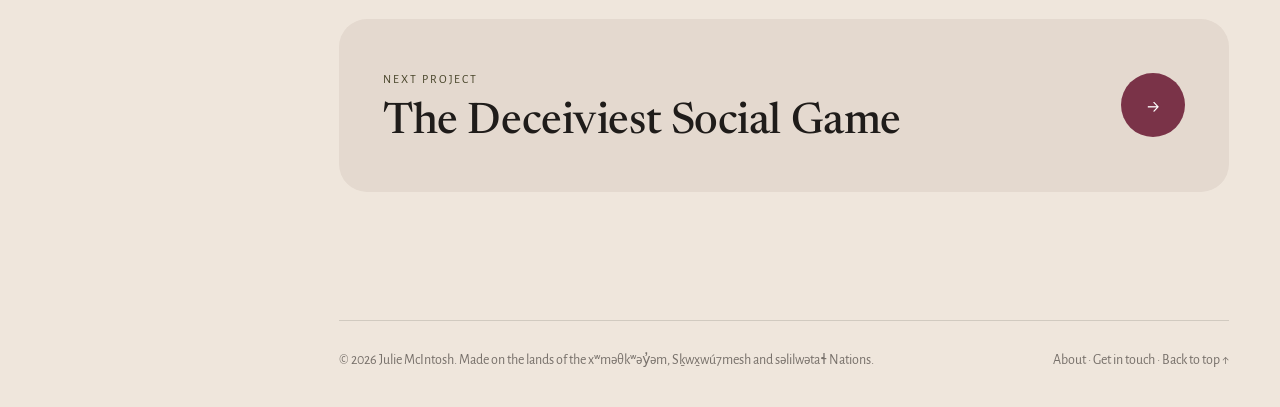
<file: tall-tales.html>
<!doctype html>
<html lang="en" class="no-js">
<head>
<meta charset="utf-8">
<meta name="robots" content="noindex, nofollow">
<meta name="viewport" content="width=device-width, initial-scale=1">
<title>Tall Tales Storytelling App · Julie McIntosh</title>
<meta name="description" content="Tall Tales Storytelling App: a story-making iPad app for children ages 5 to 7, designed by Julie McIntosh.">
<meta property="og:title" content="Tall Tales Storytelling App">
<meta property="og:description" content="Tall Tales Storytelling App: a story-making iPad app for children ages 5 to 7, designed by Julie McIntosh.">
<meta property="og:type" content="website">
<meta property="og:image" content="assets/img/tall-tales/screen-creature-1600.webp">
<meta name="theme-color" content="#efe6dc">
<link rel="icon" href="favicon.svg" type="image/svg+xml">
<link rel="preconnect" href="https://fonts.googleapis.com">
<link rel="preconnect" href="https://fonts.gstatic.com" crossorigin>
<link href="https://fonts.googleapis.com/css2?family=Alegreya+Sans:ital,wght@0,400;0,500;0,700;1,400&family=Newsreader:opsz,wght@6..72,400;6..72,500;6..72,600&display=swap" rel="stylesheet">
<link rel="stylesheet" href="assets/css/style.css">
<script src="assets/js/main.js" defer></script>
</head>
<body>
<a class="skip" href="#main">Skip to content</a>

<header class="topbar">
  <a class="brand" href="index.html"><span class="brand__name">Julie McIntosh</span></a>
  <button class="menu-btn" aria-controls="site-nav" aria-expanded="false"><i></i>Menu</button>
</header>
<div class="scrim" aria-hidden="true"></div>

<div class="shell">
<aside class="sidebar" id="site-nav"><div class="sidebar__panel">
  <a class="brand" href="index.html"><span class="brand__name">Julie McIntosh</span><span class="brand__tag">Multimedia storyteller and Design researcher. Bringing concepts to life through co-creation.</span></a>
  <nav aria-label="Main"><ul class="nav">
    <li class="nav__item"><a class="nav__link" href="index.html"><span class="nav__num"></span>Home</a></li>
    <li class="nav__item is-open"><a class="nav__link" href="storytelling.html"><span class="nav__num">I</span>Storytelling</a><ul class="subnav"><li><a href="embodied-storyboarding.html">Embodied Storyboarding</a></li><li><a href="tall-tales.html" aria-current="page">Tall Tales Storytelling App</a></li><li><a href="the-deceiviest.html">The Deceiviest Social Game</a></li><li><a href="films.html">Films</a></li><li><a href="material-practice.html">Material practice</a></li><li><a href="photography.html">Photography</a></li><li><a href="storytelling.html#writing">Writing</a></li></ul></li><li class="nav__item"><a class="nav__link" href="public-spatial.html"><span class="nav__num">II</span>Public &amp; Spatial</a><ul class="subnav"><li><a href="aniskomohcikewin.html">âniskômohcikewin</a></li><li><a href="tidal-pools.html">Tidal Pools</a></li><li><a href="montagnes-vertes.html">Montagnes vertes</a></li></ul></li><li class="nav__item"><a class="nav__link" href="about.html"><span class="nav__num">III</span>About</a></li>
  </ul></nav>
  <div class="sidebar__foot">
    <a class="btn" href="contact.html">Get in touch <span class="arrow">→</span></a>
    <p class="sidebar__note"><strong>Vancouver, Canada</strong><br>Located within the shared, unceded, ancestral territories of the xʷməθkʷəy̓əm (Musqueam), Sḵwx̱wú7mesh (Squamish) and səlilwətaɬ (Tsleil-Waututh) Nations.</p>
  </div>
</div></aside>
<div class="main">
<main id="main" class="page">

<header class="project-head">
  <p class="crumbs reveal"><a href="storytelling.html">I · Storytelling</a></p>
  <span class="eyebrow reveal">A story-making app for kids</span>
  <h1 class="reveal">Tall Tales Storytelling App</h1>
  <p class="lead reveal">Children’s digital experiences are dominated by consumption. This project asks what happens when you flip that: when a tablet becomes a place where a child authors something, rather than receives it.</p>
</header>
<dl class="facts reveal"><div><dt>Type</dt><dd>UX design · Interactive storytelling · Child-centred design</dd></div><div><dt>Made at</dt><dd>BrainStation</dd></div><div><dt>Tools</dt><dd>Figma, FigJam, Miro</dd></div><div><dt>Methods</dt><dd>User interviews, personas, information architecture, wireframing</dd></div></dl>
<figure class="cover reveal" data-gallery><img src="assets/img/tall-tales/screen-creature-800.webp" srcset="assets/img/tall-tales/screen-creature-800.webp 800w, assets/img/tall-tales/screen-creature-1600.webp 1600w" sizes="(max-width: 960px) 100vw, 75vw" alt="Tall Tales screen: a child’s drawing of a creature meets a cartoon fox" width="800" height="558" loading="eager" fetchpriority="high" decoding="async" class="zoomable" data-full="assets/img/tall-tales/screen-creature-1600.webp"></figure>

<section class="block"><h2 class="reveal"><small>01</small>Context</h2><div class="prose reveal"><p>Tall Tales is an iPad storytelling app for children ages 5 to 7 that turns screen time into active story-making. Using a “choose your own adventure” branching system inspired by narrative-driven games, children shape their own narratives through decisions, not just taps.</p>
<p>They draw characters and settings by hand from a set of simple templates, scan them in and watch their drawings animate inside the story world. With audio, touch and minimal text, the experience supports early readers and encourages unique creative expression, a new story with each play and repeat play. The result belongs to them: a downloadable storybook, a small authored thing.</p></div></section>
<section class="block"><h2 class="reveal"><small>02</small>Problem space</h2><div class="prose reveal"><p>Most children’s apps emphasize entertainment and reward loops over creative exploration or authorship, so children rarely produce anything meaningful that extends beyond the screen.</p>
<p>This project reintroduces narrative agency and storyworld creation into digital play. Drawing from interactive fiction principles such as branching narratives and player-driven choice, children’s drawings and decisions become the building blocks of their own evolving worlds: pieces of art that carry both play value and personal meaning.</p></div></section>
<section class="block"><h2 class="reveal"><small>03</small>Starting with how children play</h2><div class="prose reveal"><p>Before building anything, the work started with kids. I interviewed children ages 5 to 7 using a defined interview script, and close attention to their developmental stage shaped every decision. Children at this age understand cause and effect, they’re in the middle of fantasy play and they have an embodied relationship with screens: they expect things to respond to them, to come alive under their fingers.</p>
<p>Three personas emerged: <strong>Isla</strong>, who wants to make something and show it to people; <strong>Kareem</strong>, who wants to test every button to see what breaks; and <strong>Asha</strong>, who moves slowly and needs the experience to feel safe and unhurried. The app was designed to hold all three.</p></div></section>
<div class="figs figs--3 " data-gallery><figure class="fig reveal"><img src="assets/img/tall-tales/persona-isla-800.webp" srcset="assets/img/tall-tales/persona-isla-800.webp 800w, assets/img/tall-tales/persona-isla-1600.webp 1600w" sizes="(max-width: 680px) 50vw, 23vw" alt="Isla, the Story Builder" width="800" height="600" loading="lazy" decoding="async" class="zoomable" data-full="assets/img/tall-tales/persona-isla-1600.webp"><figcaption>Isla, the Story Builder</figcaption></figure><figure class="fig reveal"><img src="assets/img/tall-tales/persona-kareem-800.webp" srcset="assets/img/tall-tales/persona-kareem-800.webp 800w, assets/img/tall-tales/persona-kareem-1600.webp 1600w" sizes="(max-width: 680px) 50vw, 23vw" alt="Kareem, the Explorer" width="800" height="600" loading="lazy" decoding="async" class="zoomable" data-full="assets/img/tall-tales/persona-kareem-1600.webp"><figcaption>Kareem, the Explorer</figcaption></figure><figure class="fig reveal"><img src="assets/img/tall-tales/persona-asha-800.webp" srcset="assets/img/tall-tales/persona-asha-800.webp 800w, assets/img/tall-tales/persona-asha-1600.webp 1600w" sizes="(max-width: 680px) 50vw, 23vw" alt="Asha, the Dreamer" width="800" height="600" loading="lazy" decoding="async" class="zoomable" data-full="assets/img/tall-tales/persona-asha-1600.webp"><figcaption>Asha, the Dreamer</figcaption></figure></div>
<div class="figs figs--5 figs--square" data-gallery><figure class="fig reveal fig--paper"><img src="assets/img/tall-tales/drawing-tiger-800.webp" srcset="assets/img/tall-tales/drawing-tiger-800.webp 800w, assets/img/tall-tales/drawing-tiger-1600.webp 1600w" sizes="(max-width: 680px) 50vw, 14vw" alt="Child’s drawing of a tiger" width="800" height="531" loading="lazy" decoding="async" class="zoomable" data-full="assets/img/tall-tales/drawing-tiger-1600.webp"></figure><figure class="fig reveal fig--paper"><img src="assets/img/tall-tales/drawing-cat-800.webp" srcset="assets/img/tall-tales/drawing-cat-800.webp 800w, assets/img/tall-tales/drawing-cat-1600.webp 1600w" sizes="(max-width: 680px) 50vw, 14vw" alt="Child’s patterned drawing of a cat" width="800" height="460" loading="lazy" decoding="async" class="zoomable" data-full="assets/img/tall-tales/drawing-cat-1600.webp"></figure><figure class="fig reveal fig--paper"><img src="assets/img/tall-tales/drawing-monster-800.webp" srcset="assets/img/tall-tales/drawing-monster-800.webp 800w, assets/img/tall-tales/drawing-monster-1600.webp 1600w" sizes="(max-width: 680px) 50vw, 14vw" alt="Child’s crayon drawing of a black monster" width="800" height="1134" loading="lazy" decoding="async" class="zoomable" data-full="assets/img/tall-tales/drawing-monster-1600.webp"></figure><figure class="fig reveal fig--paper"><img src="assets/img/tall-tales/drawing-bear-800.webp" srcset="assets/img/tall-tales/drawing-bear-800.webp 800w, assets/img/tall-tales/drawing-bear-1600.webp 1600w" sizes="(max-width: 680px) 50vw, 14vw" alt="Child’s red crayon drawing of a bear" width="800" height="1037" loading="lazy" decoding="async" class="zoomable" data-full="assets/img/tall-tales/drawing-bear-1600.webp"></figure><figure class="fig reveal fig--paper"><img src="assets/img/tall-tales/drawing-creature-800.webp" srcset="assets/img/tall-tales/drawing-creature-800.webp 800w, assets/img/tall-tales/drawing-creature-1600.webp 1600w" sizes="(max-width: 680px) 50vw, 14vw" alt="Child’s drawing of a spiky creature" width="800" height="1046" loading="lazy" decoding="async" class="zoomable" data-full="assets/img/tall-tales/drawing-creature-1600.webp"></figure></div>
<p class="muted reveal" style="font-size:14px;margin-top:10px">Drawings made from the character templates, ready to scan into the story.</p>
<section class="block"><h2 class="reveal"><small>04</small>Structure</h2><div class="prose reveal"><p>The information architecture is organized into colour-coded sections: green for the homepage, yellow for story sections, orange for drawing prompts and blue for story blocks. The experience is built around six story moments, each a place where the child’s choice genuinely changes what happens next.</p>
<p>Early ideation and task flows were sketched by hand, then digital wireframes tested the user flow without the distraction of colour or animation. They were designed to communicate without words, a discipline that made the design cleaner and more intuitive with each iteration.</p></div></section>
<div class="full"><div class="figs figs--2 " data-gallery><figure class="fig reveal"><img src="assets/img/tall-tales/ia-map-800.webp" srcset="assets/img/tall-tales/ia-map-800.webp 800w, assets/img/tall-tales/ia-map-1600.webp 1600w" sizes="(max-width: 680px) 50vw, 35vw" alt="Information architecture: six story moments" width="800" height="667" loading="lazy" decoding="async" class="zoomable" data-full="assets/img/tall-tales/ia-map-1600.webp"><figcaption>Information architecture: six story moments</figcaption></figure><figure class="fig reveal"><img src="assets/img/tall-tales/sketches-800.webp" srcset="assets/img/tall-tales/sketches-800.webp 800w, assets/img/tall-tales/sketches-1600.webp 1600w" sizes="(max-width: 680px) 50vw, 35vw" alt="Hand-drawn flows for the homepage and story page" width="800" height="450" loading="lazy" decoding="async" class="zoomable" data-full="assets/img/tall-tales/sketches-1600.webp"><figcaption>Hand-drawn flows for the homepage and story page</figcaption></figure></div></div>
<div class="figs figs--2 " data-gallery><figure class="fig reveal"><img src="assets/img/tall-tales/wireframe-home-800.webp" srcset="assets/img/tall-tales/wireframe-home-800.webp 800w, assets/img/tall-tales/wireframe-home-1600.webp 1600w" sizes="(max-width: 680px) 50vw, 35vw" alt="Wireframe: homepage" width="800" height="413" loading="lazy" decoding="async" class="zoomable" data-full="assets/img/tall-tales/wireframe-home-1600.webp"><figcaption>Wireframe: homepage</figcaption></figure><figure class="fig reveal"><img src="assets/img/tall-tales/wireframe-story-800.webp" srcset="assets/img/tall-tales/wireframe-story-800.webp 800w, assets/img/tall-tales/wireframe-story-1600.webp 1600w" sizes="(max-width: 680px) 50vw, 35vw" alt="Wireframe: story level 1" width="800" height="414" loading="lazy" decoding="async" class="zoomable" data-full="assets/img/tall-tales/wireframe-story-1600.webp"><figcaption>Wireframe: story level 1</figcaption></figure></div>
<section class="block"><h2 class="reveal"><small>05</small>Design decisions</h2><div class="prose reveal"><p>Children don’t lose interest because they’re bored; they lose interest when they lose agency. They value ownership of their stories over completing them, and care about making something special and naming it. So every branch in the story is a real decision, with a consequence the child can feel.</p>
<p>Children also treat an app as an extension of their own bodies: tap something to wake it up, drag a finger to move an object, swipe to turn a page. The scan-and-animate feature gives physical drawing a digital life, bridging the two kinds of play rather than choosing between them. Navigation relies on icons and audio, not text, so early readers aren’t left behind.</p></div></section>
<div class="full"><div class="figs figs--2 " data-gallery><figure class="fig reveal"><img src="assets/img/tall-tales/screen-title-800.webp" srcset="assets/img/tall-tales/screen-title-800.webp 800w, assets/img/tall-tales/screen-title-1600.webp 1600w" sizes="(max-width: 680px) 50vw, 35vw" alt="Title screen" width="800" height="615" loading="lazy" decoding="async" class="zoomable" data-full="assets/img/tall-tales/screen-title-1600.webp"><figcaption>Title screen</figcaption></figure><figure class="fig reveal"><img src="assets/img/tall-tales/screen-window-800.webp" srcset="assets/img/tall-tales/screen-window-800.webp 800w, assets/img/tall-tales/screen-window-1600.webp 1600w" sizes="(max-width: 680px) 50vw, 35vw" alt="“One morning, the little fox looked out into the great big world…”" width="800" height="558" loading="lazy" decoding="async" class="zoomable" data-full="assets/img/tall-tales/screen-window-1600.webp"><figcaption>“One morning, the little fox looked out into the great big world…”</figcaption></figure><figure class="fig reveal"><img src="assets/img/tall-tales/screen-surprised-800.webp" srcset="assets/img/tall-tales/screen-surprised-800.webp 800w, assets/img/tall-tales/screen-surprised-1600.webp 1600w" sizes="(max-width: 680px) 50vw, 35vw" alt="A choice point: the fox meets a creature" width="800" height="559" loading="lazy" decoding="async" class="zoomable" data-full="assets/img/tall-tales/screen-surprised-1600.webp"><figcaption>A choice point: the fox meets a creature</figcaption></figure><figure class="fig reveal"><img src="assets/img/tall-tales/screen-scan-800.webp" srcset="assets/img/tall-tales/screen-scan-800.webp 800w, assets/img/tall-tales/screen-scan-1600.webp 1600w" sizes="(max-width: 680px) 50vw, 35vw" alt="Scanning a drawing into the story" width="800" height="560" loading="lazy" decoding="async" class="zoomable" data-full="assets/img/tall-tales/screen-scan-1600.webp"><figcaption>Scanning a drawing into the story</figcaption></figure></div></div>
<div class="full" style="max-width:820px"><div class="video reveal"><video controls preload="none" playsinline poster="assets/video/tall-tales-demo-poster.jpg" aria-label="Tall Tales prototype walkthrough"><source src="assets/video/tall-tales-demo.mp4" type="video/mp4"></video></div><p class="muted" style="font-size:14px;margin-top:10px">A short walkthrough of the clickable prototype. <a href="https://www.figma.com/proto/YdiNIlQRiUz7wo9r34Fe10/Tall-Tales-Wireframing?node-id=25-497&amp;starting-point-node-id=25%3A497" target="_blank" rel="noopener">Open the Figma prototype ↗</a></p></div>
<section class="block"><h2 class="reveal"><small>06</small>What I learned</h2><div class="prose reveal"><p>Designing for children means designing for a radically different cognitive model: limited reading, shorter attention spans and a relationship to objects that is physical and immediate rather than abstract. Creating wireframes that rely on symbols and gestures rather than instructions was a real learning curve, and an interesting one.</p>
<p>The part I’d keep developing is the story itself. A good story developer, and an illustrator who can meet children’s drawings inside a coherent visual world: that collaboration is where the app would really come alive. The downloadable storybook at the end feels like where the lasting meaning would live.</p>
<p class="muted"><em>The app is a prototype and could be developed further.</em></p></div></section>
<a class="next reveal" href="the-deceiviest.html"><div><small>Next project</small><h2>The Deceiviest Social Game</h2></div><span class="next__circle" aria-hidden="true">→</span></a>
</main>
<footer class="footer">
  <span>© 2026 Julie McIntosh. Made on the lands of the xʷməθkʷəy̓əm, Sḵwx̱wú7mesh and səlilwətaɬ Nations.</span>
  <span><a href="about.html">About</a> · <a href="contact.html">Get in touch</a> · <a href="#main">Back to top ↑</a></span>
</footer>
</div>
</div>
</body>
</html>
</file>
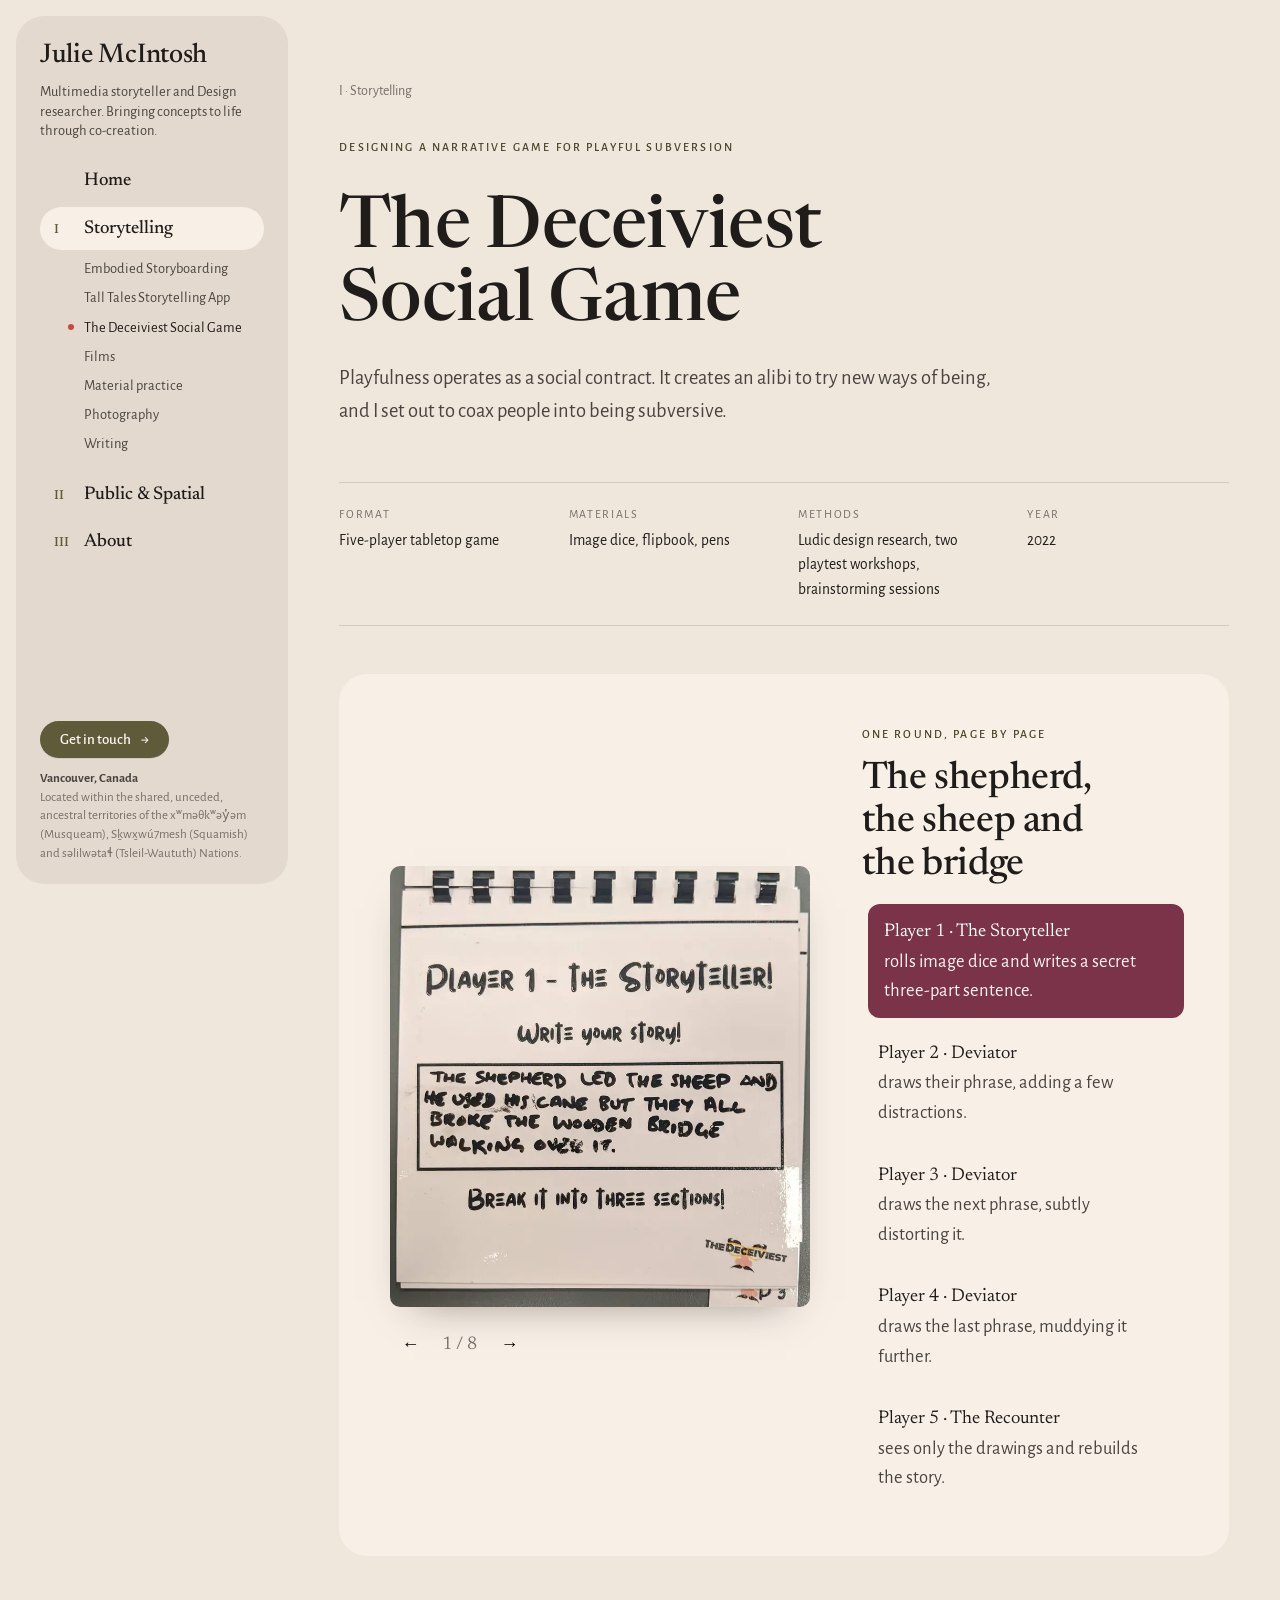
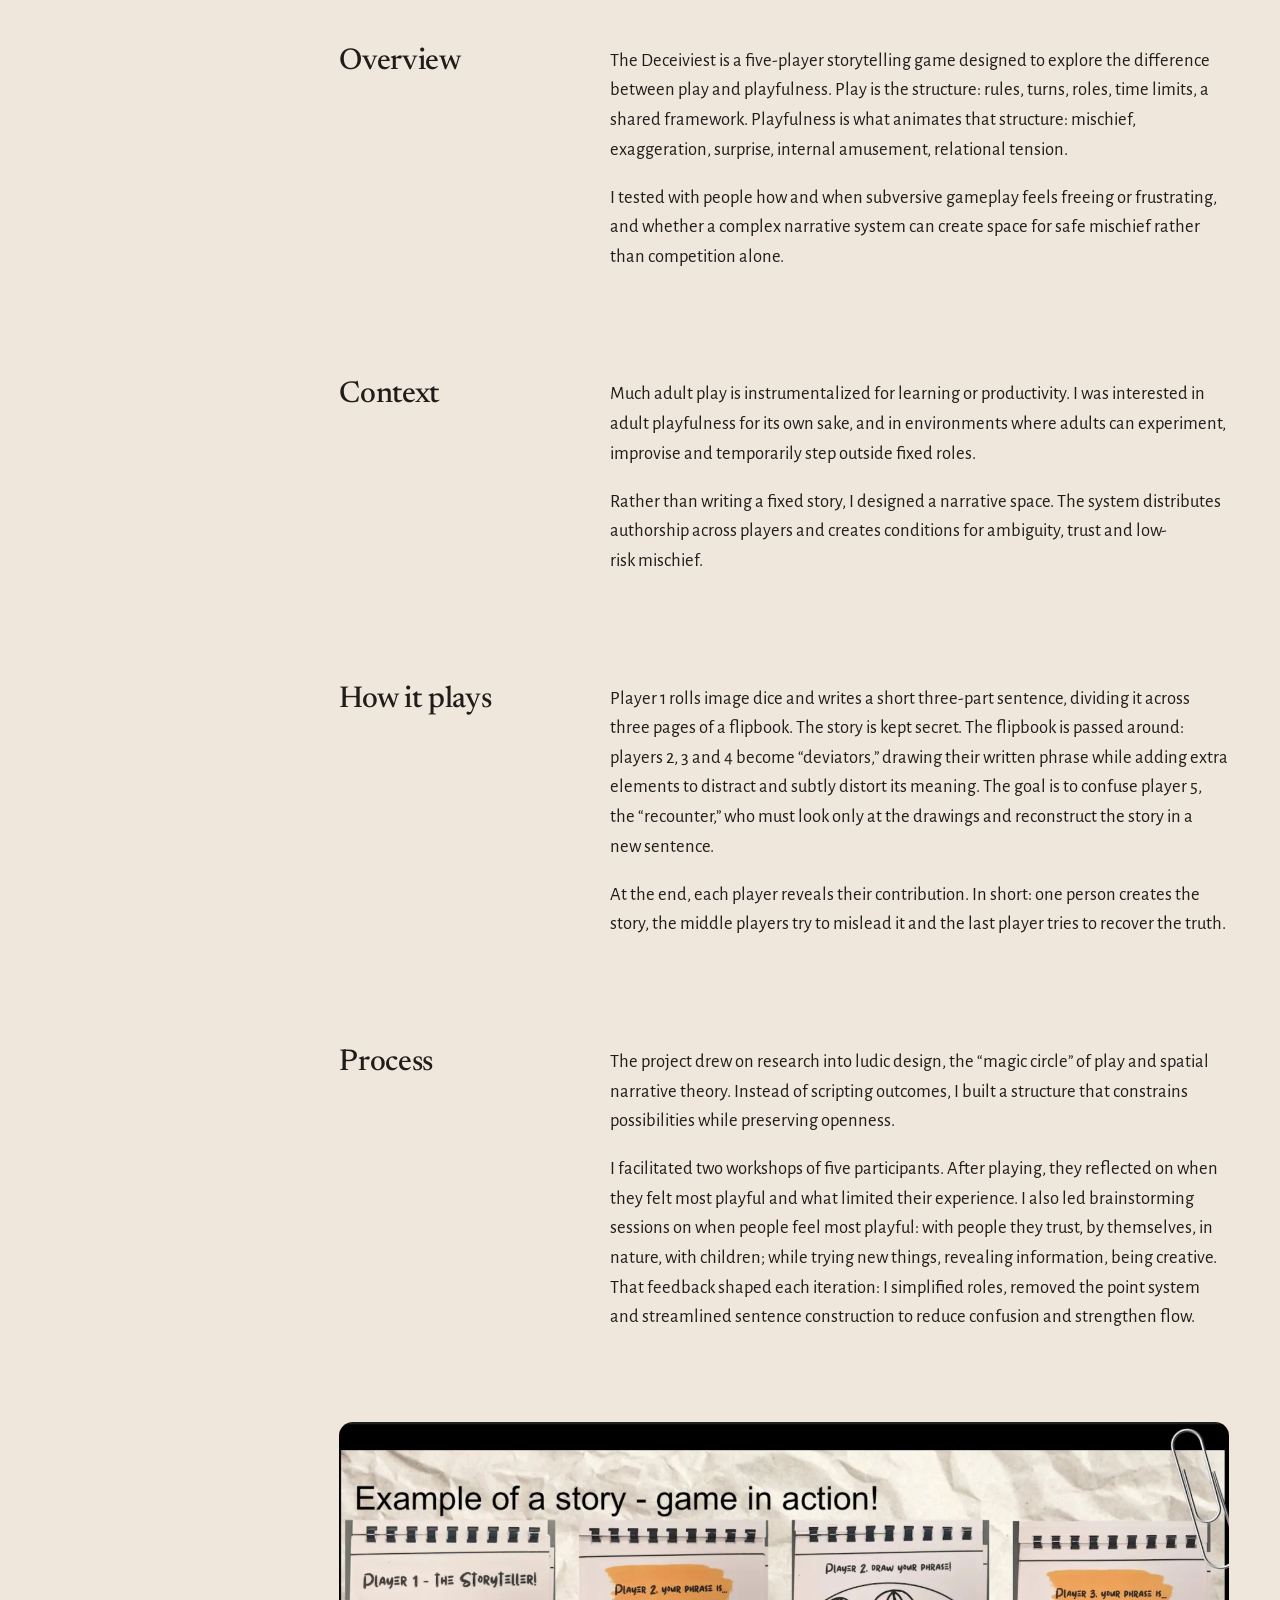
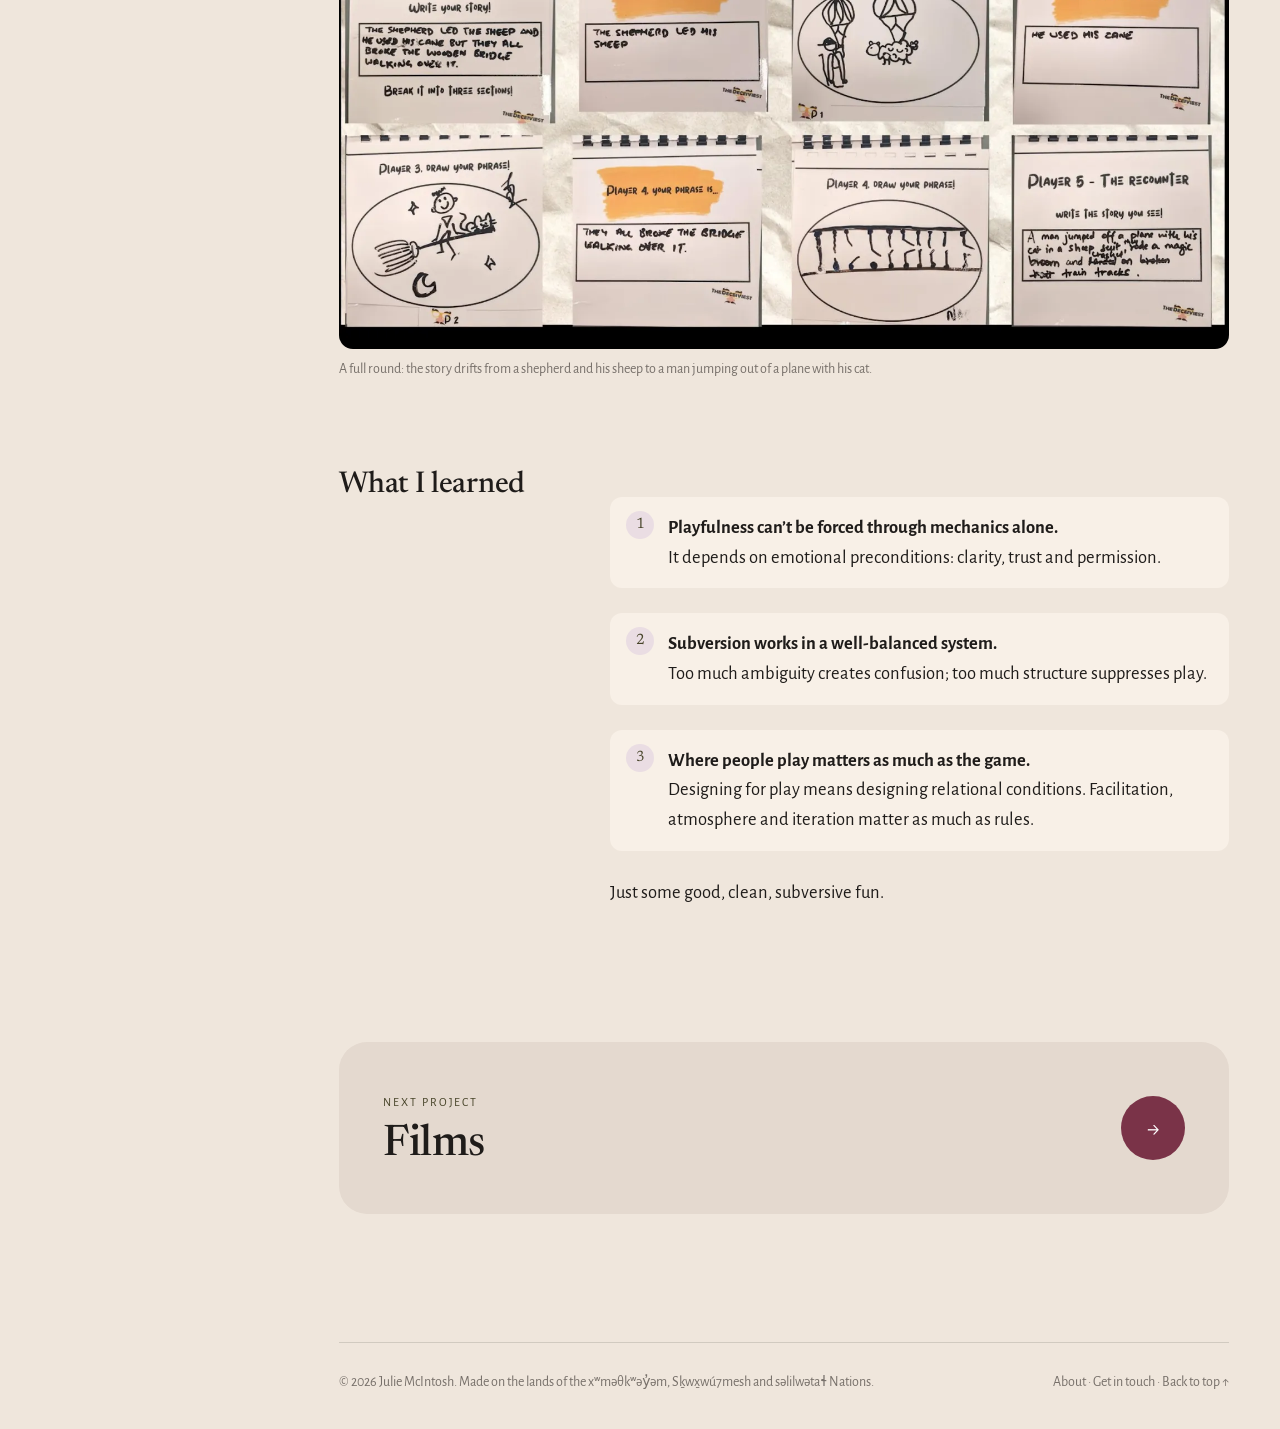
<file: the-deceiviest.html>
<!doctype html>
<html lang="en" class="no-js">
<head>
<meta charset="utf-8">
<meta name="robots" content="noindex, nofollow">
<meta name="viewport" content="width=device-width, initial-scale=1">
<title>The Deceiviest Social Game · Julie McIntosh</title>
<meta name="description" content="The Deceiviest Social Game: a five-player storytelling game about creating a story, and then trying to derail it.">
<meta property="og:title" content="The Deceiviest Social Game">
<meta property="og:description" content="The Deceiviest Social Game: a five-player storytelling game about creating a story, and then trying to derail it.">
<meta property="og:type" content="website">
<meta property="og:image" content="assets/img/aniskomohcikewin/panoramic-1600.webp">
<meta name="theme-color" content="#efe6dc">
<link rel="icon" href="favicon.svg" type="image/svg+xml">
<link rel="preconnect" href="https://fonts.googleapis.com">
<link rel="preconnect" href="https://fonts.gstatic.com" crossorigin>
<link href="https://fonts.googleapis.com/css2?family=Alegreya+Sans:ital,wght@0,400;0,500;0,700;1,400&family=Newsreader:opsz,wght@6..72,400;6..72,500;6..72,600&display=swap" rel="stylesheet">
<link rel="stylesheet" href="assets/css/style.css">
<script src="assets/js/main.js" defer></script>
</head>
<body>
<a class="skip" href="#main">Skip to content</a>

<header class="topbar">
  <a class="brand" href="index.html"><span class="brand__name">Julie McIntosh</span></a>
  <button class="menu-btn" aria-controls="site-nav" aria-expanded="false"><i></i>Menu</button>
</header>
<div class="scrim" aria-hidden="true"></div>

<div class="shell">
<aside class="sidebar" id="site-nav"><div class="sidebar__panel">
  <a class="brand" href="index.html"><span class="brand__name">Julie McIntosh</span><span class="brand__tag">Multimedia storyteller and Design researcher. Bringing concepts to life through co-creation.</span></a>
  <nav aria-label="Main"><ul class="nav">
    <li class="nav__item"><a class="nav__link" href="index.html"><span class="nav__num"></span>Home</a></li>
    <li class="nav__item is-open"><a class="nav__link" href="storytelling.html"><span class="nav__num">I</span>Storytelling</a><ul class="subnav"><li><a href="embodied-storyboarding.html">Embodied Storyboarding</a></li><li><a href="tall-tales.html">Tall Tales Storytelling App</a></li><li><a href="the-deceiviest.html" aria-current="page">The Deceiviest Social Game</a></li><li><a href="films.html">Films</a></li><li><a href="material-practice.html">Material practice</a></li><li><a href="photography.html">Photography</a></li><li><a href="storytelling.html#writing">Writing</a></li></ul></li><li class="nav__item"><a class="nav__link" href="public-spatial.html"><span class="nav__num">II</span>Public &amp; Spatial</a><ul class="subnav"><li><a href="aniskomohcikewin.html">âniskômohcikewin</a></li><li><a href="tidal-pools.html">Tidal Pools</a></li><li><a href="montagnes-vertes.html">Montagnes vertes</a></li></ul></li><li class="nav__item"><a class="nav__link" href="about.html"><span class="nav__num">III</span>About</a></li>
  </ul></nav>
  <div class="sidebar__foot">
    <a class="btn" href="contact.html">Get in touch <span class="arrow">→</span></a>
    <p class="sidebar__note"><strong>Vancouver, Canada</strong><br>Located within the shared, unceded, ancestral territories of the xʷməθkʷəy̓əm (Musqueam), Sḵwx̱wú7mesh (Squamish) and səlilwətaɬ (Tsleil-Waututh) Nations.</p>
  </div>
</div></aside>
<div class="main">
<main id="main" class="page">

<header class="project-head">
  <p class="crumbs reveal"><a href="storytelling.html">I · Storytelling</a></p>
  <span class="eyebrow reveal">Designing a narrative game for playful subversion</span>
  <h1 class="reveal">The Deceiviest Social Game</h1>
  <p class="lead reveal">Playfulness operates as a social contract. It creates an alibi to try new ways of being, and I set out to coax people into being subversive.</p>
</header>
<dl class="facts reveal"><div><dt>Format</dt><dd>Five-player tabletop game</dd></div><div><dt>Materials</dt><dd>Image dice, flipbook, pens</dd></div><div><dt>Methods</dt><dd>Ludic design research, two playtest workshops, brainstorming sessions</dd></div><div><dt>Year</dt><dd>2022</dd></div></dl>


<section class="flipbook panel reveal" style="margin-top:48px">
  <div>
    <div class="flip__stage">
      <div class="flip__page is-active" data-role="0"><img src="assets/img/deceiviest/page-1-800.webp" srcset="assets/img/deceiviest/page-1-800.webp 800w, assets/img/deceiviest/page-1-1600.webp 1600w" sizes="420px" alt="Player 1, the Storyteller, writes: The shepherd led the sheep and he used his cane but they all broke the wooden bridge walking over it." width="800" height="869" loading="eager" fetchpriority="high" decoding="async"></div><div class="flip__page" data-role="1"><img src="assets/img/deceiviest/page-2-800.webp" srcset="assets/img/deceiviest/page-2-800.webp 800w, assets/img/deceiviest/page-2-1600.webp 1600w" sizes="420px" alt="Player 2’s phrase: The shepherd led his sheep" width="800" height="867" loading="lazy" decoding="async"></div><div class="flip__page" data-role="1"><img src="assets/img/deceiviest/page-3-800.webp" srcset="assets/img/deceiviest/page-3-800.webp 800w, assets/img/deceiviest/page-3-1600.webp 1600w" sizes="420px" alt="Player 2 draws parachuting sheep and a shepherd" width="800" height="816" loading="lazy" decoding="async"></div><div class="flip__page" data-role="2"><img src="assets/img/deceiviest/page-4-800.webp" srcset="assets/img/deceiviest/page-4-800.webp 800w, assets/img/deceiviest/page-4-1600.webp 1600w" sizes="420px" alt="Player 3’s phrase: He used his cane" width="800" height="823" loading="lazy" decoding="async"></div><div class="flip__page" data-role="2"><img src="assets/img/deceiviest/page-5-800.webp" srcset="assets/img/deceiviest/page-5-800.webp 800w, assets/img/deceiviest/page-5-1600.webp 1600w" sizes="420px" alt="Player 3 draws a figure riding a broom with a cat" width="800" height="860" loading="lazy" decoding="async"></div><div class="flip__page" data-role="3"><img src="assets/img/deceiviest/page-6-800.webp" srcset="assets/img/deceiviest/page-6-800.webp 800w, assets/img/deceiviest/page-6-1600.webp 1600w" sizes="420px" alt="Player 4’s phrase: They all broke the bridge walking over it" width="800" height="857" loading="lazy" decoding="async"></div><div class="flip__page" data-role="3"><img src="assets/img/deceiviest/page-7-800.webp" srcset="assets/img/deceiviest/page-7-800.webp 800w, assets/img/deceiviest/page-7-1600.webp 1600w" sizes="420px" alt="Player 4 draws a broken bridge" width="800" height="858" loading="lazy" decoding="async"></div><div class="flip__page" data-role="4"><img src="assets/img/deceiviest/page-8-800.webp" srcset="assets/img/deceiviest/page-8-800.webp 800w, assets/img/deceiviest/page-8-1600.webp 1600w" sizes="420px" alt="Player 5, the Recounter, writes: A man jumped off a plane with his cat in a sheep suit, rode a magic broom and landed on broken train tracks." width="800" height="811" loading="lazy" decoding="async"></div>
    </div>
    <div class="flip__ctrl"><button data-prev aria-label="Previous page">←</button><span class="flip__count">1 / 8</span><button data-next aria-label="Next page">→</button></div>
  </div>
  <div>
    <span class="eyebrow">One round, page by page</span>
    <h2 class="h-lg" style="margin-bottom:18px">The shepherd, the sheep and the bridge</h2>
    <ol class="flip__roles">
      <li><b>Player 1 · The Storyteller</b><br>rolls image dice and writes a secret three-part sentence.</li>
      <li><b>Player 2 · Deviator</b><br>draws their phrase, adding a few distractions.</li>
      <li><b>Player 3 · Deviator</b><br>draws the next phrase, subtly distorting it.</li>
      <li><b>Player 4 · Deviator</b><br>draws the last phrase, muddying it further.</li>
      <li><b>Player 5 · The Recounter</b><br>sees only the drawings and rebuilds the story.</li>
    </ol>
  </div>
</section>
<section class="block"><h2 class="reveal">Overview</h2><div class="prose reveal"><p>The Deceiviest is a five-player storytelling game designed to explore the difference between play and playfulness. Play is the structure: rules, turns, roles, time limits, a shared framework. Playfulness is what animates that structure: mischief, exaggeration, surprise, internal amusement, relational tension.</p>
<p>I tested with people how and when subversive gameplay feels freeing or frustrating, and whether a complex narrative system can create space for safe mischief rather than competition alone.</p></div></section>
<section class="block"><h2 class="reveal">Context</h2><div class="prose reveal"><p>Much adult play is instrumentalized for learning or productivity. I was interested in adult playfulness for its own sake, and in environments where adults can experiment, improvise and temporarily step outside fixed roles.</p>
<p>Rather than writing a fixed story, I designed a narrative space. The system distributes authorship across players and creates conditions for ambiguity, trust and low-risk mischief.</p></div></section>
<section class="block"><h2 class="reveal">How it plays</h2><div class="prose reveal"><p>Player 1 rolls image dice and writes a short three-part sentence, dividing it across three pages of a flipbook. The story is kept secret. The flipbook is passed around: players 2, 3 and 4 become “deviators,” drawing their written phrase while adding extra elements to distract and subtly distort its meaning. The goal is to confuse player 5, the “recounter,” who must look only at the drawings and reconstruct the story in a new sentence.</p>
<p>At the end, each player reveals their contribution. In short: one person creates the story, the middle players try to mislead it and the last player tries to recover the truth.</p></div></section>
<section class="block"><h2 class="reveal">Process</h2><div class="prose reveal"><p>The project drew on research into ludic design, the “magic circle” of play and spatial narrative theory. Instead of scripting outcomes, I built a structure that constrains possibilities while preserving openness.</p>
<p>I facilitated two workshops of five participants. After playing, they reflected on when they felt most playful and what limited their experience. I also led brainstorming sessions on when people feel most playful: with people they trust, by themselves, in nature, with children; while trying new things, revealing information, being creative. That feedback shaped each iteration: I simplified roles, removed the point system and streamlined sentence construction to reduce confusion and strengthen flow.</p></div></section>
<figure class="fig full reveal" data-gallery><img src="assets/img/deceiviest/overview-800.webp" srcset="assets/img/deceiviest/overview-800.webp 800w, assets/img/deceiviest/overview-1600.webp 1600w" sizes="(max-width: 960px) 100vw, 75vw" alt="A full round of The Deceiviest laid out page by page" width="800" height="473" loading="lazy" decoding="async" class="zoomable" data-full="assets/img/deceiviest/overview-1600.webp"><figcaption>A full round: the story drifts from a shepherd and his sheep to a man jumping out of a plane with his cat.</figcaption></figure>
<section class="block"><h2 class="reveal">What I learned</h2><div class="prose reveal"><ol class="steps">
<li><b>Playfulness can’t be forced through mechanics alone.</b>It depends on emotional preconditions: clarity, trust and permission.</li>
<li><b>Subversion works in a well-balanced system.</b>Too much ambiguity creates confusion; too much structure suppresses play.</li>
<li><b>Where people play matters as much as the game.</b>Designing for play means designing relational conditions. Facilitation, atmosphere and iteration matter as much as rules.</li>
</ol><p>Just some good, clean, subversive fun.</p></div></section>
<a class="next reveal" href="films.html"><div><small>Next project</small><h2>Films</h2></div><span class="next__circle" aria-hidden="true">→</span></a>
</main>
<footer class="footer">
  <span>© 2026 Julie McIntosh. Made on the lands of the xʷməθkʷəy̓əm, Sḵwx̱wú7mesh and səlilwətaɬ Nations.</span>
  <span><a href="about.html">About</a> · <a href="contact.html">Get in touch</a> · <a href="#main">Back to top ↑</a></span>
</footer>
</div>
</div>
</body>
</html>
</file>
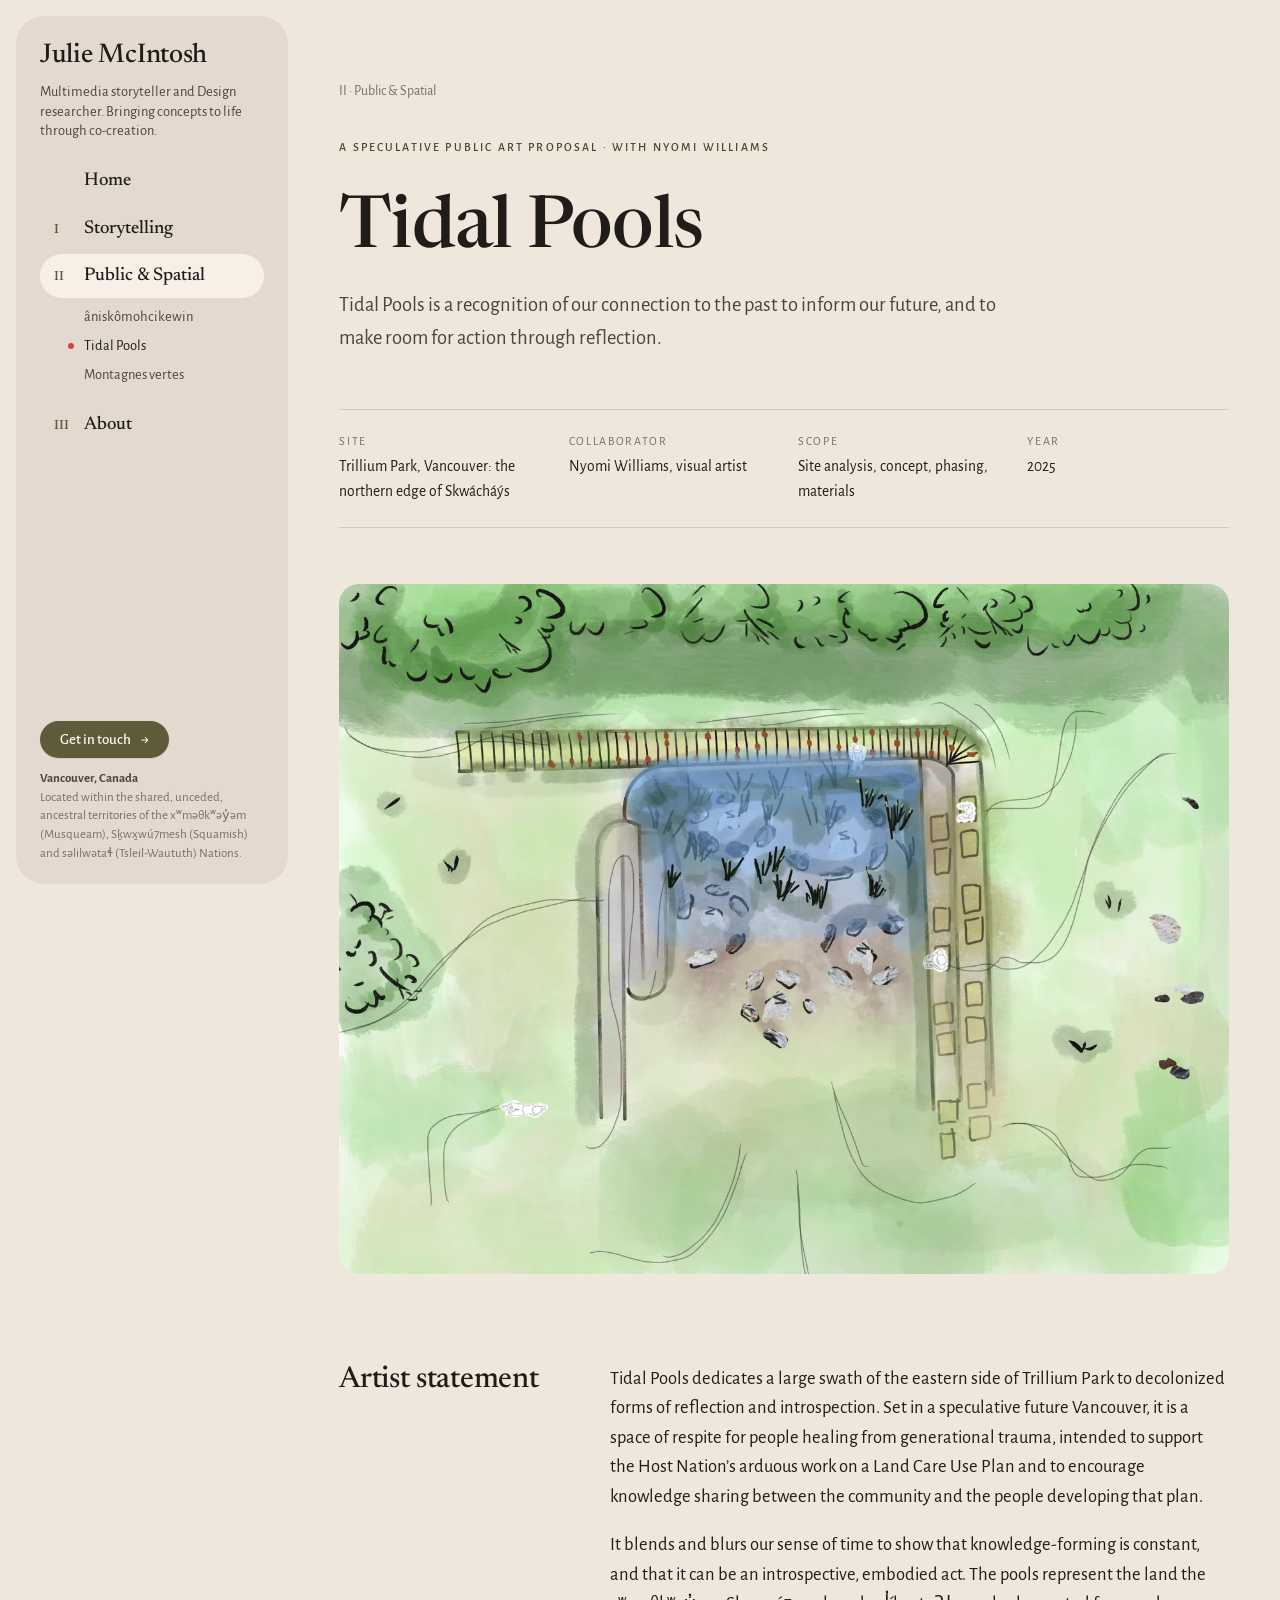
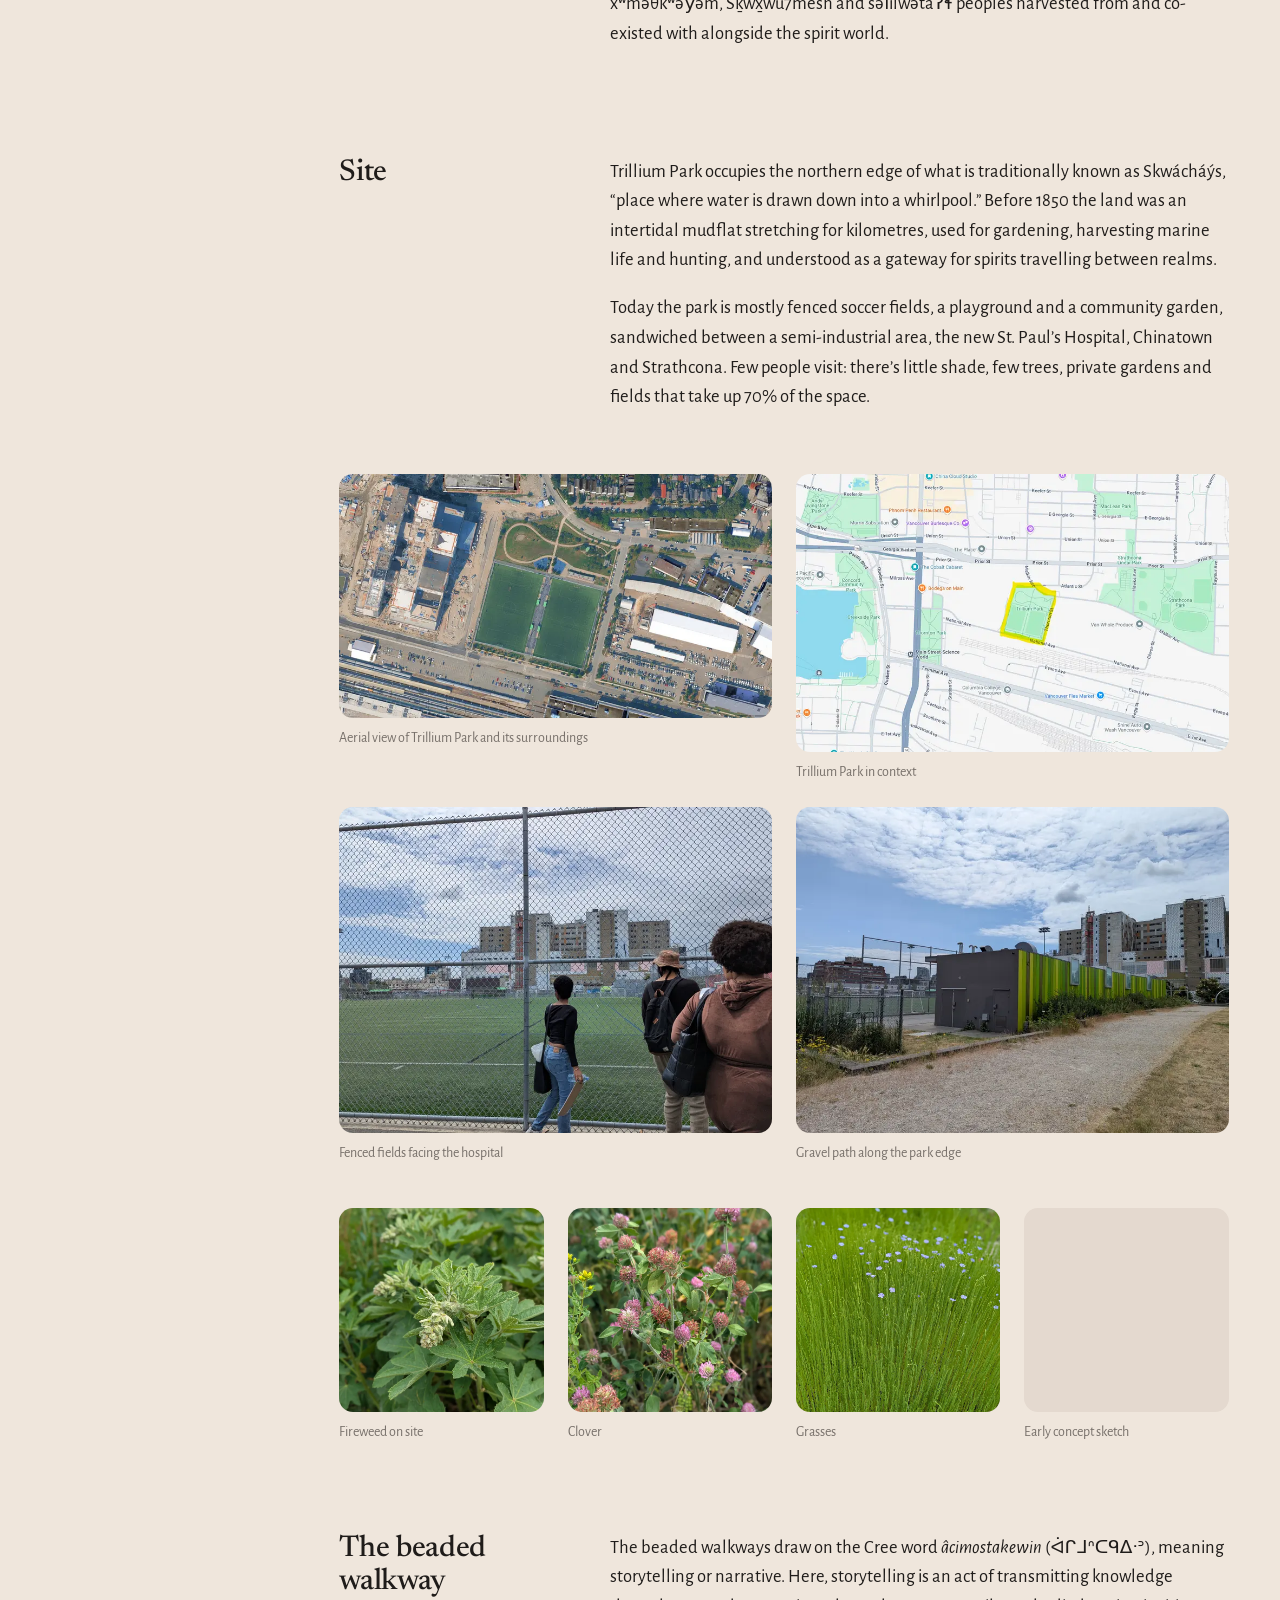
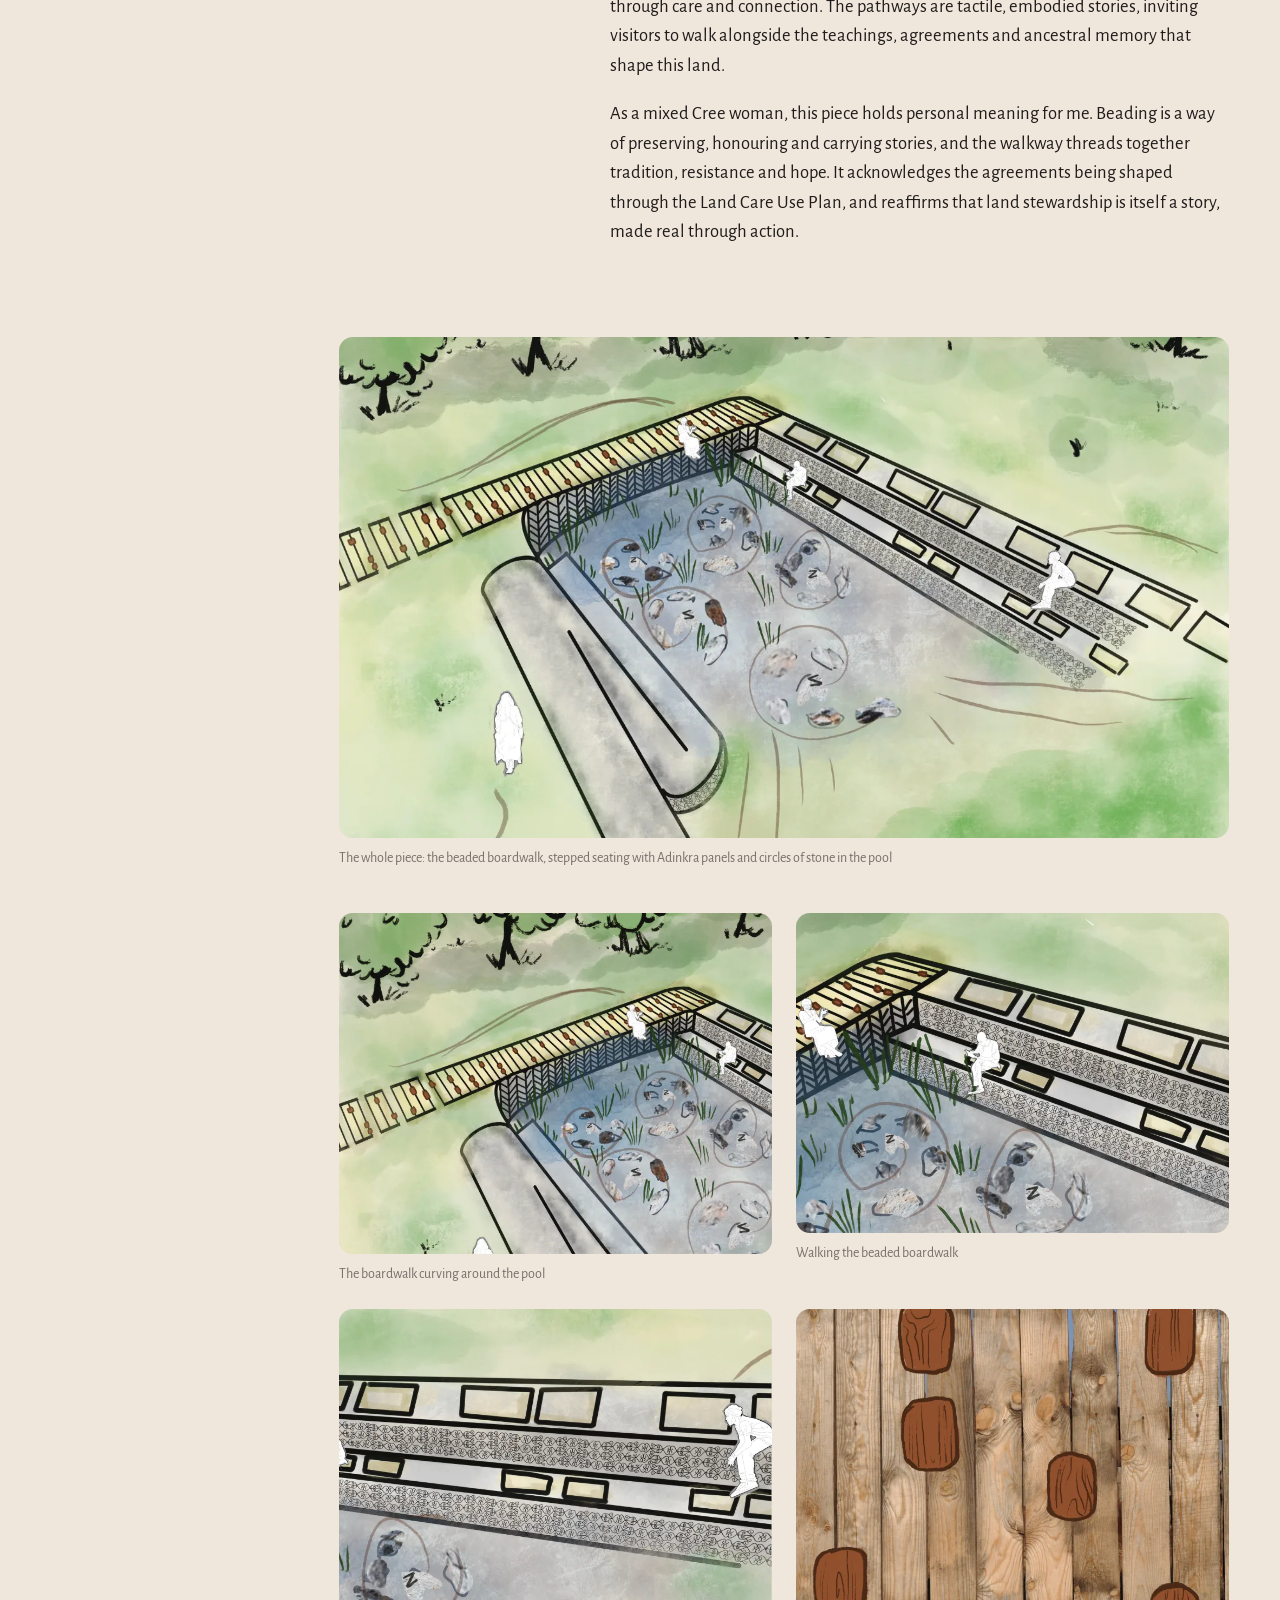
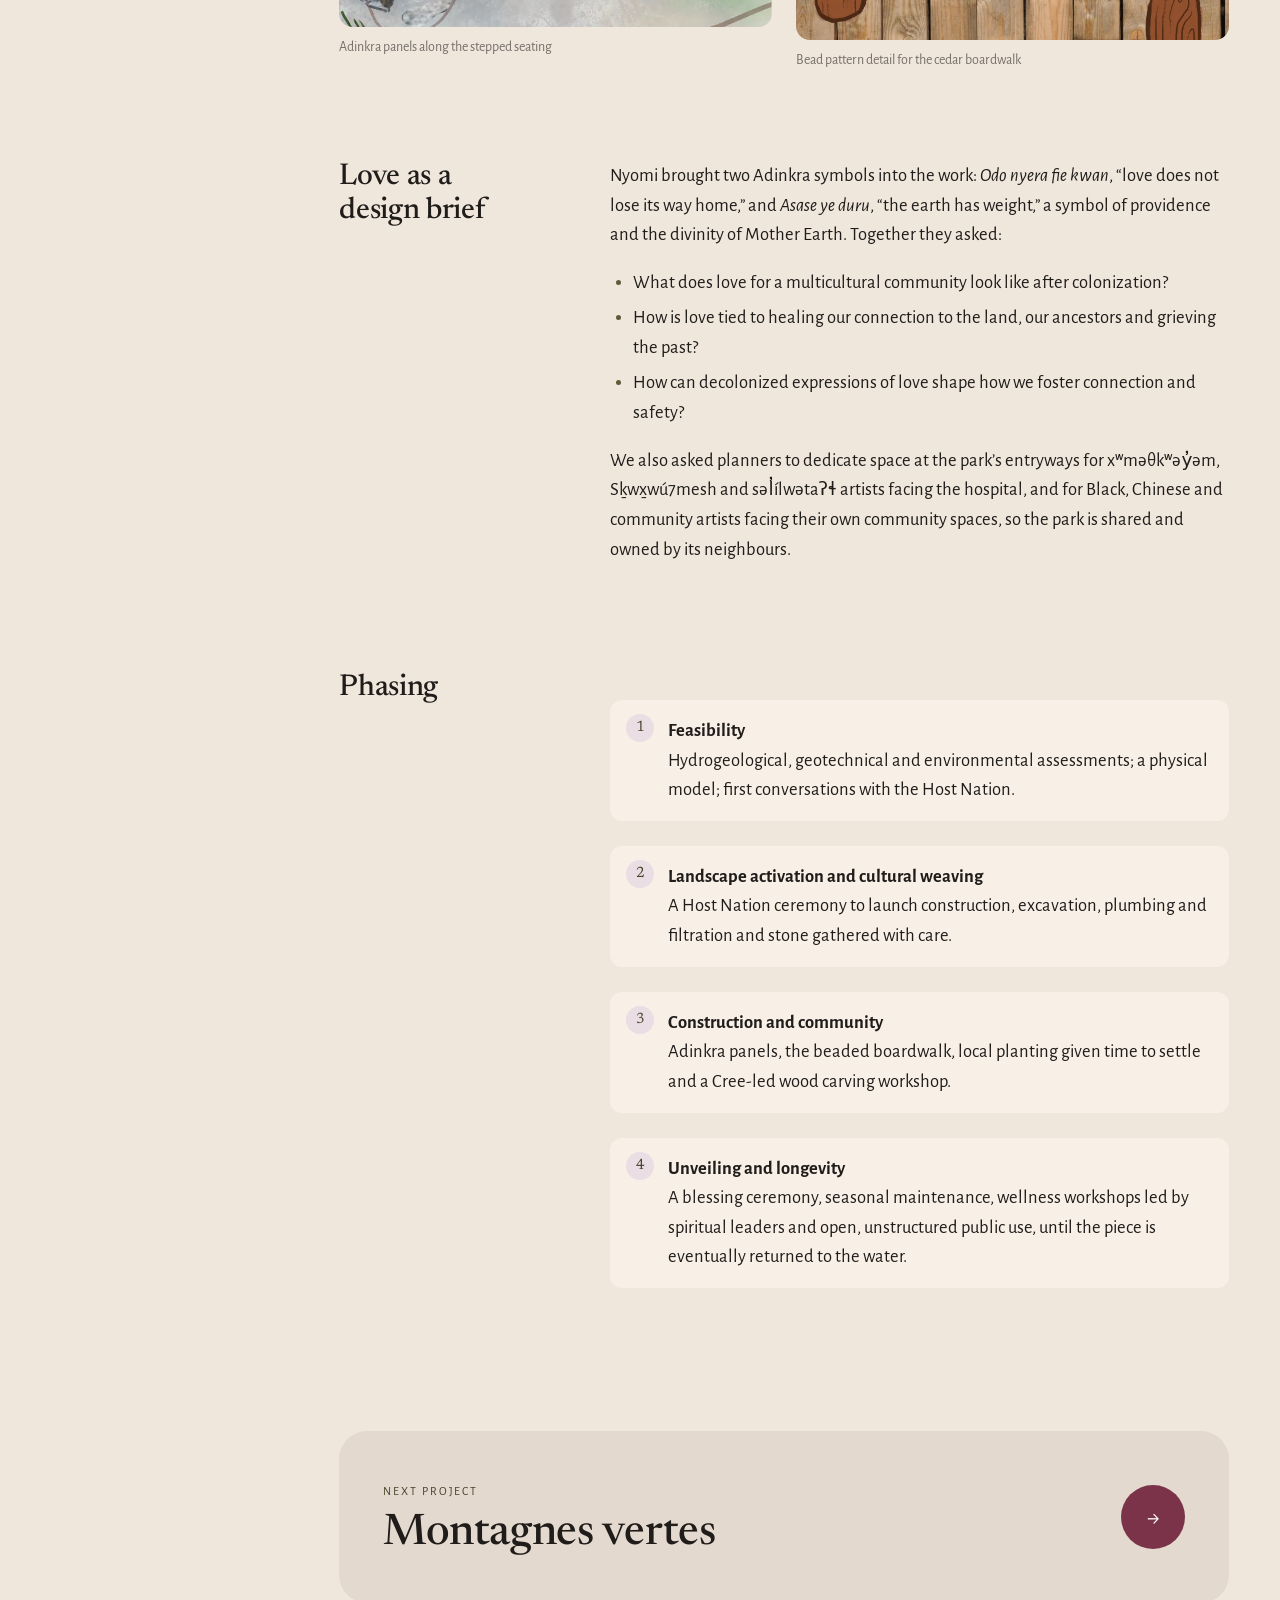
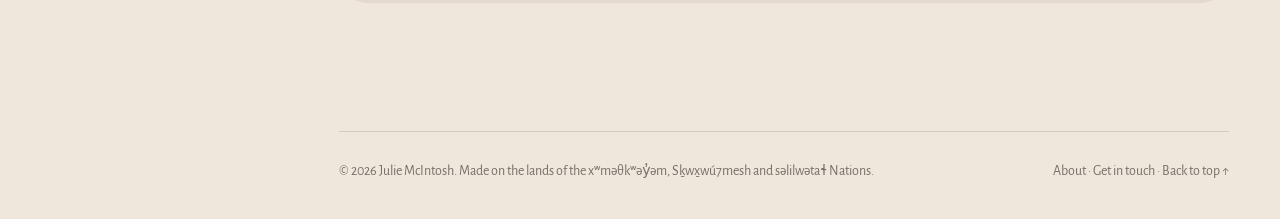
<file: tidal-pools.html>
<!doctype html>
<html lang="en" class="no-js">
<head>
<meta charset="utf-8">
<meta name="robots" content="noindex, nofollow">
<meta name="viewport" content="width=device-width, initial-scale=1">
<title>Tidal Pools · Julie McIntosh</title>
<meta name="description" content="Tidal Pools: a speculative public art proposal for Trillium Park, Vancouver, by Julie McIntosh and Nyomi Williams.">
<meta property="og:title" content="Tidal Pools">
<meta property="og:description" content="Tidal Pools: a speculative public art proposal for Trillium Park, Vancouver, by Julie McIntosh and Nyomi Williams.">
<meta property="og:type" content="website">
<meta property="og:image" content="assets/img/tidal-pools/render-1-1600.webp">
<meta name="theme-color" content="#efe6dc">
<link rel="icon" href="favicon.svg" type="image/svg+xml">
<link rel="preconnect" href="https://fonts.googleapis.com">
<link rel="preconnect" href="https://fonts.gstatic.com" crossorigin>
<link href="https://fonts.googleapis.com/css2?family=Alegreya+Sans:ital,wght@0,400;0,500;0,700;1,400&family=Newsreader:opsz,wght@6..72,400;6..72,500;6..72,600&display=swap" rel="stylesheet">
<link rel="stylesheet" href="assets/css/style.css">
<script src="assets/js/main.js" defer></script>
</head>
<body>
<a class="skip" href="#main">Skip to content</a>

<header class="topbar">
  <a class="brand" href="index.html"><span class="brand__name">Julie McIntosh</span></a>
  <button class="menu-btn" aria-controls="site-nav" aria-expanded="false"><i></i>Menu</button>
</header>
<div class="scrim" aria-hidden="true"></div>

<div class="shell">
<aside class="sidebar" id="site-nav"><div class="sidebar__panel">
  <a class="brand" href="index.html"><span class="brand__name">Julie McIntosh</span><span class="brand__tag">Multimedia storyteller and Design researcher. Bringing concepts to life through co-creation.</span></a>
  <nav aria-label="Main"><ul class="nav">
    <li class="nav__item"><a class="nav__link" href="index.html"><span class="nav__num"></span>Home</a></li>
    <li class="nav__item"><a class="nav__link" href="storytelling.html"><span class="nav__num">I</span>Storytelling</a><ul class="subnav"><li><a href="embodied-storyboarding.html">Embodied Storyboarding</a></li><li><a href="tall-tales.html">Tall Tales Storytelling App</a></li><li><a href="the-deceiviest.html">The Deceiviest Social Game</a></li><li><a href="films.html">Films</a></li><li><a href="material-practice.html">Material practice</a></li><li><a href="photography.html">Photography</a></li><li><a href="storytelling.html#writing">Writing</a></li></ul></li><li class="nav__item is-open"><a class="nav__link" href="public-spatial.html"><span class="nav__num">II</span>Public &amp; Spatial</a><ul class="subnav"><li><a href="aniskomohcikewin.html">âniskômohcikewin</a></li><li><a href="tidal-pools.html" aria-current="page">Tidal Pools</a></li><li><a href="montagnes-vertes.html">Montagnes vertes</a></li></ul></li><li class="nav__item"><a class="nav__link" href="about.html"><span class="nav__num">III</span>About</a></li>
  </ul></nav>
  <div class="sidebar__foot">
    <a class="btn" href="contact.html">Get in touch <span class="arrow">→</span></a>
    <p class="sidebar__note"><strong>Vancouver, Canada</strong><br>Located within the shared, unceded, ancestral territories of the xʷməθkʷəy̓əm (Musqueam), Sḵwx̱wú7mesh (Squamish) and səlilwətaɬ (Tsleil-Waututh) Nations.</p>
  </div>
</div></aside>
<div class="main">
<main id="main" class="page">

<header class="project-head">
  <p class="crumbs reveal"><a href="public-spatial.html">II · Public &amp; Spatial</a></p>
  <span class="eyebrow reveal">A speculative public art proposal · with Nyomi Williams</span>
  <h1 class="reveal">Tidal Pools</h1>
  <p class="lead reveal">Tidal Pools is a recognition of our connection to the past to inform our future, and to make room for action through reflection.</p>
</header>
<dl class="facts reveal"><div><dt>Site</dt><dd>Trillium Park, Vancouver: the northern edge of Skwácháýs</dd></div><div><dt>Collaborator</dt><dd>Nyomi Williams, visual artist</dd></div><div><dt>Scope</dt><dd>Site analysis, concept, phasing, materials</dd></div><div><dt>Year</dt><dd>2025</dd></div></dl>
<figure class="cover reveal" data-gallery><img src="assets/img/tidal-pools/render-1-800.webp" srcset="assets/img/tidal-pools/render-1-800.webp 800w, assets/img/tidal-pools/render-1-1600.webp 1600w" sizes="(max-width: 960px) 100vw, 75vw" alt="Watercolour plan of Tidal Pools: pools, a beaded boardwalk and planting in Trillium Park" width="800" height="621" loading="eager" fetchpriority="high" decoding="async" class="zoomable" data-full="assets/img/tidal-pools/render-1-1600.webp"></figure>

<section class="block"><h2 class="reveal">Artist statement</h2><div class="prose reveal"><p>Tidal Pools dedicates a large swath of the eastern side of Trillium Park to decolonized forms of reflection and introspection. Set in a speculative future Vancouver, it is a space of respite for people healing from generational trauma, intended to support the Host Nation’s arduous work on a Land Care Use Plan and to encourage knowledge sharing between the community and the people developing that plan.</p>
<p>It blends and blurs our sense of time to show that knowledge-forming is constant, and that it can be an introspective, embodied act. The pools represent the land the xʷməθkʷəy̓əm, Sḵwx̱wú7mesh and səl̓ílwətaʔɬ peoples harvested from and co-existed with alongside the spirit world.</p></div></section>
<section class="block"><h2 class="reveal">Site</h2><div class="prose reveal"><p>Trillium Park occupies the northern edge of what is traditionally known as Skwácháýs, “place where water is drawn down into a whirlpool.” Before 1850 the land was an intertidal mudflat stretching for kilometres, used for gardening, harvesting marine life and hunting, and understood as a gateway for spirits travelling between realms.</p>
<p>Today the park is mostly fenced soccer fields, a playground and a community garden, sandwiched between a semi-industrial area, the new St. Paul’s Hospital, Chinatown and Strathcona. Few people visit: there’s little shade, few trees, private gardens and fields that take up 70% of the space.</p></div></section>
<div class="figs figs--2 " data-gallery><figure class="fig reveal"><img src="assets/img/tidal-pools/aerial-800.webp" srcset="assets/img/tidal-pools/aerial-800.webp 800w, assets/img/tidal-pools/aerial-1600.webp 1600w" sizes="(max-width: 680px) 50vw, 35vw" alt="Aerial view of Trillium Park and its surroundings" width="800" height="450" loading="lazy" decoding="async" class="zoomable" data-full="assets/img/tidal-pools/aerial-1600.webp"><figcaption>Aerial view of Trillium Park and its surroundings</figcaption></figure><figure class="fig reveal"><img src="assets/img/tidal-pools/map-800.webp" srcset="assets/img/tidal-pools/map-800.webp 800w, assets/img/tidal-pools/map-1600.webp 1600w" sizes="(max-width: 680px) 50vw, 35vw" alt="Trillium Park in context" width="800" height="513" loading="lazy" decoding="async" class="zoomable" data-full="assets/img/tidal-pools/map-1600.webp"><figcaption>Trillium Park in context</figcaption></figure><figure class="fig reveal"><img src="assets/img/tidal-pools/site-fence-800.webp" srcset="assets/img/tidal-pools/site-fence-800.webp 800w, assets/img/tidal-pools/site-fence-1600.webp 1600w" sizes="(max-width: 680px) 50vw, 35vw" alt="Fenced fields facing the hospital" width="800" height="602" loading="lazy" decoding="async" class="zoomable" data-full="assets/img/tidal-pools/site-fence-1600.webp"><figcaption>Fenced fields facing the hospital</figcaption></figure><figure class="fig reveal"><img src="assets/img/tidal-pools/site-path-800.webp" srcset="assets/img/tidal-pools/site-path-800.webp 800w, assets/img/tidal-pools/site-path-1600.webp 1600w" sizes="(max-width: 680px) 50vw, 35vw" alt="Gravel path along the park edge" width="800" height="602" loading="lazy" decoding="async" class="zoomable" data-full="assets/img/tidal-pools/site-path-1600.webp"><figcaption>Gravel path along the park edge</figcaption></figure></div>
<div class="figs figs--4 figs--square" data-gallery><figure class="fig reveal"><img src="assets/img/tidal-pools/fireweed-800.webp" srcset="assets/img/tidal-pools/fireweed-800.webp 800w, assets/img/tidal-pools/fireweed-1600.webp 1600w" sizes="(max-width: 680px) 50vw, 18vw" alt="Fireweed on site" width="800" height="1063" loading="lazy" decoding="async" class="zoomable" data-full="assets/img/tidal-pools/fireweed-1600.webp"><figcaption>Fireweed on site</figcaption></figure><figure class="fig reveal"><img src="assets/img/tidal-pools/clover-800.webp" srcset="assets/img/tidal-pools/clover-800.webp 800w, assets/img/tidal-pools/clover-1600.webp 1600w" sizes="(max-width: 680px) 50vw, 18vw" alt="Clover" width="800" height="1063" loading="lazy" decoding="async" class="zoomable" data-full="assets/img/tidal-pools/clover-1600.webp"><figcaption>Clover</figcaption></figure><figure class="fig reveal"><img src="assets/img/tidal-pools/grass-800.webp" srcset="assets/img/tidal-pools/grass-800.webp 800w, assets/img/tidal-pools/grass-1600.webp 1600w" sizes="(max-width: 680px) 50vw, 18vw" alt="Grasses" width="800" height="1063" loading="lazy" decoding="async" class="zoomable" data-full="assets/img/tidal-pools/grass-1600.webp"><figcaption>Grasses</figcaption></figure><figure class="fig reveal"><img src="assets/img/tidal-pools/sketch-800.webp" srcset="assets/img/tidal-pools/sketch-800.webp 800w, assets/img/tidal-pools/sketch-1600.webp 1600w" sizes="(max-width: 680px) 50vw, 18vw" alt="Early concept sketch" width="800" height="602" loading="lazy" decoding="async" class="zoomable" data-full="assets/img/tidal-pools/sketch-1600.webp"><figcaption>Early concept sketch</figcaption></figure></div>
<section class="block"><h2 class="reveal">The beaded walkway</h2><div class="prose reveal"><p>The beaded walkways draw on the Cree word <em>âcimostakewin</em> (ᐋᒋᒧᐢᑕᑫᐃᐧᐣ), meaning storytelling or narrative. Here, storytelling is an act of transmitting knowledge through care and connection. The pathways are tactile, embodied stories, inviting visitors to walk alongside the teachings, agreements and ancestral memory that shape this land.</p>
<p>As a mixed Cree woman, this piece holds personal meaning for me. Beading is a way of preserving, honouring and carrying stories, and the walkway threads together tradition, resistance and hope. It acknowledges the agreements being shaped through the Land Care Use Plan, and reaffirms that land stewardship is itself a story, made real through action.</p></div></section>
<div class="full"><div class="figs figs--1 figs--wide" data-gallery><figure class="fig reveal"><img src="assets/img/tidal-pools/render-4-800.webp" srcset="assets/img/tidal-pools/render-4-800.webp 800w, assets/img/tidal-pools/render-4-1600.webp 1600w" sizes="(max-width: 680px) 50vw, 70vw" alt="The whole piece: the beaded boardwalk, stepped seating with Adinkra panels and circles of stone in the pool" width="800" height="621" loading="lazy" decoding="async" class="zoomable" data-full="assets/img/tidal-pools/render-4-1600.webp"><figcaption>The whole piece: the beaded boardwalk, stepped seating with Adinkra panels and circles of stone in the pool</figcaption></figure></div>
<div class="figs figs--2 " data-gallery><figure class="fig reveal"><img src="assets/img/tidal-pools/render-2-800.webp" srcset="assets/img/tidal-pools/render-2-800.webp 800w, assets/img/tidal-pools/render-2-1600.webp 1600w" sizes="(max-width: 680px) 50vw, 35vw" alt="The boardwalk curving around the pool" width="800" height="630" loading="lazy" decoding="async" class="zoomable" data-full="assets/img/tidal-pools/render-2-1600.webp"><figcaption>The boardwalk curving around the pool</figcaption></figure><figure class="fig reveal"><img src="assets/img/tidal-pools/render-3-800.webp" srcset="assets/img/tidal-pools/render-3-800.webp 800w, assets/img/tidal-pools/render-3-1600.webp 1600w" sizes="(max-width: 680px) 50vw, 35vw" alt="Walking the beaded boardwalk" width="800" height="592" loading="lazy" decoding="async" class="zoomable" data-full="assets/img/tidal-pools/render-3-1600.webp"><figcaption>Walking the beaded boardwalk</figcaption></figure><figure class="fig reveal"><img src="assets/img/tidal-pools/render-6-800.webp" srcset="assets/img/tidal-pools/render-6-800.webp 800w, assets/img/tidal-pools/render-6-1600.webp 1600w" sizes="(max-width: 680px) 50vw, 35vw" alt="Adinkra panels along the stepped seating" width="800" height="589" loading="lazy" decoding="async" class="zoomable" data-full="assets/img/tidal-pools/render-6-1600.webp"><figcaption>Adinkra panels along the stepped seating</figcaption></figure><figure class="fig reveal"><img src="assets/img/tidal-pools/render-5-800.webp" srcset="assets/img/tidal-pools/render-5-800.webp 800w, assets/img/tidal-pools/render-5-1600.webp 1600w" sizes="(max-width: 680px) 50vw, 35vw" alt="Bead pattern detail for the cedar boardwalk" width="800" height="613" loading="lazy" decoding="async" class="zoomable" data-full="assets/img/tidal-pools/render-5-1600.webp"><figcaption>Bead pattern detail for the cedar boardwalk</figcaption></figure></div></div>
<section class="block"><h2 class="reveal">Love as a design brief</h2><div class="prose reveal"><p>Nyomi brought two Adinkra symbols into the work: <em>Odo nyera fie kwan</em>, “love does not lose its way home,” and <em>Asase ye duru</em>, “the earth has weight,” a symbol of providence and the divinity of Mother Earth. Together they asked:</p>
<ul><li>What does love for a multicultural community look like after colonization?</li><li>How is love tied to healing our connection to the land, our ancestors and grieving the past?</li><li>How can decolonized expressions of love shape how we foster connection and safety?</li></ul>
<p>We also asked planners to dedicate space at the park’s entryways for xʷməθkʷəy̓əm, Sḵwx̱wú7mesh and səl̓ílwətaʔɬ artists facing the hospital, and for Black, Chinese and community artists facing their own community spaces, so the park is shared and owned by its neighbours.</p></div></section>
<section class="block"><h2 class="reveal">Phasing</h2><div class="prose reveal"><ol class="steps">
<li><b>Feasibility</b>Hydrogeological, geotechnical and environmental assessments; a physical model; first conversations with the Host Nation.</li>
<li><b>Landscape activation and cultural weaving</b>A Host Nation ceremony to launch construction, excavation, plumbing and filtration and stone gathered with care.</li>
<li><b>Construction and community</b>Adinkra panels, the beaded boardwalk, local planting given time to settle and a Cree-led wood carving workshop.</li>
<li><b>Unveiling and longevity</b>A blessing ceremony, seasonal maintenance, wellness workshops led by spiritual leaders and open, unstructured public use, until the piece is eventually returned to the water.</li>
</ol></div></section>
<a class="next reveal" href="montagnes-vertes.html"><div><small>Next project</small><h2>Montagnes vertes</h2></div><span class="next__circle" aria-hidden="true">→</span></a>
</main>
<footer class="footer">
  <span>© 2026 Julie McIntosh. Made on the lands of the xʷməθkʷəy̓əm, Sḵwx̱wú7mesh and səlilwətaɬ Nations.</span>
  <span><a href="about.html">About</a> · <a href="contact.html">Get in touch</a> · <a href="#main">Back to top ↑</a></span>
</footer>
</div>
</div>
</body>
</html>
</file>
<file: assets/css/style.css>
/* Julie McIntosh — portfolio
   Quiet stone background, Newsreader headings, Alegreya Sans text.
   Palette from Julie's colour book: Lincoln Green (primary), Taupe Brown plum (secondary),
   Benifuji lilac (third), Eugenia Red (splash, used sparingly). */

:root {
  --bg: #efe6dc;
  --paper: #f8f0e7;
  --panel: #e4d9cf;
  --panel-2: #dccfc1;
  --ink: #1f1c1a;
  --ink-2: #4a4541;
  --muted: #77706a;
  --line: rgba(31, 28, 26, 0.14);

  --green: #5e5a3a;
  --green-deep: #474429;
  --plum: #7a3348;
  --lilac: #bf8fa6;
  --red: #d0453f;

  --accent: var(--green);
  --accent-deep: var(--green-deep);
  --accent-soft: #eadde3;
  --sage: #e3dac9;
  --sage-ink: var(--green-deep);

  --head: "Newsreader", Georgia, "Times New Roman", serif;
  --sans: "Alegreya Sans", system-ui, -apple-system, "Segoe UI", sans-serif;

  --r-lg: 28px;
  --r-md: 20px;
  --r-sm: 12px;
  /* image frames: 30% less round than the panel radii above */
  --r-img-lg: 20px;
  --r-img-md: 14px;
  --r-img-sm: 8px;
  --side-w: 288px;
  --gutter: clamp(16px, 4vw, 56px);
  --ease: cubic-bezier(.22, .7, .2, 1);
}

@view-transition { navigation: auto; }

*, *::before, *::after { box-sizing: border-box; }
html { -webkit-text-size-adjust: 100%; scroll-behavior: smooth; }
body {
  margin: 0;
  background: var(--bg);
  color: var(--ink);
  font-family: var(--sans);
  font-size: 18.5px;
  line-height: 1.6;
  -webkit-font-smoothing: antialiased;
  text-rendering: optimizeLegibility;
}
img, video, svg { display: block; max-width: 100%; }
img { height: auto; }
a { color: inherit; }
::selection { background: var(--accent-soft); }

h1, h2, h3, h4 {
  font-family: var(--head);
  font-weight: 500;
  line-height: 1.12;
  letter-spacing: -0.01em;
  margin: 0;
  text-wrap: balance;
}
p { margin: 0 0 1em; text-wrap: pretty; }
.skip {
  position: absolute; left: -999px; top: 8px; z-index: 100;
  background: var(--ink); color: var(--paper); padding: 8px 14px; border-radius: 99px;
}
.skip:focus { left: 16px; }
:focus-visible { outline: 2px solid var(--accent); outline-offset: 3px; border-radius: 6px; }

/* Pencil cursor everywhere; the spark version marks anything clickable. PNGs are for browsers without SVG cursors. */
html, html * { cursor: url("../img/cursor-pencil.svg") 2 2, url("../img/cursor-pencil.png") 2 2, auto !important; }
a, a *, button, button *, label, summary, select, .chip, .zoomable, .masonry .tile, .masonry .tile *, [role="button"] {
  cursor: url("../img/cursor-pencil-link.svg") 2 2, url("../img/cursor-pencil-link.png") 2 2, pointer !important;
}

/* Visitor pencil marks (main.js): never receives clicks, sits under the mobile drawer and lightbox */
.pencil-layer { position: fixed; inset: 0; width: 100%; height: 100%; z-index: 50; pointer-events: none; mix-blend-mode: multiply; }
.is-drawing, .is-drawing * { user-select: none !important; -webkit-user-select: none !important; }
@media print { .pencil-layer { display: none; } }

/* ───────── Shell ───────── */
.shell {
  display: grid;
  grid-template-columns: var(--side-w) minmax(0, 1fr);
  gap: 0;
  min-height: 100vh;
}
.sidebar {
  position: sticky; top: 0;
  height: 100vh;
  padding: 16px 0 16px 16px;
}
.sidebar__panel {
  height: 100%;
  background: var(--panel);
  border-radius: var(--r-lg);
  padding: 26px 24px 20px;
  display: flex; flex-direction: column;
  overflow-y: auto;
  scrollbar-width: thin;
}
.brand { text-decoration: none; display: block; margin-bottom: 18px; }
.brand__name { font-family: var(--head); font-weight: 500; font-size: 27px; letter-spacing: -0.01em; line-height: 1.05; display: block; }
.brand__tag {
  display: block; margin-top: 12px; max-width: 30ch;
  font-size: 14.5px; line-height: 1.35; color: var(--ink-2);
}
.nav { list-style: none; margin: 0; padding: 0; display: grid; gap: 4px; }
.nav__link {
  display: flex; align-items: baseline; gap: 12px;
  padding: 7px 14px; border-radius: 99px;
  text-decoration: none; font-family: var(--head); font-weight: 500; font-size: 18.5px;
  white-space: nowrap;
  transition: background .35s var(--ease), transform .35s var(--ease);
}
.nav__num { font-family: var(--head); font-size: 13px; color: var(--accent); width: 18px; flex: none; }
.nav__link:hover { background: rgba(255, 255, 255, .35); transform: translateX(3px); }
.nav__link[aria-current="page"], .nav__item.is-open > .nav__link { background: var(--paper); }
.subnav { list-style: none; margin: 4px 0 10px; padding: 0 0 0 44px; display: none; }
.nav__item.is-open .subnav { display: block; }
.subnav a {
  display: block; padding: 3px 0; font-size: 14.5px; color: var(--ink-2);
  text-decoration: none; position: relative; transition: color .25s;
}
.subnav a::before {
  content: ""; position: absolute; left: -16px; top: 50%; width: 6px; height: 6px;
  border-radius: 50%; background: var(--red); transform: translateY(-50%) scale(0);
  transition: transform .3s var(--ease);
}
.subnav a:hover, .subnav a[aria-current="page"] { color: var(--ink); }
.subnav a:hover::before, .subnav a[aria-current="page"]::before { transform: translateY(-50%) scale(1); }
.sidebar__foot { margin-top: auto; padding-top: 18px; }
.sidebar__note { font-size: 13px; color: var(--muted); margin: 12px 0 0; line-height: 1.45; }
.sidebar__note + .sidebar__note { font-size: 12px; margin-top: 8px; }
.sidebar__note strong { color: var(--ink-2); font-weight: 600; }

.btn {
  display: inline-flex; align-items: center; gap: 10px;
  padding: 11px 20px; border-radius: 99px; border: 0;
  background: var(--accent); color: #fff8f0;
  font: 500 15px/1 var(--sans); text-decoration: none; cursor: pointer;
  transition: background .3s, transform .3s var(--ease), box-shadow .3s;
  box-shadow: 0 1px 0 rgba(0,0,0,.08);
}
.btn:hover { background: var(--plum); transform: translateY(-2px); box-shadow: 0 8px 18px -10px rgba(122, 51, 72, .7); }
.btn--ghost { background: transparent; color: var(--ink); box-shadow: inset 0 0 0 1.5px var(--line); }
.btn--ghost:hover { background: var(--paper); color: var(--ink); }
.btn .arrow { transition: transform .3s var(--ease); }
.btn:hover .arrow { transform: translateX(3px); }

/* mobile bar */
.topbar { display: none; }
.scrim { display: none; }

.main { min-width: 0; padding: 16px var(--gutter) 0; }
.page { max-width: 1120px; margin: 0 auto; padding: clamp(28px, 5vw, 64px) 0 0; }

/* ───────── Type helpers ───────── */
.eyebrow {
  font-size: 12px; letter-spacing: .18em; text-transform: uppercase; color: var(--accent-deep);
  margin: 0 0 14px; display: block; font-weight: 500;
}
.display { font-size: clamp(40px, 6.4vw, 84px); }
.h-xl { font-size: clamp(30px, 4vw, 52px); }
.h-lg { font-size: clamp(26px, 3vw, 38px); }
.h-md { font-size: clamp(21px, 2.1vw, 26px); }
.lead { font-size: clamp(18px, 1.6vw, 21px); color: var(--ink-2); max-width: 62ch; line-height: 1.6; }
.muted { color: var(--muted); }
.aside-note { font-family: var(--sans); font-style: italic; color: var(--muted); font-size: 16px; }
.prose { max-width: 66ch; }
.prose h3 { font-size: 24px; margin: 1.6em 0 .5em; }
.prose ul { padding-left: 1.2em; margin: 0 0 1em; }
.prose li { margin: .3em 0; }
.prose li::marker { color: var(--accent); }
.prose a { text-decoration-color: var(--accent); text-underline-offset: 3px; }
.prose strong { font-weight: 600; }

/* ───────── Hero reel ───────── */
.hero { display: grid; gap: 22px; }
.reel {
  position: relative; border-radius: var(--r-img-lg); overflow: hidden;
  aspect-ratio: 16 / 9; background: var(--panel);
  isolation: isolate;
}
.reel__slide {
  position: absolute; inset: 0; opacity: 0;
  transition: opacity 1.6s var(--ease);
}
.reel__slide img { width: 100%; height: 100%; object-fit: cover; transform: scale(calc(1.02 * var(--reel-zoom, 1))); }
.reel__slide.is-active { opacity: 1; z-index: 1; }
.reel__slide.is-active img, .reel__slide.is-leaving img { animation: kenburns calc(var(--reel-ms, 6000ms) + 1600ms) linear forwards; }
@keyframes kenburns { from { transform: scale(calc(1.02 * var(--reel-zoom, 1))) translate3d(0,0,0); } to { transform: scale(calc(1.1 * var(--reel-zoom, 1))) translate3d(-1.5%, -1%, 0); } }
.reel__caption {
  position: absolute; left: 18px; bottom: 18px; z-index: 3;
  display: flex; align-items: center; gap: 10px;
  background: rgba(248, 246, 243, .92); backdrop-filter: blur(6px);
  padding: 8px 8px 8px 16px; border-radius: 99px;
  font-size: 14px; text-decoration: none; max-width: calc(100% - 36px);
}
.reel__caption span { white-space: nowrap; overflow: hidden; text-overflow: ellipsis; }
.reel__caption b { font-weight: 600; }
.reel__caption .pill-arrow {
  flex: none; width: 28px; height: 28px; border-radius: 50%; background: var(--red); color: #fff;
  display: grid; place-items: center; transition: transform .3s var(--ease);
}
.reel__caption:hover .pill-arrow { transform: rotate(-45deg); }
.reel__dots { position: absolute; right: 18px; bottom: 26px; z-index: 3; display: flex; gap: 6px; }
.reel__dot {
  width: 26px; height: 4px; border-radius: 4px; border: 0; padding: 0; cursor: pointer;
  background: rgba(248, 242, 231, .55); overflow: hidden; position: relative;
}
.reel__dot::after {
  content: ""; position: absolute; inset: 0; background: var(--paper); transform: scaleX(0); transform-origin: left;
}
.reel__dot.is-active::after { animation: fill var(--reel-ms, 6000ms) linear forwards; }
@keyframes fill { to { transform: scaleX(1); } }
.reel__pause {
  position: absolute; top: 16px; right: 16px; z-index: 3; width: 36px; height: 36px; border-radius: 50%;
  border: 0; background: rgba(248, 242, 231, .85); cursor: pointer; display: grid; place-items: center; color: var(--ink);
  opacity: 0; transition: opacity .3s;
}
.reel:hover .reel__pause, .reel__pause:focus-visible { opacity: 1; }

.intro { display: grid; grid-template-columns: minmax(0, 1fr) 220px; gap: 32px; align-items: end; margin-top: clamp(36px, 5vw, 64px); }
.intro h1 { font-size: clamp(30px, 3.6vw, 48px); line-height: 1.16; }
.intro .aside-note { text-align: right; padding-bottom: 8px; }

/* ───────── Three doors + map path ───────── */
.doors { position: relative; margin-top: clamp(56px, 7vw, 96px); }
.doors__grid { display: grid; grid-template-columns: repeat(3, 1fr); gap: clamp(20px, 3vw, 40px); position: relative; z-index: 1; }
.door { text-decoration: none; display: block; }
.door:nth-child(2) { margin-top: 56px; }
.door:nth-child(3) { margin-top: 18px; }
.door__img {
  aspect-ratio: 1; border-radius: 50%; overflow: hidden; background: var(--panel);
  box-shadow: 0 0 0 8px var(--bg), 0 0 0 9px var(--line);
  transition: transform .8s var(--ease), box-shadow .5s;
}
.door__img img { width: 100%; height: 100%; object-fit: cover; transition: transform 1.2s var(--ease); }
.door:hover .door__img { transform: rotate(-4deg) scale(1.02); box-shadow: 0 0 0 8px var(--bg), 0 0 0 10px var(--accent); }
.door:hover .door__img img { transform: scale(1.1) rotate(4deg); }
.door__head { display: flex; justify-content: space-between; align-items: baseline; margin-top: 22px; gap: 12px; }
.door__head h2 { font-size: clamp(22px, 2.2vw, 28px); }
.door p { color: var(--ink-2); font-size: 15.5px; margin-top: 8px; max-width: 32ch; }
/* Wider screens: the words sit as a left-aligned block, centred under each circle */
@media (min-width: 681px) {
  .door > div:last-child { width: fit-content; margin-left: auto; margin-right: auto; }
}
.arrow-mark { color: var(--accent); font-size: 20px; transition: transform .35s var(--ease); display: inline-block; }
.door:hover .arrow-mark, .card:hover .arrow-mark, .list-link:hover .arrow-mark { transform: translateX(5px); }
.map-path { position: absolute; inset: -6% -2% auto; width: 104%; height: 60%; z-index: 0; pointer-events: none; overflow: visible; }
.map-path path { fill: none; stroke: var(--plum); stroke-width: 1.6; stroke-dasharray: 2 9; stroke-linecap: round; opacity: .65; }
.map-path .bead { fill: var(--red); opacity: 0; transform-box: fill-box; transform-origin: center; }

/* ───────── Panels & sections ───────── */
.section { margin-top: clamp(64px, 9vw, 120px); }
.section-head { display: flex; justify-content: space-between; align-items: end; gap: 24px; margin-bottom: 28px; flex-wrap: wrap; }
.panel { background: var(--paper); border-radius: var(--r-lg); padding: clamp(24px, 4vw, 52px); }
.panel--sage { background: var(--sage); }
.panel--sand { background: var(--panel); }
.quote-panel { position: relative; overflow: hidden; }
.quote-panel blockquote { margin: 0; font-family: var(--head); font-size: clamp(24px, 3vw, 40px); line-height: 1.22; max-width: 26ch; color: var(--ink); }
.quote-panel blockquote em { color: var(--sage-ink); font-style: normal; }
.quote-panel .eyebrow { color: var(--sage-ink); }
.quote-panel__rings { position: absolute; right: -60px; top: 50%; translate: 0 -50%; width: 340px; height: 340px; opacity: .55; }
.quote-panel__rings circle { fill: none; stroke: var(--sage-ink); stroke-width: 1; stroke-dasharray: 3 7; transform-origin: center; animation: spin 80s linear infinite; }
.quote-panel__rings circle:nth-child(2) { animation-direction: reverse; animation-duration: 60s; }
.quote-panel__rings circle:nth-child(3) { animation-duration: 45s; }
@keyframes spin { to { transform: rotate(360deg); } }

/* Bead divider */
.beads { display: flex; gap: 9px; justify-content: center; margin: clamp(56px, 8vw, 96px) 0 0; }
.beads i { width: 9px; height: 9px; border-radius: 50%; background: var(--c, var(--accent)); display: block; transform: scale(0); transition: transform .5s var(--ease); }
.beads.is-in i { transform: scale(1); }

/* ───────── Cards ───────── */
.cards { display: grid; grid-template-columns: repeat(2, minmax(0, 1fr)); gap: clamp(22px, 3vw, 40px) clamp(20px, 3vw, 36px); }
.cards--3 { grid-template-columns: repeat(3, minmax(0, 1fr)); }
.card { text-decoration: none; display: block; }
.card__img { border-radius: var(--r-img-md); overflow: hidden; background: var(--panel); aspect-ratio: 4 / 3; }
.card__img img { width: 100%; height: 100%; object-fit: cover; transition: transform 1.1s var(--ease), filter .6s; }
.card:hover .card__img img { transform: scale(1.045); }
.card__img img.crop-bezel { transform: scale(1.16); }
.card:hover .card__img img.crop-bezel { transform: scale(1.2); }
.card__body { padding-top: 14px; }
.tag {
  display: inline-block; font-size: 12px; font-weight: 500; padding: 3px 11px; border-radius: 99px;
  background: var(--sage); color: var(--sage-ink); margin-bottom: 10px;
}
.tag--sand { background: var(--panel); color: var(--accent-deep); }
.card h3 { font-size: clamp(22px, 2vw, 27px); display: flex; justify-content: space-between; gap: 12px; align-items: baseline; }
.card p { color: var(--ink-2); font-size: 15.5px; margin: 8px 0 0; }
.card .meta { font-size: 13.5px; color: var(--muted); font-style: italic; margin-top: 6px; }
.card[hidden] { display: none; }
.card--wide { grid-column: 1 / -1; display: grid; grid-template-columns: 1.4fr 1fr; gap: clamp(20px, 3vw, 40px); align-items: center; }
.card--wide .card__img { aspect-ratio: 16 / 10; }
.card--wide h3 { font-size: clamp(26px, 3vw, 40px); }

/* Filters */
.filters { display: flex; flex-wrap: wrap; gap: 8px; margin: 0 0 30px; }
.chip {
  border: 0; cursor: pointer; font: 500 14px/1 var(--sans);
  padding: 10px 16px; border-radius: 99px; background: var(--paper); color: var(--ink-2);
  transition: background .3s, color .3s;
}
.chip:hover { background: var(--panel); }
.chip[aria-pressed="true"] { background: var(--ink); color: var(--paper); }
.showing { font-style: italic; color: var(--muted); font-size: 15px; margin: -14px 0 24px; }

/* Lists (writing) */
.list { border-top: 1px solid var(--line); }
.list-link {
  display: grid; grid-template-columns: 1fr auto; gap: 6px 24px; align-items: baseline;
  padding: 20px 4px; border-bottom: 1px solid var(--line); text-decoration: none;
  transition: background .3s, padding .4s var(--ease);
}
.list-link:hover { background: rgba(255,255,255,.35); padding-left: 14px; }
.list-link h3 { font-size: clamp(19px, 1.8vw, 23px); }
.list-link .arrow-mark { grid-row: span 2; }
.list-link small { color: var(--muted); font-size: 14px; }

/* ───────── Chapter header ───────── */
.chapter-head { max-width: 760px; }
.chapter-head .eyebrow { font-family: var(--head); text-transform: none; letter-spacing: 0; font-size: 18px; color: var(--accent); }
.chapter-head h1 { font-size: clamp(40px, 6.3vw, 79px); line-height: 1; }
.chapter-head .lead { margin-top: 22px; }

/* ───────── Project page ───────── */
.project-head { display: grid; gap: 22px; max-width: 900px; }
.crumbs { font-size: 14px; color: var(--muted); }
.crumbs a { text-decoration: none; }
.crumbs a:hover { color: var(--accent-deep); }
.project-head h1 { font-size: clamp(38px, 5.8vw, 72px); line-height: 1.02; }
.facts { display: grid; grid-template-columns: repeat(auto-fit, minmax(170px, 1fr)); gap: 18px 28px; margin-top: 34px; padding: 22px 0; border-top: 1px solid var(--line); border-bottom: 1px solid var(--line); }
.facts dt { font-size: 12px; letter-spacing: .14em; text-transform: uppercase; color: var(--muted); }
.facts dd { margin: 4px 0 0; font-size: 15.5px; }
.cover { margin: clamp(32px, 5vw, 56px) 0 0; border-radius: var(--r-img-lg); overflow: hidden; background: var(--panel); }
.cover img, .cover video { width: 100%; max-height: 78vh; object-fit: cover; }
.cover--contain img { object-fit: contain; background: var(--paper); }

.block { display: grid; grid-template-columns: 220px minmax(0, 1fr); gap: clamp(20px, 4vw, 64px); margin-top: clamp(56px, 7vw, 96px); }
.block > h2 { font-size: clamp(24px, 2.4vw, 30px); position: sticky; top: 32px; align-self: start; }
.block > h2 small { display: block; font-family: var(--sans); font-size: 12px; letter-spacing: .16em; text-transform: uppercase; color: var(--accent); margin-bottom: 8px; }

.fig { margin: 0; }
.fig img, .fig video { border-radius: var(--r-img-md); width: 100%; background: var(--panel); }
.fig figcaption { font-size: 14px; color: var(--muted); margin-top: 10px; line-height: 1.5; }
.fig--paper img { background: #fff; }
.figs { display: grid; gap: clamp(14px, 2vw, 24px); margin-top: clamp(28px, 4vw, 44px); }
.figs--2 { grid-template-columns: repeat(2, minmax(0, 1fr)); }
.figs--3 { grid-template-columns: repeat(3, minmax(0, 1fr)); }
.figs--4 { grid-template-columns: repeat(4, minmax(0, 1fr)); }
.figs--5 { grid-template-columns: repeat(5, minmax(0, 1fr)); }
.figs .fig img { aspect-ratio: var(--ar, auto); object-fit: cover; }
.figs--square .fig img { aspect-ratio: 1; }
.figs--portrait .fig img { aspect-ratio: 3 / 4; }
.figs--wide .fig img { aspect-ratio: 16 / 9; }
/* Storytelling: two tiles per row, 10% larger than the standard two-up grid */
@media (min-width: 961px) {
  .main:has(> .page--wide) { padding-left: 16px; padding-right: 16px; }
  .page--wide { max-width: 1110px; }
  #story-cards { column-gap: 24px; }
}
.full { margin-top: clamp(40px, 6vw, 72px); }
.zoomable { cursor: zoom-in; }

.pull {
  font-family: var(--head); font-size: clamp(24px, 2.8vw, 34px); line-height: 1.25;
  margin: clamp(48px, 6vw, 80px) 0; padding-left: clamp(18px, 3vw, 32px); border-left: 3px solid var(--lilac); max-width: 30ch;
}
.pull cite { display: block; font-family: var(--sans); font-style: normal; font-size: 14px; color: var(--muted); margin-top: 12px; }

.steps { counter-reset: s; display: grid; gap: 14px; margin: 1.2em 0; padding: 0; list-style: none; }
.steps li { counter-increment: s; background: var(--paper); border-radius: var(--r-sm); padding: 16px 18px 16px 58px; position: relative; }
.steps li::before {
  content: counter(s); position: absolute; left: 16px; top: 14px; width: 28px; height: 28px; border-radius: 50%;
  background: var(--accent-soft); color: var(--accent-deep); font-family: var(--head); font-size: 15px; display: grid; place-items: center;
}
.steps b { font-weight: 600; display: block; }

.traits { display: grid; grid-template-columns: repeat(3, minmax(0, 1fr)); gap: 14px; margin-top: 28px; }
.trait { background: var(--paper); border-radius: var(--r-md); padding: 22px; position: relative; overflow: hidden; }
.trait h3 { font-size: 22px; margin: 18px 0 8px; }
.trait p { font-size: 15px; color: var(--ink-2); margin: 0; }
.trait__mark { width: 44px; height: 44px; }
.trait__mark circle { fill: none; stroke: var(--accent); stroke-width: 1.5; }
.trait__mark .f { fill: var(--accent); stroke: none; }

.object { display: grid; grid-template-columns: minmax(0, 1fr) minmax(0, 1fr); gap: clamp(20px, 4vw, 56px); align-items: start; margin-top: clamp(56px, 8vw, 104px); }
.object:nth-of-type(even) .object__media { order: 2; }
.object__media { display: grid; gap: 14px; }
.object__media img { border-radius: var(--r-img-md); width: 100%; }
.object__num { font-family: var(--head); color: var(--accent); font-size: 18px; }
.object h2 { font-size: clamp(28px, 3vw, 40px); margin: 6px 0 6px; }
.object .spec { font-size: 14.5px; color: var(--muted); font-style: italic; margin-bottom: 18px; }

.video { border-radius: var(--r-img-md); overflow: hidden; background: #111; }
.video video { width: 100%; display: block; }

.film { display: grid; grid-template-columns: minmax(0, 1.5fr) minmax(0, 1fr); gap: clamp(20px, 3vw, 44px); align-items: center; margin-top: clamp(48px, 7vw, 88px); }
.film h2 { font-size: clamp(28px, 3vw, 40px); margin-bottom: 8px; }
.film .spec { font-size: 14px; color: var(--muted); font-style: italic; }

/* Flipbook */
.flipbook { display: grid; grid-template-columns: minmax(0, 420px) minmax(0, 1fr); gap: clamp(20px, 4vw, 56px); align-items: center; }
.flip__stage { position: relative; aspect-ratio: 1 / 1.05; perspective: 1600px; }
.flip__page {
  position: absolute; inset: 0; border-radius: 10px; overflow: hidden; background: #fff;
  box-shadow: 0 18px 40px -24px rgba(42, 32, 25, .5);
  transform-origin: top center; backface-visibility: hidden;
  transition: transform .9s var(--ease), opacity .9s var(--ease);
  opacity: 0; transform: rotateX(-12deg) translateY(10px);
}
.flip__page img { width: 100%; height: 100%; object-fit: cover; }
.flip__page.is-active { opacity: 1; transform: none; z-index: 2; }
.flip__page.is-gone { opacity: 0; transform: rotateX(80deg) translateY(-6px); z-index: 3; }
.flip__ring { position: absolute; top: -8px; left: 8%; right: 8%; height: 16px; z-index: 5;
  background: repeating-linear-gradient(90deg, #3a2e26 0 10px, transparent 10px 22px); border-radius: 3px; opacity: .85; }
.flip__ctrl { display: flex; align-items: center; gap: 12px; margin-top: 18px; }
.flip__ctrl button { width: 40px; height: 40px; border-radius: 50%; border: 0; background: var(--paper); cursor: pointer; font-size: 18px; transition: background .3s; }
.flip__ctrl button:hover { background: var(--panel); }
.flip__count { font-family: var(--head); color: var(--muted); }
.flip__roles { list-style: none; padding: 0; margin: 0; display: grid; gap: 8px; }
.flip__roles li { padding: 12px 16px; border-radius: var(--r-sm); background: var(--paper); color: var(--ink-2); transition: background .4s, color .4s, transform .4s var(--ease); }
.flip__roles li b { font-family: var(--head); font-weight: 400; color: var(--ink); }
.flip__roles li.is-on { background: var(--plum); color: #fff3f5; transform: translateX(6px); }
.flip__roles li.is-on b { color: #fff; }

/* Photography masonry */
.masonry { columns: 3 260px; column-gap: 18px; }
.masonry .tile { break-inside: avoid; margin: 0 0 18px; border-radius: var(--r-img-sm); overflow: hidden; display: block; position: relative; cursor: zoom-in; background: var(--panel); }
.masonry .tile img { width: 100%; transition: transform 1.2s var(--ease), filter .6s; filter: grayscale(1) contrast(1.02); }
.masonry .tile:hover img { transform: scale(1.04); }

/* Next project */
.next {
  display: grid; grid-template-columns: 1fr auto; align-items: center; gap: 20px;
  margin-top: clamp(72px, 9vw, 120px); padding: clamp(24px, 4vw, 44px); border-radius: var(--r-lg);
  background: var(--panel); text-decoration: none; transition: background .4s;
}
.next:hover { background: var(--panel-2); }
.next small { font-size: 12px; letter-spacing: .16em; text-transform: uppercase; color: var(--accent-deep); }
.next h2 { font-size: clamp(28px, 3.4vw, 44px); margin-top: 6px; }
.next__circle { width: 64px; height: 64px; border-radius: 50%; background: var(--plum); color: #fff; display: grid; place-items: center; font-size: 24px; transition: transform .5s var(--ease); }
.next:hover .next__circle { transform: rotate(-45deg) scale(1.06); }

/* About */
.about-grid { display: grid; grid-template-columns: minmax(0, .9fr) minmax(0, 1.1fr); gap: clamp(24px, 5vw, 72px); align-items: start; }
.portrait { border-radius: var(--r-img-lg); overflow: hidden; position: sticky; top: 32px; }
.portrait img { width: 100%; aspect-ratio: 4 / 5; object-fit: cover; object-position: 50% 30%; }
.principles { display: grid; grid-template-columns: repeat(2, minmax(0, 1fr)); gap: 14px; }
.principle { background: var(--paper); border-radius: var(--r-md); padding: 22px 24px; }
.principle h3 { font-size: 21px; margin-bottom: 6px; }
.principle p { font-size: 15px; color: var(--ink-2); margin: 0; }
.timeline { list-style: none; padding: 0; margin: 0; }
.timeline li { display: grid; grid-template-columns: 110px 1fr; gap: 18px; padding: 14px 0; border-bottom: 1px solid var(--line); }
.timeline time { font-family: var(--head); color: var(--accent); }

/* Contact */
.contact-grid { display: grid; grid-template-columns: minmax(0, 1fr) minmax(0, 1fr); gap: clamp(24px, 5vw, 64px); align-items: start; }
.form { display: grid; gap: 16px; }
.field label { display: block; font-size: 14px; font-weight: 500; margin-bottom: 6px; }
.field input, .field textarea, .field select {
  width: 100%; font: 16px/1.4 var(--sans); color: var(--ink);
  padding: 13px 16px; border-radius: var(--r-sm); border: 1.5px solid transparent; background: var(--paper);
  transition: border-color .25s, background .25s;
}
.field textarea { min-height: 160px; resize: vertical; }
.field input:focus, .field textarea:focus, .field select:focus { outline: none; border-color: var(--accent); background: #fff; }
.radio-row { display: flex; flex-wrap: wrap; gap: 8px; border: 0; padding: 0; margin: 0; }
.radio-row legend { font-size: 14px; font-weight: 500; margin-bottom: 8px; padding: 0; }
.radio-row input { position: absolute; opacity: 0; pointer-events: none; }
.radio-row label { padding: 9px 15px; border-radius: 99px; background: var(--paper); cursor: pointer; font-size: 14.5px; transition: background .25s, color .25s; }
.radio-row input:checked + label { background: var(--ink); color: var(--paper); }
.radio-row input:focus-visible + label { outline: 2px solid var(--accent); outline-offset: 2px; }
.form-note { font-size: 14px; color: var(--muted); }
.form-status { font-size: 15px; color: var(--sage-ink); min-height: 1.4em; }
.crayon { border-radius: var(--r-img-lg); overflow: hidden; aspect-ratio: 1; position: relative; }
.crayon img { width: 100%; height: 100%; object-fit: cover; animation: drift 30s ease-in-out infinite alternate; }
@keyframes drift { from { transform: scale(1.05) rotate(0deg); } to { transform: scale(1.18) rotate(4deg); } }

/* Footer */
.footer { margin-top: clamp(72px, 10vw, 140px); padding: 28px 0 36px; border-top: 1px solid var(--line); display: flex; flex-wrap: wrap; justify-content: space-between; gap: 12px 32px; font-size: 14px; color: var(--muted); max-width: 1120px; margin-left: auto; margin-right: auto; }
.footer a { text-decoration: none; }
.footer a:hover { color: var(--accent-deep); }

/* Lightbox */
.lightbox {
  position: fixed; inset: 0; z-index: 90; display: grid; place-items: center; padding: 4vmin;
  background: rgba(28, 25, 23, .92); opacity: 0; pointer-events: none; transition: opacity .35s;
}
.lightbox.is-open { opacity: 1; pointer-events: auto; }
.lightbox img { max-height: 86vh; max-width: 100%; width: auto; border-radius: 7px; transform: scale(.96); transition: transform .45s var(--ease); }
.lightbox.is-open img { transform: none; }
.lightbox__cap { color: #e9dccb; font-size: 14px; margin-top: 12px; text-align: center; max-width: 70ch; }
.lightbox button { position: absolute; border: 0; background: rgba(248, 242, 231, .12); color: #f8f2e7; width: 46px; height: 46px; border-radius: 50%; font-size: 20px; cursor: pointer; transition: background .3s; }
.lightbox button:hover { background: rgba(248, 242, 231, .25); }
.lightbox__close { top: 18px; right: 18px; }
.lightbox__prev { left: 18px; top: 50%; translate: 0 -50%; }
.lightbox__next { right: 18px; top: 50%; translate: 0 -50%; }

/* Reveal */
.reveal { opacity: 0; transform: translateY(26px); transition: opacity 1s var(--ease), transform 1s var(--ease); transition-delay: var(--d, 0ms); }
.reveal.is-in { opacity: 1; transform: none; }
.no-js .reveal { opacity: 1; transform: none; }

@keyframes line-grow { from { transform: scaleX(0); } to { transform: scaleX(1); } }
@keyframes name-swipe { from { opacity: 0; clip-path: inset(-20% 100% -20% 0); } to { opacity: 1; clip-path: inset(-20% -2% -20% 0); } }
@keyframes menu-fade { from { opacity: 0; } to { opacity: 1; } }

/* ───────── Home: hand-drawn pool map (keywords only) ───────── */
.pools { margin: clamp(48px, 7vw, 88px) auto 0; max-width: 900px; }
.pools__map { width: 100%; height: auto; overflow: visible; }
.pools__ink { fill: none; stroke-linecap: round; mix-blend-mode: multiply; opacity: .36; }
.pools__paint { fill: none; stroke-linecap: round; stroke-linejoin: round; mix-blend-mode: multiply; }
.pools__paint.w1 { stroke: var(--lilac); stroke-opacity: .62; }
.pools__paint.w2 { stroke: #a5a27f; stroke-opacity: .62; }
.pools__paint.w3 { stroke: #c98a8f; stroke-opacity: .5; }
.pools__ink.i1 { stroke: var(--plum); }
.pools__ink.i2 { stroke: var(--green); }
.pools__ink.i3 { stroke: var(--lilac); }
.pools__cuts path { fill: none; stroke: var(--ink); stroke-width: 2; stroke-dasharray: 8 6; }
.pools text { text-anchor: middle; fill: var(--ink); font-family: var(--sans); }
.pools__name text { font-family: var(--head); font-size: 26px; font-weight: 600; letter-spacing: -0.01em; }
.pools__word text { font-size: 19.5px; }
.pools__meet text { font-size: 18.5px; font-style: italic; fill: #fff; }
/* gentle white highlight behind the dark words: blurred so its edges fade to nothing */
.pools__glow { opacity: .45; }
.pools .pools__glow text { fill: #fff; stroke: #fff; stroke-width: 18px; stroke-linejoin: round; }
.pools .pools__centre { font-family: var(--head); font-size: 25.2px; font-weight: 600; fill: #fff; letter-spacing: -0.01em; paint-order: stroke; stroke: var(--plum); stroke-width: 7px; stroke-linejoin: round; }
.pools__ember { fill: #fcd41a; }
@media (max-width: 680px) {
  .pools { margin-left: calc(var(--gutter) * -1 + 4px); margin-right: calc(var(--gutter) * -1 + 4px); }
  .pools__name text { font-size: 33px; }
  .pools__word text { font-size: 26px; }
  .pools__meet text { font-size: 24px; }
  .pools .pools__centre { font-size: 31.5px; }
}

/* ───────── Home: wide reel + top menu that hands off to the sidebar on scroll ───────── */
.home-hero { padding: 16px var(--gutter) 0; }
.home-hero .reel { max-width: 1680px; margin: 0 auto; }
.intro:first-child { margin-top: 0; }
.topnav { display: none; }
@media (min-width: 961px) {
  .is-home .topnav {
    display: flex; align-items: center; justify-content: space-between; gap: 32px;
    position: sticky; top: 0; z-index: 40;
    padding: 20px var(--gutter); background: rgba(239, 230, 220, .94); backdrop-filter: blur(8px);
    transition: opacity .5s var(--ease);
  }
  .is-home .topnav::after { content: ""; position: absolute; left: 0; right: 0; bottom: 0; height: 1px; background: var(--ink); transform-origin: left; }
  .is-home .topnav .brand { margin: 0; }
  .is-home .topnav .brand__name { font-size: 38px; font-weight: 500; }
  .is-home.intro-play .topnav::after { animation: line-grow 1.4s var(--ease) both; }
  .is-home.intro-play .topnav .brand__name { animation: name-swipe 1.3s ease-out both; }
  .is-home.intro-play .topnav nav { animation: menu-fade 1.1s ease .45s both; }
  /* above the divider line, so the dropdowns overlay it */
  .topnav nav { position: relative; z-index: 1; }
  .topnav__list { list-style: none; margin: 0; padding: 0; display: flex; align-items: center; gap: clamp(20px, 3.4vw, 52px); }
  .topnav__item { position: relative; }
  .topnav__link {
    display: inline-flex; align-items: center; gap: 6px; padding: 8px 0;
    font-family: var(--head); font-size: 18.5px; font-weight: 500; text-decoration: none; transition: color .25s;
  }
  .topnav__link:hover, .topnav__link[aria-current="page"] { color: var(--plum); }
  .topnav__link .caret { width: 9px; height: 9px; transition: transform .3s var(--ease); }
  .topnav__item:hover .caret, .topnav__item:focus-within .caret { transform: rotate(180deg); }
  .topnav__menu {
    list-style: none; margin: 0; padding: 8px; position: absolute; top: 100%; left: -14px; min-width: 250px;
    background: var(--paper); border: 1px solid var(--line); border-radius: var(--r-img-sm);
    box-shadow: 0 18px 40px -24px rgba(31, 28, 26, .45);
    opacity: 0; visibility: hidden; transform: translateY(6px);
    transition: opacity .25s, transform .25s var(--ease), visibility 0s .25s;
  }
  .topnav__item:hover .topnav__menu, .topnav__item:focus-within .topnav__menu { opacity: 1; visibility: visible; transform: none; transition: opacity .25s, transform .25s var(--ease); }
  .topnav__menu a { display: block; padding: 8px 12px; border-radius: 6px; font-size: 16.5px; line-height: 1.3; text-decoration: none; color: var(--ink-2); }
  .topnav__menu a:hover { background: var(--bg); color: var(--ink); }
  .is-home.side-in .topnav { opacity: 0; visibility: hidden; pointer-events: none; transition: opacity .5s var(--ease), visibility 0s .5s; }

  .is-home .home-hero { padding-top: 22px; }
  .is-home .home-hero .reel { aspect-ratio: 2.3 / 1; max-height: calc(100vh - 140px); }
  .is-home .shell { display: block; }
  .is-home .main { margin-left: var(--side-w); }
  .is-home .sidebar {
    position: fixed; left: 0; top: 0; width: var(--side-w); z-index: 30;
    opacity: 0; visibility: hidden;
    transition: opacity .5s var(--ease), visibility 0s .5s;
  }
  .is-home.side-in .sidebar { opacity: 1; visibility: visible; transition: opacity .7s var(--ease) .15s; }
}

/* ───────── Responsive ───────── */
@media (max-width: 1100px) {
  .cards--3 { grid-template-columns: repeat(2, minmax(0, 1fr)); }
  .traits { grid-template-columns: repeat(2, minmax(0, 1fr)); }
  .figs--5 { grid-template-columns: repeat(3, minmax(0, 1fr)); }
}
@media (max-width: 960px) {
  .shell { grid-template-columns: 1fr; }
  .topbar {
    display: flex; position: sticky; top: 0; z-index: 40; align-items: center; justify-content: space-between;
    padding: 12px 16px; background: rgba(239, 230, 220, .92); backdrop-filter: blur(8px);
    border-bottom: 1px solid var(--line);
  }
  .topbar .brand { margin: 0; }
  .topbar .brand__name { font-size: 22px; }
  .menu-btn { border: 0; background: var(--panel); border-radius: 99px; padding: 10px 16px; font: 500 14px/1 var(--sans); cursor: pointer; display: inline-flex; gap: 8px; align-items: center; color: var(--ink); }
  .menu-btn i { width: 16px; height: 10px; position: relative; display: block; }
  .menu-btn i::before, .menu-btn i::after { content: ""; position: absolute; left: 0; right: 0; height: 1.5px; background: currentColor; border-radius: 2px; }
  .menu-btn i::before { top: 1px; } .menu-btn i::after { bottom: 1px; }
  .sidebar { position: fixed; z-index: 60; left: 0; top: 0; width: min(320px, 86vw); padding: 12px; transform: translateX(-104%); transition: transform .5s var(--ease); }
  .nav-open .sidebar { transform: none; }
  .scrim { display: block; position: fixed; inset: 0; z-index: 55; background: rgba(42, 32, 25, .35); opacity: 0; pointer-events: none; transition: opacity .4s; }
  .nav-open .scrim { opacity: 1; pointer-events: auto; }
  .sidebar .brand { margin-bottom: 26px; }
  .main { padding-top: 0; }
  .block { grid-template-columns: 1fr; gap: 14px; }
  .block > h2 { position: static; }
  .about-grid, .contact-grid, .object, .film, .flipbook, .card--wide { grid-template-columns: 1fr; }
  .object:nth-of-type(even) .object__media { order: 0; }
  .portrait { position: static; max-width: 520px; }
  .intro { grid-template-columns: 1fr; gap: 12px; }
  .intro .aside-note { text-align: left; }
}
@media (max-width: 680px) {
  body { font-size: 16px; }
  .doors__grid { grid-template-columns: 1fr; gap: 44px; }
  .door { display: grid; grid-template-columns: 120px 1fr; gap: 20px; align-items: center; }
  .door:nth-child(n) { margin-top: 0; }
  .door__head { margin-top: 0; }
  .map-path { display: none; }
  .cards, .cards--3, .principles, .traits { grid-template-columns: 1fr; }
  .figs--3, .figs--4, .figs--5 { grid-template-columns: repeat(2, minmax(0, 1fr)); }
  .reel { aspect-ratio: 4 / 5; }
  .reel__dots { display: none; }
  .timeline li { grid-template-columns: 1fr; gap: 2px; }
  .quote-panel__rings { opacity: .25; }
  .next { grid-template-columns: 1fr; }
}

@media (prefers-reduced-motion: reduce) {
  *, *::before, *::after { animation-duration: .01ms !important; animation-iteration-count: 1 !important; transition-duration: .01ms !important; }
  .reveal { opacity: 1; transform: none; }
  @view-transition { navigation: none; }
}
</file>
